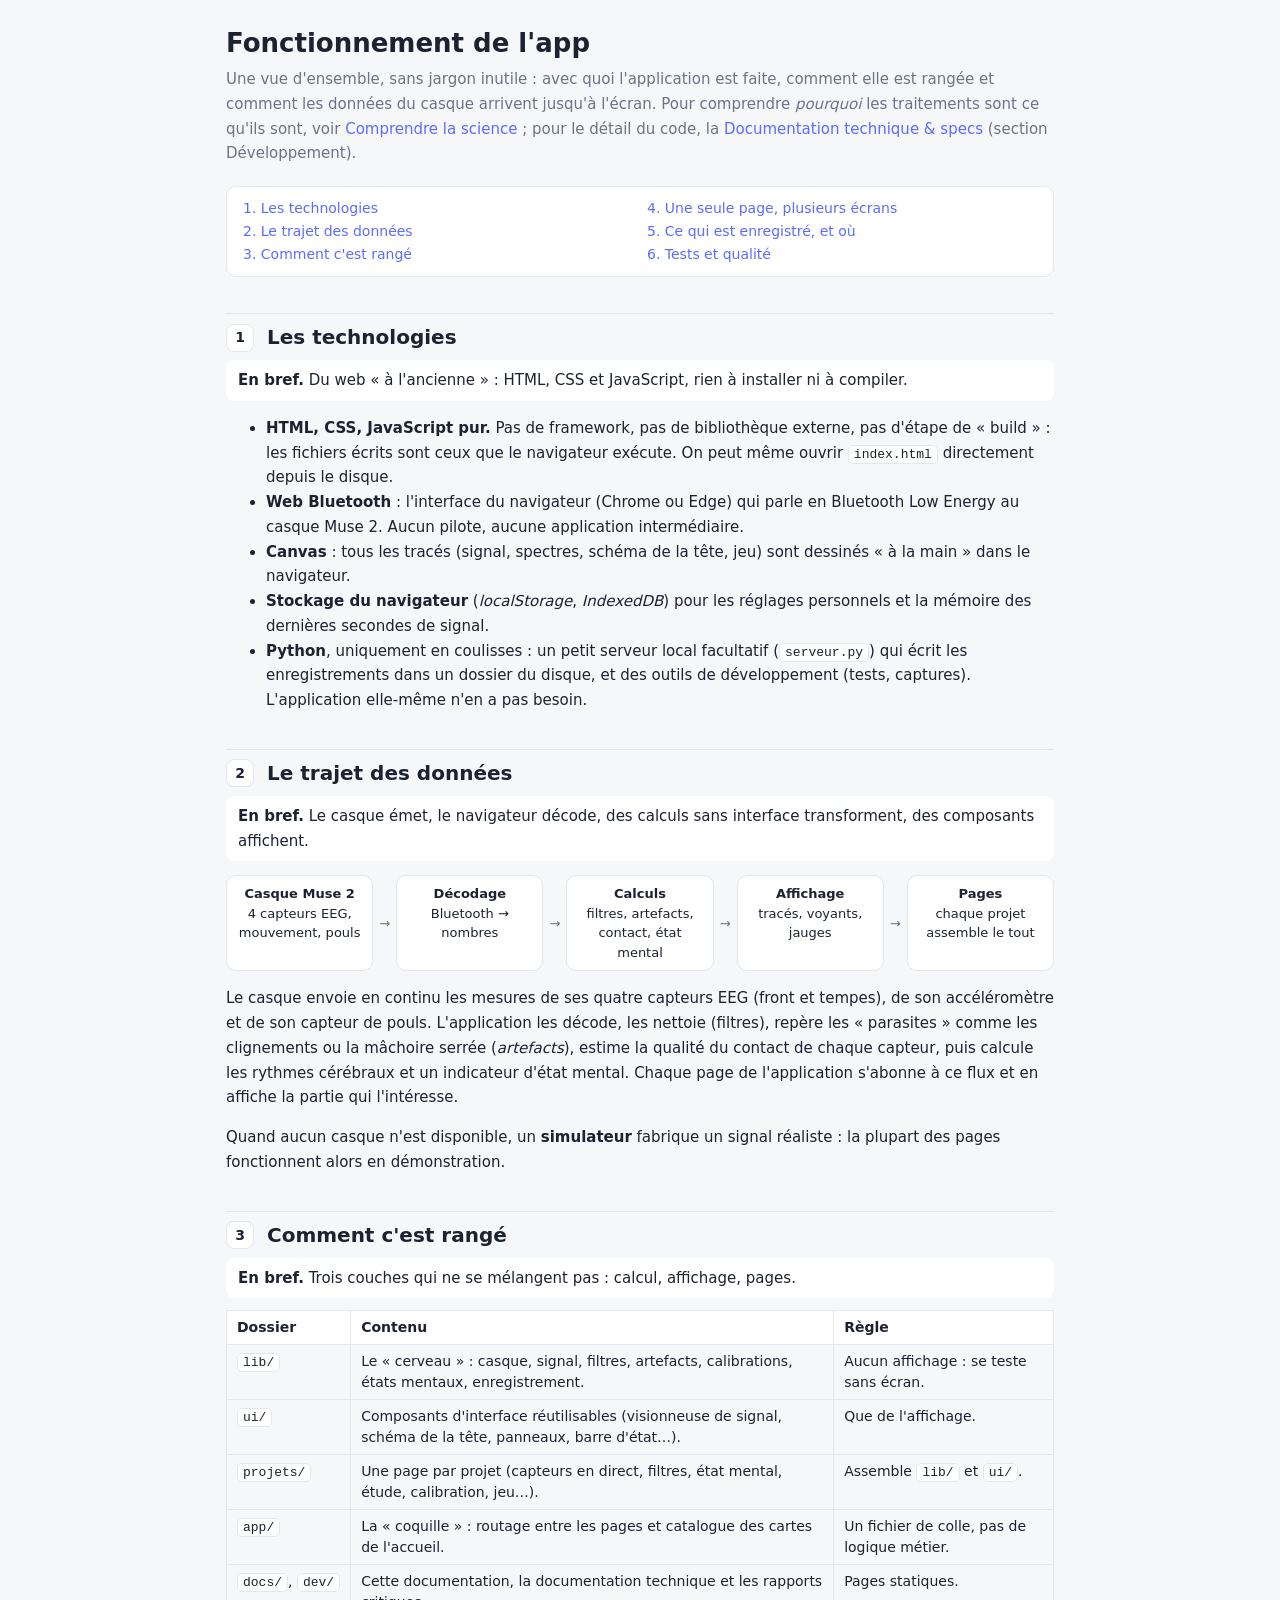
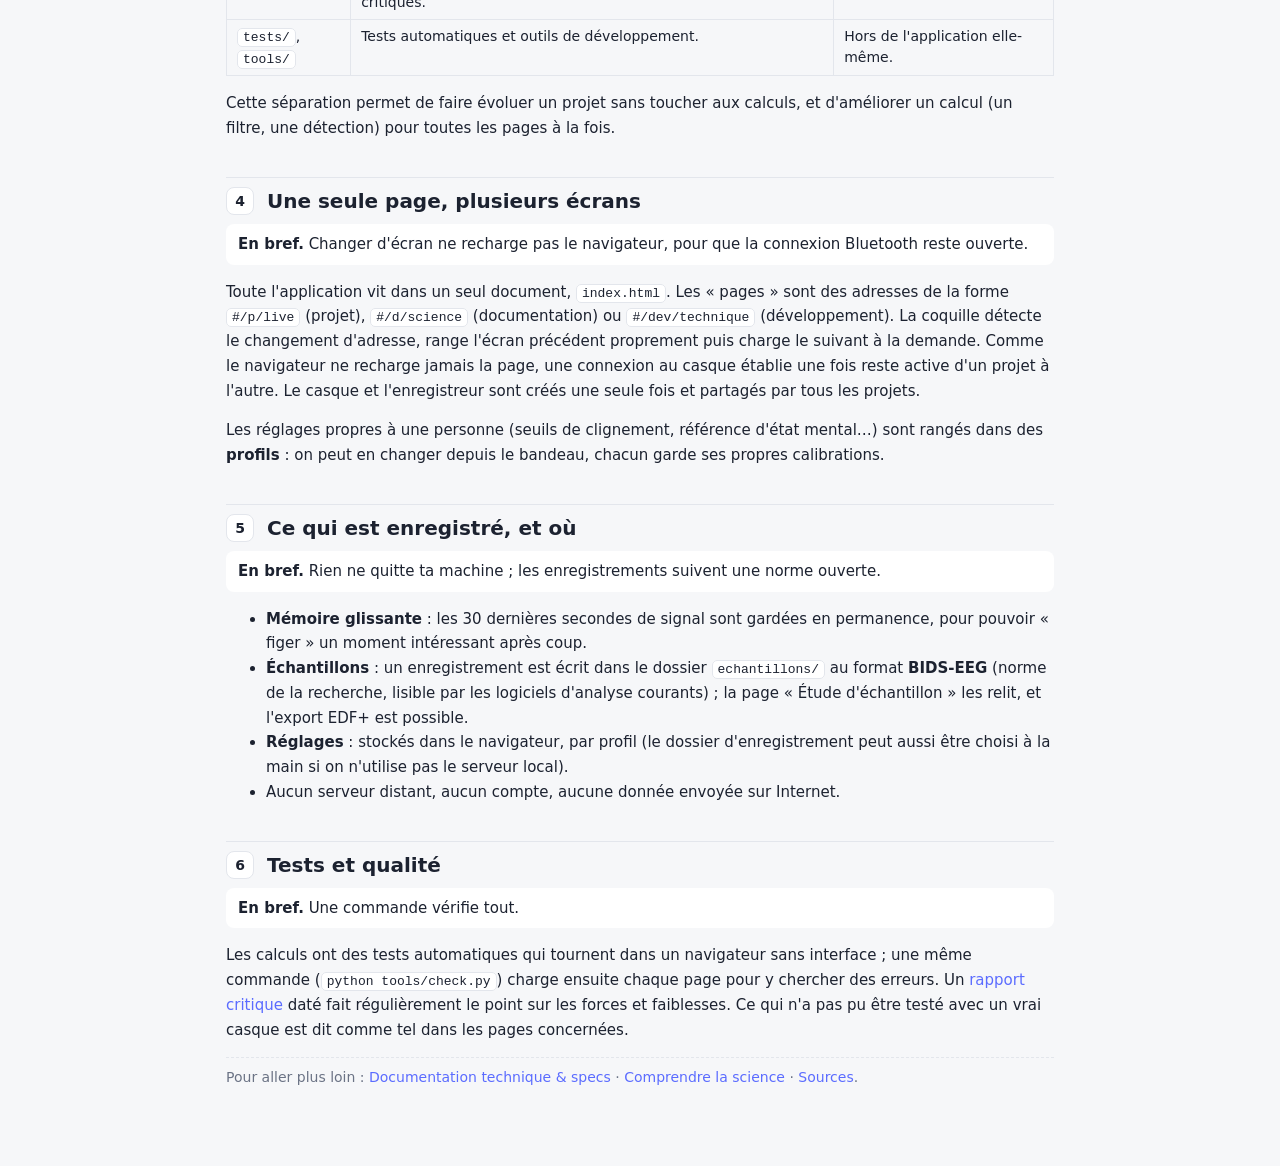
<file: docs/fonctionnement.html>
<!doctype html>
<html lang="fr">
<head>
<meta charset="utf-8">
<meta name="viewport" content="width=device-width, initial-scale=1">
<title>Fonctionnement de l'app – Muse 2 Lab</title>
<link rel="stylesheet" href="../assets/style.css">
<link rel="stylesheet" href="../assets/docs.css">
</head>
<body>
<article class="doc-page">
<h1>Fonctionnement de l'app</h1>
<p class="lead">Une vue d'ensemble, sans jargon inutile : avec quoi l'application est faite, comment elle est rangée et
comment les données du casque arrivent jusqu'à l'écran. Pour comprendre <em>pourquoi</em> les traitements sont ce qu'ils sont, voir
<a href="science.html">Comprendre la science</a> ; pour le détail du code, la
<a href="../index.html#/dev/technique" target="_top">Documentation technique &amp; specs</a> (section Développement).</p>

<nav class="toc">
  <a href="#techno">1. Les technologies</a>
  <a href="#trajet">2. Le trajet des données</a>
  <a href="#rangement">3. Comment c'est rangé</a>
  <a href="#navigation">4. Une seule page, plusieurs écrans</a>
  <a href="#stockage">5. Ce qui est enregistré, et où</a>
  <a href="#qualite">6. Tests et qualité</a>
</nav>

<h2 id="techno"><span class="num">1</span> Les technologies</h2>
<p class="brief"><b>En bref.</b> Du web « à l'ancienne » : HTML, CSS et JavaScript, rien à installer ni à compiler.</p>
<ul>
  <li><strong>HTML, CSS, JavaScript pur.</strong> Pas de framework, pas de bibliothèque externe, pas d'étape de « build » : les fichiers écrits sont
  ceux que le navigateur exécute. On peut même ouvrir <code>index.html</code> directement depuis le disque.</li>
  <li><strong>Web Bluetooth</strong> : l'interface du navigateur (Chrome ou Edge) qui parle en Bluetooth Low Energy au casque Muse 2.
  Aucun pilote, aucune application intermédiaire.</li>
  <li><strong>Canvas</strong> : tous les tracés (signal, spectres, schéma de la tête, jeu) sont dessinés « à la main » dans le navigateur.</li>
  <li><strong>Stockage du navigateur</strong> (<em>localStorage</em>, <em>IndexedDB</em>) pour les réglages personnels et la mémoire des dernières secondes de signal.</li>
  <li><strong>Python</strong>, uniquement en coulisses : un petit serveur local facultatif (<code>serveur.py</code>) qui écrit les enregistrements dans un
  dossier du disque, et des outils de développement (tests, captures). L'application elle-même n'en a pas besoin.</li>
</ul>

<h2 id="trajet"><span class="num">2</span> Le trajet des données</h2>
<p class="brief"><b>En bref.</b> Le casque émet, le navigateur décode, des calculs sans interface transforment, des composants affichent.</p>
<div class="flow">
  <div><b>Casque Muse 2</b>4 capteurs EEG, mouvement, pouls</div><div class="arrow">→</div>
  <div><b>Décodage</b>Bluetooth → nombres</div><div class="arrow">→</div>
  <div><b>Calculs</b>filtres, artefacts, contact, état mental</div><div class="arrow">→</div>
  <div><b>Affichage</b>tracés, voyants, jauges</div><div class="arrow">→</div>
  <div><b>Pages</b>chaque projet assemble le tout</div>
</div>
<p>Le casque envoie en continu les mesures de ses quatre capteurs EEG (front et tempes), de son accéléromètre et de son capteur de pouls.
L'application les décode, les nettoie (filtres), repère les « parasites » comme les clignements ou la mâchoire serrée (<em>artefacts</em>),
estime la qualité du contact de chaque capteur, puis calcule les rythmes cérébraux et un indicateur d'état mental.
Chaque page de l'application s'abonne à ce flux et en affiche la partie qui l'intéresse.</p>
<p>Quand aucun casque n'est disponible, un <strong>simulateur</strong> fabrique un signal réaliste : la plupart des pages fonctionnent alors en démonstration.</p>

<h2 id="rangement"><span class="num">3</span> Comment c'est rangé</h2>
<p class="brief"><b>En bref.</b> Trois couches qui ne se mélangent pas : calcul, affichage, pages.</p>
<table>
  <tr><th>Dossier</th><th>Contenu</th><th>Règle</th></tr>
  <tr><td><code>lib/</code></td><td>Le « cerveau » : casque, signal, filtres, artefacts, calibrations, états mentaux, enregistrement.</td><td>Aucun affichage : se teste sans écran.</td></tr>
  <tr><td><code>ui/</code></td><td>Composants d'interface réutilisables (visionneuse de signal, schéma de la tête, panneaux, barre d'état…).</td><td>Que de l'affichage.</td></tr>
  <tr><td><code>projets/</code></td><td>Une page par projet (capteurs en direct, filtres, état mental, étude, calibration, jeu…).</td><td>Assemble <code>lib/</code> et <code>ui/</code>.</td></tr>
  <tr><td><code>app/</code></td><td>La « coquille » : routage entre les pages et catalogue des cartes de l'accueil.</td><td>Un fichier de colle, pas de logique métier.</td></tr>
  <tr><td><code>docs/</code>, <code>dev/</code></td><td>Cette documentation, la documentation technique et les rapports critiques.</td><td>Pages statiques.</td></tr>
  <tr><td><code>tests/</code>, <code>tools/</code></td><td>Tests automatiques et outils de développement.</td><td>Hors de l'application elle-même.</td></tr>
</table>
<p>Cette séparation permet de faire évoluer un projet sans toucher aux calculs, et d'améliorer un calcul (un filtre, une détection) pour toutes les pages à la fois.</p>

<h2 id="navigation"><span class="num">4</span> Une seule page, plusieurs écrans</h2>
<p class="brief"><b>En bref.</b> Changer d'écran ne recharge pas le navigateur, pour que la connexion Bluetooth reste ouverte.</p>
<p>Toute l'application vit dans un seul document, <code>index.html</code>. Les « pages » sont des adresses de la forme <code>#/p/live</code>
(projet), <code>#/d/science</code> (documentation) ou <code>#/dev/technique</code> (développement). La coquille détecte le changement d'adresse,
range l'écran précédent proprement puis charge le suivant à la demande. Comme le navigateur ne recharge jamais la page, une connexion au casque
établie une fois reste active d'un projet à l'autre. Le casque et l'enregistreur sont créés une seule fois et partagés par tous les projets.</p>
<p>Les réglages propres à une personne (seuils de clignement, référence d'état mental…) sont rangés dans des <strong>profils</strong> : on peut en changer
depuis le bandeau, chacun garde ses propres calibrations.</p>

<h2 id="stockage"><span class="num">5</span> Ce qui est enregistré, et où</h2>
<p class="brief"><b>En bref.</b> Rien ne quitte ta machine ; les enregistrements suivent une norme ouverte.</p>
<ul>
  <li><strong>Mémoire glissante</strong> : les 30 dernières secondes de signal sont gardées en permanence, pour pouvoir « figer » un moment intéressant après coup.</li>
  <li><strong>Échantillons</strong> : un enregistrement est écrit dans le dossier <code>echantillons/</code> au format <strong>BIDS-EEG</strong> (norme de la recherche,
  lisible par les logiciels d'analyse courants) ; la page « Étude d'échantillon » les relit, et l'export EDF+ est possible.</li>
  <li><strong>Réglages</strong> : stockés dans le navigateur, par profil (le dossier d'enregistrement peut aussi être choisi à la main si on n'utilise pas le serveur local).</li>
  <li>Aucun serveur distant, aucun compte, aucune donnée envoyée sur Internet.</li>
</ul>

<h2 id="qualite"><span class="num">6</span> Tests et qualité</h2>
<p class="brief"><b>En bref.</b> Une commande vérifie tout.</p>
<p>Les calculs ont des tests automatiques qui tournent dans un navigateur sans interface ; une même commande (<code>python tools/check.py</code>) charge ensuite
chaque page pour y chercher des erreurs. Un <a href="../index.html#/dev/rapports" target="_top">rapport critique</a> daté fait régulièrement le point sur les forces et faiblesses.
Ce qui n'a pas pu être testé avec un vrai casque est dit comme tel dans les pages concernées.</p>

<p class="in-app">Pour aller plus loin : <a href="../index.html#/dev/technique" target="_top">Documentation technique &amp; specs</a> ·
<a href="science.html">Comprendre la science</a> · <a href="sources.html">Sources</a>.</p>
</article>
</body>
</html>
</file>
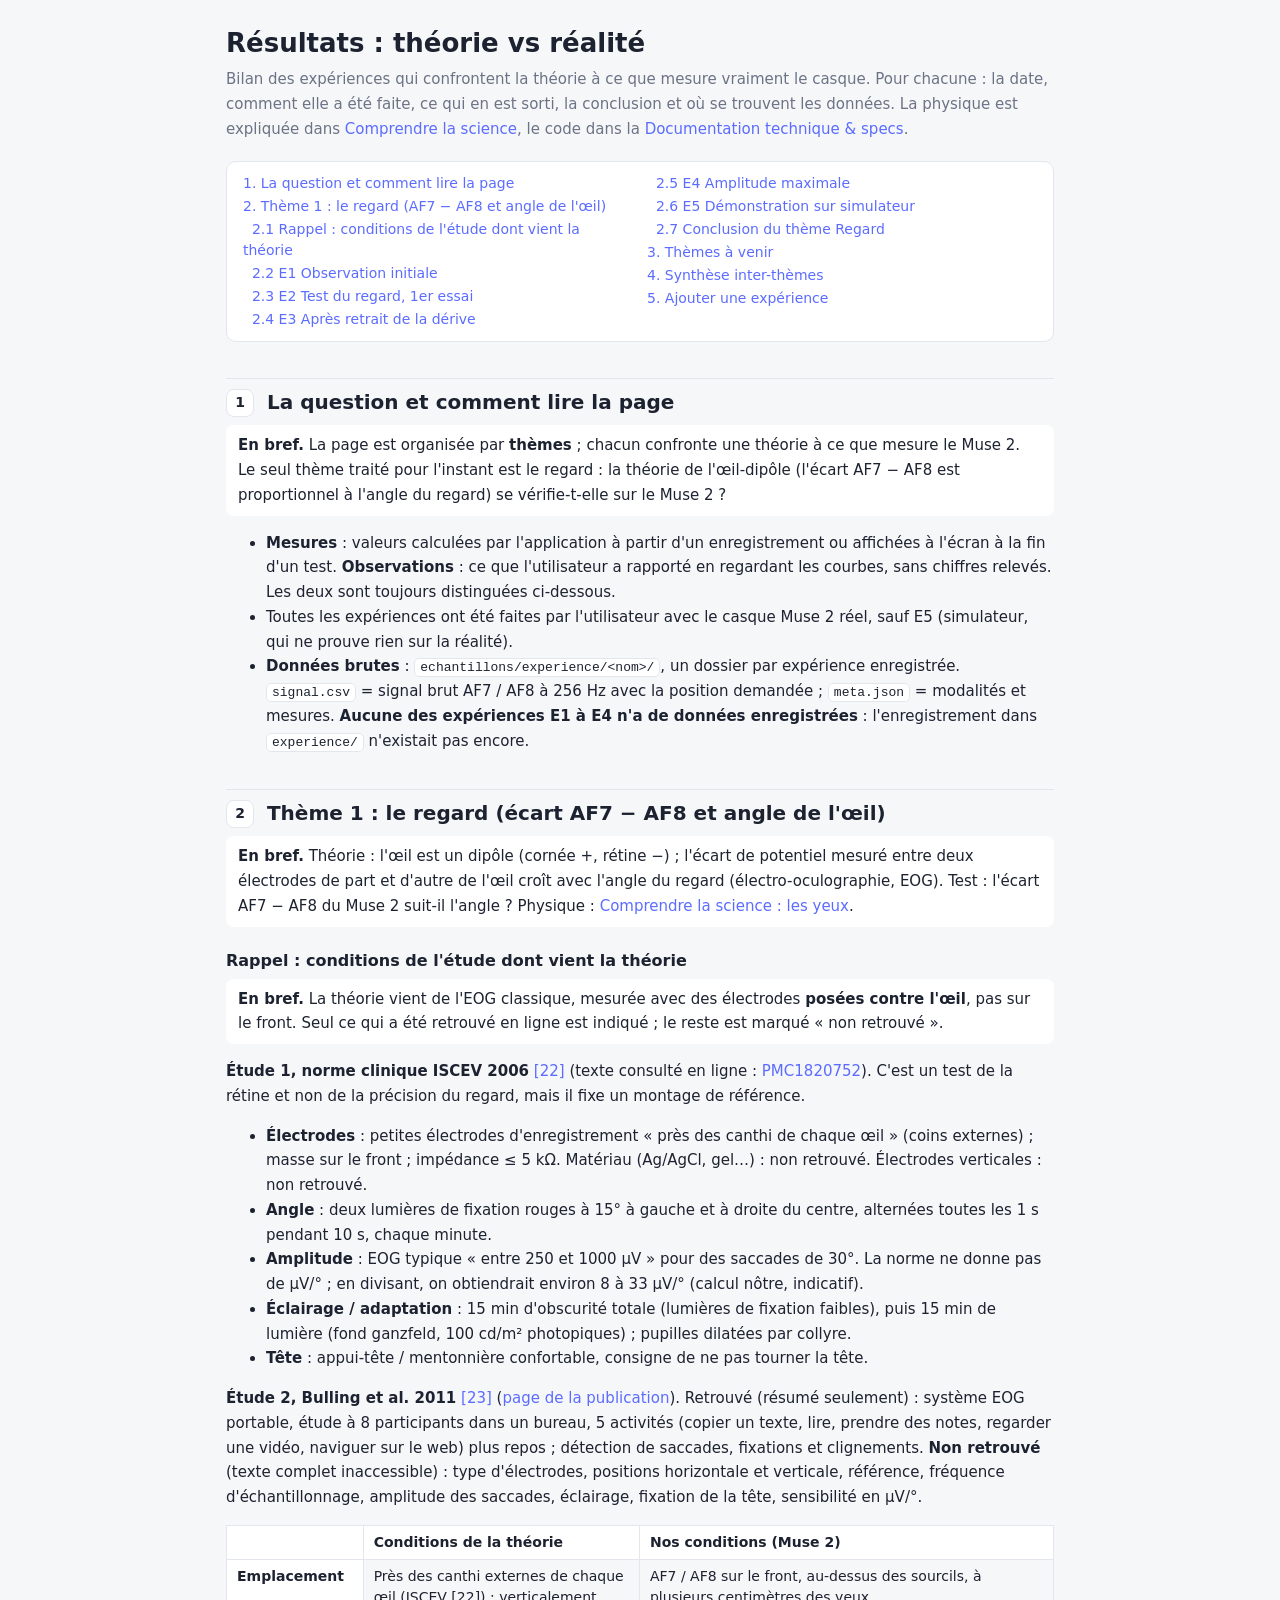
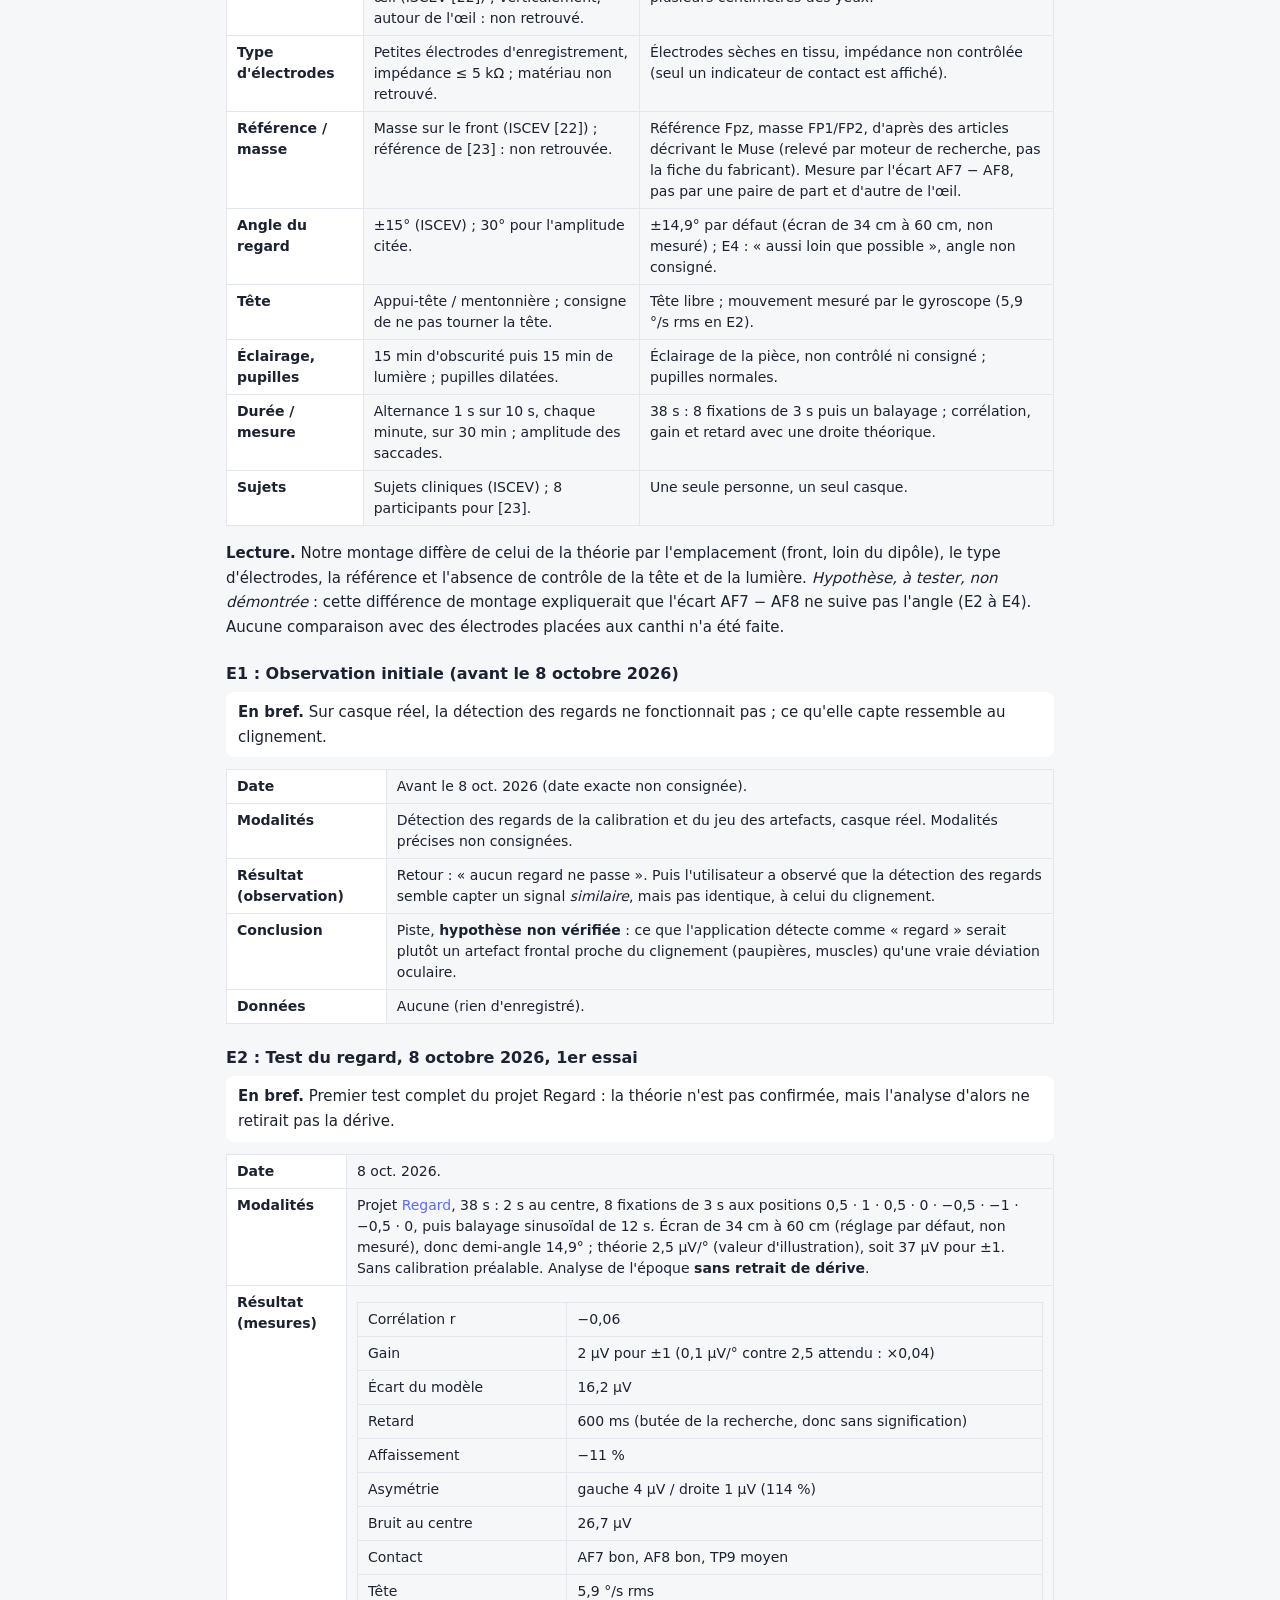
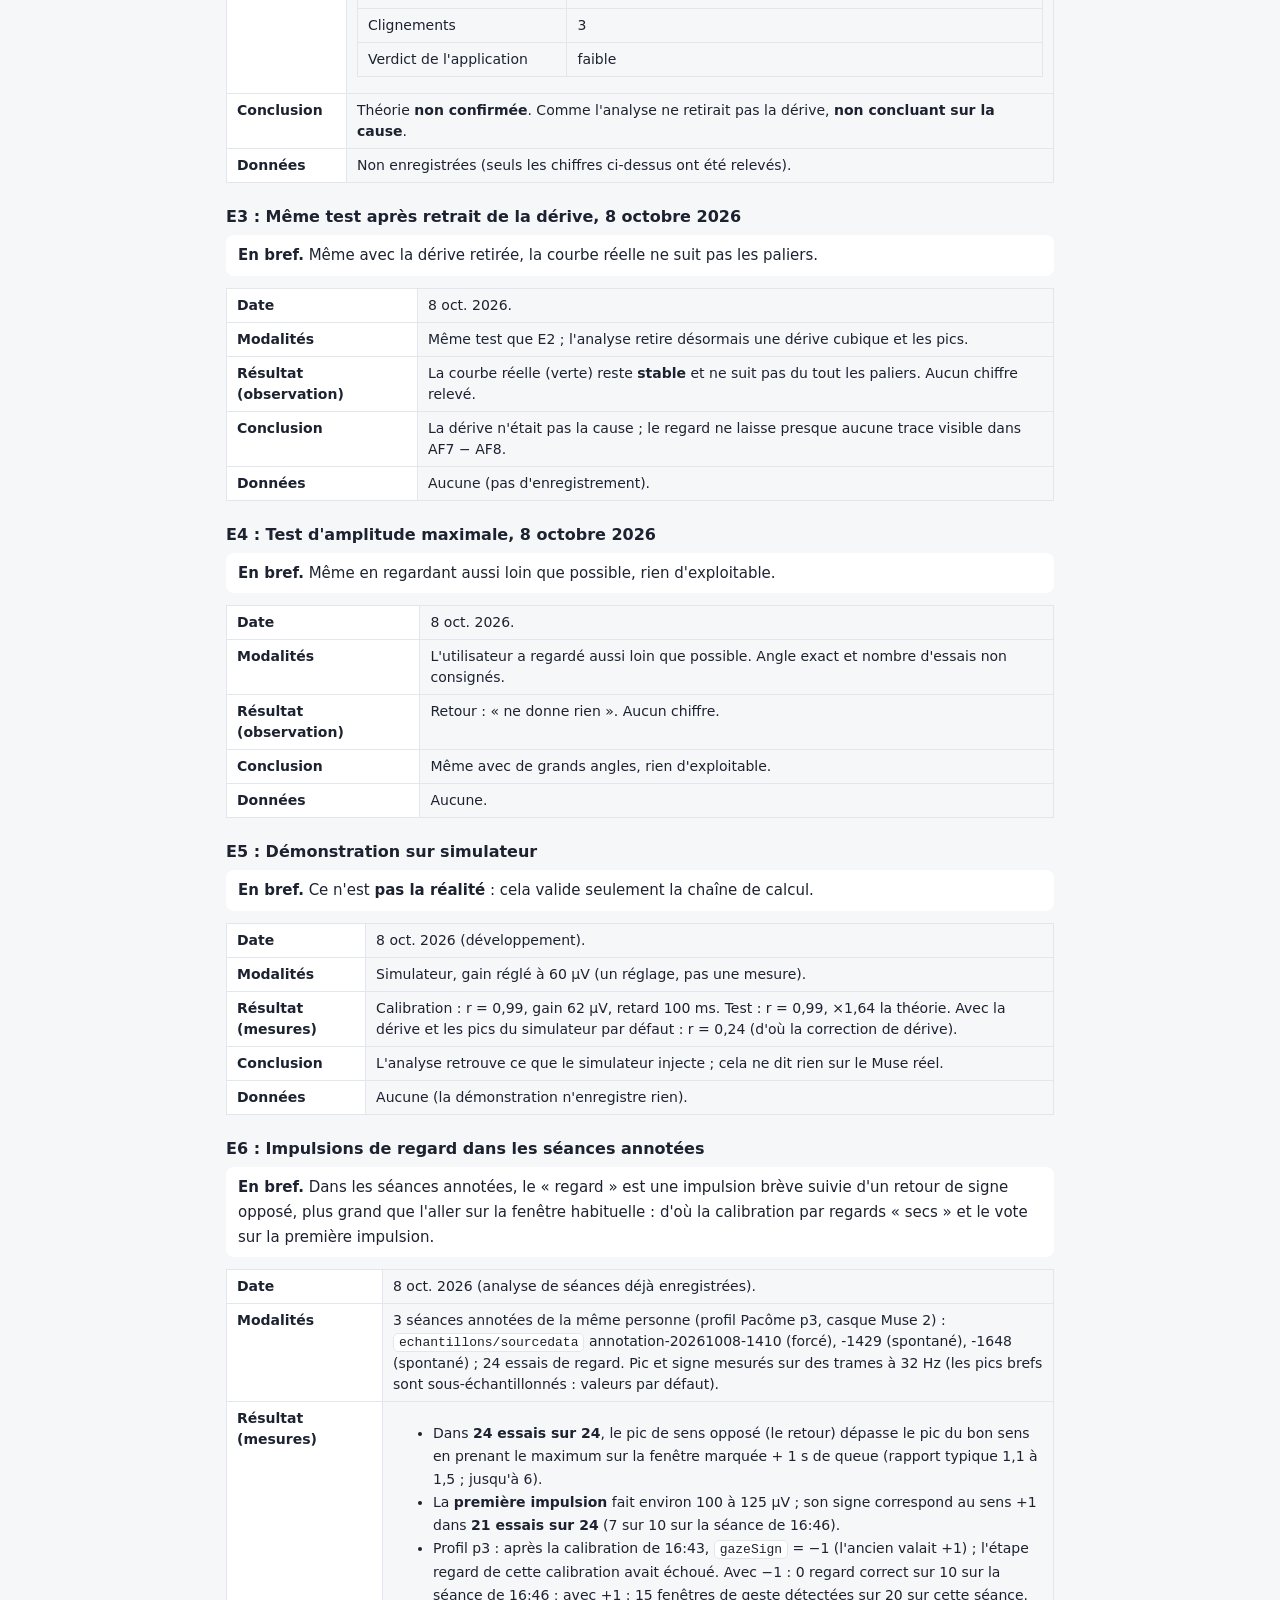
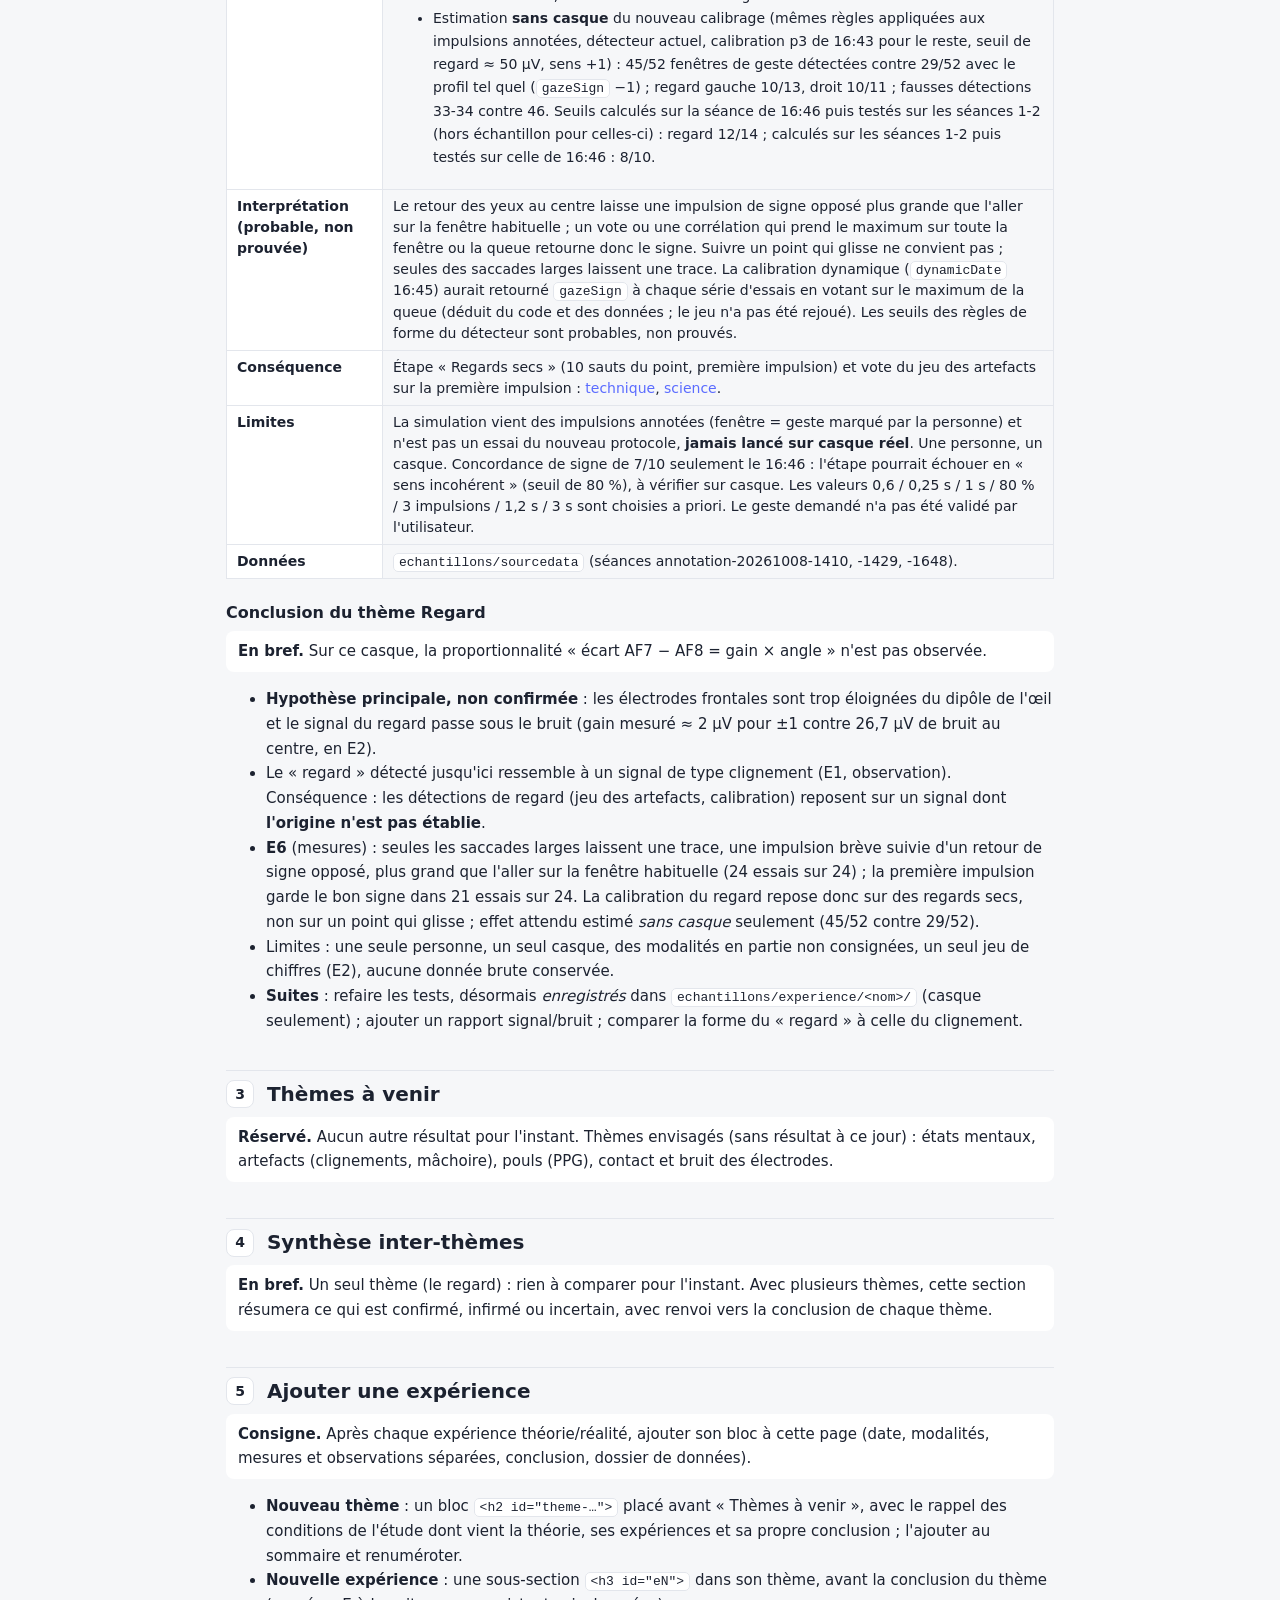
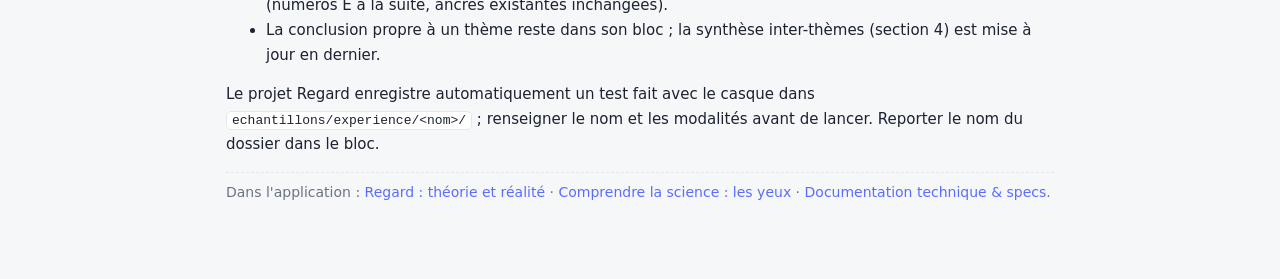
<file: docs/resultats.html>
<!doctype html>
<html lang="fr">
<head>
<meta charset="utf-8">
<meta name="viewport" content="width=device-width, initial-scale=1">
<title>Résultats : théorie vs réalité – Muse 2 Lab</title>
<link rel="stylesheet" href="../assets/style.css">
<link rel="stylesheet" href="../assets/docs.css">
</head>
<body>
<article class="doc-page">
<h1>Résultats : théorie vs réalité</h1>
<p class="lead">Bilan des expériences qui confrontent la théorie à ce que mesure vraiment le casque. Pour chacune : la date, comment elle a été
faite, ce qui en est sorti, la conclusion et où se trouvent les données. La physique est expliquée dans
<a href="science.html#yeux">Comprendre la science</a>, le code dans la
<a href="../index.html#/dev/technique" target="_top">Documentation technique &amp; specs</a>.</p>

<nav class="toc">
  <a href="#intro">1. La question et comment lire la page</a>
  <a href="#theme-regard">2. Thème 1 : le regard (AF7 − AF8 et angle de l'œil)</a>
  <a href="#rappel-etude">&nbsp;&nbsp;2.1 Rappel : conditions de l'étude dont vient la théorie</a>
  <a href="#e1">&nbsp;&nbsp;2.2 E1 Observation initiale</a>
  <a href="#e2">&nbsp;&nbsp;2.3 E2 Test du regard, 1er essai</a>
  <a href="#e3">&nbsp;&nbsp;2.4 E3 Après retrait de la dérive</a>
  <a href="#e4">&nbsp;&nbsp;2.5 E4 Amplitude maximale</a>
  <a href="#e5">&nbsp;&nbsp;2.6 E5 Démonstration sur simulateur</a>
  <a href="#conclusion-regard">&nbsp;&nbsp;2.7 Conclusion du thème Regard</a>
  <a href="#themes-a-venir">3. Thèmes à venir</a>
  <a href="#synthese">4. Synthèse inter-thèmes</a>
  <a href="#ajouter">5. Ajouter une expérience</a>
</nav>

<h2 id="intro"><span class="num">1</span> La question et comment lire la page</h2>
<p class="brief"><b>En bref.</b> La page est organisée par <strong>thèmes</strong> ; chacun confronte une théorie à ce que mesure le Muse 2. Le seul thème traité pour l'instant est le regard : la théorie de l'œil-dipôle (l'écart AF7 − AF8 est proportionnel à l'angle du regard) se vérifie-t-elle sur le Muse 2 ?</p>
<ul>
  <li><strong>Mesures</strong> : valeurs calculées par l'application à partir d'un enregistrement ou affichées à l'écran à la fin d'un test.
  <strong>Observations</strong> : ce que l'utilisateur a rapporté en regardant les courbes, sans chiffres relevés. Les deux sont toujours distinguées ci-dessous.</li>
  <li>Toutes les expériences ont été faites par l'utilisateur avec le casque Muse 2 réel, sauf E5 (simulateur, qui ne prouve rien sur la réalité).</li>
  <li><strong>Données brutes</strong> : <code>echantillons/experience/&lt;nom&gt;/</code>, un dossier par expérience enregistrée. <code>signal.csv</code> = signal brut
  AF7 / AF8 à 256 Hz avec la position demandée ; <code>meta.json</code> = modalités et mesures. <strong>Aucune des expériences E1 à E4 n'a de données enregistrées</strong> :
  l'enregistrement dans <code>experience/</code> n'existait pas encore.</li>
</ul>

<h2 id="theme-regard"><span class="num">2</span> Thème 1 : le regard (écart AF7 − AF8 et angle de l'œil)</h2>
<p class="brief"><b>En bref.</b> Théorie : l'œil est un dipôle (cornée +, rétine −) ; l'écart de potentiel mesuré entre deux électrodes de part et d'autre de l'œil croît avec l'angle du regard (électro-oculographie, EOG). Test : l'écart AF7 − AF8 du Muse 2 suit-il l'angle ? Physique : <a href="science.html#yeux">Comprendre la science : les yeux</a>.</p>

<h3 id="rappel-etude">Rappel : conditions de l'étude dont vient la théorie</h3>
<p class="brief"><b>En bref.</b> La théorie vient de l'EOG classique, mesurée avec des électrodes <strong>posées contre l'œil</strong>, pas sur le front. Seul ce qui a été retrouvé en ligne est indiqué ; le reste est marqué « non retrouvé ».</p>
<p><strong>Étude 1, norme clinique ISCEV 2006</strong> <a href="sources.html#r22">[22]</a> (texte consulté en ligne : <a href="https://pmc.ncbi.nlm.nih.gov/articles/PMC1820752" target="_blank" rel="noopener">PMC1820752</a>). C'est un test de la rétine et non de la précision du regard, mais il fixe un montage de référence.</p>
<ul>
  <li><strong>Électrodes</strong> : petites électrodes d'enregistrement « près des canthi de chaque œil » (coins externes) ; masse sur le front ; impédance ≤ 5 kΩ. Matériau (Ag/AgCl, gel…) : non retrouvé. Électrodes verticales : non retrouvé.</li>
  <li><strong>Angle</strong> : deux lumières de fixation rouges à 15° à gauche et à droite du centre, alternées toutes les 1 s pendant 10 s, chaque minute.</li>
  <li><strong>Amplitude</strong> : EOG typique « entre 250 et 1000 µV » pour des saccades de 30°. La norme ne donne pas de µV/° ; en divisant, on obtiendrait environ 8 à 33 µV/° (calcul nôtre, indicatif).</li>
  <li><strong>Éclairage / adaptation</strong> : 15 min d'obscurité totale (lumières de fixation faibles), puis 15 min de lumière (fond ganzfeld, 100 cd/m² photopiques) ; pupilles dilatées par collyre.</li>
  <li><strong>Tête</strong> : appui-tête / mentonnière confortable, consigne de ne pas tourner la tête.</li>
</ul>
<p><strong>Étude 2, Bulling et al. 2011</strong> <a href="sources.html#r23">[23]</a> (<a href="https://perceptualui.org/publications/bulling11_pami/" target="_blank" rel="noopener">page de la publication</a>). Retrouvé (résumé seulement) : système EOG portable, étude à 8 participants dans un bureau, 5 activités (copier un texte, lire, prendre des notes, regarder une vidéo, naviguer sur le web) plus repos ; détection de saccades, fixations et clignements. <strong>Non retrouvé</strong> (texte complet inaccessible) : type d'électrodes, positions horizontale et verticale, référence, fréquence d'échantillonnage, amplitude des saccades, éclairage, fixation de la tête, sensibilité en µV/°.</p>

<table>
  <tr><th></th><th>Conditions de la théorie</th><th>Nos conditions (Muse 2)</th></tr>
  <tr><th>Emplacement</th><td>Près des canthi externes de chaque œil (ISCEV [22]) ; verticalement, autour de l'œil : non retrouvé.</td><td>AF7 / AF8 sur le front, au-dessus des sourcils, à plusieurs centimètres des yeux.</td></tr>
  <tr><th>Type d'électrodes</th><td>Petites électrodes d'enregistrement, impédance ≤ 5 kΩ ; matériau non retrouvé.</td><td>Électrodes sèches en tissu, impédance non contrôlée (seul un indicateur de contact est affiché).</td></tr>
  <tr><th>Référence / masse</th><td>Masse sur le front (ISCEV [22]) ; référence de [23] : non retrouvée.</td><td>Référence Fpz, masse FP1/FP2, d'après des articles décrivant le Muse (relevé par moteur de recherche, pas la fiche du fabricant). Mesure par l'écart AF7 − AF8, pas par une paire de part et d'autre de l'œil.</td></tr>
  <tr><th>Angle du regard</th><td>±15° (ISCEV) ; 30° pour l'amplitude citée.</td><td>±14,9° par défaut (écran de 34 cm à 60 cm, non mesuré) ; E4 : « aussi loin que possible », angle non consigné.</td></tr>
  <tr><th>Tête</th><td>Appui-tête / mentonnière ; consigne de ne pas tourner la tête.</td><td>Tête libre ; mouvement mesuré par le gyroscope (5,9 °/s rms en E2).</td></tr>
  <tr><th>Éclairage, pupilles</th><td>15 min d'obscurité puis 15 min de lumière ; pupilles dilatées.</td><td>Éclairage de la pièce, non contrôlé ni consigné ; pupilles normales.</td></tr>
  <tr><th>Durée / mesure</th><td>Alternance 1 s sur 10 s, chaque minute, sur 30 min ; amplitude des saccades.</td><td>38 s : 8 fixations de 3 s puis un balayage ; corrélation, gain et retard avec une droite théorique.</td></tr>
  <tr><th>Sujets</th><td>Sujets cliniques (ISCEV) ; 8 participants pour [23].</td><td>Une seule personne, un seul casque.</td></tr>
</table>
<p><strong>Lecture.</strong> Notre montage diffère de celui de la théorie par l'emplacement (front, loin du dipôle), le type d'électrodes, la référence et l'absence de contrôle de la tête et de la lumière. <em>Hypothèse, à tester, non démontrée</em> : cette différence de montage expliquerait que l'écart AF7 − AF8 ne suive pas l'angle (E2 à E4). Aucune comparaison avec des électrodes placées aux canthi n'a été faite.</p>

<h3 id="e1"> E1 : Observation initiale (avant le 8 octobre 2026)</h3>
<p class="brief"><b>En bref.</b> Sur casque réel, la détection des regards ne fonctionnait pas ; ce qu'elle capte ressemble au clignement.</p>
<table>
  <tr><th>Date</th><td>Avant le 8 oct. 2026 (date exacte non consignée).</td></tr>
  <tr><th>Modalités</th><td>Détection des regards de la calibration et du jeu des artefacts, casque réel. Modalités précises non consignées.</td></tr>
  <tr><th>Résultat (observation)</th><td>Retour : « aucun regard ne passe ». Puis l'utilisateur a observé que la détection des regards semble capter un signal <em>similaire</em>, mais pas identique, à celui du clignement.</td></tr>
  <tr><th>Conclusion</th><td>Piste, <strong>hypothèse non vérifiée</strong> : ce que l'application détecte comme « regard » serait plutôt un artefact frontal proche du clignement (paupières, muscles) qu'une vraie déviation oculaire.</td></tr>
  <tr><th>Données</th><td>Aucune (rien d'enregistré).</td></tr>
</table>

<h3 id="e2"> E2 : Test du regard, 8 octobre 2026, 1er essai</h3>
<p class="brief"><b>En bref.</b> Premier test complet du projet Regard : la théorie n'est pas confirmée, mais l'analyse d'alors ne retirait pas la dérive.</p>
<table>
  <tr><th>Date</th><td>8 oct. 2026.</td></tr>
  <tr><th>Modalités</th><td>Projet <a href="../index.html#/p/regard" target="_top">Regard</a>, 38 s : 2 s au centre, 8 fixations de 3 s aux positions 0,5 · 1 · 0,5 · 0 · −0,5 · −1 · −0,5 · 0, puis balayage sinusoïdal de 12 s.
  Écran de 34 cm à 60 cm (réglage par défaut, non mesuré), donc demi-angle 14,9° ; théorie 2,5 µV/° (valeur d'illustration), soit 37 µV pour ±1.
  Sans calibration préalable. Analyse de l'époque <strong>sans retrait de dérive</strong>.</td></tr>
  <tr><th>Résultat (mesures)</th><td>
    <table>
      <tr><td>Corrélation r</td><td>−0,06</td></tr>
      <tr><td>Gain</td><td>2 µV pour ±1 (0,1 µV/° contre 2,5 attendu : ×0,04)</td></tr>
      <tr><td>Écart du modèle</td><td>16,2 µV</td></tr>
      <tr><td>Retard</td><td>600 ms (butée de la recherche, donc sans signification)</td></tr>
      <tr><td>Affaissement</td><td>−11 %</td></tr>
      <tr><td>Asymétrie</td><td>gauche 4 µV / droite 1 µV (114 %)</td></tr>
      <tr><td>Bruit au centre</td><td>26,7 µV</td></tr>
      <tr><td>Contact</td><td>AF7 bon, AF8 bon, TP9 moyen</td></tr>
      <tr><td>Tête</td><td>5,9 °/s rms</td></tr>
      <tr><td>Clignements</td><td>3</td></tr>
      <tr><td>Verdict de l'application</td><td>faible</td></tr>
    </table></td></tr>
  <tr><th>Conclusion</th><td>Théorie <strong>non confirmée</strong>. Comme l'analyse ne retirait pas la dérive, <strong>non concluant sur la cause</strong>.</td></tr>
  <tr><th>Données</th><td>Non enregistrées (seuls les chiffres ci-dessus ont été relevés).</td></tr>
</table>

<h3 id="e3"> E3 : Même test après retrait de la dérive, 8 octobre 2026</h3>
<p class="brief"><b>En bref.</b> Même avec la dérive retirée, la courbe réelle ne suit pas les paliers.</p>
<table>
  <tr><th>Date</th><td>8 oct. 2026.</td></tr>
  <tr><th>Modalités</th><td>Même test que E2 ; l'analyse retire désormais une dérive cubique et les pics.</td></tr>
  <tr><th>Résultat (observation)</th><td>La courbe réelle (verte) reste <strong>stable</strong> et ne suit pas du tout les paliers. Aucun chiffre relevé.</td></tr>
  <tr><th>Conclusion</th><td>La dérive n'était pas la cause ; le regard ne laisse presque aucune trace visible dans AF7 − AF8.</td></tr>
  <tr><th>Données</th><td>Aucune (pas d'enregistrement).</td></tr>
</table>

<h3 id="e4"> E4 : Test d'amplitude maximale, 8 octobre 2026</h3>
<p class="brief"><b>En bref.</b> Même en regardant aussi loin que possible, rien d'exploitable.</p>
<table>
  <tr><th>Date</th><td>8 oct. 2026.</td></tr>
  <tr><th>Modalités</th><td>L'utilisateur a regardé aussi loin que possible. Angle exact et nombre d'essais non consignés.</td></tr>
  <tr><th>Résultat (observation)</th><td>Retour : « ne donne rien ». Aucun chiffre.</td></tr>
  <tr><th>Conclusion</th><td>Même avec de grands angles, rien d'exploitable.</td></tr>
  <tr><th>Données</th><td>Aucune.</td></tr>
</table>

<h3 id="e5"> E5 : Démonstration sur simulateur</h3>
<p class="brief"><b>En bref.</b> Ce n'est <strong>pas la réalité</strong> : cela valide seulement la chaîne de calcul.</p>
<table>
  <tr><th>Date</th><td>8 oct. 2026 (développement).</td></tr>
  <tr><th>Modalités</th><td>Simulateur, gain réglé à 60 µV (un réglage, pas une mesure).</td></tr>
  <tr><th>Résultat (mesures)</th><td>Calibration : r = 0,99, gain 62 µV, retard 100 ms. Test : r = 0,99, ×1,64 la théorie. Avec la dérive et les pics du simulateur par défaut : r = 0,24 (d'où la correction de dérive).</td></tr>
  <tr><th>Conclusion</th><td>L'analyse retrouve ce que le simulateur injecte ; cela ne dit rien sur le Muse réel.</td></tr>
  <tr><th>Données</th><td>Aucune (la démonstration n'enregistre rien).</td></tr>
</table>

<h3 id="e6"> E6 : Impulsions de regard dans les séances annotées</h3>
<p class="brief"><b>En bref.</b> Dans les séances annotées, le « regard » est une impulsion brève suivie d'un retour de signe opposé, plus grand que l'aller sur la fenêtre habituelle : d'où la calibration par regards « secs » et le vote sur la première impulsion.</p>
<table>
  <tr><th>Date</th><td>8 oct. 2026 (analyse de séances déjà enregistrées).</td></tr>
  <tr><th>Modalités</th><td>3 séances annotées de la même personne (profil Pacôme p3, casque Muse 2) : <code>echantillons/sourcedata</code> annotation-20261008-1410 (forcé), -1429 (spontané), -1648 (spontané) ; 24 essais de regard. Pic et signe mesurés sur des trames à 32 Hz (les pics brefs sont sous-échantillonnés : valeurs par défaut).</td></tr>
  <tr><th>Résultat (mesures)</th><td>
    <ul>
      <li>Dans <strong>24 essais sur 24</strong>, le pic de sens opposé (le retour) dépasse le pic du bon sens en prenant le maximum sur la fenêtre marquée + 1 s de queue (rapport typique 1,1 à 1,5 ; jusqu'à 6).</li>
      <li>La <strong>première impulsion</strong> fait environ 100 à 125 µV ; son signe correspond au sens +1 dans <strong>21 essais sur 24</strong> (7 sur 10 sur la séance de 16:46).</li>
      <li>Profil p3 : après la calibration de 16:43, <code>gazeSign</code> = −1 (l'ancien valait +1) ; l'étape regard de cette calibration avait échoué. Avec −1 : 0 regard correct sur 10 sur la séance de 16:46 ; avec +1 : 15 fenêtres de geste détectées sur 20 sur cette séance.</li>
      <li>Estimation <strong>sans casque</strong> du nouveau calibrage (mêmes règles appliquées aux impulsions annotées, détecteur actuel, calibration p3 de 16:43 pour le reste, seuil de regard ≈ 50 µV, sens +1) : 45/52 fenêtres de geste détectées contre 29/52 avec le profil tel quel (<code>gazeSign</code> −1) ; regard gauche 10/13, droit 10/11 ; fausses détections 33-34 contre 46. Seuils calculés sur la séance de 16:46 puis testés sur les séances 1-2 (hors échantillon pour celles-ci) : regard 12/14 ; calculés sur les séances 1-2 puis testés sur celle de 16:46 : 8/10.</li>
    </ul></td></tr>
  <tr><th>Interprétation (probable, non prouvée)</th><td>Le retour des yeux au centre laisse une impulsion de signe opposé plus grande que l'aller sur la fenêtre habituelle ; un vote ou une corrélation qui prend le maximum sur toute la fenêtre ou la queue retourne donc le signe. Suivre un point qui glisse ne convient pas ; seules des saccades larges laissent une trace. La calibration dynamique (<code>dynamicDate</code> 16:45) aurait retourné <code>gazeSign</code> à chaque série d'essais en votant sur le maximum de la queue (déduit du code et des données ; le jeu n'a pas été rejoué). Les seuils des règles de forme du détecteur sont probables, non prouvés.</td></tr>
  <tr><th>Conséquence</th><td>Étape « Regards secs » (10 sauts du point, première impulsion) et vote du jeu des artefacts sur la première impulsion : <a href="technique.html#calibration">technique</a>, <a href="science.html#calibration">science</a>.</td></tr>
  <tr><th>Limites</th><td>La simulation vient des impulsions annotées (fenêtre = geste marqué par la personne) et n'est pas un essai du nouveau protocole, <strong>jamais lancé sur casque réel</strong>. Une personne, un casque. Concordance de signe de 7/10 seulement le 16:46 : l'étape pourrait échouer en « sens incohérent » (seuil de 80 %), à vérifier sur casque. Les valeurs 0,6 / 0,25 s / 1 s / 80 % / 3 impulsions / 1,2 s / 3 s sont choisies a priori. Le geste demandé n'a pas été validé par l'utilisateur.</td></tr>
  <tr><th>Données</th><td><code>echantillons/sourcedata</code> (séances annotation-20261008-1410, -1429, -1648).</td></tr>
</table>

<h3 id="conclusion-regard">Conclusion du thème Regard</h3>
<p class="brief"><b>En bref.</b> Sur ce casque, la proportionnalité « écart AF7 − AF8 = gain × angle » n'est pas observée.</p>
<ul>
  <li><strong>Hypothèse principale, non confirmée</strong> : les électrodes frontales sont trop éloignées du dipôle de l'œil et le signal du regard passe sous le bruit
  (gain mesuré ≈ 2 µV pour ±1 contre 26,7 µV de bruit au centre, en E2).</li>
  <li>Le « regard » détecté jusqu'ici ressemble à un signal de type clignement (E1, observation). Conséquence : les détections de regard (jeu des artefacts, calibration)
  reposent sur un signal dont <strong>l'origine n'est pas établie</strong>.</li>
  <li><strong>E6</strong> (mesures) : seules les saccades larges laissent une trace, une impulsion brève suivie d'un retour de signe opposé, plus grand que l'aller sur la fenêtre habituelle (24 essais sur 24) ; la première impulsion garde le bon signe dans 21 essais sur 24. La calibration du regard repose donc sur des regards secs, non sur un point qui glisse ; effet attendu estimé <em>sans casque</em> seulement (45/52 contre 29/52).</li>
  <li>Limites : une seule personne, un seul casque, des modalités en partie non consignées, un seul jeu de chiffres (E2), aucune donnée brute conservée.</li>
  <li><strong>Suites</strong> : refaire les tests, désormais <em>enregistrés</em> dans <code>echantillons/experience/&lt;nom&gt;/</code> (casque seulement) ; ajouter un rapport
  signal/bruit ; comparer la forme du « regard » à celle du clignement.</li>
</ul>


<h2 id="themes-a-venir"><span class="num">3</span> Thèmes à venir</h2>
<p class="brief"><b>Réservé.</b> Aucun autre résultat pour l'instant. Thèmes envisagés (sans résultat à ce jour) : états mentaux, artefacts (clignements, mâchoire), pouls (PPG), contact et bruit des électrodes.</p>

<h2 id="synthese"><span class="num">4</span> Synthèse inter-thèmes</h2>
<p class="brief"><b>En bref.</b> Un seul thème (le regard) : rien à comparer pour l'instant. Avec plusieurs thèmes, cette section résumera ce qui est confirmé, infirmé ou incertain, avec renvoi vers la conclusion de chaque thème.</p>

<h2 id="ajouter"><span class="num">5</span> Ajouter une expérience</h2>
<p class="brief"><b>Consigne.</b> Après chaque expérience théorie/réalité, ajouter son bloc à cette page (date, modalités, mesures et observations séparées, conclusion, dossier de données).</p>
<ul>
  <li><strong>Nouveau thème</strong> : un bloc <code>&lt;h2 id="theme-…"&gt;</code> placé avant « Thèmes à venir », avec le rappel des conditions de l'étude dont vient la théorie, ses expériences et sa propre conclusion ; l'ajouter au sommaire et renuméroter.</li>
  <li><strong>Nouvelle expérience</strong> : une sous-section <code>&lt;h3 id="eN"&gt;</code> dans son thème, avant la conclusion du thème (numéros E à la suite, ancres existantes inchangées).</li>
  <li>La conclusion propre à un thème reste dans son bloc ; la synthèse inter-thèmes (section 4) est mise à jour en dernier.</li>
</ul>
<p>Le projet Regard enregistre automatiquement un test fait avec le casque dans <code>echantillons/experience/&lt;nom&gt;/</code> ; renseigner le nom et les modalités avant de lancer. Reporter le nom du dossier dans le bloc.</p>

<p class="in-app">Dans l'application : <a href="../index.html#/p/regard" target="_top">Regard : théorie et réalité</a> ·
<a href="science.html#yeux">Comprendre la science : les yeux</a> · <a href="../index.html#/dev/technique" target="_top">Documentation technique &amp; specs</a>.</p>
</article>
</body>
</html>
</file>
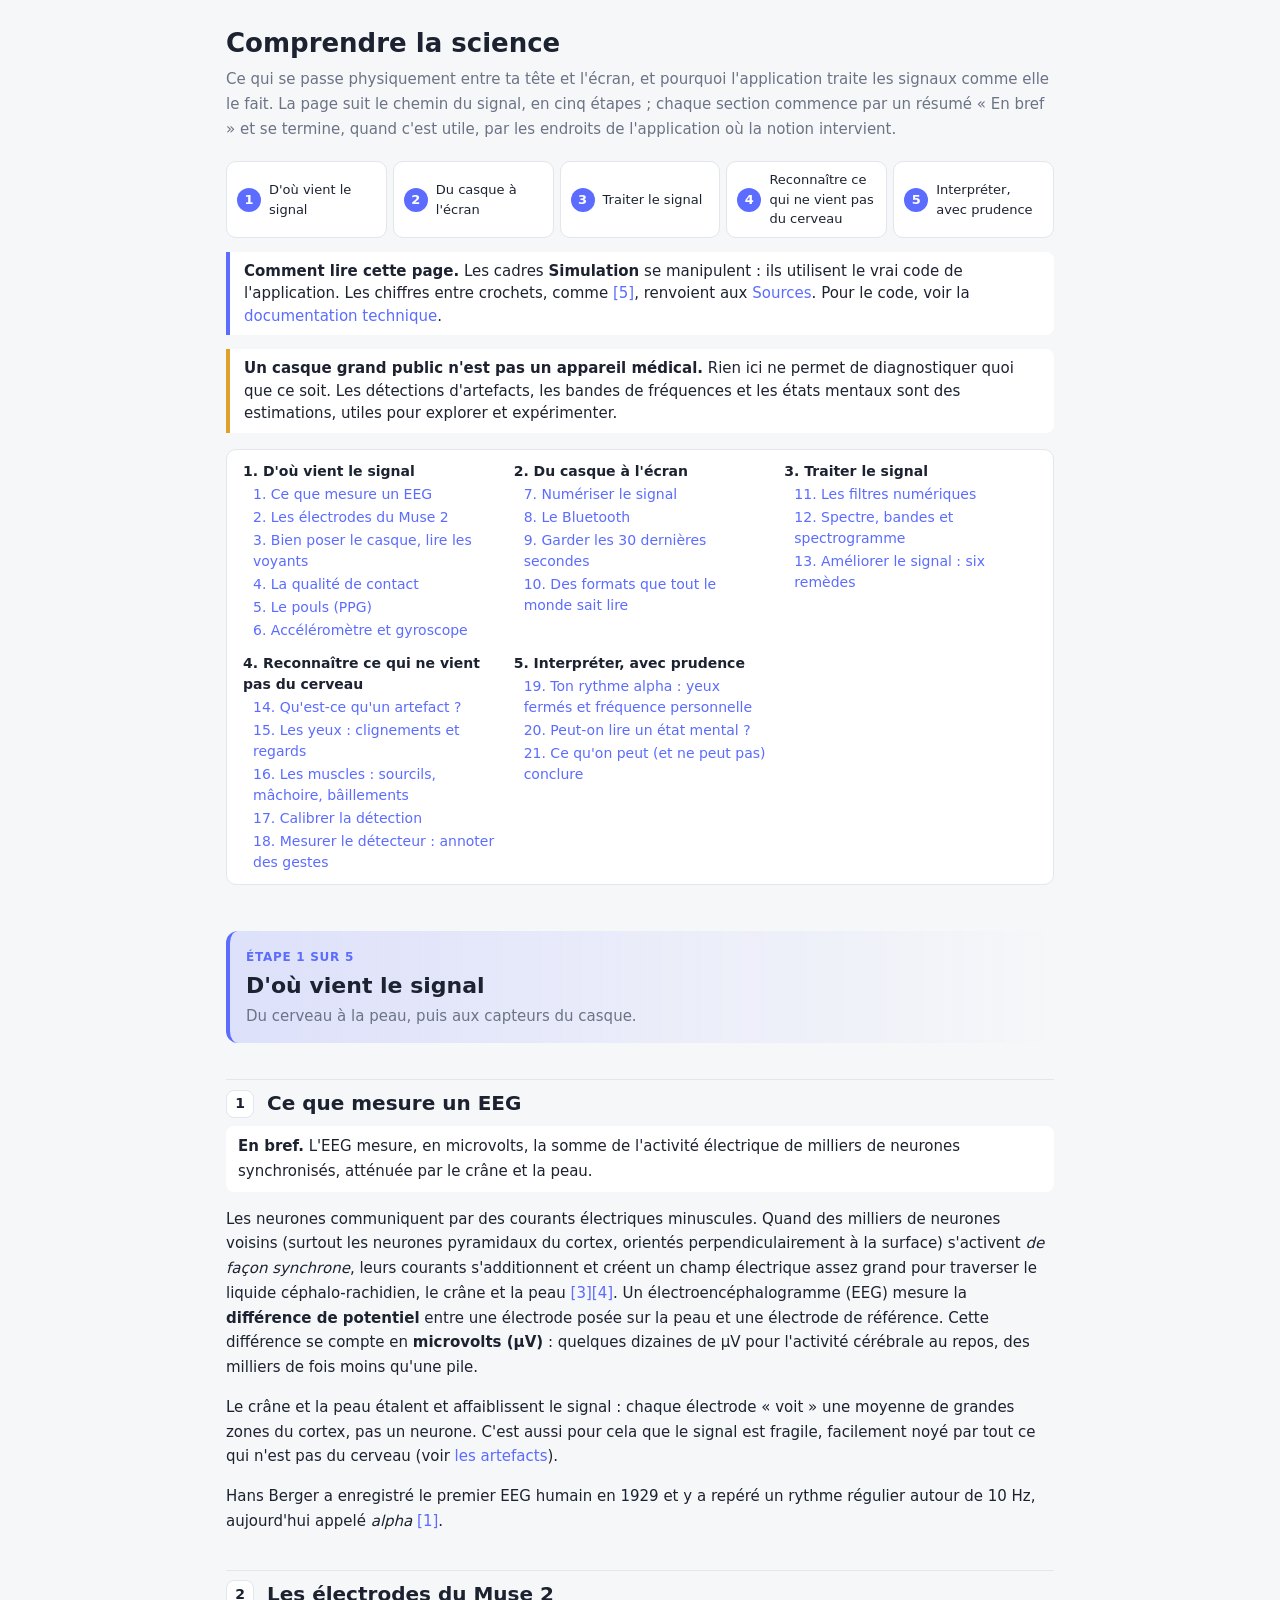
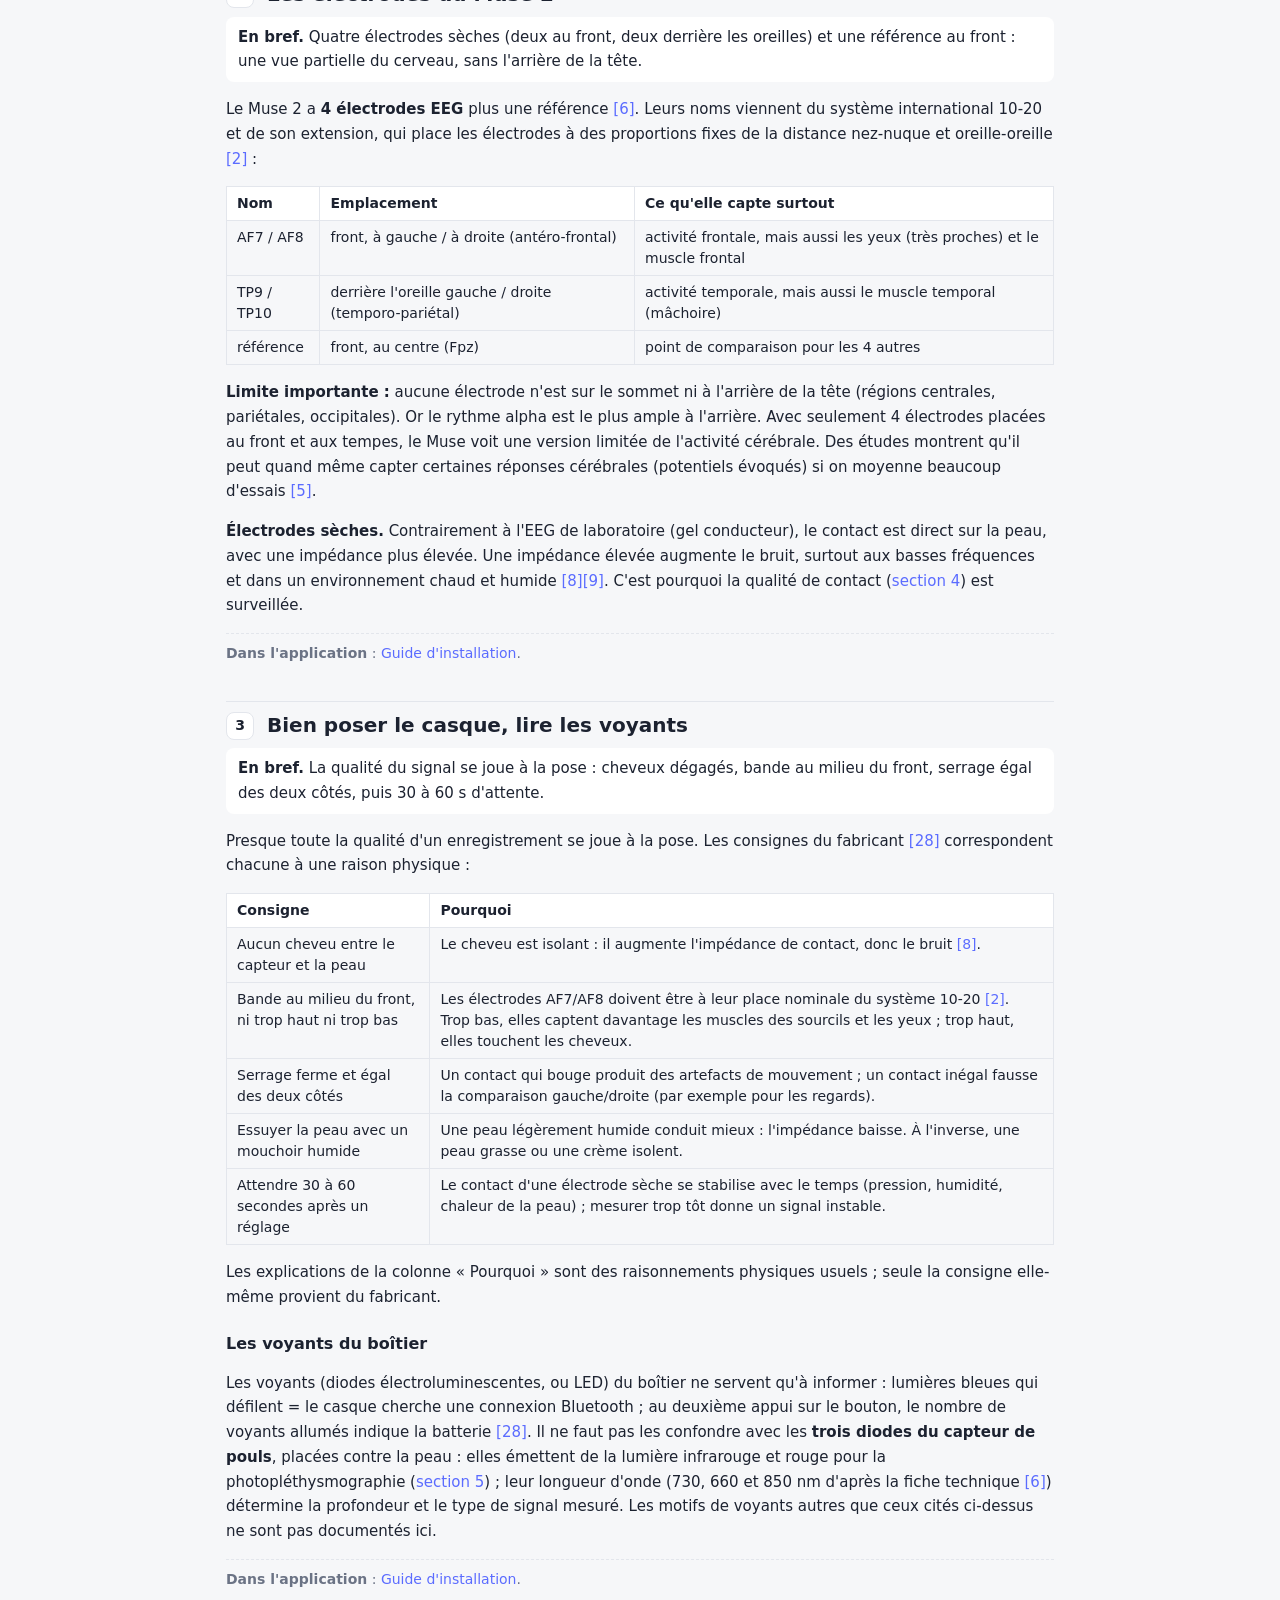
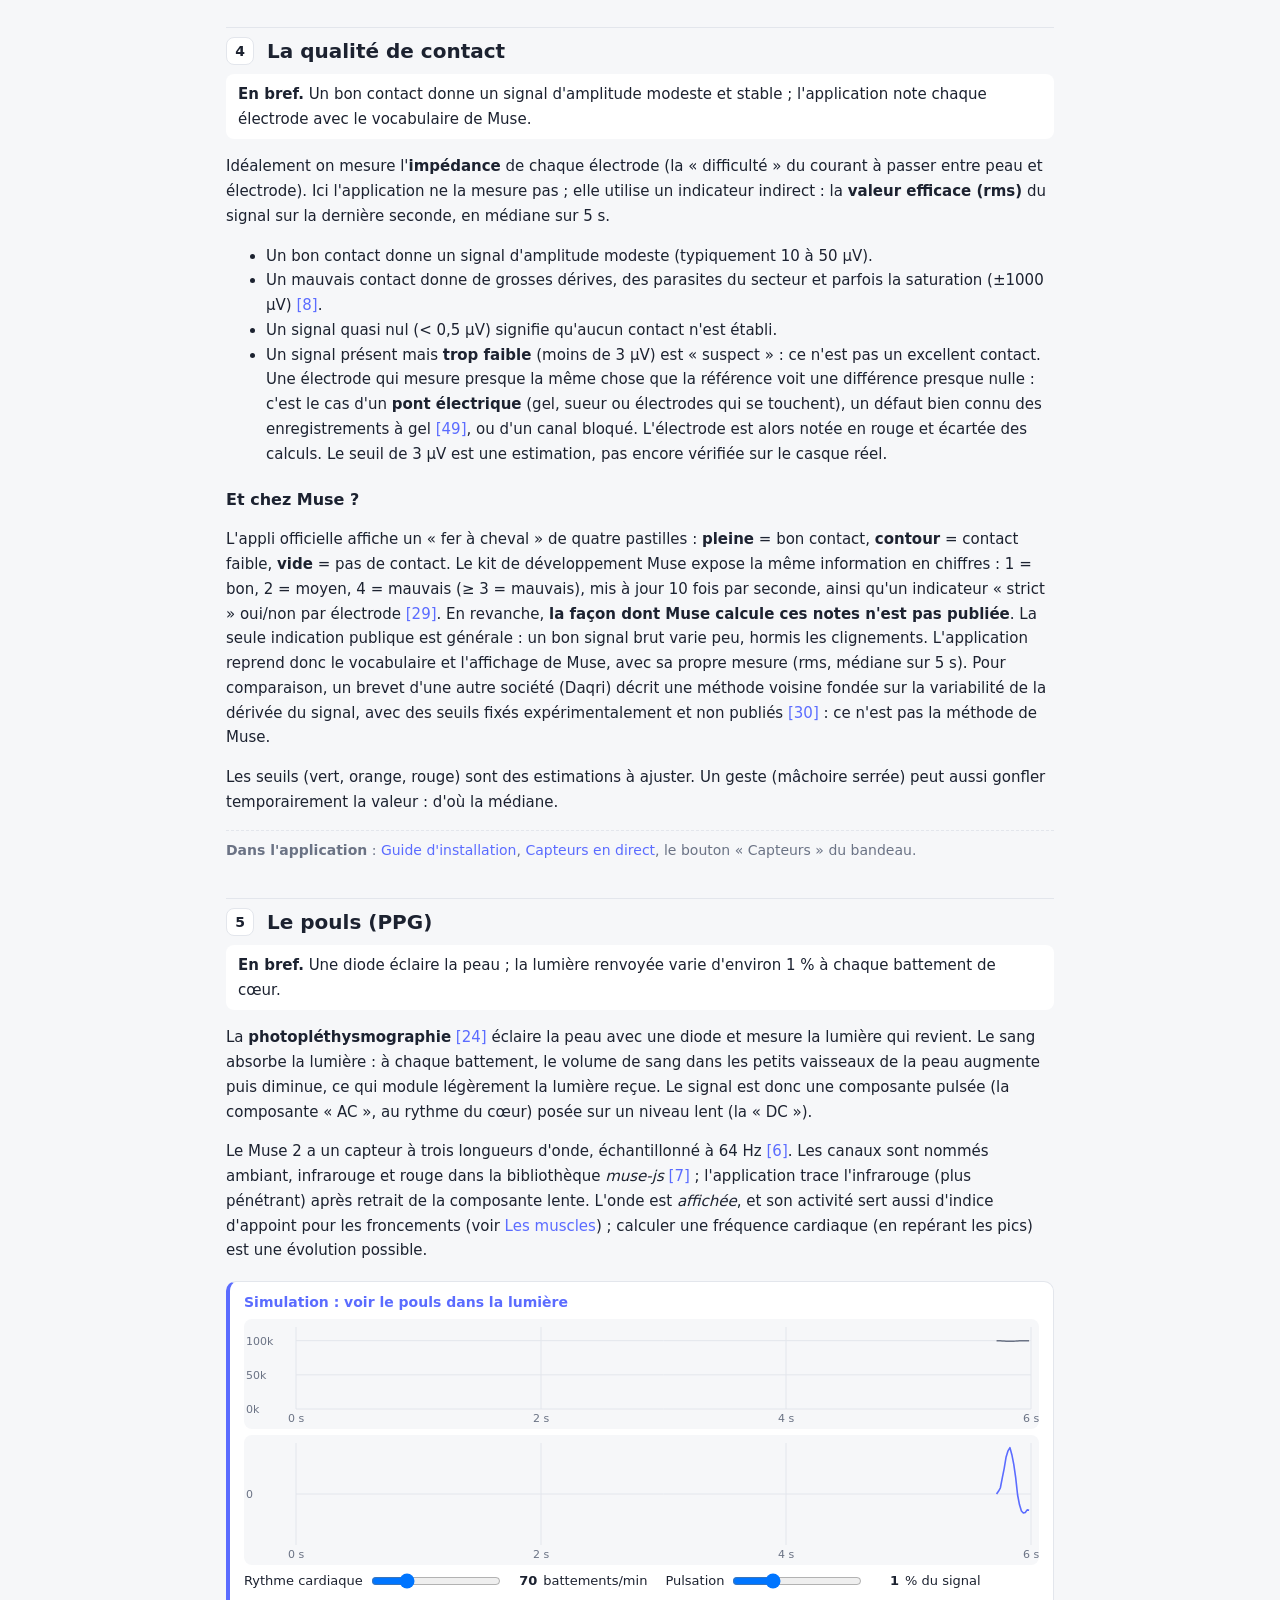
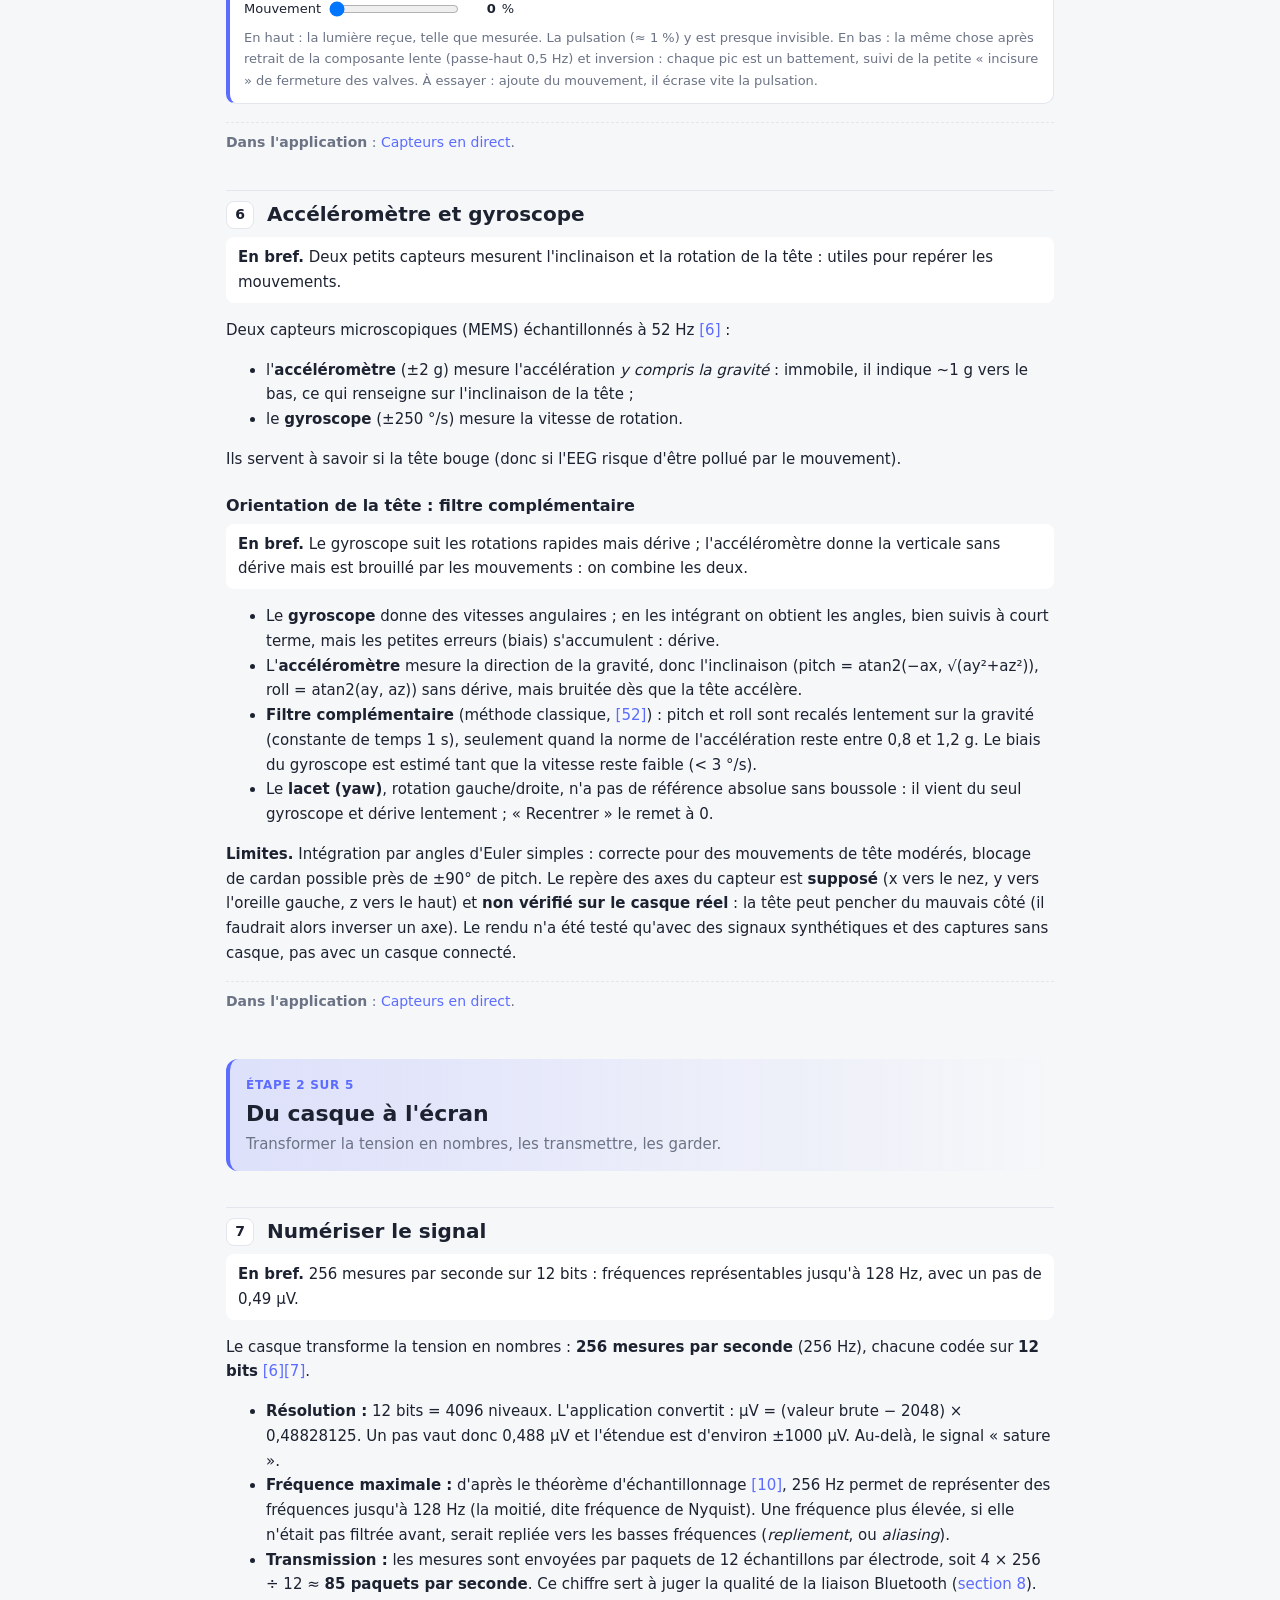
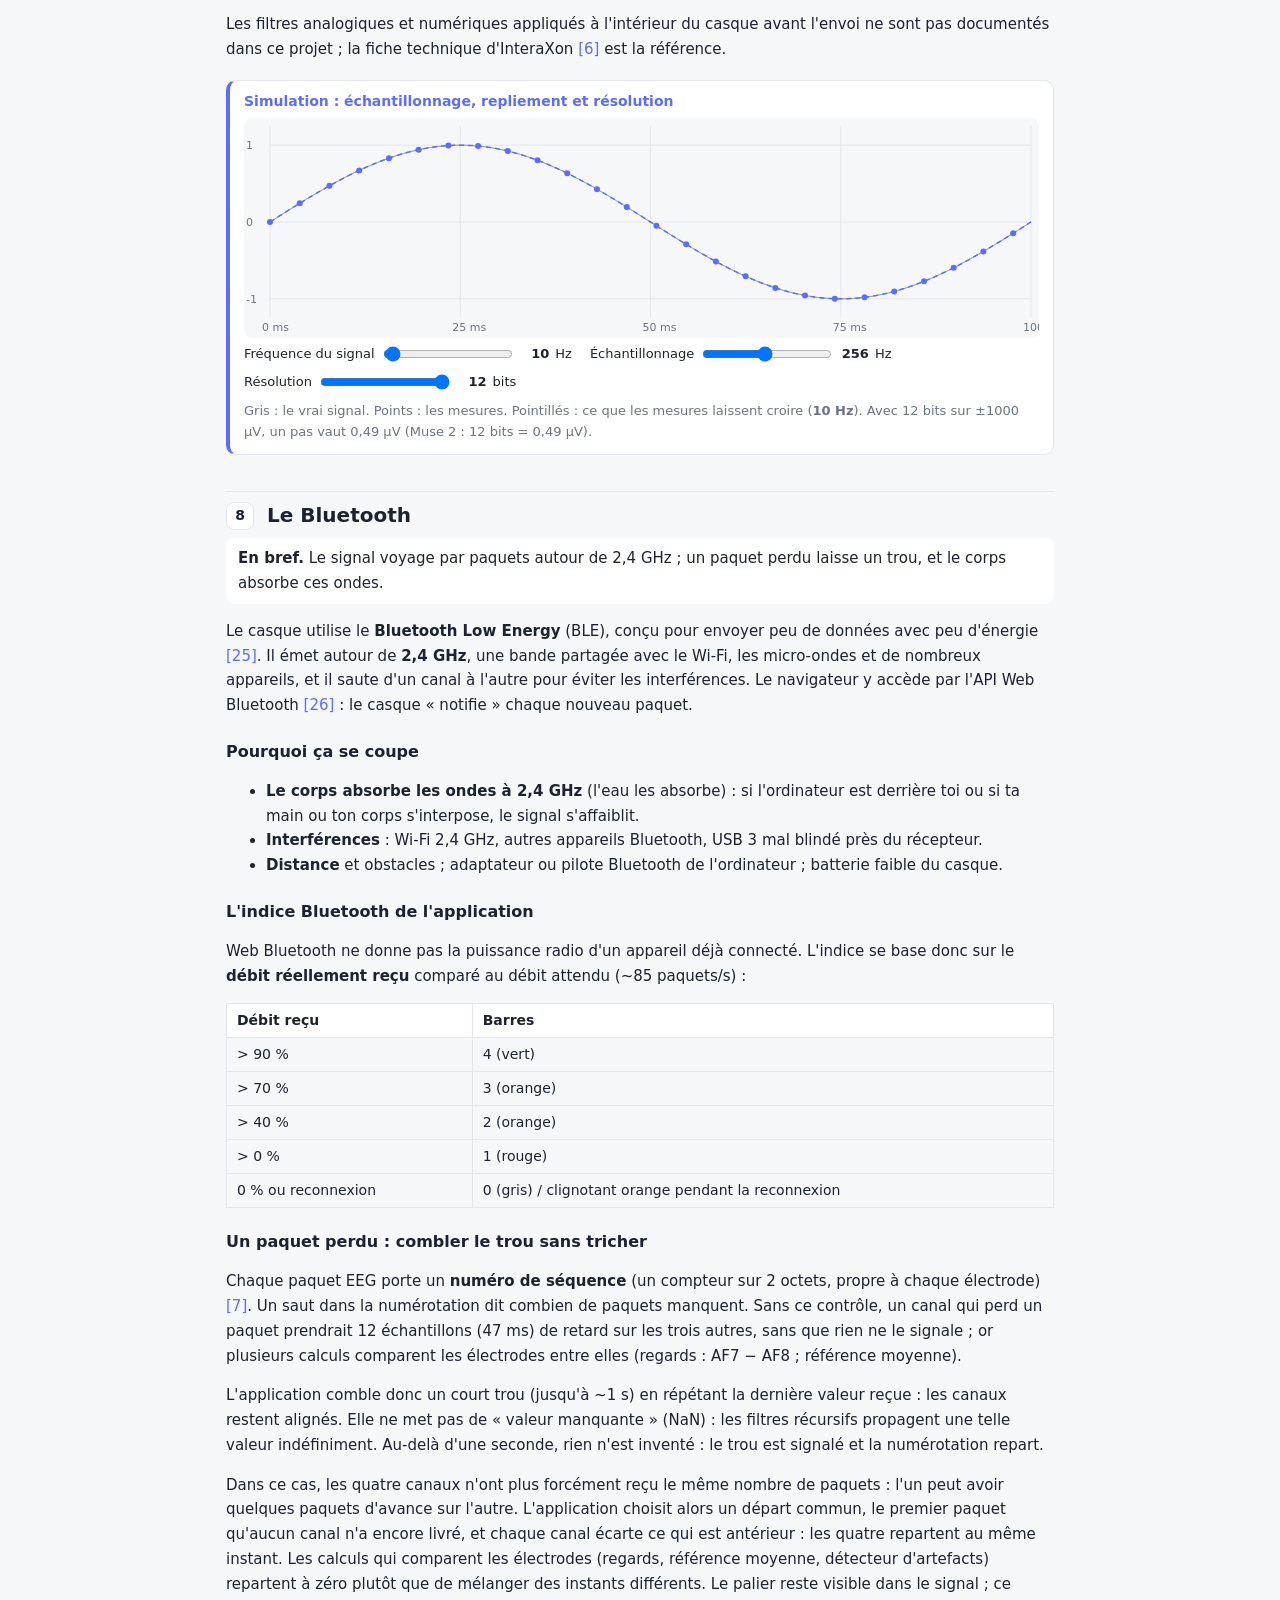
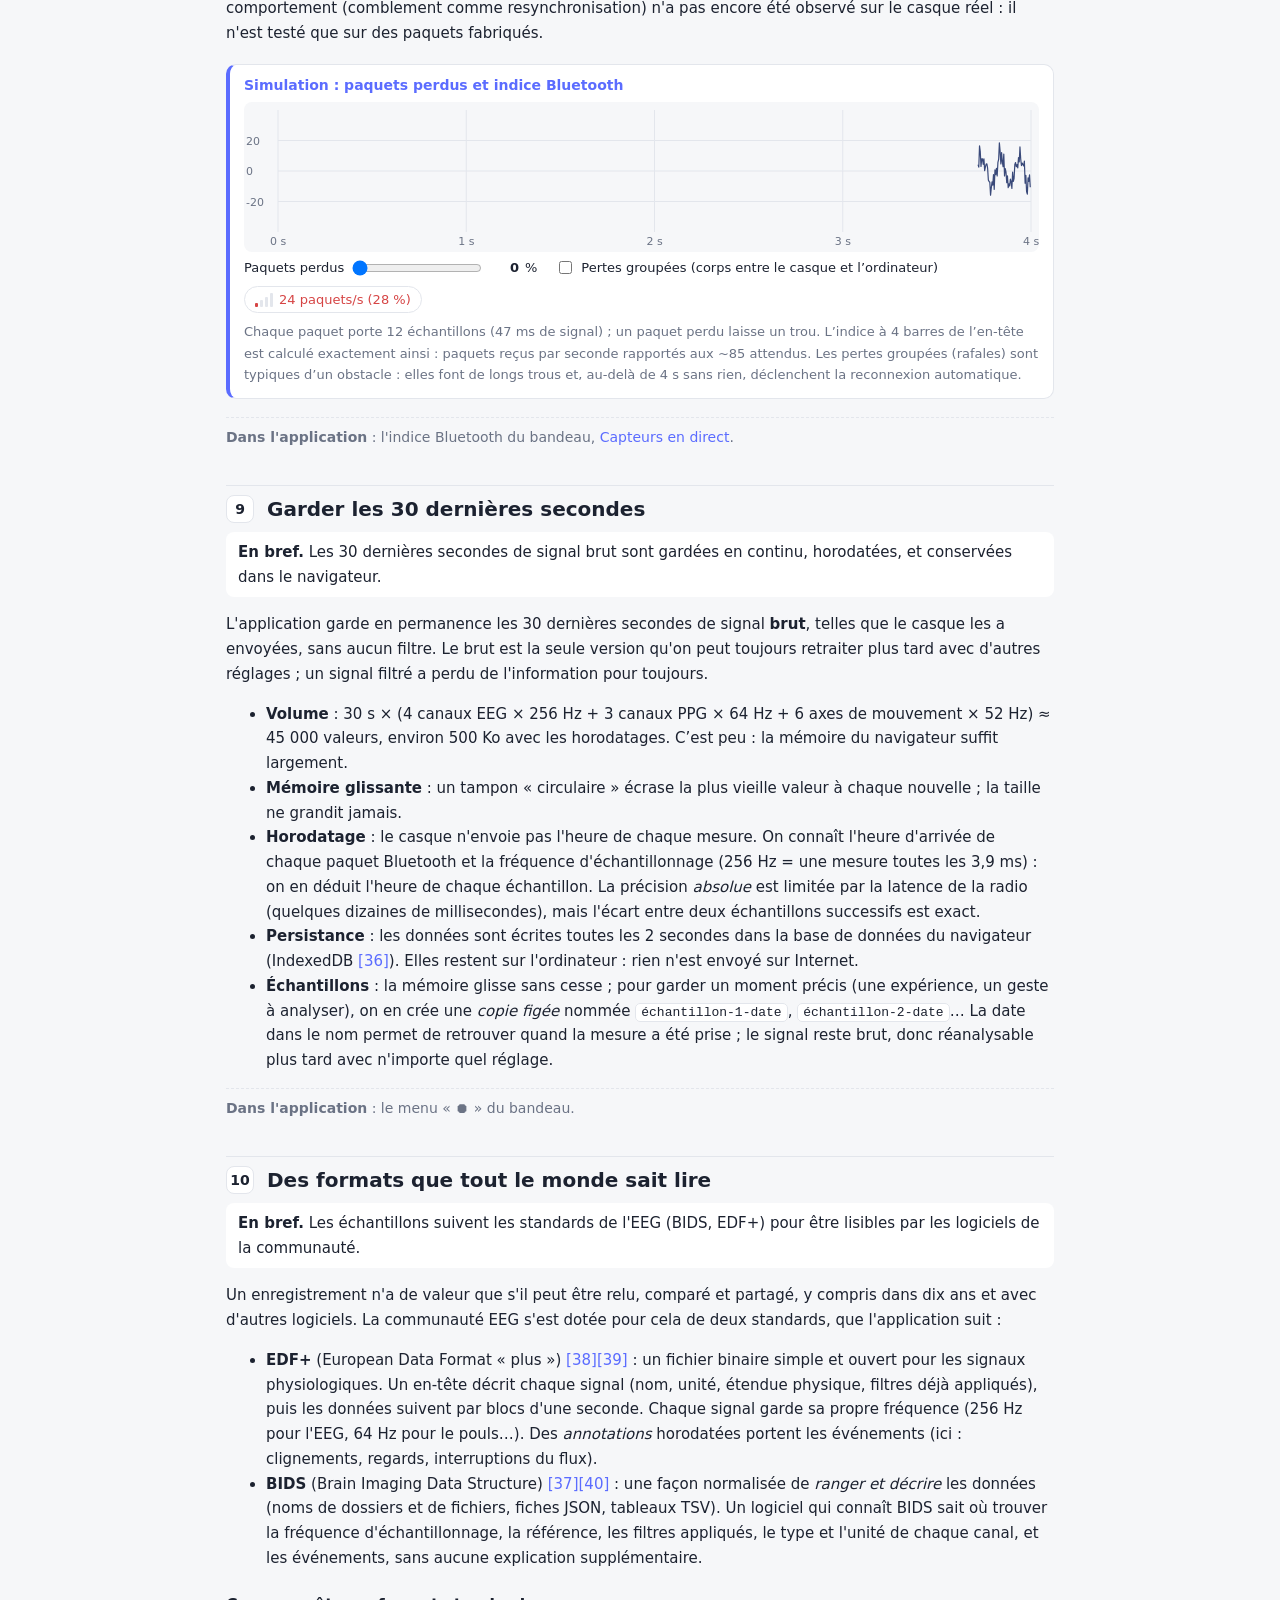
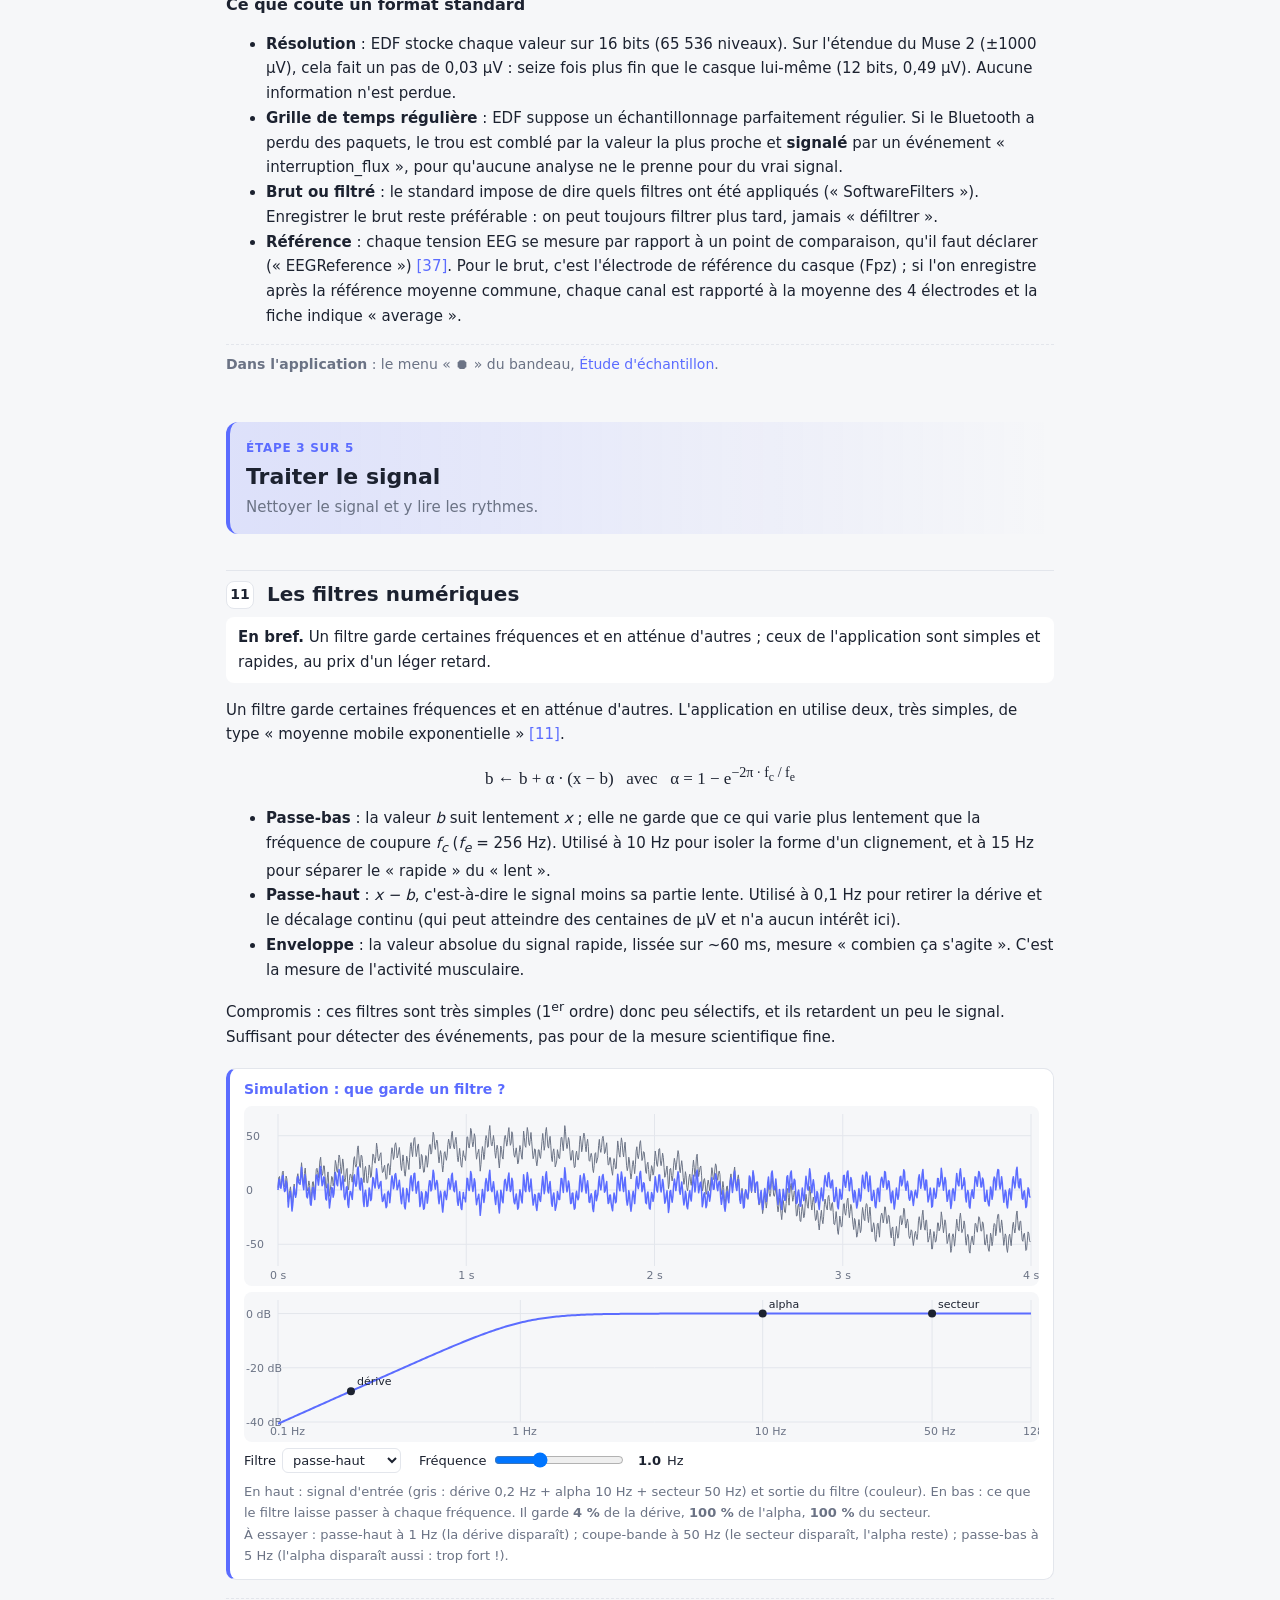
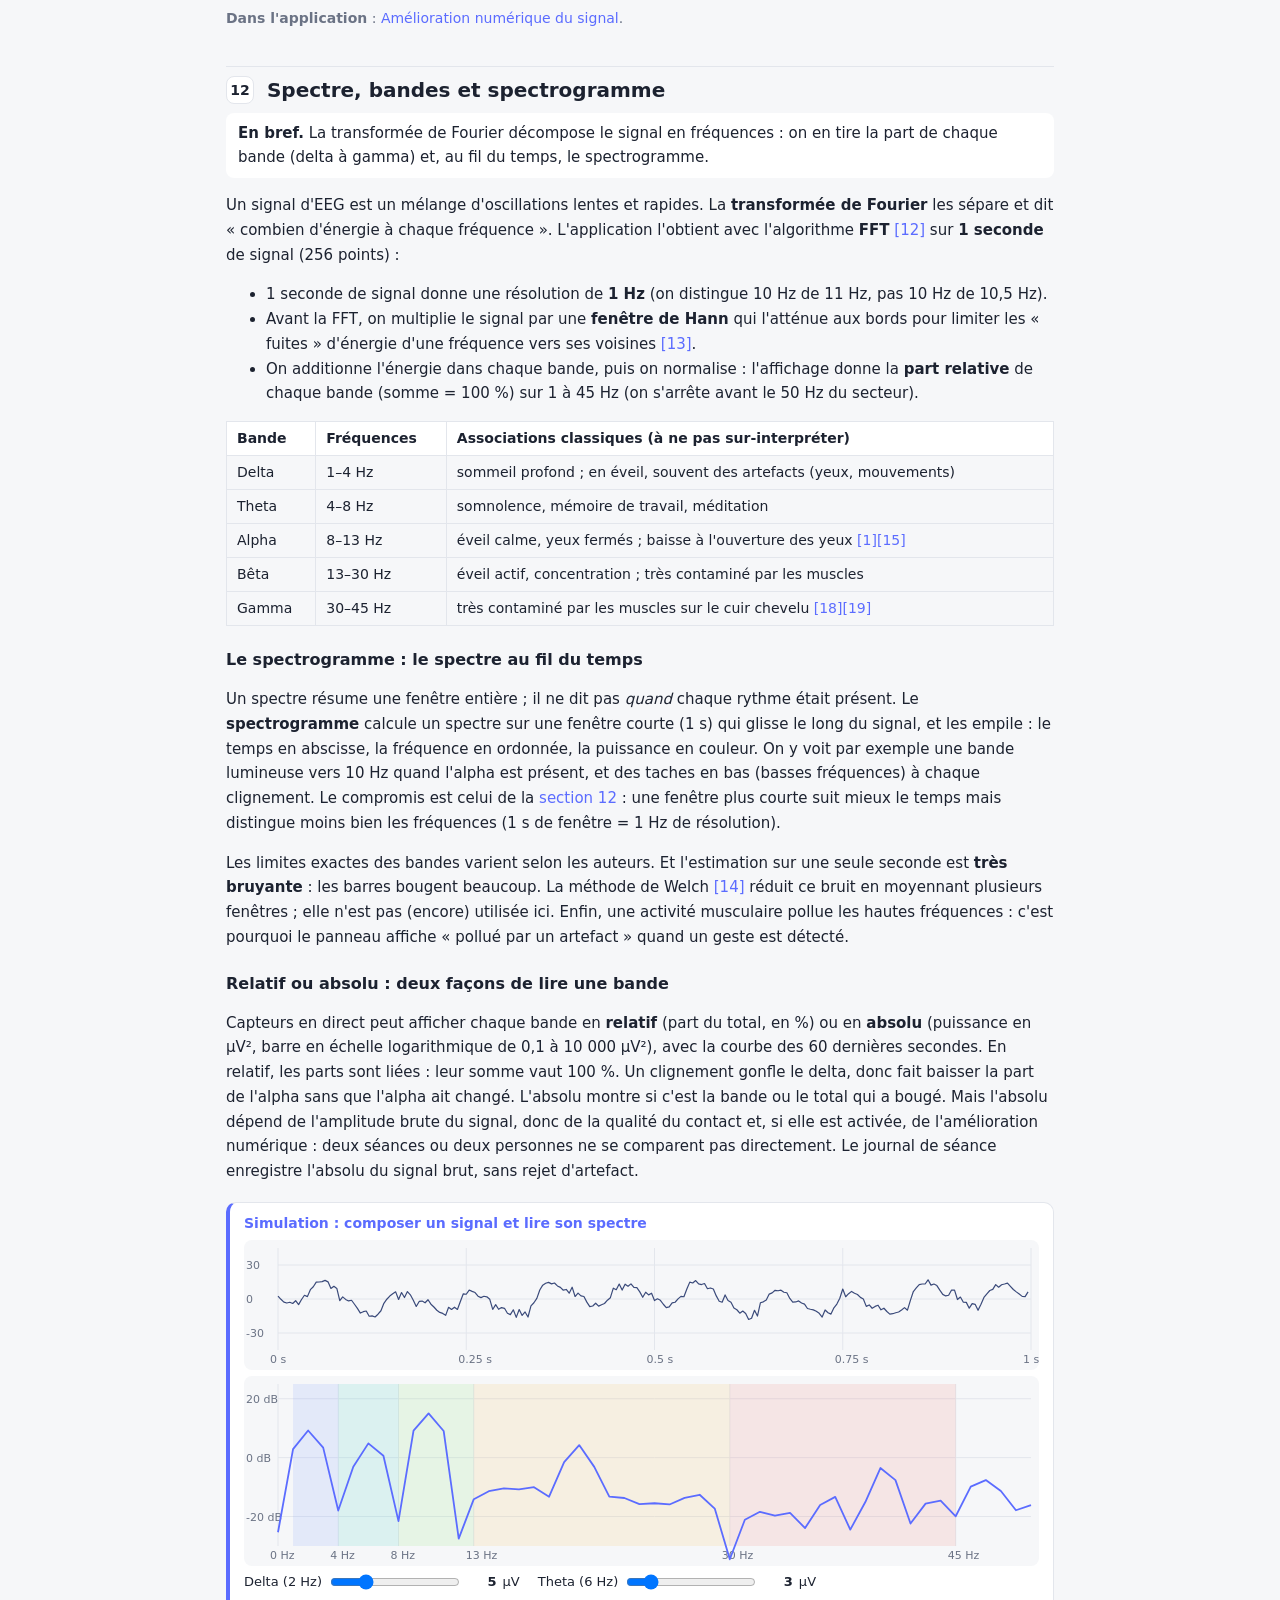
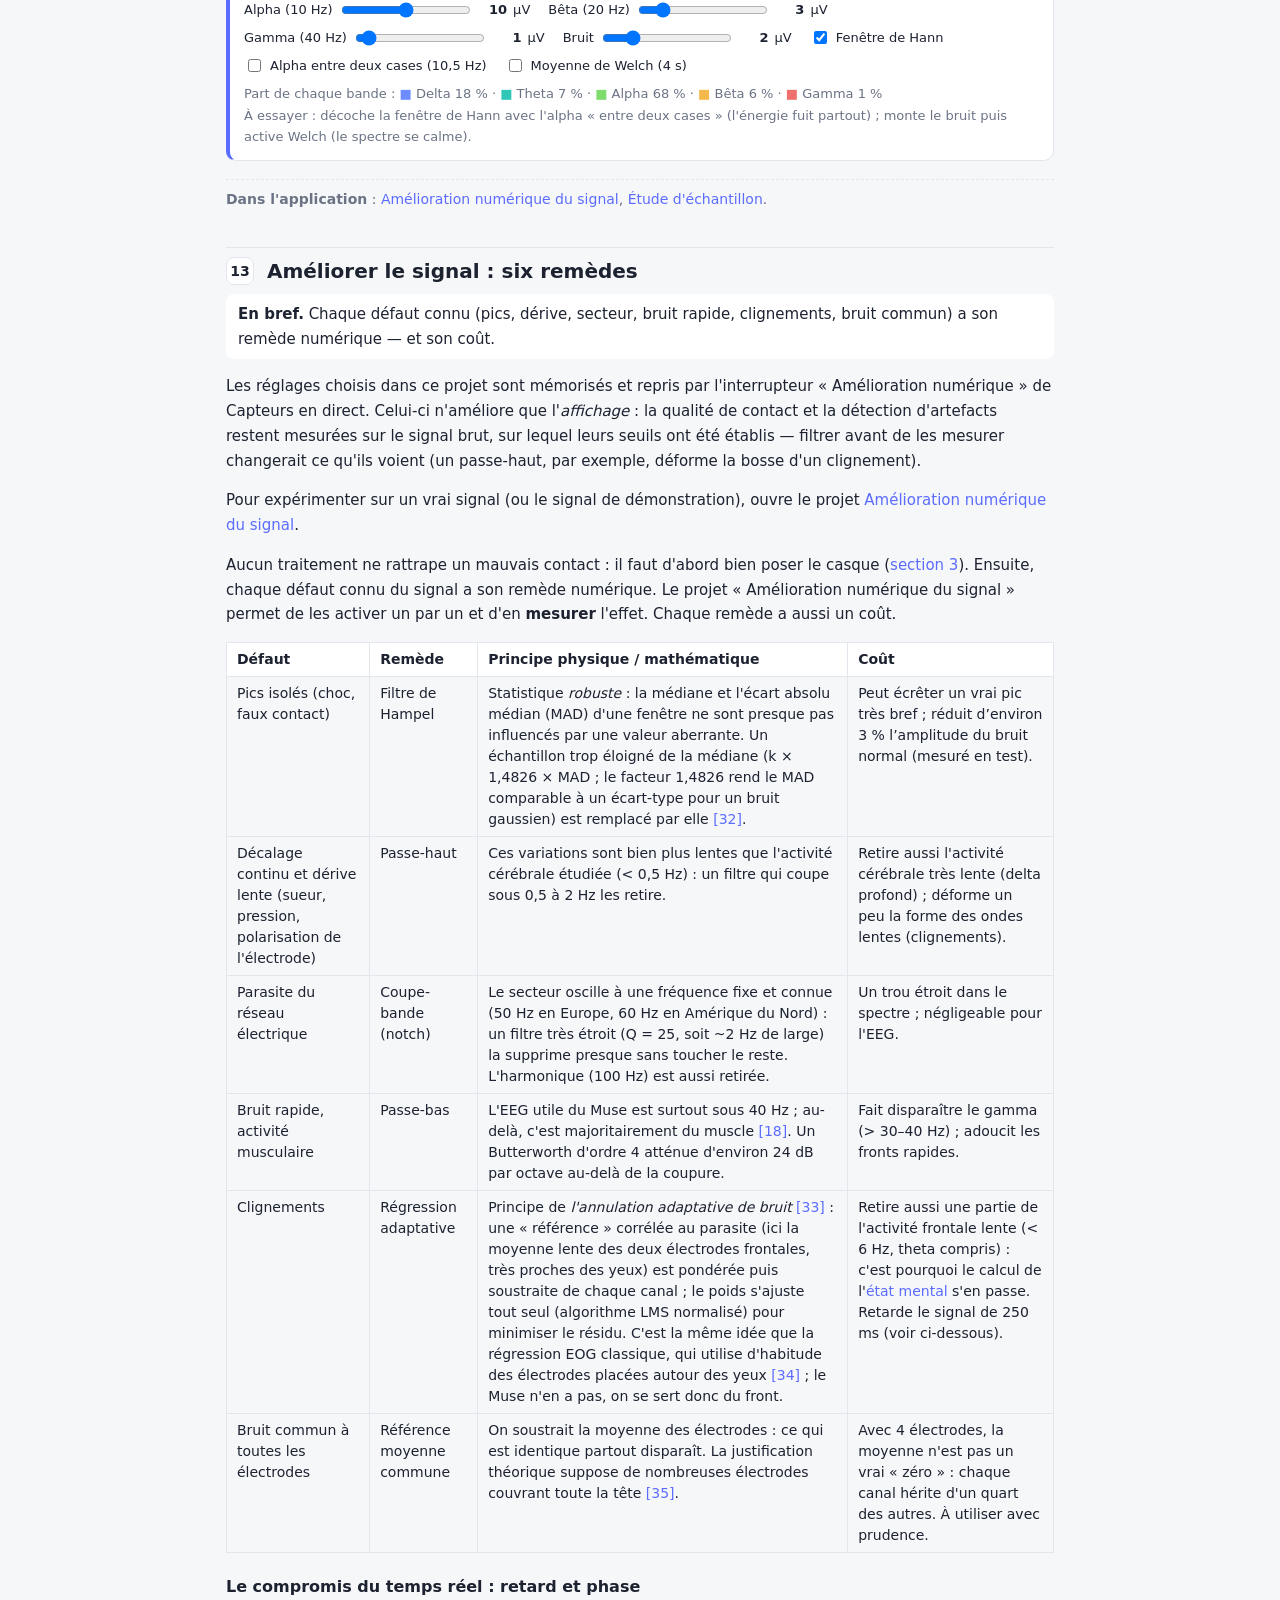
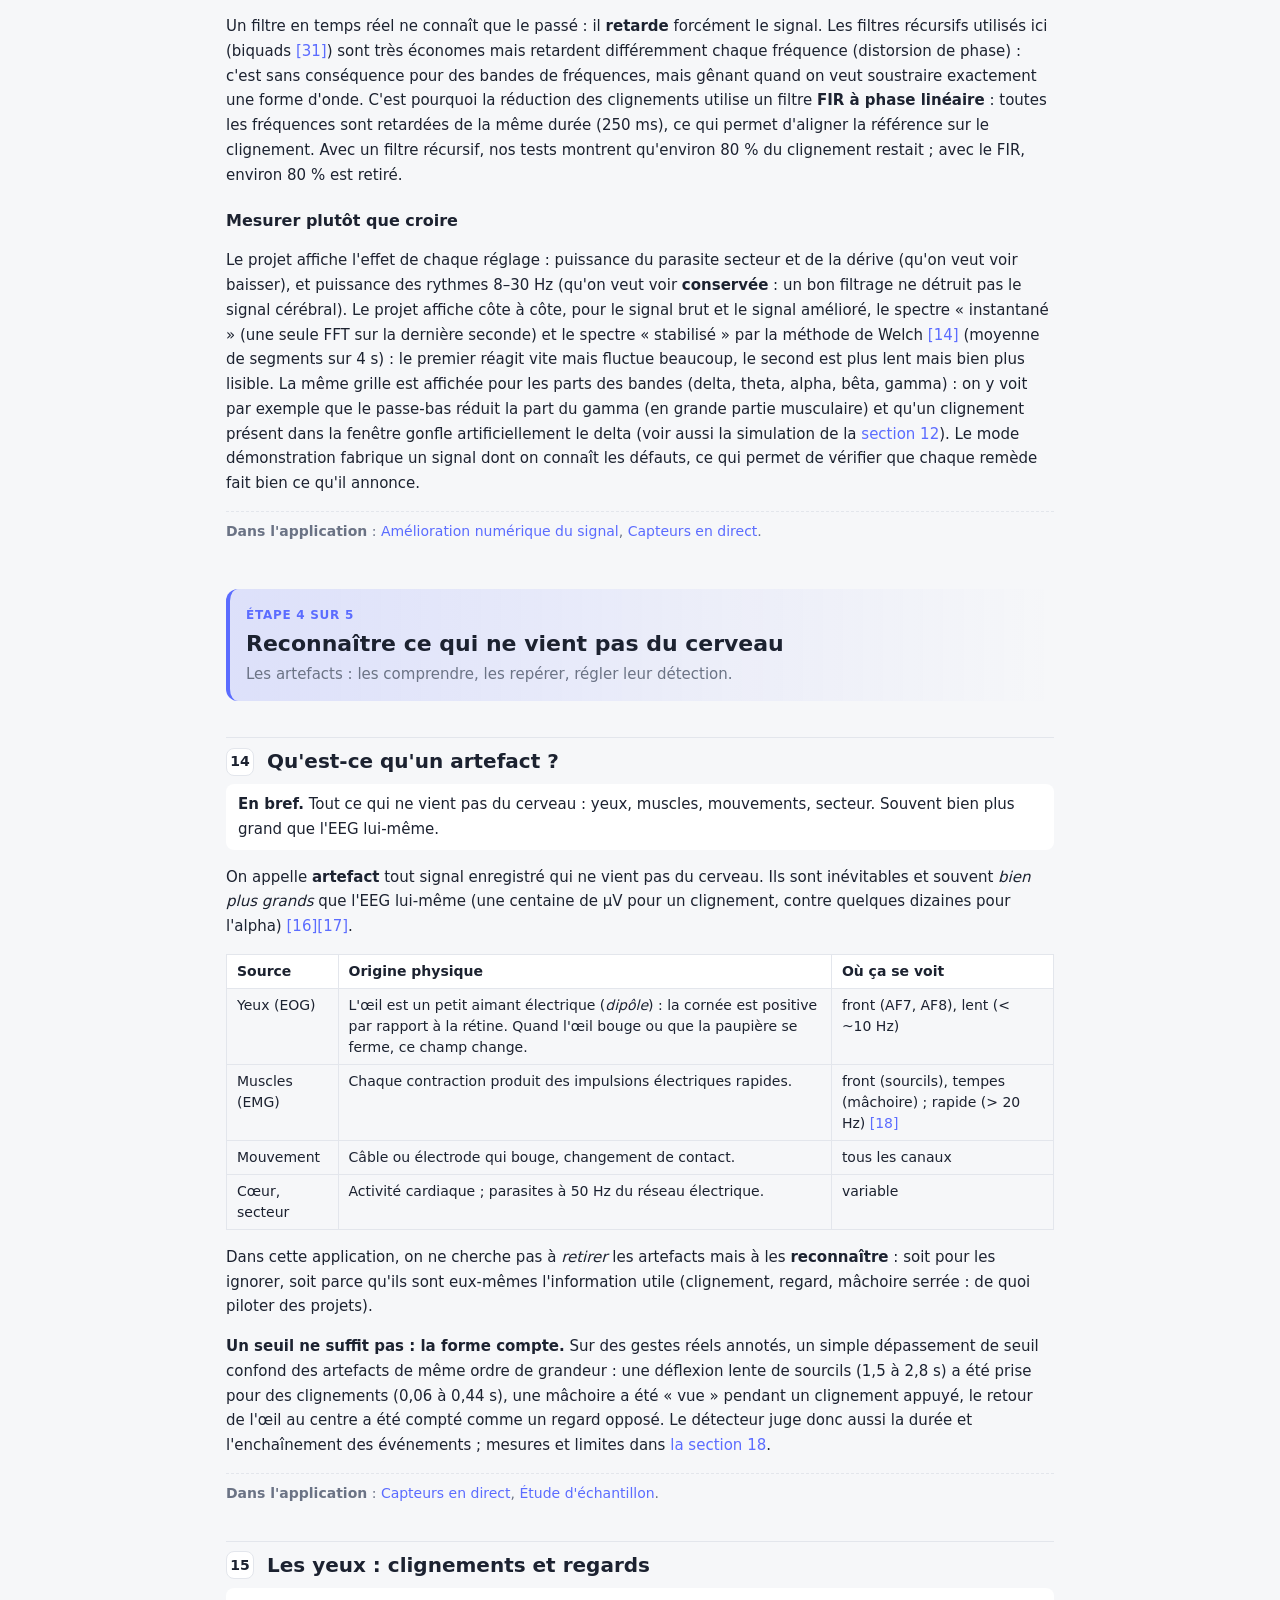
<file: docs/science.html>
<!doctype html>
<html lang="fr">
<head>
<meta charset="utf-8">
<meta name="viewport" content="width=device-width, initial-scale=1">
<title>Comprendre la science – Muse 2 Lab</title>
<link rel="stylesheet" href="../assets/style.css">
<link rel="stylesheet" href="../assets/docs.css">
</head>
<body>
<article class="doc-page">
<h1>Comprendre la science</h1>
<p class="lead">Ce qui se passe physiquement entre ta tête et l'écran, et pourquoi l'application traite les signaux comme elle le fait.
La page suit le chemin du signal, en cinq étapes ; chaque section commence par un résumé « En bref » et se termine, quand c'est utile, par les endroits de l'application où la notion intervient.</p>

<nav class="journey" aria-label="Le chemin du signal">
  <a href="#p1"><span>1</span>D'où vient le signal</a>
  <a href="#p2"><span>2</span>Du casque à l'écran</a>
  <a href="#p3"><span>3</span>Traiter le signal</a>
  <a href="#p4"><span>4</span>Reconnaître ce qui ne vient pas du cerveau</a>
  <a href="#p5"><span>5</span>Interpréter, avec prudence</a>
</nav>

<div class="callout"><b>Comment lire cette page.</b> Les cadres <b>Simulation</b> se manipulent : ils utilisent le vrai code de l'application.
Les chiffres entre crochets, comme <a href="sources.html#r5">[5]</a>, renvoient aux <a href="sources.html">Sources</a>. Pour le code, voir la <a href="technique.html">documentation technique</a>.</div>

<div class="callout warn"><b>Un casque grand public n'est pas un appareil médical.</b> Rien ici ne permet de diagnostiquer quoi que ce soit.
Les détections d'artefacts, les bandes de fréquences et les états mentaux sont des estimations, utiles pour explorer et expérimenter.</div>

<nav class="toc toc-parts">
  <div><b><a href="#p1">1. D'où vient le signal</a></b><a href="#eeg">1. Ce que mesure un EEG</a><a href="#electrodes">2. Les électrodes du Muse 2</a><a href="#pose">3. Bien poser le casque, lire les voyants</a><a href="#contact">4. La qualité de contact</a><a href="#ppg">5. Le pouls (PPG)</a><a href="#mouvement">6. Accéléromètre et gyroscope</a></div>
  <div><b><a href="#p2">2. Du casque à l'écran</a></b><a href="#numerisation">7. Numériser le signal</a><a href="#bluetooth">8. Le Bluetooth</a><a href="#memoire">9. Garder les 30 dernières secondes</a><a href="#formats">10. Des formats que tout le monde sait lire</a></div>
  <div><b><a href="#p3">3. Traiter le signal</a></b><a href="#filtres">11. Les filtres numériques</a><a href="#spectre">12. Spectre, bandes et spectrogramme</a><a href="#ameliorer">13. Améliorer le signal : six remèdes</a></div>
  <div><b><a href="#p4">4. Reconnaître ce qui ne vient pas du cerveau</a></b><a href="#artefacts">14. Qu'est-ce qu'un artefact ?</a><a href="#yeux">15. Les yeux : clignements et regards</a><a href="#muscles">16. Les muscles : sourcils, mâchoire, bâillements</a><a href="#calibration">17. Calibrer la détection</a><a href="#annotation">18. Mesurer le détecteur : annoter des gestes</a></div>
  <div><b><a href="#p5">5. Interpréter, avec prudence</a></b><a href="#alpha">19. Ton rythme alpha : yeux fermés et fréquence personnelle</a><a href="#etat">20. Peut-on lire un état mental ?</a><a href="#limites">21. Ce qu'on peut (et ne peut pas) conclure</a></div>
</nav>

<div class="part-head" id="p1"><span>Étape 1 sur 5</span><div class="part-title">D'où vient le signal</div><p>Du cerveau à la peau, puis aux capteurs du casque.</p></div>

<h2 id="eeg"><span class="num">1</span> Ce que mesure un EEG</h2>
<p class="brief"><b>En bref.</b> L'EEG mesure, en microvolts, la somme de l'activité électrique de milliers de neurones synchronisés, atténuée par le crâne et la peau.</p>
<p>Les neurones communiquent par des courants électriques minuscules. Quand des milliers de neurones voisins (surtout les neurones pyramidaux du cortex, orientés perpendiculairement à la surface) s'activent
<em>de façon synchrone</em>, leurs courants s'additionnent et créent un champ électrique assez grand pour traverser le liquide céphalo-rachidien, le crâne et la peau <a href="sources.html#r3">[3]</a><a href="sources.html#r4">[4]</a>.
Un électroencéphalogramme (EEG) mesure la <strong>différence de potentiel</strong> entre une électrode posée sur la peau et une électrode de référence. Cette différence se compte en <strong>microvolts (µV)</strong> :
quelques dizaines de µV pour l'activité cérébrale au repos, des milliers de fois moins qu'une pile.</p>
<p>Le crâne et la peau étalent et affaiblissent le signal : chaque électrode « voit » une moyenne de grandes zones du cortex, pas un neurone. C'est aussi pour cela que le signal est fragile, facilement noyé par tout ce qui n'est pas du cerveau (voir <a href="#artefacts">les artefacts</a>).</p>
<p>Hans Berger a enregistré le premier EEG humain en 1929 et y a repéré un rythme régulier autour de 10 Hz, aujourd'hui appelé <em>alpha</em> <a href="sources.html#r1">[1]</a>.</p>

<h2 id="electrodes"><span class="num">2</span> Les électrodes du Muse 2</h2>
<p class="brief"><b>En bref.</b> Quatre électrodes sèches (deux au front, deux derrière les oreilles) et une référence au front : une vue partielle du cerveau, sans l'arrière de la tête.</p>
<p>Le Muse 2 a <strong>4 électrodes EEG</strong> plus une référence <a href="sources.html#r6">[6]</a>. Leurs noms viennent du système international 10-20 et de son extension, qui place les électrodes à des proportions fixes de la distance nez-nuque et oreille-oreille <a href="sources.html#r2">[2]</a> :</p>
<table>
  <tr><th>Nom</th><th>Emplacement</th><th>Ce qu'elle capte surtout</th></tr>
  <tr><td>AF7 / AF8</td><td>front, à gauche / à droite (antéro-frontal)</td><td>activité frontale, mais aussi les yeux (très proches) et le muscle frontal</td></tr>
  <tr><td>TP9 / TP10</td><td>derrière l'oreille gauche / droite (temporo-pariétal)</td><td>activité temporale, mais aussi le muscle temporal (mâchoire)</td></tr>
  <tr><td>référence</td><td>front, au centre (Fpz)</td><td>point de comparaison pour les 4 autres</td></tr>
</table>
<p><strong>Limite importante :</strong> aucune électrode n'est sur le sommet ni à l'arrière de la tête (régions centrales, pariétales, occipitales). Or le rythme alpha est le plus ample à l'arrière.
Avec seulement 4 électrodes placées au front et aux tempes, le Muse voit une version limitée de l'activité cérébrale. Des études montrent qu'il peut quand même capter certaines réponses cérébrales (potentiels évoqués) si on moyenne beaucoup d'essais <a href="sources.html#r5">[5]</a>.</p>
<p><strong>Électrodes sèches.</strong> Contrairement à l'EEG de laboratoire (gel conducteur), le contact est direct sur la peau, avec une impédance plus élevée. Une impédance élevée augmente le bruit, surtout aux basses fréquences et dans un environnement chaud et humide <a href="sources.html#r8">[8]</a><a href="sources.html#r9">[9]</a>.
C'est pourquoi la qualité de contact (<a href="#contact">section 4</a>) est surveillée.</p>
<p class="in-app"><b>Dans l'application</b> : <a href="../index.html#/p/guide" target="_top">Guide d'installation</a>.</p>

<h2 id="pose"><span class="num">3</span> Bien poser le casque, lire les voyants</h2>
<p class="brief"><b>En bref.</b> La qualité du signal se joue à la pose : cheveux dégagés, bande au milieu du front, serrage égal des deux côtés, puis 30 à 60 s d'attente.</p>
<p>Presque toute la qualité d'un enregistrement se joue à la pose. Les consignes du fabricant <a href="sources.html#r28">[28]</a> correspondent chacune à une raison physique :</p>
<table>
  <tr><th>Consigne</th><th>Pourquoi</th></tr>
  <tr><td>Aucun cheveu entre le capteur et la peau</td><td>Le cheveu est isolant : il augmente l'impédance de contact, donc le bruit <a href="sources.html#r8">[8]</a>.</td></tr>
  <tr><td>Bande au milieu du front, ni trop haut ni trop bas</td><td>Les électrodes AF7/AF8 doivent être à leur place nominale du système 10-20 <a href="sources.html#r2">[2]</a>. Trop bas, elles captent davantage les muscles des sourcils et les yeux ; trop haut, elles touchent les cheveux.</td></tr>
  <tr><td>Serrage ferme et égal des deux côtés</td><td>Un contact qui bouge produit des artefacts de mouvement ; un contact inégal fausse la comparaison gauche/droite (par exemple pour les regards).</td></tr>
  <tr><td>Essuyer la peau avec un mouchoir humide</td><td>Une peau légèrement humide conduit mieux : l'impédance baisse. À l'inverse, une peau grasse ou une crème isolent.</td></tr>
  <tr><td>Attendre 30 à 60 secondes après un réglage</td><td>Le contact d'une électrode sèche se stabilise avec le temps (pression, humidité, chaleur de la peau) ; mesurer trop tôt donne un signal instable.</td></tr>
</table>
<p>Les explications de la colonne « Pourquoi » sont des raisonnements physiques usuels ; seule la consigne elle-même provient du fabricant.</p>
<h3>Les voyants du boîtier</h3>
<p>Les voyants (diodes électroluminescentes, ou LED) du boîtier ne servent qu'à informer : lumières bleues qui défilent = le casque cherche une connexion Bluetooth ; au deuxième appui sur le bouton, le nombre de voyants allumés indique la batterie <a href="sources.html#r28">[28]</a>.
Il ne faut pas les confondre avec les <strong>trois diodes du capteur de pouls</strong>, placées contre la peau : elles émettent de la lumière infrarouge et rouge pour la photopléthysmographie (<a href="#ppg">section 5</a>) ; leur longueur d'onde (730, 660 et 850 nm d'après la fiche technique <a href="sources.html#r6">[6]</a>) détermine la profondeur et le type de signal mesuré. Les motifs de voyants autres que ceux cités ci-dessus ne sont pas documentés ici.</p>
<p class="in-app"><b>Dans l'application</b> : <a href="../index.html#/p/guide" target="_top">Guide d'installation</a>.</p>

<h2 id="contact"><span class="num">4</span> La qualité de contact</h2>
<p class="brief"><b>En bref.</b> Un bon contact donne un signal d'amplitude modeste et stable ; l'application note chaque électrode avec le vocabulaire de Muse.</p>
<p>Idéalement on mesure l'<strong>impédance</strong> de chaque électrode (la « difficulté » du courant à passer entre peau et électrode). Ici l'application ne la mesure pas ; elle utilise un indicateur indirect : la <strong>valeur efficace (rms)</strong> du signal sur la dernière seconde, en médiane sur 5 s.</p>
<ul>
  <li>Un bon contact donne un signal d'amplitude modeste (typiquement 10 à 50 µV).</li>
  <li>Un mauvais contact donne de grosses dérives, des parasites du secteur et parfois la saturation (±1000 µV) <a href="sources.html#r8">[8]</a>.</li>
  <li>Un signal quasi nul (&lt; 0,5 µV) signifie qu'aucun contact n'est établi.</li>
  <li>Un signal présent mais <strong>trop faible</strong> (moins de 3 µV) est « suspect » : ce n'est pas un excellent contact. Une électrode qui mesure presque la même chose que la référence voit une différence presque nulle : c'est le cas d'un <strong>pont électrique</strong> (gel, sueur ou électrodes qui se touchent), un défaut bien connu des enregistrements à gel <a href="sources.html#r49">[49]</a>, ou d'un canal bloqué. L'électrode est alors notée en rouge et écartée des calculs. Le seuil de 3 µV est une estimation, pas encore vérifiée sur le casque réel.</li>
</ul>
<h3>Et chez Muse ?</h3>
<p>L'appli officielle affiche un « fer à cheval » de quatre pastilles : <strong>pleine</strong> = bon contact, <strong>contour</strong> = contact faible, <strong>vide</strong> = pas de contact. Le kit de développement Muse expose la même information en chiffres : 1 = bon, 2 = moyen, 4 = mauvais (≥ 3 = mauvais), mis à jour 10 fois par seconde, ainsi qu'un indicateur « strict » oui/non par électrode <a href="sources.html#r29">[29]</a>.
En revanche, <strong>la façon dont Muse calcule ces notes n'est pas publiée</strong>. La seule indication publique est générale : un bon signal brut varie peu, hormis les clignements. L'application reprend donc le vocabulaire et l'affichage de Muse, avec sa propre mesure (rms, médiane sur 5 s).
Pour comparaison, un brevet d'une autre société (Daqri) décrit une méthode voisine fondée sur la variabilité de la dérivée du signal, avec des seuils fixés expérimentalement et non publiés <a href="sources.html#r30">[30]</a> : ce n'est pas la méthode de Muse.</p>
<p>Les seuils (vert, orange, rouge) sont des estimations à ajuster. Un geste (mâchoire serrée) peut aussi gonfler temporairement la valeur : d'où la médiane.</p>
<p class="in-app"><b>Dans l'application</b> : <a href="../index.html#/p/guide" target="_top">Guide d'installation</a>, <a href="../index.html#/p/live" target="_top">Capteurs en direct</a>, le bouton « Capteurs » du bandeau.</p>

<h2 id="ppg"><span class="num">5</span> Le pouls (PPG)</h2>
<p class="brief"><b>En bref.</b> Une diode éclaire la peau ; la lumière renvoyée varie d'environ 1 % à chaque battement de cœur.</p>
<p>La <strong>photopléthysmographie</strong> <a href="sources.html#r24">[24]</a> éclaire la peau avec une diode et mesure la lumière qui revient. Le sang absorbe la lumière : à chaque battement, le volume de sang dans les petits vaisseaux de la peau augmente puis diminue, ce qui module légèrement la lumière reçue.
Le signal est donc une composante pulsée (la composante « AC », au rythme du cœur) posée sur un niveau lent (la « DC »).</p>
<p>Le Muse 2 a un capteur à trois longueurs d'onde, échantillonné à 64 Hz <a href="sources.html#r6">[6]</a>. Les canaux sont nommés ambiant, infrarouge et rouge dans la bibliothèque <em>muse-js</em> <a href="sources.html#r7">[7]</a> ; l'application trace l'infrarouge (plus pénétrant) après retrait de la composante lente.
L'onde est <em>affichée</em>, et son activité sert aussi d'indice d'appoint pour les froncements (voir <a href="#muscles">Les muscles</a>) ; calculer une fréquence cardiaque (en repérant les pics) est une évolution possible.</p>

<div class="sim" id="sim-ppg" data-sim="ppg"><h4>Simulation : voir le pouls dans la lumière</h4></div>
<p class="in-app"><b>Dans l'application</b> : <a href="../index.html#/p/live" target="_top">Capteurs en direct</a>.</p>

<h2 id="mouvement"><span class="num">6</span> Accéléromètre et gyroscope</h2>
<p class="brief"><b>En bref.</b> Deux petits capteurs mesurent l'inclinaison et la rotation de la tête : utiles pour repérer les mouvements.</p>
<p>Deux capteurs microscopiques (MEMS) échantillonnés à 52 Hz <a href="sources.html#r6">[6]</a> :</p>
<ul>
  <li>l'<strong>accéléromètre</strong> (±2 g) mesure l'accélération <em>y compris la gravité</em> : immobile, il indique ~1 g vers le bas, ce qui renseigne sur l'inclinaison de la tête ;</li>
  <li>le <strong>gyroscope</strong> (±250 °/s) mesure la vitesse de rotation.</li>
</ul>
<p>Ils servent à savoir si la tête bouge (donc si l'EEG risque d'être pollué par le mouvement).</p>
<h3 id="orientation">Orientation de la tête : filtre complémentaire</h3>
<p class="brief"><b>En bref.</b> Le gyroscope suit les rotations rapides mais dérive ; l'accéléromètre donne la verticale sans dérive mais est brouillé par les mouvements : on combine les deux.</p>
<ul>
  <li>Le <strong>gyroscope</strong> donne des vitesses angulaires ; en les intégrant on obtient les angles, bien suivis à court terme, mais les petites erreurs (biais) s'accumulent : dérive.</li>
  <li>L'<strong>accéléromètre</strong> mesure la direction de la gravité, donc l'inclinaison (pitch = atan2(−ax, √(ay²+az²)), roll = atan2(ay, az)) sans dérive, mais bruitée dès que la tête accélère.</li>
  <li><strong>Filtre complémentaire</strong> (méthode classique, <a href="sources.html#r52">[52]</a>) : pitch et roll sont recalés lentement sur la gravité (constante de temps 1 s), seulement quand la norme de l'accélération reste entre 0,8 et 1,2 g. Le biais du gyroscope est estimé tant que la vitesse reste faible (&lt; 3 °/s).</li>
  <li>Le <strong>lacet (yaw)</strong>, rotation gauche/droite, n'a pas de référence absolue sans boussole : il vient du seul gyroscope et dérive lentement ; « Recentrer » le remet à 0.</li>
</ul>
<p><strong>Limites.</strong> Intégration par angles d'Euler simples : correcte pour des mouvements de tête modérés, blocage de cardan possible près de ±90° de pitch. Le repère des axes du capteur est <strong>supposé</strong> (x vers le nez, y vers l'oreille gauche, z vers le haut) et <strong>non vérifié sur le casque réel</strong> : la tête peut pencher du mauvais côté (il faudrait alors inverser un axe). Le rendu n'a été testé qu'avec des signaux synthétiques et des captures sans casque, pas avec un casque connecté.</p>
<p class="in-app"><b>Dans l'application</b> : <a href="../index.html#/p/live" target="_top">Capteurs en direct</a>.</p>

<div class="part-head" id="p2"><span>Étape 2 sur 5</span><div class="part-title">Du casque à l'écran</div><p>Transformer la tension en nombres, les transmettre, les garder.</p></div>

<h2 id="numerisation"><span class="num">7</span> Numériser le signal</h2>
<p class="brief"><b>En bref.</b> 256 mesures par seconde sur 12 bits : fréquences représentables jusqu'à 128 Hz, avec un pas de 0,49 µV.</p>
<p>Le casque transforme la tension en nombres : <strong>256 mesures par seconde</strong> (256 Hz), chacune codée sur <strong>12 bits</strong> <a href="sources.html#r6">[6]</a><a href="sources.html#r7">[7]</a>.</p>
<ul>
  <li><strong>Résolution :</strong> 12 bits = 4096 niveaux. L'application convertit : µV = (valeur brute − 2048) × 0,48828125. Un pas vaut donc 0,488 µV et l'étendue est d'environ ±1000 µV. Au-delà, le signal « sature ».</li>
  <li><strong>Fréquence maximale :</strong> d'après le théorème d'échantillonnage <a href="sources.html#r10">[10]</a>, 256 Hz permet de représenter des fréquences jusqu'à 128 Hz (la moitié, dite fréquence de Nyquist). Une fréquence plus élevée, si elle n'était pas filtrée avant, serait repliée vers les basses fréquences (<em>repliement</em>, ou <em>aliasing</em>).</li>
  <li><strong>Transmission :</strong> les mesures sont envoyées par paquets de 12 échantillons par électrode, soit 4 × 256 ÷ 12 ≈ <strong>85 paquets par seconde</strong>. Ce chiffre sert à juger la qualité de la liaison Bluetooth (<a href="#bluetooth">section 8</a>).</li>
</ul>
<p>Les filtres analogiques et numériques appliqués à l'intérieur du casque avant l'envoi ne sont pas documentés dans ce projet ; la fiche technique d'InteraXon <a href="sources.html#r6">[6]</a> est la référence.</p>

<div class="sim" id="sim-sampling" data-sim="sampling"><h4>Simulation : échantillonnage, repliement et résolution</h4></div>

<h2 id="bluetooth"><span class="num">8</span> Le Bluetooth</h2>
<p class="brief"><b>En bref.</b> Le signal voyage par paquets autour de 2,4 GHz ; un paquet perdu laisse un trou, et le corps absorbe ces ondes.</p>
<p>Le casque utilise le <strong>Bluetooth Low Energy</strong> (BLE), conçu pour envoyer peu de données avec peu d'énergie <a href="sources.html#r25">[25]</a>. Il émet autour de <strong>2,4 GHz</strong>, une bande partagée avec le Wi-Fi, les micro-ondes et de nombreux appareils, et il saute d'un canal à l'autre pour éviter les interférences.
Le navigateur y accède par l'API Web Bluetooth <a href="sources.html#r26">[26]</a> : le casque « notifie » chaque nouveau paquet.</p>
<h3>Pourquoi ça se coupe</h3>
<ul>
  <li><strong>Le corps absorbe les ondes à 2,4 GHz</strong> (l'eau les absorbe) : si l'ordinateur est derrière toi ou si ta main ou ton corps s'interpose, le signal s'affaiblit.</li>
  <li><strong>Interférences</strong> : Wi-Fi 2,4 GHz, autres appareils Bluetooth, USB 3 mal blindé près du récepteur.</li>
  <li><strong>Distance</strong> et obstacles ; adaptateur ou pilote Bluetooth de l'ordinateur ; batterie faible du casque.</li>
</ul>
<h3>L'indice Bluetooth de l'application</h3>
<p>Web Bluetooth ne donne pas la puissance radio d'un appareil déjà connecté. L'indice se base donc sur le <strong>débit réellement reçu</strong> comparé au débit attendu (~85 paquets/s) :</p>
<table>
  <tr><th>Débit reçu</th><th>Barres</th></tr>
  <tr><td>&gt; 90 %</td><td>4 (vert)</td></tr>
  <tr><td>&gt; 70 %</td><td>3 (orange)</td></tr>
  <tr><td>&gt; 40 %</td><td>2 (orange)</td></tr>
  <tr><td>&gt; 0 %</td><td>1 (rouge)</td></tr>
  <tr><td>0 % ou reconnexion</td><td>0 (gris) / clignotant orange pendant la reconnexion</td></tr>
</table>

<h3>Un paquet perdu : combler le trou sans tricher</h3>
<p>Chaque paquet EEG porte un <strong>numéro de séquence</strong> (un compteur sur 2 octets, propre à chaque électrode) <a href="sources.html#r7">[7]</a>. Un saut dans la numérotation dit combien de paquets manquent. Sans ce contrôle, un canal qui perd un paquet prendrait 12 échantillons (47 ms) de retard sur les trois autres, sans que rien ne le signale ; or plusieurs calculs comparent les électrodes entre elles (regards : AF7 − AF8 ; référence moyenne).</p>
<p>L'application comble donc un court trou (jusqu'à ~1 s) en répétant la dernière valeur reçue : les canaux restent alignés. Elle ne met pas de « valeur manquante » (NaN) : les filtres récursifs propagent une telle valeur indéfiniment. Au-delà d'une seconde, rien n'est inventé : le trou est signalé et la numérotation repart.</p>
<p>Dans ce cas, les quatre canaux n'ont plus forcément reçu le même nombre de paquets : l'un peut avoir quelques paquets d'avance sur l'autre. L'application choisit alors un départ commun, le premier paquet qu'aucun canal n'a encore livré, et chaque canal écarte ce qui est antérieur : les quatre repartent au même instant. Les calculs qui comparent les électrodes (regards, référence moyenne, détecteur d'artefacts) repartent à zéro plutôt que de mélanger des instants différents. Le palier reste visible dans le signal ; ce comportement (comblement comme resynchronisation) n'a pas encore été observé sur le casque réel : il n'est testé que sur des paquets fabriqués.</p>
<div class="sim" id="sim-bluetooth" data-sim="bluetooth"><h4>Simulation : paquets perdus et indice Bluetooth</h4></div>
<p class="in-app"><b>Dans l'application</b> : l'indice Bluetooth du bandeau, <a href="../index.html#/p/live" target="_top">Capteurs en direct</a>.</p>

<h2 id="memoire"><span class="num">9</span> Garder les 30 dernières secondes</h2>
<p class="brief"><b>En bref.</b> Les 30 dernières secondes de signal brut sont gardées en continu, horodatées, et conservées dans le navigateur.</p>
<p>L'application garde en permanence les 30 dernières secondes de signal <strong>brut</strong>, telles que le casque les a envoyées, sans aucun filtre. Le brut est la seule version qu'on peut toujours retraiter plus tard avec d'autres réglages ; un signal filtré a perdu de l'information pour toujours.</p>
<ul>
  <li><strong>Volume</strong> : 30 s × (4 canaux EEG × 256 Hz + 3 canaux PPG × 64 Hz + 6 axes de mouvement × 52 Hz) ≈ 45 000 valeurs, environ 500 Ko avec les horodatages. C’est peu : la mémoire du navigateur suffit largement.</li>
  <li><strong>Mémoire glissante</strong> : un tampon « circulaire » écrase la plus vieille valeur à chaque nouvelle ; la taille ne grandit jamais.</li>
  <li><strong>Horodatage</strong> : le casque n'envoie pas l'heure de chaque mesure. On connaît l'heure d'arrivée de chaque paquet Bluetooth et la fréquence d'échantillonnage (256 Hz = une mesure toutes les 3,9 ms) : on en déduit l'heure de chaque échantillon. La précision <em>absolue</em> est limitée par la latence de la radio (quelques dizaines de millisecondes), mais l'écart entre deux échantillons successifs est exact.</li>
  <li><strong>Persistance</strong> : les données sont écrites toutes les 2 secondes dans la base de données du navigateur (IndexedDB <a href="sources.html#r36">[36]</a>). Elles restent sur l'ordinateur : rien n'est envoyé sur Internet.</li>
  <li><strong>Échantillons</strong> : la mémoire glisse sans cesse ; pour garder un moment précis (une expérience, un geste à analyser), on en crée une <em>copie figée</em> nommée <code>échantillon-1-date</code>, <code>échantillon-2-date</code>… La date dans le nom permet de retrouver quand la mesure a été prise ; le signal reste brut, donc réanalysable plus tard avec n'importe quel réglage.</li>
</ul>
<p class="in-app"><b>Dans l'application</b> : le menu « ⏺ » du bandeau.</p>

<h2 id="formats"><span class="num">10</span> Des formats que tout le monde sait lire</h2>
<p class="brief"><b>En bref.</b> Les échantillons suivent les standards de l'EEG (BIDS, EDF+) pour être lisibles par les logiciels de la communauté.</p>
<p>Un enregistrement n'a de valeur que s'il peut être relu, comparé et partagé, y compris dans dix ans et avec d'autres logiciels. La communauté EEG s'est dotée pour cela de deux standards, que l'application suit :</p>
<ul>
  <li><strong>EDF+</strong> (European Data Format « plus ») <a href="sources.html#r38">[38]</a><a href="sources.html#r39">[39]</a> : un fichier binaire simple et ouvert pour les signaux physiologiques. Un en-tête décrit chaque signal (nom, unité, étendue physique, filtres déjà appliqués), puis les données suivent par blocs d'une seconde. Chaque signal garde sa propre fréquence (256 Hz pour l'EEG, 64 Hz pour le pouls…). Des <em>annotations</em> horodatées portent les événements (ici : clignements, regards, interruptions du flux).</li>
  <li><strong>BIDS</strong> (Brain Imaging Data Structure) <a href="sources.html#r37">[37]</a><a href="sources.html#r40">[40]</a> : une façon normalisée de <em>ranger et décrire</em> les données (noms de dossiers et de fichiers, fiches JSON, tableaux TSV). Un logiciel qui connaît BIDS sait où trouver la fréquence d'échantillonnage, la référence, les filtres appliqués, le type et l'unité de chaque canal, et les événements, sans aucune explication supplémentaire.</li>
</ul>
<h3>Ce que coûte un format standard</h3>
<ul>
  <li><strong>Résolution</strong> : EDF stocke chaque valeur sur 16 bits (65 536 niveaux). Sur l'étendue du Muse 2 (±1000 µV), cela fait un pas de 0,03 µV : seize fois plus fin que le casque lui-même (12 bits, 0,49 µV). Aucune information n'est perdue.</li>
  <li><strong>Grille de temps régulière</strong> : EDF suppose un échantillonnage parfaitement régulier. Si le Bluetooth a perdu des paquets, le trou est comblé par la valeur la plus proche et <strong>signalé</strong> par un événement « interruption_flux », pour qu'aucune analyse ne le prenne pour du vrai signal.</li>
  <li><strong>Brut ou filtré</strong> : le standard impose de dire quels filtres ont été appliqués (« SoftwareFilters »). Enregistrer le brut reste préférable : on peut toujours filtrer plus tard, jamais « défiltrer ».</li>
  <li><strong>Référence</strong> : chaque tension EEG se mesure par rapport à un point de comparaison, qu'il faut déclarer (« EEGReference ») <a href="sources.html#r37">[37]</a>. Pour le brut, c'est l'électrode de référence du casque (Fpz) ; si l'on enregistre après la référence moyenne commune, chaque canal est rapporté à la moyenne des 4 électrodes et la fiche indique « average ».</li>
</ul>
<p class="in-app"><b>Dans l'application</b> : le menu « ⏺ » du bandeau, <a href="../index.html#/p/etude" target="_top">Étude d'échantillon</a>.</p>

<div class="part-head" id="p3"><span>Étape 3 sur 5</span><div class="part-title">Traiter le signal</div><p>Nettoyer le signal et y lire les rythmes.</p></div>

<h2 id="filtres"><span class="num">11</span> Les filtres numériques</h2>
<p class="brief"><b>En bref.</b> Un filtre garde certaines fréquences et en atténue d'autres ; ceux de l'application sont simples et rapides, au prix d'un léger retard.</p>
<p>Un filtre garde certaines fréquences et en atténue d'autres. L'application en utilise deux, très simples, de type « moyenne mobile exponentielle » <a href="sources.html#r11">[11]</a>.</p>
<div class="formula">b ← b + α · (x − b)  &nbsp;&nbsp;avec&nbsp;&nbsp; α = 1 − e<sup>−2π · f<sub>c</sub> / f<sub>e</sub></sup></div>
<ul>
  <li><strong>Passe-bas</strong> : la valeur <em>b</em> suit lentement <em>x</em> ; elle ne garde que ce qui varie plus lentement que la fréquence de coupure <em>f<sub>c</sub></em> (<em>f<sub>e</sub></em> = 256 Hz). Utilisé à 10 Hz pour isoler la forme d'un clignement, et à 15 Hz pour séparer le « rapide » du « lent ».</li>
  <li><strong>Passe-haut</strong> : <em>x − b</em>, c'est-à-dire le signal moins sa partie lente. Utilisé à 0,1 Hz pour retirer la dérive et le décalage continu (qui peut atteindre des centaines de µV et n'a aucun intérêt ici).</li>
  <li><strong>Enveloppe</strong> : la valeur absolue du signal rapide, lissée sur ~60 ms, mesure « combien ça s'agite ». C'est la mesure de l'activité musculaire.</li>
</ul>
<p>Compromis : ces filtres sont très simples (1<sup>er</sup> ordre) donc peu sélectifs, et ils retardent un peu le signal. Suffisant pour détecter des événements, pas pour de la mesure scientifique fine.</p>

<div class="sim" id="sim-filter" data-sim="filter"><h4>Simulation : que garde un filtre ?</h4></div>
<p class="in-app"><b>Dans l'application</b> : <a href="../index.html#/p/filtres" target="_top">Amélioration numérique du signal</a>.</p>

<h2 id="spectre"><span class="num">12</span> Spectre, bandes et spectrogramme</h2>
<p class="brief"><b>En bref.</b> La transformée de Fourier décompose le signal en fréquences : on en tire la part de chaque bande (delta à gamma) et, au fil du temps, le spectrogramme.</p>
<p>Un signal d'EEG est un mélange d'oscillations lentes et rapides. La <strong>transformée de Fourier</strong> les sépare et dit « combien d'énergie à chaque fréquence ». L'application l'obtient avec l'algorithme <strong>FFT</strong> <a href="sources.html#r12">[12]</a> sur <strong>1 seconde</strong> de signal (256 points) :</p>
<ul>
  <li>1 seconde de signal donne une résolution de <strong>1 Hz</strong> (on distingue 10 Hz de 11 Hz, pas 10 Hz de 10,5 Hz).</li>
  <li>Avant la FFT, on multiplie le signal par une <strong>fenêtre de Hann</strong> qui l'atténue aux bords pour limiter les « fuites » d'énergie d'une fréquence vers ses voisines <a href="sources.html#r13">[13]</a>.</li>
  <li>On additionne l'énergie dans chaque bande, puis on normalise : l'affichage donne la <strong>part relative</strong> de chaque bande (somme = 100 %) sur 1 à 45 Hz (on s'arrête avant le 50 Hz du secteur).</li>
</ul>
<table>
  <tr><th>Bande</th><th>Fréquences</th><th>Associations classiques (à ne pas sur-interpréter)</th></tr>
  <tr><td>Delta</td><td>1–4 Hz</td><td>sommeil profond ; en éveil, souvent des artefacts (yeux, mouvements)</td></tr>
  <tr><td>Theta</td><td>4–8 Hz</td><td>somnolence, mémoire de travail, méditation</td></tr>
  <tr><td>Alpha</td><td>8–13 Hz</td><td>éveil calme, yeux fermés ; baisse à l'ouverture des yeux <a href="sources.html#r1">[1]</a><a href="sources.html#r15">[15]</a></td></tr>
  <tr><td>Bêta</td><td>13–30 Hz</td><td>éveil actif, concentration ; très contaminé par les muscles</td></tr>
  <tr><td>Gamma</td><td>30–45 Hz</td><td>très contaminé par les muscles sur le cuir chevelu <a href="sources.html#r18">[18]</a><a href="sources.html#r19">[19]</a></td></tr>
</table>
<h3>Le spectrogramme : le spectre au fil du temps</h3>
<p>Un spectre résume une fenêtre entière ; il ne dit pas <em>quand</em> chaque rythme était présent. Le <strong>spectrogramme</strong> calcule un spectre sur une fenêtre courte (1 s) qui glisse le long du signal, et les empile : le temps en abscisse, la fréquence en ordonnée, la puissance en couleur. On y voit par exemple une bande lumineuse vers 10 Hz quand l'alpha est présent, et des taches en bas (basses fréquences) à chaque clignement. Le compromis est celui de la <a href="#spectre">section 12</a> : une fenêtre plus courte suit mieux le temps mais distingue moins bien les fréquences (1 s de fenêtre = 1 Hz de résolution).</p>
<p>Les limites exactes des bandes varient selon les auteurs. Et l'estimation sur une seule seconde est <strong>très bruyante</strong> : les barres bougent beaucoup. La méthode de Welch <a href="sources.html#r14">[14]</a> réduit ce bruit en moyennant plusieurs fenêtres ; elle n'est pas (encore) utilisée ici.
Enfin, une activité musculaire pollue les hautes fréquences : c'est pourquoi le panneau affiche « pollué par un artefact » quand un geste est détecté.</p>
<h3>Relatif ou absolu : deux façons de lire une bande</h3>
<p>Capteurs en direct peut afficher chaque bande en <strong>relatif</strong> (part du total, en %) ou en <strong>absolu</strong> (puissance en µV², barre en échelle logarithmique de 0,1 à 10 000 µV²), avec la courbe des 60 dernières secondes. En relatif, les parts sont liées : leur somme vaut 100 %. Un clignement gonfle le delta, donc fait baisser la part de l'alpha sans que l'alpha ait changé. L'absolu montre si c'est la bande ou le total qui a bougé. Mais l'absolu dépend de l'amplitude brute du signal, donc de la qualité du contact et, si elle est activée, de l'amélioration numérique : deux séances ou deux personnes ne se comparent pas directement. Le journal de séance enregistre l'absolu du signal brut, sans rejet d'artefact.</p>

<div class="sim" id="sim-spectrum" data-sim="spectrum"><h4>Simulation : composer un signal et lire son spectre</h4></div>
<p class="in-app"><b>Dans l'application</b> : <a href="../index.html#/p/filtres" target="_top">Amélioration numérique du signal</a>, <a href="../index.html#/p/etude" target="_top">Étude d'échantillon</a>.</p>

<h2 id="ameliorer"><span class="num">13</span> Améliorer le signal : six remèdes</h2>
<p class="brief"><b>En bref.</b> Chaque défaut connu (pics, dérive, secteur, bruit rapide, clignements, bruit commun) a son remède numérique — et son coût.</p>
<p>Les réglages choisis dans ce projet sont mémorisés et repris par l'interrupteur « Amélioration numérique » de Capteurs en direct. Celui-ci n'améliore que l'<em>affichage</em> : la qualité de contact et la détection d'artefacts restent mesurées sur le signal brut, sur lequel leurs seuils ont été établis — filtrer avant de les mesurer changerait ce qu'ils voient (un passe-haut, par exemple, déforme la bosse d'un clignement).</p>
<p>Pour expérimenter sur un vrai signal (ou le signal de démonstration), ouvre le projet <a href="../index.html#/p/filtres" target="_top">Amélioration numérique du signal</a>.</p>
<p>Aucun traitement ne rattrape un mauvais contact : il faut d'abord bien poser le casque (<a href="#pose">section 3</a>). Ensuite, chaque défaut connu du signal a son remède numérique. Le projet « Amélioration numérique du signal » permet de les activer un par un et d'en <strong>mesurer</strong> l'effet. Chaque remède a aussi un coût.</p>
<table>
  <tr><th>Défaut</th><th>Remède</th><th>Principe physique / mathématique</th><th>Coût</th></tr>
  <tr><td>Pics isolés (choc, faux contact)</td><td>Filtre de Hampel</td><td>Statistique <em>robuste</em> : la médiane et l'écart absolu médian (MAD) d'une fenêtre ne sont presque pas influencés par une valeur aberrante. Un échantillon trop éloigné de la médiane (k × 1,4826 × MAD ; le facteur 1,4826 rend le MAD comparable à un écart-type pour un bruit gaussien) est remplacé par elle <a href="sources.html#r32">[32]</a>.</td><td>Peut écrêter un vrai pic très bref ; réduit d’environ 3 % l’amplitude du bruit normal (mesuré en test).</td></tr>
  <tr><td>Décalage continu et dérive lente (sueur, pression, polarisation de l'électrode)</td><td>Passe-haut</td><td>Ces variations sont bien plus lentes que l'activité cérébrale étudiée (&lt; 0,5 Hz) : un filtre qui coupe sous 0,5 à 2 Hz les retire.</td><td>Retire aussi l'activité cérébrale très lente (delta profond) ; déforme un peu la forme des ondes lentes (clignements).</td></tr>
  <tr><td>Parasite du réseau électrique</td><td>Coupe-bande (notch)</td><td>Le secteur oscille à une fréquence fixe et connue (50 Hz en Europe, 60 Hz en Amérique du Nord) : un filtre très étroit (Q = 25, soit ~2 Hz de large) la supprime presque sans toucher le reste. L'harmonique (100 Hz) est aussi retirée.</td><td>Un trou étroit dans le spectre ; négligeable pour l'EEG.</td></tr>
  <tr><td>Bruit rapide, activité musculaire</td><td>Passe-bas</td><td>L'EEG utile du Muse est surtout sous 40 Hz ; au-delà, c'est majoritairement du muscle <a href="sources.html#r18">[18]</a>. Un Butterworth d'ordre 4 atténue d'environ 24 dB par octave au-delà de la coupure.</td><td>Fait disparaître le gamma (&gt; 30–40 Hz) ; adoucit les fronts rapides.</td></tr>
  <tr><td>Clignements</td><td>Régression adaptative</td><td>Principe de <em>l'annulation adaptative de bruit</em> <a href="sources.html#r33">[33]</a> : une « référence » corrélée au parasite (ici la moyenne lente des deux électrodes frontales, très proches des yeux) est pondérée puis soustraite de chaque canal ; le poids s'ajuste tout seul (algorithme LMS normalisé) pour minimiser le résidu. C'est la même idée que la régression EOG classique, qui utilise d'habitude des électrodes placées autour des yeux <a href="sources.html#r34">[34]</a> ; le Muse n'en a pas, on se sert donc du front.</td><td>Retire aussi une partie de l'activité frontale lente (&lt; 6 Hz, theta compris) : c'est pourquoi le calcul de l'<a href="#etat">état mental</a> s'en passe. Retarde le signal de 250 ms (voir ci-dessous).</td></tr>
  <tr><td>Bruit commun à toutes les électrodes</td><td>Référence moyenne commune</td><td>On soustrait la moyenne des électrodes : ce qui est identique partout disparaît. La justification théorique suppose de nombreuses électrodes couvrant toute la tête <a href="sources.html#r35">[35]</a>.</td><td>Avec 4 électrodes, la moyenne n'est pas un vrai « zéro » : chaque canal hérite d'un quart des autres. À utiliser avec prudence.</td></tr>
</table>
<h3>Le compromis du temps réel : retard et phase</h3>
<p>Un filtre en temps réel ne connaît que le passé : il <strong>retarde</strong> forcément le signal. Les filtres récursifs utilisés ici (biquads <a href="sources.html#r31">[31]</a>) sont très économes mais retardent différemment chaque fréquence (distorsion de phase) : c'est sans conséquence pour des bandes de fréquences, mais gênant quand on veut soustraire exactement une forme d'onde.
C'est pourquoi la réduction des clignements utilise un filtre <strong>FIR à phase linéaire</strong> : toutes les fréquences sont retardées de la même durée (250 ms), ce qui permet d'aligner la référence sur le clignement. Avec un filtre récursif, nos tests montrent qu'environ 80 % du clignement restait ; avec le FIR, environ 80 % est retiré.</p>
<h3>Mesurer plutôt que croire</h3>
<p>Le projet affiche l'effet de chaque réglage : puissance du parasite secteur et de la dérive (qu'on veut voir baisser), et puissance des rythmes 8–30 Hz (qu'on veut voir <strong>conservée</strong> : un bon filtrage ne détruit pas le signal cérébral). Le projet affiche côte à côte, pour le signal brut et le signal amélioré, le spectre « instantané » (une seule FFT sur la dernière seconde) et le spectre « stabilisé » par la méthode de Welch <a href="sources.html#r14">[14]</a> (moyenne de segments sur 4 s) : le premier réagit vite mais fluctue beaucoup, le second est plus lent mais bien plus lisible. La même grille est affichée pour les parts des bandes (delta, theta, alpha, bêta, gamma) : on y voit par exemple que le passe-bas réduit la part du gamma (en grande partie musculaire) et qu'un clignement présent dans la fenêtre gonfle artificiellement le delta (voir aussi la simulation de la <a href="#sim-spectrum">section 12</a>). Le mode démonstration fabrique un signal dont on connaît les défauts, ce qui permet de vérifier que chaque remède fait bien ce qu'il annonce.</p>
<p class="in-app"><b>Dans l'application</b> : <a href="../index.html#/p/filtres" target="_top">Amélioration numérique du signal</a>, <a href="../index.html#/p/live" target="_top">Capteurs en direct</a>.</p>

<div class="part-head" id="p4"><span>Étape 4 sur 5</span><div class="part-title">Reconnaître ce qui ne vient pas du cerveau</div><p>Les artefacts : les comprendre, les repérer, régler leur détection.</p></div>

<h2 id="artefacts"><span class="num">14</span> Qu'est-ce qu'un artefact ?</h2>
<p class="brief"><b>En bref.</b> Tout ce qui ne vient pas du cerveau : yeux, muscles, mouvements, secteur. Souvent bien plus grand que l'EEG lui-même.</p>
<p>On appelle <strong>artefact</strong> tout signal enregistré qui ne vient pas du cerveau. Ils sont inévitables et souvent <em>bien plus grands</em> que l'EEG lui-même (une centaine de µV pour un clignement, contre quelques dizaines pour l'alpha) <a href="sources.html#r16">[16]</a><a href="sources.html#r17">[17]</a>.</p>
<table>
  <tr><th>Source</th><th>Origine physique</th><th>Où ça se voit</th></tr>
  <tr><td>Yeux (EOG)</td><td>L'œil est un petit aimant électrique (<em>dipôle</em>) : la cornée est positive par rapport à la rétine. Quand l'œil bouge ou que la paupière se ferme, ce champ change.</td><td>front (AF7, AF8), lent (&lt; ~10 Hz)</td></tr>
  <tr><td>Muscles (EMG)</td><td>Chaque contraction produit des impulsions électriques rapides.</td><td>front (sourcils), tempes (mâchoire) ; rapide (&gt; 20 Hz) <a href="sources.html#r18">[18]</a></td></tr>
  <tr><td>Mouvement</td><td>Câble ou électrode qui bouge, changement de contact.</td><td>tous les canaux</td></tr>
  <tr><td>Cœur, secteur</td><td>Activité cardiaque ; parasites à 50 Hz du réseau électrique.</td><td>variable</td></tr>
</table>
<p>Dans cette application, on ne cherche pas à <em>retirer</em> les artefacts mais à les <strong>reconnaître</strong> : soit pour les ignorer, soit parce qu'ils sont eux-mêmes l'information utile (clignement, regard, mâchoire serrée : de quoi piloter des projets).</p>
<p><strong>Un seuil ne suffit pas : la forme compte.</strong> Sur des gestes réels annotés, un simple dépassement de seuil confond des artefacts de même ordre de grandeur : une déflexion lente de sourcils (1,5 à 2,8 s) a été prise pour des clignements (0,06 à 0,44 s), une mâchoire a été « vue » pendant un clignement appuyé, le retour de l'œil au centre a été compté comme un regard opposé. Le détecteur juge donc aussi la durée et l'enchaînement des événements ; mesures et limites dans <a href="#annotation">la section 18</a>.</p>
<p class="in-app"><b>Dans l'application</b> : <a href="../index.html#/p/live" target="_top">Capteurs en direct</a>, <a href="../index.html#/p/etude" target="_top">Étude d'échantillon</a>.</p>

<h2 id="yeux"><span class="num">15</span> Les yeux : clignements et regards</h2>
<p class="brief"><b>En bref.</b> L'œil est un petit dipôle : un clignement fait monter les deux électrodes du front ensemble, un regard les fait bouger en sens opposés.</p>
<h3>Le clignement</h3>
<p>Quand la paupière se ferme, l'œil pivote vers le haut (phénomène de Bell). La cornée, positive, se rapproche des électrodes frontales : on voit une <strong>grande bosse lente</strong> de quelques centaines de millisecondes <a href="sources.html#r20">[20]</a><a href="sources.html#r21">[21]</a>.
Les deux yeux bougent ensemble, donc AF7 et AF8 montrent la même chose. L'application :</p>
<ul>
  <li>fait la <strong>moyenne</strong> AF7/AF8 de la partie lente (filtre passe-bas 10 Hz), ce qui renforce le clignement (commun aux deux côtés) ;</li>
  <li>prend la <strong>valeur absolue</strong>, car le sens de la déflexion dépend de la référence et du montage ;</li>
  <li>compte un clignement quand elle dépasse le seuil puis revient sous la moitié du seuil, avec une durée plausible (60 à 900 ms) ; une courte période « réfractaire » de 200 ms évite de compter deux fois le rebond.</li>
</ul>
<h3>Le regard à gauche ou à droite</h3>
<p>Quand les yeux tournent vers la gauche, la cornée positive se rapproche des électrodes de gauche et s'éloigne de celles de droite : le potentiel monte à gauche et baisse à droite. Cet effet, proportionnel à l'angle du regard dans une certaine plage, est la base de l'<strong>électro-oculographie</strong> <a href="sources.html#r22">[22]</a><a href="sources.html#r23">[23]</a>.
Contrairement au clignement, il est <em>antisymétrique</em> : c'est la <strong>différence AF7 − AF8</strong> qui le révèle, alors que le clignement s'annule dans la différence. Le décalage dure aussi longtemps que le regard reste sur le côté, d'où une référence très lente (10 s) figée pendant le regard.</p>
<p><strong>Le retour au centre.</strong> Après un regard, l'œil revient : ce retour (et, hypothèse non mesurée, le filtre passe-haut du casque) produit une contre-déviation de signe opposé qui ressemble à un regard de l'autre côté ; un regard à gauche était ainsi compté « gauche puis droite ». Sur deux séances annotées, 8 fenêtres de regard sur 8 ont montré ce retour, 0,7 à 0,9 s après le début, aussi grand que l'aller : la première règle (0,8 s, moins de 70 % du pic) ne le filtrait pas. L'application ignore maintenant une déviation de signe opposé survenant dans les 1,2 s après un regard, si elle ne dépasse pas 1,5 fois le pic de ce regard. Conséquence : un vrai regard de l'autre côté dans ces 1,2 s n'est compté que s'il dure au-delà ; un aller-retour très rapide est perdu. Seuils tirés d'une seule personne (voir la section annotation), non validés ailleurs.</p>
<p>Le sens (gauche = positif ou négatif) dépend du casque et de la référence ; la calibration le détermine en faisant suivre des yeux un point qui se déplace sur l'écran (voir <a href="#calibration">Calibrer la détection</a>).</p>

<div class="sim" id="sim-eye" data-sim="eye"><h4>Simulation : l'œil, un petit dipôle électrique</h4></div>
<p><strong>Vérifier la théorie : attendu contre réel.</strong> Le projet « Regard » ne se contente pas d'affirmer que AF7 − AF8 est proportionnel à l'angle du regard : il le met à l'épreuve. Un point se déplace sur l'écran (2 s au centre, 8 fixations de 3 s à ±0,5, ±1 et 0, puis un balayage lent de 12 s) ; on compare l'écart AF7 − AF8 mesuré à ce que la théorie attend. L'angle découle de la largeur de l'écran et de la distance des yeux ; la pente théorique employée, 2,5 µV par degré, est une <em>valeur d'illustration</em>, pas une mesure du Muse. Comment lire les chiffres :</p>
<ul>
  <li><strong>Corrélation r</strong> (signée, au meilleur décalage) : à quel point la forme suit celle du point. Proche de 1 = le dipôle explique bien le signal ; faible (&lt; 0,5) = le regard ne ressort pas du reste (bruit, dérive, mauvais contact). Une dérive lente suffit à la faire chuter : l'analyse ajuste donc, en même temps que la position, une dérive polynomiale de degré 3 sur les 38 s, puis écarte les images à plus de 3 écarts absolus médians (clignements, pics) et recalcule. r mesure alors la part de variance, dérive retirée, expliquée par la position. Limite : la dérive cubique peut absorber une partie d'un vrai signal lent (balayage), d'où un r un peu sous-estimé.</li>
  <li><strong>Gain réel / théorie</strong> : la pente mesurée en µV rapportée à la pente attendue ; entre 0,5 et 2 on parle d'accord d'ordre de grandeur. Il dépend de la peau, de la position du casque et de la référence : il n'a pas de valeur universelle, d'où la calibration personnelle.</li>
  <li><strong>Retard</strong> (0 à 0,6 s) : temps de réaction de l'œil et retard dû au filtrage.</li>
  <li><strong>Affaissement</strong> : si le signal retombe pendant une fixation tenue, l'hypothèse est celle d'un filtre passe-haut matériel du casque (cf. le retour au centre ci-dessus) ; un rapport fin/début proche de 1 indique l'absence d'affaissement.</li>
  <li><strong>Asymétrie</strong> : pentes gauche et droite différentes (électrodes ou peau non symétriques).</li>
</ul>
<p>Les seuils du verdict (r &lt; 0,5 faible ; r ≥ 0,8 et rapport 0,5 à 2 bon) sont des choix a priori. <strong>Le premier essai sur casque réel n'a PAS confirmé la théorie</strong> : r = −0,06, gain 2 µV, bruit au centre 26,7 µV, asymétrie 114 %, affaissement −11 %, tête 5,9 °/s rms, avec une dérive de AF7 − AF8 de plusieurs dizaines de µV que l'analyse d'alors ne retirait pas. La cause n'est <strong>pas confirmée</strong> (dérive, clignements, yeux qui ne suivent pas le point, mauvais contact, retard…) ; le correctif (dérive et pics retirés) n'a pas encore été revalidé sur casque. <strong>Rien de tout cela n'est validé</strong> : la démonstration avec le simulateur (r = 0,99) ne prouve que le fonctionnement de la chaîne, le gain du simulateur étant un réglage. Le regard vertical, la distance, l'éclairage et la fatigue ne sont pas mesurés. Depuis, la dérive retirée n'a rien changé (la courbe réelle reste stable) et l'utilisateur a observé que le « regard » détecté ressemble à un signal de type clignement : <em>hypothèse non vérifiée</em>, la détection capterait un artefact frontal (paupières, muscles) plutôt qu'une déviation oculaire. Détail, modalités et suites : <a href="resultats.html">Résultats : théorie vs réalité</a>.</p>
<p class="in-app"><b>Dans l'application</b> : <a href="../index.html#/p/regard" target="_top">Regard : théorie et réalité</a>, <a href="../index.html#/p/live" target="_top">Capteurs en direct</a>,<a href="../index.html#/p/jeu-artefacts" target="_top">Jeu des artefacts</a> (regard = changer de couloir, clignement = sauter).</p>

<h2 id="muscles"><span class="num">16</span> Les muscles : sourcils, mâchoire, bâillements</h2>
<p class="brief"><b>En bref.</b> Une contraction ajoute une énergie rapide (au-delà de 20 Hz) : au front pour les sourcils, aux tempes pour la mâchoire.</p>
<p>Un muscle qui se contracte produit un signal électrique <strong>rapide et irrégulier</strong> (somme de nombreuses impulsions), qui s'étend sur de larges fréquences. Au-dessus d'environ 20 Hz, l'EEG du cuir chevelu est en grande partie d'origine musculaire <a href="sources.html#r18">[18]</a><a href="sources.html#r19">[19]</a>.
L'application mesure donc l'<strong>énergie au-dessus de 15 Hz</strong> :</p>
<ul>
  <li><strong>Sourcils</strong> (froncer, hausser) : muscles du front, captés par AF7/AF8.</li>
  <li><strong>Mâchoire serrée</strong> : muscles temporal et masséter, captés par TP9/TP10 (près de l'oreille).</li>
  <li>Comme front et tempes se contaminent entre eux, on compare chaque niveau à <em>son propre seuil</em> et le plus fort l'emporte.</li>
  <li>Le <strong>parasite du secteur</strong> (50 ou 60 Hz) tombe lui aussi au-dessus de 15 Hz, et il est fort justement quand le contact est mauvais. Il est donc retiré (coupe-bande, avec son harmonique) avant de mesurer l'énergie : sinon une électrode mal posée passait pour une contraction. Cela abaisse un peu le niveau mesuré (≈ 8 % sur nos tests) : refaire la calibration des artefacts est conseillé.</li>
</ul>
<p>Le muscle ne se cantonne pas aux hautes fréquences : son spectre s'étend de quelques hertz à plus de 200 Hz, avec un maximum vers 20–30 Hz pour le muscle frontal et 40–80 Hz pour le muscle temporal (mâchoire) <a href="sources.html#r48">[48]</a>. Il déborde donc sur la bande bêta classique (13–30 Hz) : c'est pourquoi l'indice de concentration de la <a href="#etat">section État mental</a> s'arrête à 20 Hz et surveille un témoin 30–45 Hz.</p>
<h3>Froncer les sourcils : s'aider du pouls</h3>
<p>Le capteur de pouls du Muse 2 est posé sur le front : froncer les sourcils déforme la peau et fait varier la lumière reçue, indépendamment du cœur. L'application mesure l'activité du pouls relative à son niveau calme (≈ 1 au repos, grande pendant un mouvement du front). Elle ne l'utilise que si la calibration montre qu'il réagit aux sourcils chez la personne, et seulement en appoint : un froncement est compté si le pouls dépasse son seuil <em>et</em> que l'EEG des sourcils atteint au moins 50 % du sien (deux indices faibles qui concordent) ; le pouls seul ne déclenche rien. C'est une <strong>hypothèse de l'application</strong> (artefact de mouvement du PPG frontal), sans source scientifique citée, <strong>non testée sur casque réel</strong> : réaction réelle du pouls, effet des mouvements de tête, respiration ou parole (faux positifs possibles), valeur 0,5.</p>
<h3>Le bâillement : une heuristique</h3>
<p>Un bâillement combine plusieurs choses : bouche grande ouverte (muscles de la mâchoire), yeux qui se plissent ou se ferment, inspiration profonde, parfois un mouvement de tête. Il n'existe pas, à notre connaissance, de signature EEG validée pour un casque à 4 électrodes.
L'application utilise donc une <strong>règle de bon sens</strong> : un épisode de mâchoire <em>long</em> (par défaut plus de 1,8 s, ajusté par la calibration) <em>qui engage aussi le front ou les yeux</em> est classé « bâillement ». C'est une heuristique, pas une mesure scientifique ; elle peut se tromper (par exemple en serrant longtemps les dents en grimaçant).</p>

<div class="sim" id="sim-muscle" data-sim="muscle"><h4>Simulation : une contraction dans le spectre</h4></div>
<p class="in-app"><b>Dans l'application</b> : <a href="../index.html#/p/live" target="_top">Capteurs en direct</a>.</p>

<h2 id="calibration"><span class="num">17</span> Calibrer la détection</h2>
<p class="brief"><b>En bref.</b> Les signaux varient d'une personne à l'autre : la calibration place chaque seuil entre ton niveau de repos et tes gestes.</p>
<p>La taille des artefacts dépend de la personne (peau, cheveux, forme du crâne), de la façon dont le casque est posé et même de l'humidité de la peau <a href="sources.html#r8">[8]</a>. Un seuil unique serait trop haut pour certains (gestes ratés) et trop bas pour d'autres (fausses alertes).</p>
<p>C'est un problème classique de <em>détection</em> : un seuil bas détecte tout mais se trompe souvent ; un seuil haut se trompe peu mais rate des événements. La calibration mesure :</p>
<ol>
  <li>le <strong>niveau de repos</strong> (bruit de fond) : 90<sup>e</sup> percentile des mesures au calme (un percentile plutôt qu'un maximum, pour ne pas être trompé par un clignement ou un mouvement isolé) ;</li>
  <li>le <strong>pic typique de chaque geste</strong> : médiane des pics des répétitions ;</li>
  <li>puis place le seuil à <strong>40 % du chemin</strong> entre les deux : assez bas pour détecter, assez haut pour rester au-dessus du bruit.</li>
</ol>
<p>Quand un geste est raté (trop faible pour se distinguer du repos), on ne refait que celui-là : les autres seuils, déjà mesurés sur la même pose du casque, sont conservés. Si le casque a bougé entre-temps, mieux vaut tout refaire, car le niveau de repos a pu changer.</p>
<p><strong>Une calibration par personne.</strong> Comme les signaux changent d'une personne à l'autre, chaque <em>profil</em> de l'application garde sa propre calibration (et sa sensibilité, ses filtres, sa référence d'état mental) : changer de profil change de seuils. Si plusieurs personnes utilisent le casque, chacune devrait avoir son profil.</p>
<p>Le choix de 40 % est un compromis arbitraire, non issu de la littérature : c'est un réglage à affiner d'après ton expérience (le réglage « Sensibilité » le multiplie). Il n'est pas adapté partout : pour le <strong>pouls</strong> (indice du front), 40 % donnait un seuil de 11 alors que les sourcils de la personne mesurée atteignaient 5,1 à 12,1 (une fenêtre sur cinq franchissait 11) ; le seuil est maintenant à <strong>15 %</strong> du chemin (environ 5). Pour le <strong>regard</strong>, un seuil par direction (gauche / droite) remplace le seuil commun : chez cette personne les impulsions à gauche font 100 à 160 µV, à droite 61 à 79 µV, et le seuil commun (56,7 µV) manquait 3 regards à droite sur 7. Voir la <a href="#annotation">section 18</a> pour l'évaluation et pour le fait que la calibration est faite sur le signal <em>brut</em>.</p>
<p><strong>Calibrer le regard : des regards « secs ».</strong> Deux premières versions ont été abandonnées. (1) Deux enregistrements séparés (« regarde à gauche », « regarde à droite ») : on trouvait le même signe pour les deux côtés, car on ne sait pas <em>quand</em> le sujet regarde où et le retour des yeux au centre produit une déviation de sens opposé. (2) Un point qui glisse à suivre (lent, moyen, par bonds), analysé par corrélation avec sa position : cela suppose que l'écart AF7 − AF8 suive l'angle de l'œil, ce que nos tests n'ont pas observé (<a href="resultats.html#theme-regard">thème Regard, E1 à E4</a> ; hypothèse : électrodes frontales trop loin du dipôle de l'œil). Seules les saccades larges laissent une trace, sous forme d'une impulsion brève (~0,3 s) <em>suivie d'une impulsion de retour de signe opposé</em> (<a href="resultats.html#e6">E6</a>).
La calibration repose donc sur des regards « secs » : un point <strong>saute</strong> sur un bord de l'écran (dix sauts, cinq de chaque côté, toutes les 3 s), il faut y jeter les yeux d'un coup, franchement, les garder environ 1 s, puis revenir au centre, sans bouger la tête. Pour chaque consigne, l'application ne garde que la <strong>première impulsion</strong> (premier instant où l'écart atteint 60 % du maximum de la fenêtre d'1 s, puis son sommet dans les 0,25 s qui suivent) : le retour, de signe opposé, vient plus tard et ne doit pas être pris pour le regard. Il faut au moins 3 impulsions nettes (plus de 1,6 × le bruit de repos) de chaque côté ; le <em>signe</em> majoritaire donne le sens du montage (au moins 80 % de concordance, sinon « sens incohérent »), et l'amplitude médiane de chaque côté donne un seuil par direction (règle des 40 %). Tous ces nombres sont des choix de l'application, <strong>sans référence</strong> et non réglés sur des essais de ce protocole. <strong>Limites</strong> : le protocole n'a <strong>jamais été lancé sur casque réel</strong> ; une seule personne et un seul casque ont servi aux mesures ; dans la séance de 16:46 le signe de la première impulsion concorde seulement 7 fois sur 10 (21 sur 24 sur l'ensemble), donc l'étape pourrait échouer en « sens incohérent » ; le geste demandé n'a pas été validé par l'utilisateur. Estimation <strong>sans casque</strong> (impulsions annotées rejouées avec les nouvelles règles) : 45 fenêtres de geste sur 52 détectées contre 29 avec le profil tel quel ; ce n'est pas un essai du nouveau protocole.
<p><strong>Étapes à la carte.</strong> On peut ne calibrer que certaines étapes (cases à cocher) ; les autres gardent leurs seuils. Le repos est ajouté d'office s'il n'a jamais été mesuré, car chaque seuil se place par rapport à lui.</p>
<p><strong>Vérifier la calibration : le défi des gestes.</strong> Un seuil se juge sur des gestes <em>qu'il n'a pas servi à fixer</em>. C'est le principe d'un « jeu de test » : la calibration apprend sur une série de gestes, puis le défi demande d'autres gestes, au hasard et sans prévenir, et compte ceux qui sont reconnus, ceux qui sont manqués et ceux qui sont confondus avec un autre geste (par exemple un froncement pris pour une mâchoire serrée, parce que les deux sont des bouffées musculaires). Un geste reconnu moins d'une fois sur deux signale un seuil mal placé : on ne refait que l'étape correspondante. Dix gestes ne donnent qu'une idée grossière du taux de réussite (une ou deux erreurs changent beaucoup le score) : c'est un contrôle rapide, pas une validation statistique.</p>

<p><strong>Calibrer en jouant : la calibration dynamique.</strong> Dans le <a href="../index.html#/p/jeu-artefacts" target="_top">Jeu des artefacts</a>, l'application sait quel geste le jeu attend et quand ; elle suppose que le joueur le fait, mesure le pic de ce geste (« essai ») et le compare au repos mesuré entre les essais, puis applique la même règle des 40 % : seuil = repos + 0,4 × (geste − repos). Le repos est le 60<sup>e</sup> centile des pics par tranche de 2 s (un centile plus bas que celui de la calibration guidée, car en jeu le joueur regarde l'écran et ses mouvements d'yeux gonflent le repos), le geste la médiane des essais retenus (pic ≥ 1,2 × repos, sinon on suppose que le geste a été raté) ; la mise à jour exige un geste d'au moins 1,4 × le repos. Le seuil n'avance que de 50 % de l'écart toutes les 5 s et de façon bornée, pour ne pas osciller.</p>
<p><strong>Sens du regard.</strong> Si le sens gauche / droite n'est pas calibré, il peut être inversé : le geste « demandé à gauche » se lit alors du côté opposé et rien n'est appris. Chaque essai de regard vote donc avec le signe de sa <strong>première impulsion</strong> (et non du plus grand pic de l'essai : le retour des yeux, de signe opposé, est souvent plus grand que l'aller et faussait le vote) ; si au moins 70 % des essais (au moins 3, pic ≥ 1,2 × repos) se lisent du mauvais côté, elle inverse le sens et repart de zéro. Le même facteur est appliqué aux seuils gauche / droite. Heuristique propre à l'application, sans référence. Limite physique : le signal de regard (écart AF7 − AF8) est une ligne de base lente, et le retour des yeux au centre produit une déviation opposée ; un regard très bref (moins de 150 ms au-dessus du seuil) n'est jamais détecté, quel que soit le seuil. Ces correctifs répondent à un retour (« aucun regard ne passe sur casque réel ») dont la cause n'est <strong>pas confirmée</strong> et qui reste <strong>non validé sur casque réel</strong>.</p>
<p><strong>Un biais à connaître.</strong> Apprendre « par l'usage » n'est pas neutre : le jeu ne retient que des gestes <em>déjà détectés</em>, donc plutôt forts, ce qui tire les seuils vers le haut (on rate de plus en plus les petits gestes) ; un clignement ou un mouvement involontaire pendant le « repos » relève au contraire le repos et rend le seuil trop prudent. Le suivi de 0,4 s après chaque essai atténue le premier biais sans l'éliminer. Les gestes très lents ou très faibles ne sont pas traités. Il s'agit d'une méthode heuristique, <strong>non testée avec le casque réel</strong> (tests sur signaux synthétiques et simulateur seulement) ; elle ne remplace pas la calibration guidée, qui demande les gestes sans les confondre avec le jeu. Pas de référence : seule la règle des 40 % est reprise, elle-même arbitraire (voir plus haut).</p>

<div class="sim" id="sim-threshold" data-sim="threshold"><h4>Simulation : où placer le seuil ?</h4></div>
<p class="in-app"><b>Dans l'application</b> : <a href="../index.html#/p/live" target="_top">Capteurs en direct</a>, <a href="../index.html#/p/calibration" target="_top">Calibration</a> (calibration générale et défi des gestes), <a href="../index.html#/p/jeu-artefacts" target="_top">Jeu des artefacts</a> (calibration dynamique).</p>

<h2 id="annotation"><span class="num">18</span> Mesurer le détecteur : annoter des gestes et des états</h2>
<p class="brief"><b>En bref.</b> Pour savoir si le détecteur a raison, il faut une <em>vérité connue</em> posée sans lui : on étiquette des gestes (consigne affichée, ou touche maintenue pendant le geste), puis on compare. Une séance, une personne : un ordre de grandeur, pas une validation.</p>
<p><strong>Le problème.</strong> Un seuil se juge sur des gestes dont on connaît le moment et la nature (« vérité terrain » : les étiquettes de référence). Deux méthodes, qu'on peut combiner dans le même projet :</p>
<ol>
  <li><strong>Forcée.</strong> L'application affiche une consigne ; la vérité est la <em>fenêtre</em> de la consigne, posée <em>avant</em> le geste, donc sans biais du détecteur. La précision est celle de la fenêtre : le geste s'y trouve, temps de réaction compris, mais on ne sait pas où exactement. Une touche X ou le bouton « Raté » exclut la fenêtre (qualité « douteux »). Les blocs sont équilibrés (autant de chaque geste, jamais deux fois la même consigne d'affilée) et « repos » est une étiquette à part entière : elle sert à mesurer les <strong>fausses alarmes</strong>.</li>
  <li><strong>Spontanée.</strong> La personne maintient une touche (1…n) ou un bouton pendant le geste (un seul appui pour un clignement). Comme on réagit avec retard, un <strong>temps de réaction</strong> est retranché (350 ms par défaut : <strong>hypothèse non mesurée</strong>, réglable) ; un geste bref devient une fenêtre de ±0,5 s autour de l'instant corrigé. Tout est corrigeable ensuite (revue : visionneuse AF7 / AF8, tableau éditable, décalage global).</li>
</ol>
<p><strong>Choix volontaire : pas de pré-annotation par le détecteur.</strong> Faire <em>confirmer</em> par la personne les détections du détecteur serait commode, mais l'œil est attiré par ce qui est proposé (biais d'ancrage) : on testerait le détecteur contre lui-même. Ses détections sont donc stockées à part, jamais comme vérité.</p>
<p><strong>La comparaison</strong> (tolérance ±1 s) donne : le rappel par geste (part des gestes retrouvés) et le délai médian depuis le début de la fenêtre ; les confusions (par exemple un regard à gauche lu à droite, signe d'un montage inversé) ; les fausses alarmes pendant le « repos ». Les détections hors de toute fenêtre ne sont <em>pas</em> comptées comme erreurs (on ne sait pas ce que faisait la personne), et les clignements naturels ne le sont jamais.</p>
<p><strong>États mentaux (outil « État mental »).</strong> Mêmes deux méthodes, avec des états (Détendu, Concentré, Somnolent, Neutre) au lieu de gestes, dans des fenêtres de 45 s. Mais <em>un état mental ne s'obtient pas sur commande</em> : en mode forcé, la fenêtre enregistre l'<strong>intention</strong> (ce que la personne a tenté), pas l'état réel du cerveau. En mode spontané, l'annotation est <strong>subjective et retardée</strong> : le ressenti suit l'état avec un décalage, de l'ordre de dizaines de secondes (non mesuré ici), bien au-delà des 350 ms retranchés pour un geste. Ces étiquettes ne sont donc qu'une <strong>vérité approximative</strong>, destinée à évaluer l'estimateur d'état (theta, alpha, bêta comparés à la référence personnelle ; <a href="#etat">section 20</a>, sources <a href="sources.html#r41">[41]</a> <a href="sources.html#r42">[42]</a> <a href="sources.html#r43">[43]</a>). La comparaison aux gestes ignore ces fenêtres. <strong>Non fait</strong> : la comparaison automatique avec la sortie de l'estimateur (pas de tableau de concordance). <strong>Non testé avec le casque réel</strong> : seulement des tests unitaires et le chargement des pages ; la démonstration au simulateur (gains theta / alpha / bêta réglés selon l'état) n'a pas été vérifiée visuellement sur une séance complète.</p>
<p><strong>Stockage.</strong> Un enregistrement au format de l'application (tâche « annotation »), dont les événements vont dans <code>*_events.tsv</code> au sens de BIDS <a href="sources.html#r51">[51]</a> (<code>onset</code>, <code>duration</code>, <code>trial_type</code>, plus des colonnes facultatives : source, qualité, précision, délai). Le dictionnaire des étiquettes et les détections sont conservés à côté, avec la note « ceci n'est PAS la vérité terrain » pour les détections.</p>
<h3>Première évaluation sur casque réel (2026-10-08)</h3>
<p><strong>Protocole.</strong> Deux séances de la même personne (profil p3, Muse 2) : une forcée (fenêtres de consigne) et une spontanée (la personne marque elle-même, retard de réaction supposé de 350 ms). 32 fenêtres de geste au total ; le détecteur est alimenté en signal brut avec la calibration du profil.</p>
<p><strong>Constat avant correctif.</strong> Rappel 23/32, 40 fausses détections. Sourcils pris pour 3 clignements (déflexion lente de 300 à 1900 µV, 4 à 13 fois le seuil de clignement), donc froncement retrouvé 2 fois sur 5 ; mâchoire fausse pendant des clignements appuyés (7 + 2 faux « mâchoire ») ; retour au centre compté comme regard opposé (8 fenêtres de regard sur 8 : le retour est aussi grand que l'aller, la règle des 70 % ne le filtrait pas) ; regard à droite manqué (4/7) car seuil calibré de 56,7 µV (étape marquée « échouée ») alors que les impulsions à droite font 61 à 79 µV. Un cas de ligne de base du regard décalée après des sourcils (séance 1 seulement, non reproduit : hypothèse non confirmée).</p>
<p><strong>Mesures de forme qui fondent les règles.</strong></p>
<table>
  <tr><th>Mesure</th><th>Valeurs</th></tr>
  <tr><td>Durée de la déflexion lente (|moyenne AF7/AF8| &gt; 28 µV)</td><td>sourcils 1,5 à 2,8 s ; clignements 0,06 à 0,44 s ; mâchoire ≤ 0,31 s ; regard ≤ 0,44 s (aucun recouvrement)</td></tr>
  <tr><td>Rapport de pouls frontal (1 = calme), pic par fenêtre</td><td>sourcils 5,1 à 12,1 ; repos, clignements, mâchoire, regards ≤ 3,9 (marge étroite)</td></tr>
  <tr><td>Pic d'énergie rapide des tempes, en multiples du seuil de mâchoire</td><td>pendant un clignement appuyé 1,0 à 1,45 ; vraie mâchoire 1,68 à 2,4 (marge étroite)</td></tr>
  <tr><td>Regard</td><td>impulsion brève (~0,3 s ; 100 à 160 µV à gauche, 61 à 79 µV à droite) suivie 0,7 à 0,9 s plus tard d'une impulsion de signe opposé d'amplitude égale (retour de l'œil, ou passe-haut du casque : hypothèse)</td></tr>
  <tr><td>Énergie rapide du front ÷ déflexion</td><td>ne sépare pas sourcils (8-21 %) et clignement (16-22 %) : non utilisée</td></tr>
</table>
<p><strong>Règles qui en découlent.</strong> Une déflexion de clignement qui dure plus de 450 ms avec de l'énergie rapide au front, ou un pouls au-dessus de 4,5, indique le front : pas de clignement, sourcils possibles. La mâchoire n'est comptée pendant un clignement que si elle atteint 1,55 fois son seuil. Une impulsion de signe opposé dans les 1,2 s qui suivent un regard et plus petite que 1,5 fois son pic est le retour de l'œil. Pas de regard pour un écart supérieur à 8 fois le seuil ni dans les 2 s qui suivent des sourcils. Conséquence connue : un vrai regard de l'autre côté dans ces 1,2 s n'est compté que s'il dure au-delà.</p>
<p><strong>Le retour est plus grand que l'aller (3 séances, 24 essais de regard).</strong> En prenant le maximum sur la fenêtre marquée plus 1 s de queue, le pic de sens opposé (le retour) dépasse le pic du bon sens dans 24 essais sur 24 (rapport typique 1,1 à 1,5, jusqu'à 6). La <em>première</em> impulsion fait environ 100 à 125 µV (trames à 32 Hz : pics brefs sous-échantillonnés, donc valeur par défaut) et son signe correspond au sens +1 dans 21 essais sur 24 (7 sur 10 sur la séance de 16:46). C'est pourquoi la calibration du regard et la calibration dynamique retiennent la première impulsion plutôt que le maximum (<a href="#calibration">section 17</a>, <a href="resultats.html#e6">E6</a>). Une personne, un casque ; interprétation du retour (œil ou passe-haut du casque) non tranchée.</p>
<table>
  <tr><th>Configuration (mêmes 32 fenêtres)</th><th>Rappel</th><th>Fausses détections</th><th>Détail</th></tr>
  <tr><td>Calibration actuelle, avant correctif</td><td>23/32</td><td>40</td><td>froncement 2/5</td></tr>
  <tr><td>Calibration actuelle, après correctif</td><td>23/32</td><td>26</td><td>froncement 2/5 (seuil de pouls calibré trop haut)</td></tr>
  <tr><td>Après correctif, seuil de pouls 4,5 <strong>simulé</strong></td><td>26/32</td><td>13</td><td>clignement 7/7, froncement 5/5, mâchoire 4/6, regard gauche 6/7, droit 4/7</td></tr>
  <tr><td>Valeurs par défaut (sans calibration), avant correctif</td><td>21/32</td><td>62</td><td></td></tr>
  <tr><td>Valeurs par défaut, après correctif</td><td>25/32</td><td>36</td><td>clignement 0/7 : seuil par défaut 70 µV, clignements de cette personne 20-40 µV (seuil calibré 28 µV)</td></tr>
</table>
<p>La calibration réduit donc les fausses détections et rend les clignements détectables, mais ne suffit pas seule. Restent : la mâchoire 4/6 (deux gestes plus faibles que le seuil calibré de 18,8 µV) et le regard à droite 4/7 (à refaire avec la calibration par direction, pas encore refaite sur le casque).</p>
<p><strong>Faut-il détecter sur le signal amélioré ?</strong> Non, d'après cette mesure. Rejoué avec le pipeline du profil (anti-pics, passe-haut 1 Hz, secteur 50 Hz, passe-bas 40 Hz, référence moyenne commune) et la calibration faite sur le brut, le rappel tombe à 8/32 contre 23/32. Le passe-haut 1 Hz divise par deux l'écart de regard ; passe-bas 40 Hz et référence moyenne ensemble font passer la mâchoire sous son seuil ; la référence moyenne multiplie par environ 3 l'échelle du clignement et du bruit de repos. Même recalibré, le brut reste préférable d'après le rapport pic du geste / bruit de repos (estimation grossière, les fenêtres de repos contiennent des clignements naturels), brut contre amélioré : froncement 6,8 / 5,9, regard 5,4 / 4,0, mâchoire 2,2 / 1,5, clignement 1,6 / 2,3 (seul gain, dû à la référence moyenne). Le détecteur et sa calibration restent donc sur le brut ; le signal amélioré sert à l'affichage et à l'état mental, qui exclut les segments repérés comme contaminés. L'essai complet « recalibrer puis rejouer sur signal amélioré » n'a pas été fait.</p>
<p><strong>Limites de cette évaluation.</strong> Un seul sujet, une seule paire de séances, 2 à 5 répétitions par geste. Les valeurs retenues (450 ms, 4,5, 1,55, 1,2 s, 1,5 ×, 8 ×, 2 s) sont tirées de ces mêmes données : il n'y a pas de jeu de validation indépendant, donc les chiffres « après » sont optimistes. La vérité est une fenêtre de consigne (forcé : geste quelque part dans 3 s) ou le marquage de la personne avec un retard supposé de 350 ms (spontané). Le seuil de pouls refait (4,5) est simulé, pas issu d'une vraie recalibration. Les marges du pouls (5,1 contre 3,9) et de la règle mâchoire / clignement (1,45 contre 1,68) sont étroites. Rien n'a été testé sur un autre casque ni une autre personne ; les tests automatiques emploient des signaux synthétiques.</p>
<p><strong>Limites générales.</strong> Le simulateur ne reproduit pas fidèlement les gestes réels. Le délai de réaction de 350 ms n'est pas mesuré. La capture est limitée à 15 min, en mémoire. Les étiquettes « yeux fermés » et « repos » n'ont pas de détecteur à comparer. Quelques dizaines de gestes d'une seule personne ne donnent qu'une idée grossière des taux de réussite.</p>
<p class="in-app"><b>Dans l'application</b> : <a href="../index.html#/p/annotation" target="_top">Annotation</a> (séance forcée ou spontanée, gestes ou états mentaux, revue, comparaison, enregistrement).</p>

<div class="part-head" id="p5"><span>Étape 5 sur 5</span><div class="part-title">Interpréter, avec prudence</div><p>Ce qu'on peut tirer des rythmes, et ses limites.</p></div>

<h2 id="alpha"><span class="num">19</span> Ton rythme alpha : yeux fermés et fréquence personnelle</h2>
<p class="brief"><b>En bref.</b> Fermer les yeux renforce nettement le rythme alpha (effet de Berger) ; la fréquence exacte de son pic varie d'une personne à l'autre : deux repères personnels faciles à mesurer.</p>
<p>Dès ses premiers enregistrements, Hans Berger a remarqué que l'onde régulière d'environ 10 Hz qu'il appela <em>alpha</em> s'affaiblit quand on ouvre les yeux et revient quand on les ferme <a href="sources.html#r45">[45]</a>. On l'explique par l'activité des aires visuelles et des boucles thalamo-corticales : au repos sans entrée visuelle, de grandes populations de neurones oscillent ensemble, et leur synchronisation produit un signal ample ; regarder « désynchronise » ces populations, le signal s'effondre. L'effet est plus fort à l'arrière de la tête ; sur le Muse, ce sont TP9 et TP10, derrière les oreilles, qui le voient le mieux. Ouvrir les yeux fait d'ailleurs baisser toutes les bandes, pas seulement l'alpha <a href="sources.html#r42">[42]</a>.</p>
<p>La <strong>réactivité</strong> mesurée par l'application est le rapport des puissances alpha (8–13 Hz) yeux fermés / yeux ouverts, électrode par électrode, puis la médiane. Elle vaut souvent 2 ou plus ; proche de 1, c'est que l'alpha n'a pas réagi : yeux mal fermés, tension, mauvais contact, ou simplement une personne à alpha faible (cela existe et n'a rien d'anormal). Elle sert surtout à <em>vérifier que le casque capte bien de l'activité cérébrale</em> : aucun artefact ne grandit quand on ferme les yeux et qu'on se détend.</p>
<p>La <strong>fréquence alpha individuelle</strong> (IAF) est la position du pic, entre 7 et 13 Hz, du spectre yeux fermés. Elle varie d'une personne à l'autre (environ 8 à 12 Hz chez l'adulte) et avec l'âge ; Klimesch propose de placer les bandes theta et alpha de chacun <em>autour de son IAF</em> plutôt qu'à des fréquences fixes <a href="sources.html#r46">[46]</a>. Il existe plusieurs façons de l'estimer (pic, centre de gravité, lissage du spectre) <a href="sources.html#r47">[47]</a> ; l'application prend le pic du spectre moyen (Welch sur 4 s, résolution 0,5 Hz), affiné entre deux raies par une parabole. Pour l'instant, l'IAF est mesurée et affichée mais <strong>pas encore utilisée</strong> pour déplacer les bandes de l'état mental.</p>
<p>Limites : 20 s par condition est court ; un pic aplati (peu d'alpha) donne une IAF peu fiable ; cette mesure n'a pas encore été confrontée au casque réel dans l'application (seulement au simulateur).</p>
<p class="in-app"><b>Dans l'application</b> : <a href="../index.html#/p/calibration" target="_top">Calibration</a> (« Profil alpha »).</p>

<h2 id="etat"><span class="num">20</span> Peut-on lire un état mental ?</h2>
<p class="brief"><b>En bref.</b> Trois proportions de rythmes (détente, concentration, somnolence), comparées à ta propre référence : des tendances, pas une lecture des pensées.</p>
<p>Pas au sens de « lire dans les pensées ». Mais certaines <strong>proportions entre rythmes</strong> varient de façon assez régulière avec l'état d'éveil, et la littérature en propose des indices simples. Le projet « État mental » en utilise trois, <strong>toujours comparés à ta propre référence</strong> :</p>
<table>
  <tr><th>Indicateur</th><th>Calcul</th><th>Ce que dit la littérature</th></tr>
  <tr><td>Détente</td><td>α / (θ + α + β)</td><td>Au repos, l'alpha est le marqueur classique de l'éveil calme : il augmente quand on se détend, surtout yeux fermés, et baisse quand l'éveil monte <a href="sources.html#r42">[42]</a><a href="sources.html#r1">[1]</a>.</td></tr>
  <tr><td>Concentration</td><td>β / (α + θ)</td><td>« Indice d'engagement » retenu par une équipe de la NASA pour adapter l'automatisation d'un cockpit à l'engagement du pilote <a href="sources.html#r41">[41]</a>. Établi en laboratoire avec un montage EEG classique sur le cuir chevelu (sites exacts non revérifiés), pas avec des électrodes au front et aux tempes, au contact des muscles du visage, comme le Muse. Ici, β = 13–20 Hz seulement (voir plus bas).</td></tr>
  <tr><td>Somnolence</td><td>θ / (α + β)</td><td>À l'endormissement, l'alpha s'efface et le theta augmente <a href="sources.html#r43">[43]</a>. Nuance importante : <em>yeux ouverts</em>, l'apparition d'alpha peut au contraire signaler une baisse de vigilance.</td></tr>
</table>
<h3>Pourquoi une référence personnelle ?</h3>
<p>Les puissances absolues varient énormément d'une personne à l'autre et d'une pose du casque à l'autre (contact, épaisseur du crâne, position exacte). Un même rapport β/(α+θ) peut être « élevé » chez l'un et « bas » chez l'autre. La référence est donc mémorisée <strong>dans le profil</strong> de la personne. L'application mesure donc 30 s de référence (au calme, yeux ouverts) et n'affiche que des <strong>écarts</strong> à cette référence (le panneau « Bandes » montre aussi l'écart de θ, α et β pris séparément).</p>
<h3>Quel écart est significatif ? Un seuil personnel</h3>
<p>Même au repos, les indices fluctuent d'une seconde à l'autre : un spectre estimé sur 4 s est bruité, même moyenné par la méthode de Welch <a href="sources.html#r14">[14]</a>. Un seuil fixe (+20 %) serait trop sensible pour une personne au signal agité et trop sourd pour une autre. L'application mesure donc, pendant les 30 s de référence, <strong>de combien tes scores varient au repos</strong>, et place le seuil à <strong>2 fois cet écart-type</strong> : un écart plus grand a peu de chances d'être dû au hasard de la mesure.</p>
<ul>
  <li>L'écart-type est estimé de façon <strong>robuste</strong> : 1,4826 × l'écart absolu médian (MAD), qui ignore quelques secondes atypiques (un clignement oublié…) ; le facteur 1,4826 le rend égal à l'écart-type pour un bruit gaussien <a href="sources.html#r50">[50]</a><a href="sources.html#r32">[32]</a>.</li>
  <li>Le score affiché est <strong>lissé</strong> (moyenne glissante d'environ 5 s), ce qui réduit ses fluctuations, mais moins qu'on ne le croirait : deux fenêtres de 4 s avancées d'une seconde partagent 3 s de signal, leurs scores sont donc corrélés. Le calcul (vérifié par simulation) donne un écart-type lissé ≈ 0,56 × l'écart-type par seconde.</li>
  <li>Le seuil est borné entre +10 % et +65 %. Sans dispersion connue (ancienne référence, trop peu de secondes propres, référence = médiane d'un enregistrement), on revient à +20 %.</li>
  <li>Hypothèse : au repos, la fluctuation est surtout du bruit de mesure. Une dérive lente (fatigue, casque qui bouge) n'est pas prise en compte : d'où le plancher de +10 %.</li>
</ul>
<h3>Ce qui fausse la mesure</h3>
<ul>
  <li><strong>Les muscles</strong> : serrer la mâchoire ou froncer les sourcils ajoute du bêta et du gamma « parasites » (<a href="#muscles">section 16</a>) et ferait croire à de la concentration. Au-dessus de 20 Hz, l'EEG du cuir chevelu est surtout musculaire <a href="sources.html#r18">[18]</a>, et les muscles du front et des tempes ont leur maximum entre 20 et 80 Hz <a href="sources.html#r48">[48]</a> : l'indice de concentration n'utilise donc que le bêta <strong>13–20 Hz</strong>. En plus, un <strong>témoin musculaire</strong> mesure la puissance 30–45 Hz (presque uniquement musculaire) sur le signal brut : si elle dépasse le double de sa valeur de référence, l'électrode « tendue » ne compte plus pour la concentration, et si toutes le sont, « Concentré » ne peut plus s'afficher. Une tension musculaire ne fait que monter le bêta : elle ne peut pas déclencher à tort « détendu » ou « somnolent ». Limite : une tension déjà présente pendant la référence n'est pas vue.</li>
  <li><strong>Les yeux</strong> : un clignement ou un regard sur le côté crée au front une onde lente de dizaines de µV <a href="sources.html#r16">[16]</a><a href="sources.html#r22">[22]</a>, qui gonfle le delta et le theta. Ces artefacts sont <em>localisés</em> : clignements, regards et sourcils touchent le front (AF7/AF8), la mâchoire les tempes (TP9/TP10), un bâillement les quatre. Le spectre d'une fenêtre de 4 s est la moyenne de 7 morceaux de 1 s : l'application ne retire, pour chaque électrode, que les <strong>morceaux touchés</strong> par un artefact (avec 0,3 s de marge pour les ondes lentes), et garde l'électrode s'il en reste au moins 3. Pour que cela ne biaise rien (l'alpha est naturellement plus fort derrière les oreilles qu'au front), <strong>chaque électrode est comparée à sa propre référence</strong>. Sur signal simulé (15 à 20 clignements par minute, un rythme normal), le front restait presque toujours écarté quand un seul clignement écartait toute la fenêtre ; il est maintenant utilisé 65 à 93 % du temps. Non vérifié sur le casque réel.</li>
  <li><strong>Les filtres</strong> : la réduction automatique des clignements (piste « eog » du projet Amélioration) soustrait une part de l'activité frontale lente, theta compris, et son réglage évolue au fil des clignements. Elle n'est donc <strong>jamais appliquée au calcul d'état</strong> (ni pour la référence, ni en direct, ni dans l'Étude) : sinon la somnolence, qui repose sur le theta, serait faussée.</li>
  <li><strong>La position des électrodes</strong> : le Muse n'a pas d'électrode à l'arrière de la tête, là où l'alpha est le plus fort (<a href="#electrodes">section 2</a>). Les indices sont donc plus faibles et plus bruités qu'en laboratoire.</li>
  <li><strong>Yeux ouverts ou fermés</strong> : fermer les yeux augmente fortement l'alpha <a href="sources.html#r42">[42]</a>, ce qui ferait passer à « détendu » sans changement d'état réel. Garder la même condition que pendant la référence.</li>
  <li><strong>Pas de validation individuelle</strong> : ces indices sont des tendances observées sur des groupes, pas des diagnostics. Ils servent à explorer et à jouer, pas à conclure.</li>
</ul>
<h3>Étudier un enregistrement : quelle référence ?</h3>
<p>Le projet « Étude d'échantillon » calcule les états seconde par seconde sur un enregistrement. Le résultat dépend entièrement de la référence :</p>
<ul>
  <li><strong>Médiane de l'échantillon</strong> : les états sont <em>relatifs à l'échantillon lui-même</em>. Par construction, une partie paraîtra « plus détendue » et une autre « moins » : utile pour repérer les variations, pas pour dire si la personne était détendue dans l'absolu.</li>
  <li><strong>Une portion choisie</strong> (par exemple les premières secondes, au calme) : on compare la suite à ce moment-là. C'est la démarche classique d'une expérience (« ligne de base » puis tâche).</li>
  <li><strong>La référence mesurée</strong> dans le projet État mental (ou la calibration générale) : pertinente seulement si le casque était posé de la même façon.</li>
</ul>
<div class="sim" id="sim-mental" data-sim="mental"><h4>Simulation : trois indices, une référence</h4></div>
<p class="in-app"><b>Dans l'application</b> : <a href="../index.html#/p/etat" target="_top">État mental</a>, <a href="../index.html#/p/etude" target="_top">Étude d'échantillon</a>.</p>

<h2 id="limites"><span class="num">21</span> Ce qu'on peut (et ne peut pas) conclure</h2>
<p class="brief"><b>En bref.</b> Un bon outil pour explorer et créer des projets interactifs, pas un instrument de diagnostic.</p>
<ul>
  <li>Un Muse peut détecter des <strong>événements bruts et amples</strong> (clignements, regards, mâchoire) et donner une idée grossière du contenu fréquentiel. C'est une bonne base de <em>projets interactifs</em>.</li>
  <li>Il ne permet pas de lire des pensées, des émotions ni un état mental précis à partir de quelques barres de fréquences.</li>
  <li>Les mesures dépendent fortement du contact, de la pose et de l'environnement ; deux sessions ne se comparent qu'avec prudence <a href="sources.html#r27">[27]</a>.</li>
  <li>Les seuils et règles de cette application sont des <strong>choix d'ingénierie</strong> raisonnables, pas des résultats validés expérimentalement : ils doivent être confrontés à tes propres enregistrements.</li>
</ul>

<div class="callout maintenance"><b>Règle de maintenance.</b> Cette page est mise à jour à chaque nouvelle fonctionnalité (avec ses sources dans <code>sources.html</code>). Une nouvelle notion se range dans l'étape du chemin du signal qui lui correspond, avec son résumé « En bref », ses liens « Dans l'application » et, si c'est utile, une simulation.</div>

</article>
<script src="../lib/signal.js"></script>
<script src="../lib/muse.js"></script>
<script src="../lib/filters.js"></script>
<script src="../lib/mental-state.js"></script>
<script src="sims.js"></script>
</body>
</html>
</file>
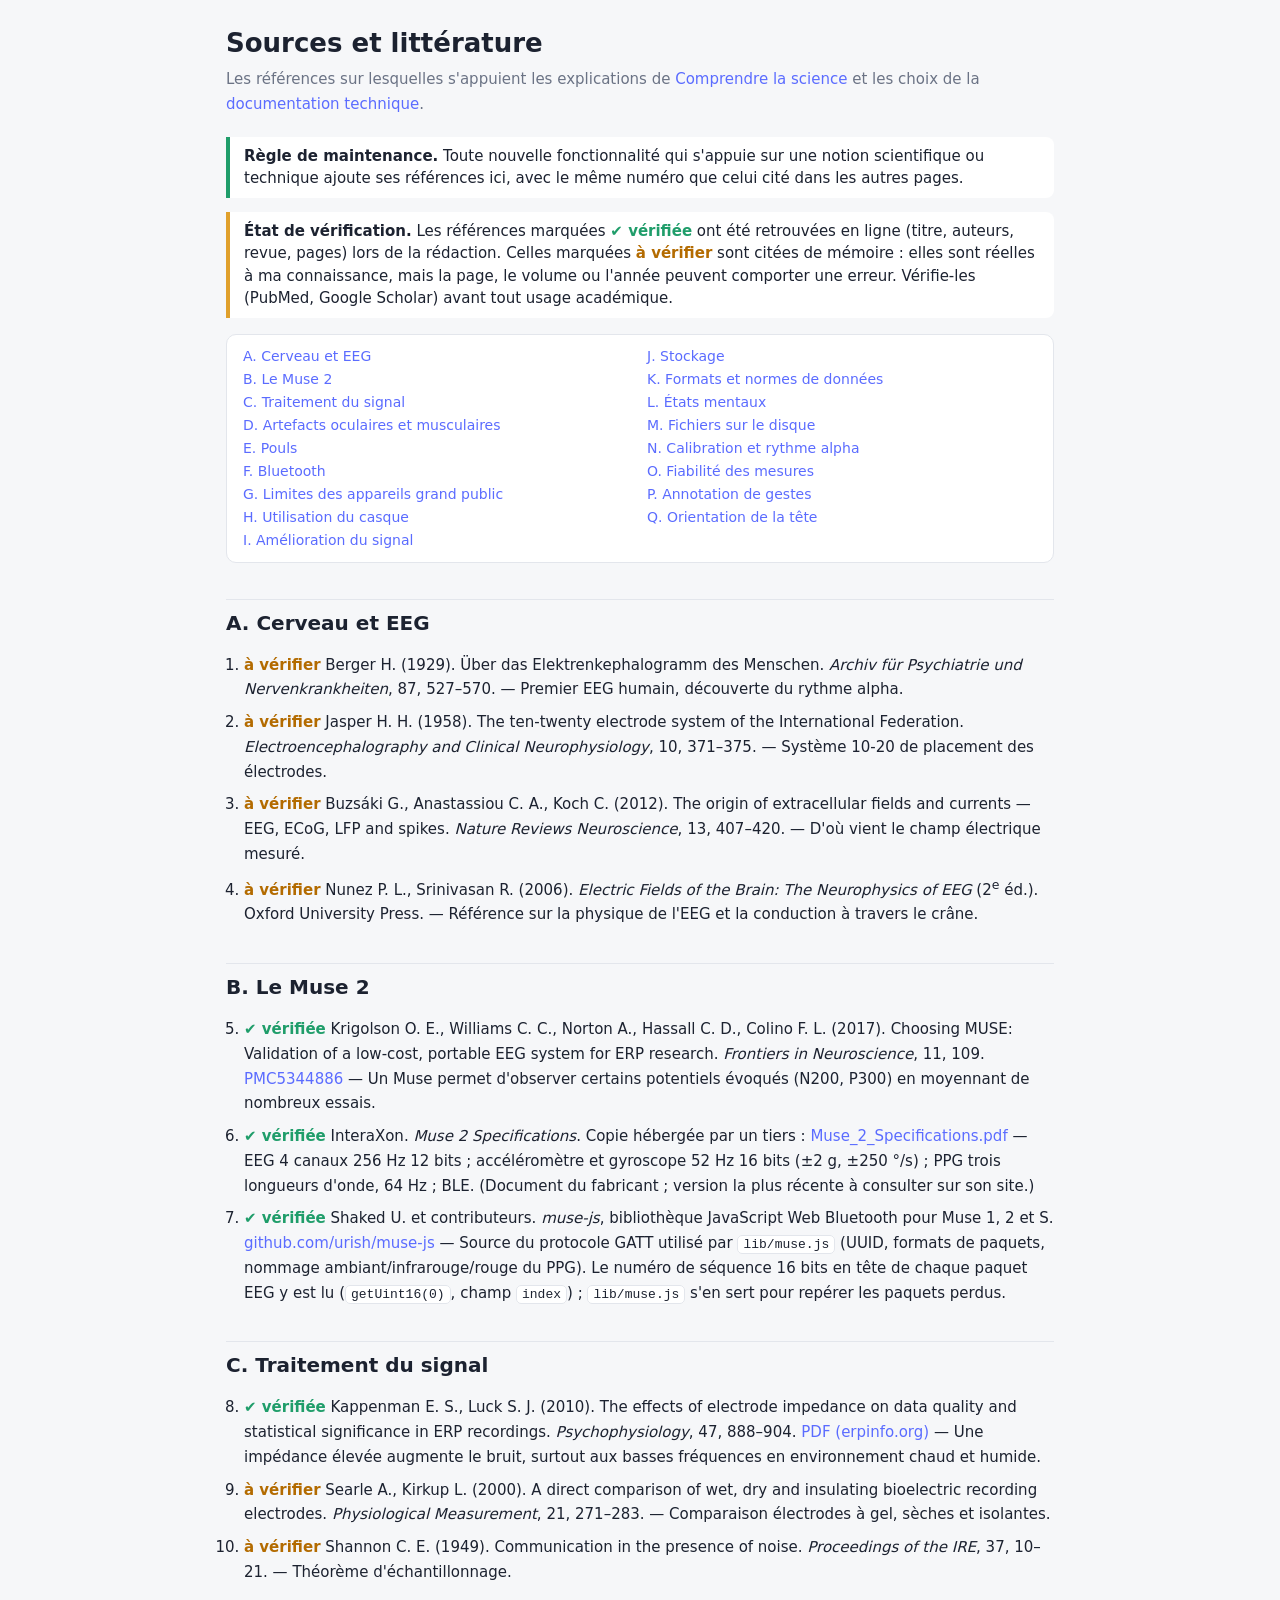
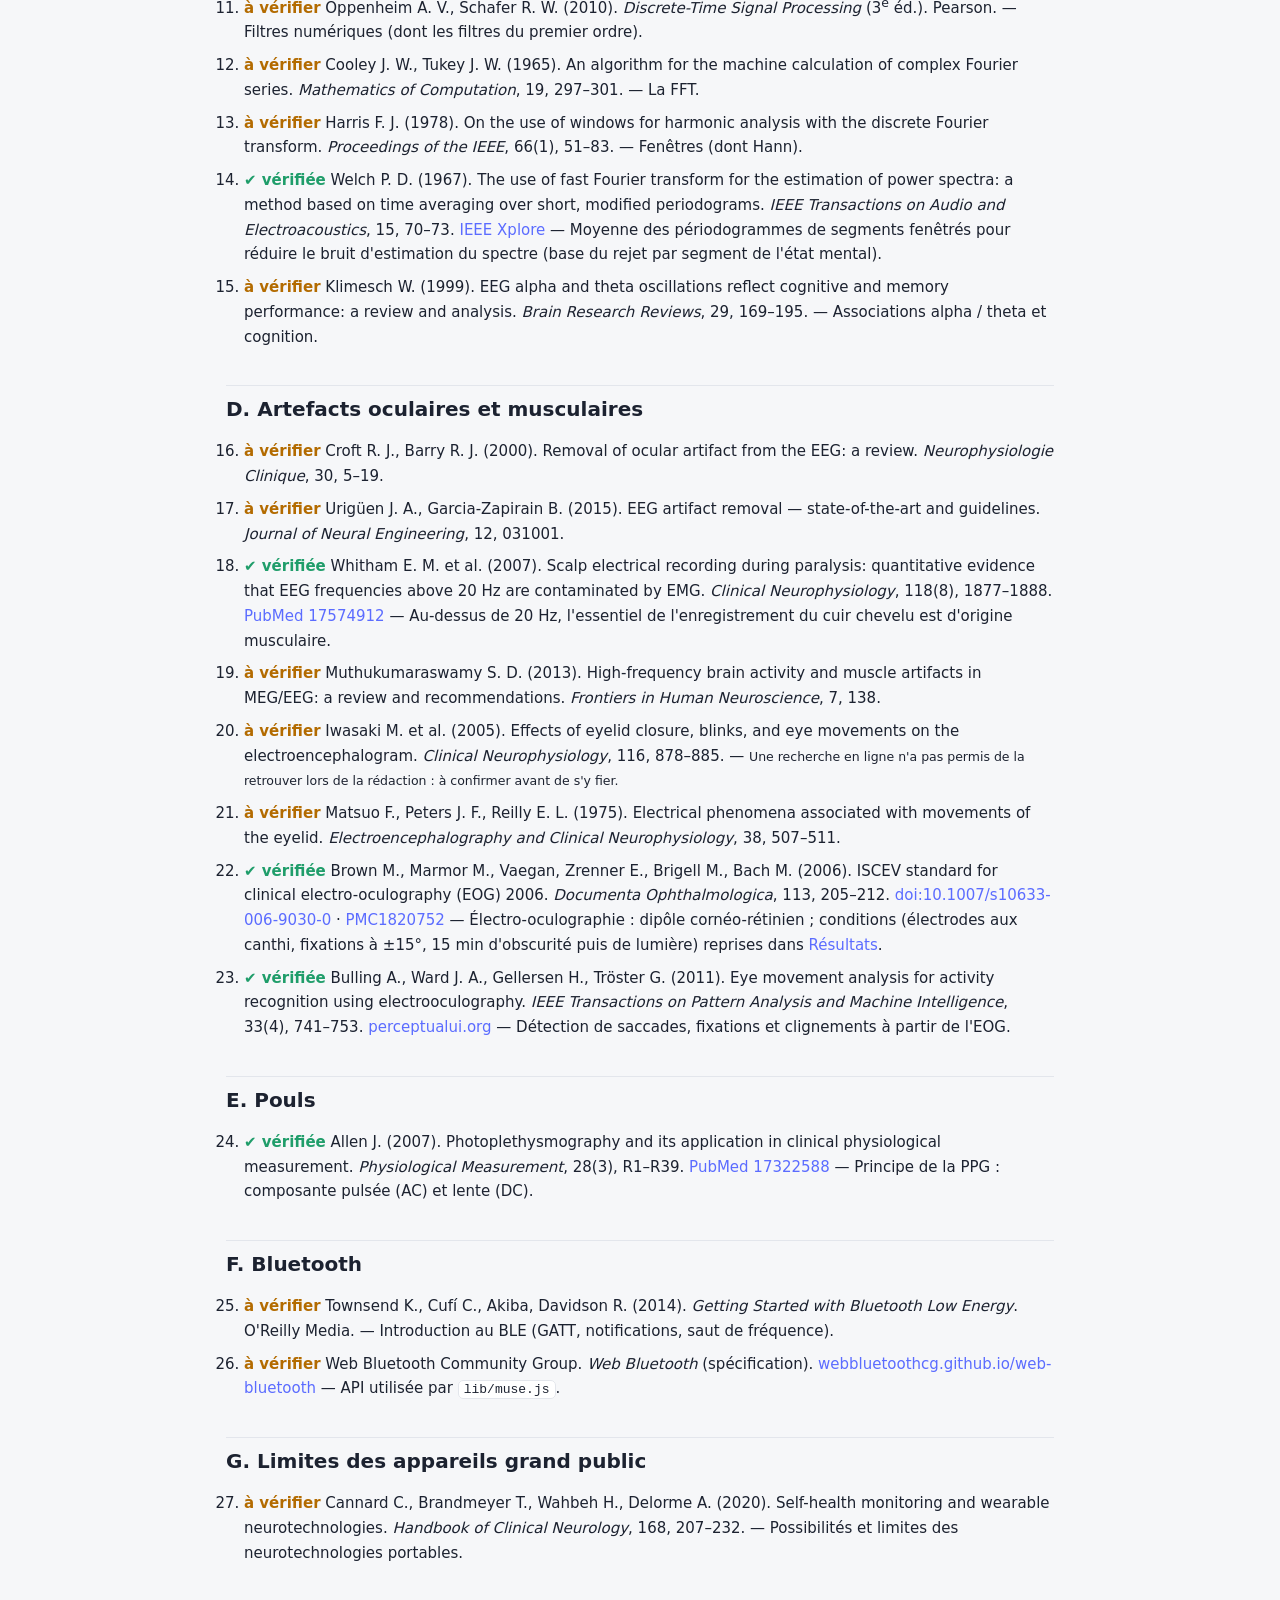
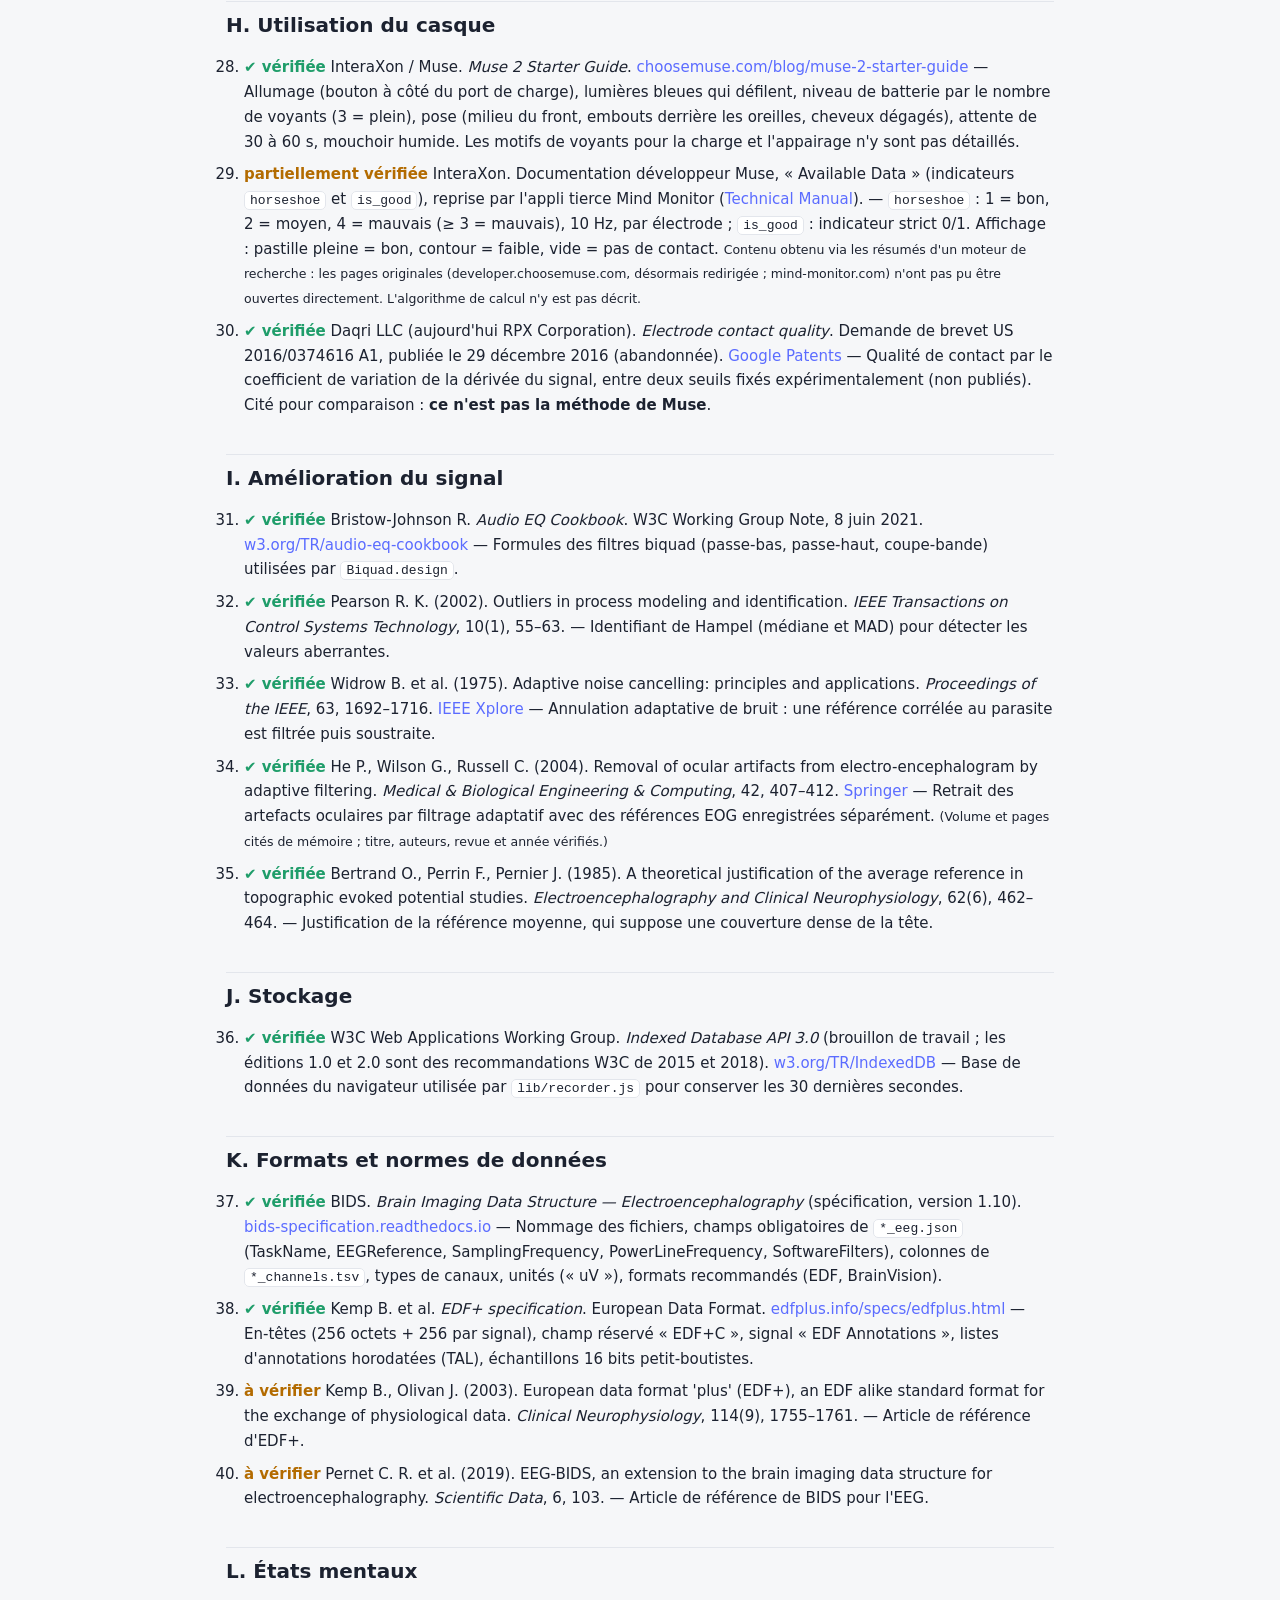
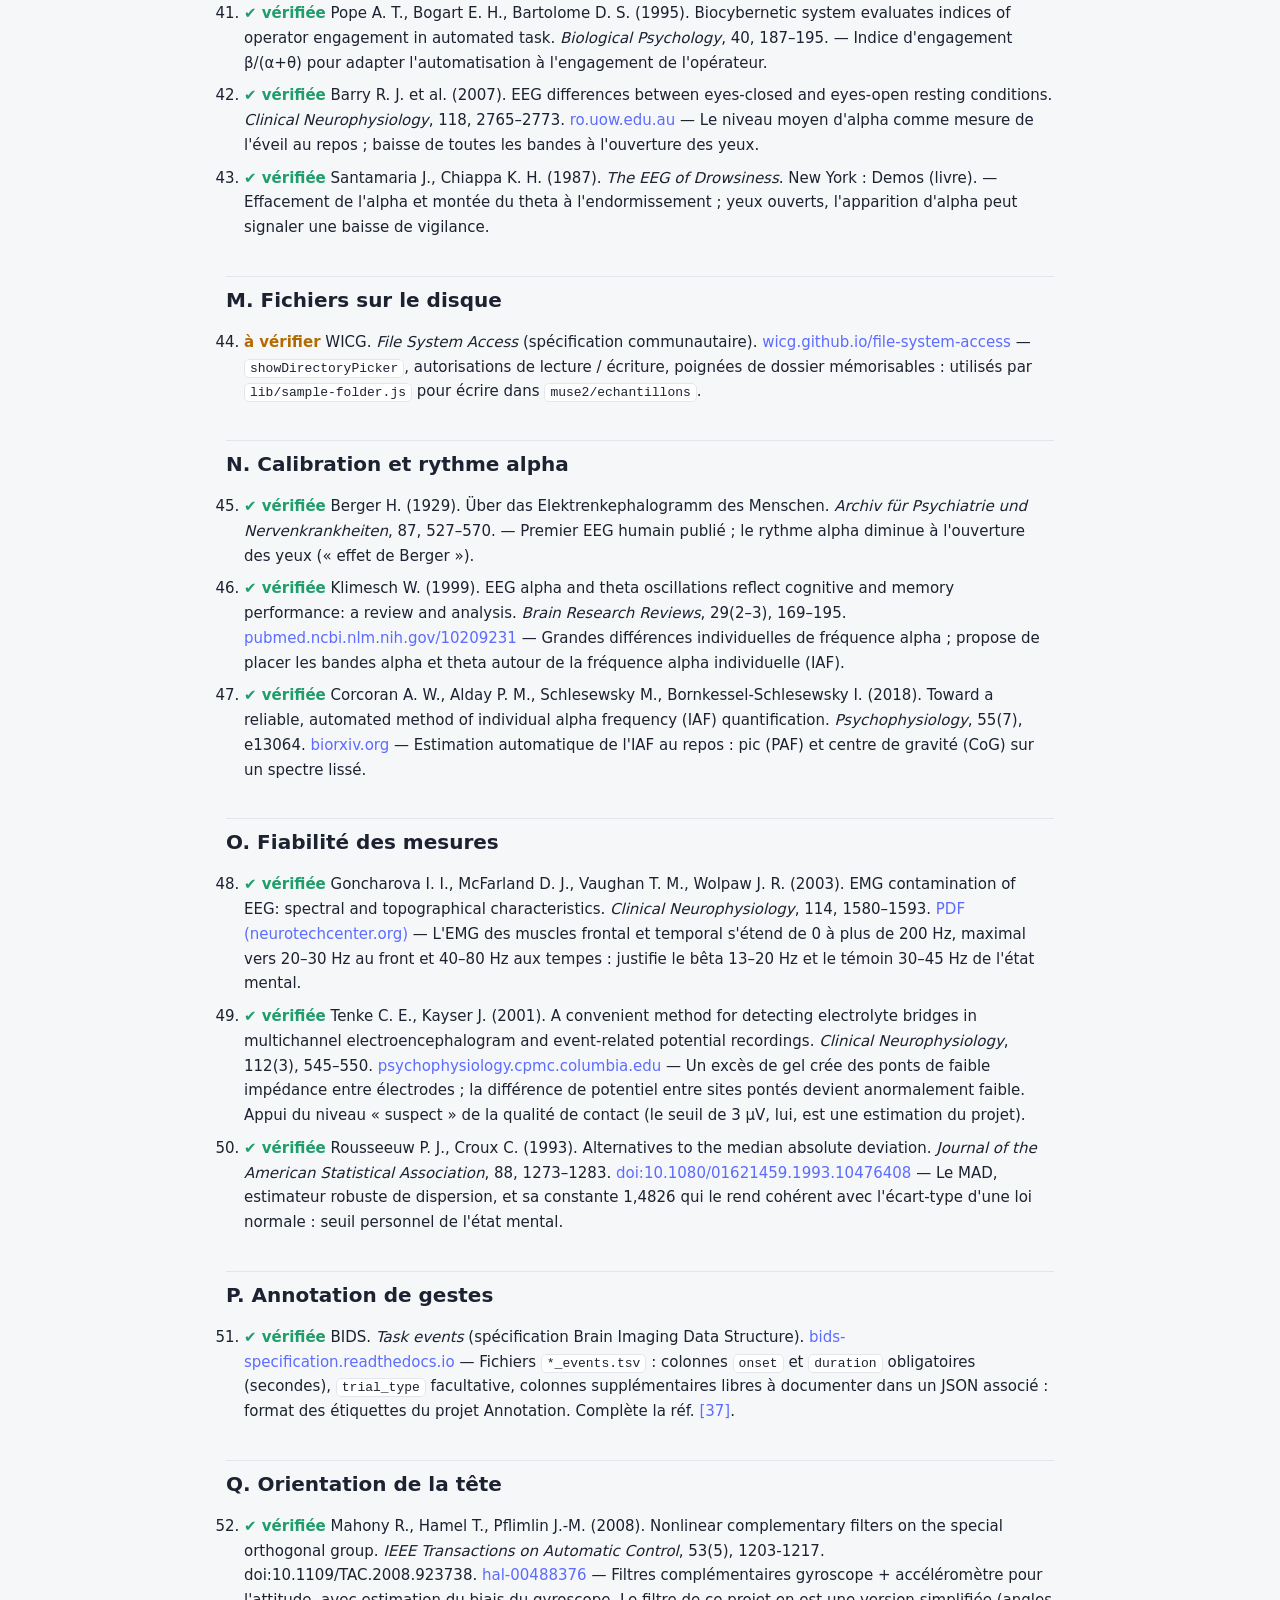
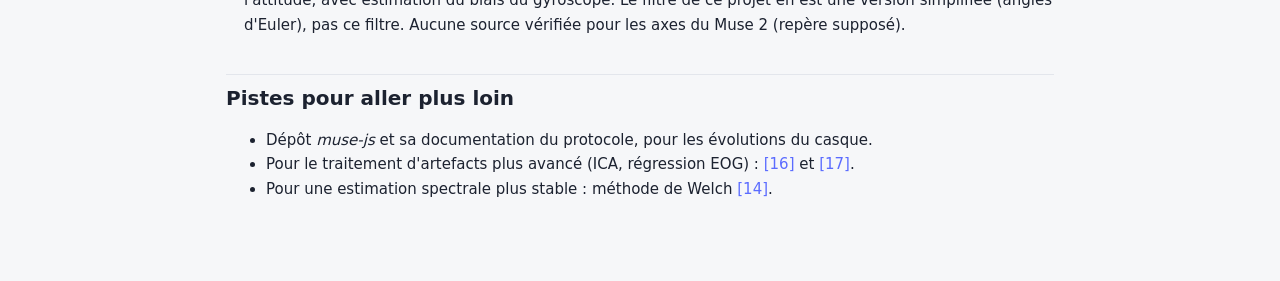
<file: docs/sources.html>
<!doctype html>
<html lang="fr">
<head>
<meta charset="utf-8">
<meta name="viewport" content="width=device-width, initial-scale=1">
<title>Sources et littérature – Muse 2 Lab</title>
<link rel="stylesheet" href="../assets/style.css">
<link rel="stylesheet" href="../assets/docs.css">
</head>
<body>
<article class="doc-page">

<h1>Sources et littérature</h1>
<p class="lead">Les références sur lesquelles s'appuient les explications de <a href="science.html">Comprendre la science</a> et les choix de la <a href="technique.html">documentation technique</a>.</p>

<div class="callout maintenance"><b>Règle de maintenance.</b> Toute nouvelle fonctionnalité qui s'appuie sur une notion scientifique ou technique ajoute ses références ici, avec le même numéro que celui cité dans les autres pages.</div>

<div class="callout warn"><b>État de vérification.</b> Les références marquées <span class="tag-ok">✔ vérifiée</span> ont été retrouvées en ligne (titre, auteurs, revue, pages) lors de la rédaction.
Celles marquées <span class="tag-todo">à vérifier</span> sont citées de mémoire : elles sont réelles à ma connaissance, mais la page, le volume ou l'année peuvent comporter une erreur. Vérifie-les (PubMed, Google Scholar) avant tout usage académique.</div>

<nav class="toc">
  <a href="#cerveau">A. Cerveau et EEG</a>
  <a href="#muse">B. Le Muse 2</a>
  <a href="#signal">C. Traitement du signal</a>
  <a href="#artefacts">D. Artefacts oculaires et musculaires</a>
  <a href="#ppg">E. Pouls</a>
  <a href="#ble">F. Bluetooth</a>
  <a href="#limites">G. Limites des appareils grand public</a>
  <a href="#usage">H. Utilisation du casque</a>
  <a href="#filtrage">I. Amélioration du signal</a>
  <a href="#stockage">J. Stockage</a>
  <a href="#normes">K. Formats et normes de données</a>
  <a href="#etats">L. États mentaux</a>
  <a href="#fichiers">M. Fichiers sur le disque</a>
  <a href="#calibration-alpha">N. Calibration et rythme alpha</a>
  <a href="#fiabilite">O. Fiabilité des mesures</a>
  <a href="#annotation-bids">P. Annotation de gestes</a>
  <a href="#orientation-tete">Q. Orientation de la tête</a>
</nav>

<h2 id="cerveau">A. Cerveau et EEG</h2>
<ol class="refs" start="1">
  <li id="r1"><span class="tag-todo">à vérifier</span> Berger H. (1929). Über das Elektrenkephalogramm des Menschen. <em>Archiv für Psychiatrie und Nervenkrankheiten</em>, 87, 527–570. — Premier EEG humain, découverte du rythme alpha.</li>
  <li id="r2"><span class="tag-todo">à vérifier</span> Jasper H. H. (1958). The ten-twenty electrode system of the International Federation. <em>Electroencephalography and Clinical Neurophysiology</em>, 10, 371–375. — Système 10-20 de placement des électrodes.</li>
  <li id="r3"><span class="tag-todo">à vérifier</span> Buzsáki G., Anastassiou C. A., Koch C. (2012). The origin of extracellular fields and currents — EEG, ECoG, LFP and spikes. <em>Nature Reviews Neuroscience</em>, 13, 407–420. — D'où vient le champ électrique mesuré.</li>
  <li id="r4"><span class="tag-todo">à vérifier</span> Nunez P. L., Srinivasan R. (2006). <em>Electric Fields of the Brain: The Neurophysics of EEG</em> (2<sup>e</sup> éd.). Oxford University Press. — Référence sur la physique de l'EEG et la conduction à travers le crâne.</li>
</ol>

<h2 id="muse">B. Le Muse 2</h2>
<ol class="refs" start="5">
  <li id="r5"><span class="tag-ok">✔ vérifiée</span> Krigolson O. E., Williams C. C., Norton A., Hassall C. D., Colino F. L. (2017). Choosing MUSE: Validation of a low-cost, portable EEG system for ERP research. <em>Frontiers in Neuroscience</em>, 11, 109.
    <a href="https://www.ncbi.nlm.nih.gov/pmc/articles/PMC5344886/" target="_blank" rel="noopener">PMC5344886</a> — Un Muse permet d'observer certains potentiels évoqués (N200, P300) en moyennant de nombreux essais.</li>
  <li id="r6"><span class="tag-ok">✔ vérifiée</span> InteraXon. <em>Muse 2 Specifications</em>. Copie hébergée par un tiers :
    <a href="https://ifelldh.tec.mx/sites/g/files/vgjovo1101/files/Muse_2_Specifications.pdf" target="_blank" rel="noopener">Muse_2_Specifications.pdf</a> — EEG 4 canaux 256 Hz 12 bits ; accéléromètre et gyroscope 52 Hz 16 bits (±2 g, ±250 °/s) ; PPG trois longueurs d'onde, 64 Hz ; BLE. (Document du fabricant ; version la plus récente à consulter sur son site.)</li>
  <li id="r7"><span class="tag-ok">✔ vérifiée</span> Shaked U. et contributeurs. <em>muse-js</em>, bibliothèque JavaScript Web Bluetooth pour Muse 1, 2 et S.
    <a href="https://github.com/urish/muse-js" target="_blank" rel="noopener">github.com/urish/muse-js</a> — Source du protocole GATT utilisé par <code>lib/muse.js</code> (UUID, formats de paquets, nommage ambiant/infrarouge/rouge du PPG). Le numéro de séquence 16 bits en tête de chaque paquet EEG y est lu (<code>getUint16(0)</code>, champ <code>index</code>) ; <code>lib/muse.js</code> s'en sert pour repérer les paquets perdus.</li>
</ol>

<h2 id="signal">C. Traitement du signal</h2>
<ol class="refs" start="8">
  <li id="r8"><span class="tag-ok">✔ vérifiée</span> Kappenman E. S., Luck S. J. (2010). The effects of electrode impedance on data quality and statistical significance in ERP recordings. <em>Psychophysiology</em>, 47, 888–904.
    <a href="https://erpinfo.org/s/Kappenman-2010-Psychophys-Impedance-p398.pdf" target="_blank" rel="noopener">PDF (erpinfo.org)</a> — Une impédance élevée augmente le bruit, surtout aux basses fréquences en environnement chaud et humide.</li>
  <li id="r9"><span class="tag-todo">à vérifier</span> Searle A., Kirkup L. (2000). A direct comparison of wet, dry and insulating bioelectric recording electrodes. <em>Physiological Measurement</em>, 21, 271–283. — Comparaison électrodes à gel, sèches et isolantes.</li>
  <li id="r10"><span class="tag-todo">à vérifier</span> Shannon C. E. (1949). Communication in the presence of noise. <em>Proceedings of the IRE</em>, 37, 10–21. — Théorème d'échantillonnage.</li>
  <li id="r11"><span class="tag-todo">à vérifier</span> Oppenheim A. V., Schafer R. W. (2010). <em>Discrete-Time Signal Processing</em> (3<sup>e</sup> éd.). Pearson. — Filtres numériques (dont les filtres du premier ordre).</li>
  <li id="r12"><span class="tag-todo">à vérifier</span> Cooley J. W., Tukey J. W. (1965). An algorithm for the machine calculation of complex Fourier series. <em>Mathematics of Computation</em>, 19, 297–301. — La FFT.</li>
  <li id="r13"><span class="tag-todo">à vérifier</span> Harris F. J. (1978). On the use of windows for harmonic analysis with the discrete Fourier transform. <em>Proceedings of the IEEE</em>, 66(1), 51–83. — Fenêtres (dont Hann).</li>
  <li id="r14"><span class="tag-ok">✔ vérifiée</span> Welch P. D. (1967). The use of fast Fourier transform for the estimation of power spectra: a method based on time averaging over short, modified periodograms. <em>IEEE Transactions on Audio and Electroacoustics</em>, 15, 70–73.
    <a href="https://ieeexplore.ieee.org/document/1161899" target="_blank" rel="noopener">IEEE Xplore</a> — Moyenne des périodogrammes de segments fenêtrés pour réduire le bruit d'estimation du spectre (base du rejet par segment de l'état mental).</li>
  <li id="r15"><span class="tag-todo">à vérifier</span> Klimesch W. (1999). EEG alpha and theta oscillations reflect cognitive and memory performance: a review and analysis. <em>Brain Research Reviews</em>, 29, 169–195. — Associations alpha / theta et cognition.</li>
</ol>

<h2 id="artefacts">D. Artefacts oculaires et musculaires</h2>
<ol class="refs" start="16">
  <li id="r16"><span class="tag-todo">à vérifier</span> Croft R. J., Barry R. J. (2000). Removal of ocular artifact from the EEG: a review. <em>Neurophysiologie Clinique</em>, 30, 5–19.</li>
  <li id="r17"><span class="tag-todo">à vérifier</span> Urigüen J. A., Garcia-Zapirain B. (2015). EEG artifact removal — state-of-the-art and guidelines. <em>Journal of Neural Engineering</em>, 12, 031001.</li>
  <li id="r18"><span class="tag-ok">✔ vérifiée</span> Whitham E. M. et al. (2007). Scalp electrical recording during paralysis: quantitative evidence that EEG frequencies above 20 Hz are contaminated by EMG. <em>Clinical Neurophysiology</em>, 118(8), 1877–1888.
    <a href="https://pubmed.ncbi.nlm.nih.gov/17574912" target="_blank" rel="noopener">PubMed 17574912</a> — Au-dessus de 20 Hz, l'essentiel de l'enregistrement du cuir chevelu est d'origine musculaire.</li>
  <li id="r19"><span class="tag-todo">à vérifier</span> Muthukumaraswamy S. D. (2013). High-frequency brain activity and muscle artifacts in MEG/EEG: a review and recommendations. <em>Frontiers in Human Neuroscience</em>, 7, 138.</li>
  <li id="r20"><span class="tag-todo">à vérifier</span> Iwasaki M. et al. (2005). Effects of eyelid closure, blinks, and eye movements on the electroencephalogram. <em>Clinical Neurophysiology</em>, 116, 878–885. — <small>Une recherche en ligne n'a pas permis de la retrouver lors de la rédaction : à confirmer avant de s'y fier.</small></li>
  <li id="r21"><span class="tag-todo">à vérifier</span> Matsuo F., Peters J. F., Reilly E. L. (1975). Electrical phenomena associated with movements of the eyelid. <em>Electroencephalography and Clinical Neurophysiology</em>, 38, 507–511.</li>
  <li id="r22"><span class="tag-ok">✔ vérifiée</span> Brown M., Marmor M., Vaegan, Zrenner E., Brigell M., Bach M. (2006). ISCEV standard for clinical electro-oculography (EOG) 2006. <em>Documenta Ophthalmologica</em>, 113, 205–212.
    <a href="https://doi.org/10.1007/s10633-006-9030-0" target="_blank" rel="noopener">doi:10.1007/s10633-006-9030-0</a> · <a href="https://pmc.ncbi.nlm.nih.gov/articles/PMC1820752" target="_blank" rel="noopener">PMC1820752</a> — Électro-oculographie : dipôle cornéo-rétinien ; conditions (électrodes aux canthi, fixations à ±15°, 15 min d'obscurité puis de lumière) reprises dans <a href="resultats.html#rappel-etude">Résultats</a>.</li>
  <li id="r23"><span class="tag-ok">✔ vérifiée</span> Bulling A., Ward J. A., Gellersen H., Tröster G. (2011). Eye movement analysis for activity recognition using electrooculography. <em>IEEE Transactions on Pattern Analysis and Machine Intelligence</em>, 33(4), 741–753.
    <a href="https://perceptualui.org/publications/bulling11_pami/" target="_blank" rel="noopener">perceptualui.org</a> — Détection de saccades, fixations et clignements à partir de l'EOG.</li>
</ol>

<h2 id="ppg">E. Pouls</h2>
<ol class="refs" start="24">
  <li id="r24"><span class="tag-ok">✔ vérifiée</span> Allen J. (2007). Photoplethysmography and its application in clinical physiological measurement. <em>Physiological Measurement</em>, 28(3), R1–R39.
    <a href="https://pubmed.ncbi.nlm.nih.gov/17322588/" target="_blank" rel="noopener">PubMed 17322588</a> — Principe de la PPG : composante pulsée (AC) et lente (DC).</li>
</ol>

<h2 id="ble">F. Bluetooth</h2>
<ol class="refs" start="25">
  <li id="r25"><span class="tag-todo">à vérifier</span> Townsend K., Cufí C., Akiba, Davidson R. (2014). <em>Getting Started with Bluetooth Low Energy</em>. O'Reilly Media. — Introduction au BLE (GATT, notifications, saut de fréquence).</li>
  <li id="r26"><span class="tag-todo">à vérifier</span> Web Bluetooth Community Group. <em>Web Bluetooth</em> (spécification). <a href="https://webbluetoothcg.github.io/web-bluetooth/" target="_blank" rel="noopener">webbluetoothcg.github.io/web-bluetooth</a> — API utilisée par <code>lib/muse.js</code>.</li>
</ol>

<h2 id="limites">G. Limites des appareils grand public</h2>
<ol class="refs" start="27">
  <li id="r27"><span class="tag-todo">à vérifier</span> Cannard C., Brandmeyer T., Wahbeh H., Delorme A. (2020). Self-health monitoring and wearable neurotechnologies. <em>Handbook of Clinical Neurology</em>, 168, 207–232. — Possibilités et limites des neurotechnologies portables.</li>
</ol>

<h2 id="usage">H. Utilisation du casque</h2>
<ol class="refs" start="28">
  <li id="r28"><span class="tag-ok">✔ vérifiée</span> InteraXon / Muse. <em>Muse 2 Starter Guide</em>.
    <a href="https://choosemuse.com/blog/muse-2-starter-guide/" target="_blank" rel="noopener">choosemuse.com/blog/muse-2-starter-guide</a> — Allumage (bouton à côté du port de charge), lumières bleues qui défilent, niveau de batterie par le nombre de voyants (3 = plein), pose (milieu du front, embouts derrière les oreilles, cheveux dégagés), attente de 30 à 60 s, mouchoir humide. Les motifs de voyants pour la charge et l'appairage n'y sont pas détaillés.</li>
  <li id="r29"><span class="tag-todo">partiellement vérifiée</span> InteraXon. Documentation développeur Muse, « Available Data » (indicateurs <code>horseshoe</code> et <code>is_good</code>), reprise par l'appli tierce Mind Monitor (<a href="https://mind-monitor.com/Technical_Manual.php" target="_blank" rel="noopener">Technical Manual</a>). — <code>horseshoe</code> : 1 = bon, 2 = moyen, 4 = mauvais (≥ 3 = mauvais), 10 Hz, par électrode ; <code>is_good</code> : indicateur strict 0/1. Affichage : pastille pleine = bon, contour = faible, vide = pas de contact. <small>Contenu obtenu via les résumés d'un moteur de recherche : les pages originales (developer.choosemuse.com, désormais redirigée ; mind-monitor.com) n'ont pas pu être ouvertes directement. L'algorithme de calcul n'y est pas décrit.</small></li>
  <li id="r30"><span class="tag-ok">✔ vérifiée</span> Daqri LLC (aujourd'hui RPX Corporation). <em>Electrode contact quality</em>. Demande de brevet US 2016/0374616 A1, publiée le 29 décembre 2016 (abandonnée).
    <a href="https://patents.google.com/patent/US20160374616A1/en" target="_blank" rel="noopener">Google Patents</a> — Qualité de contact par le coefficient de variation de la dérivée du signal, entre deux seuils fixés expérimentalement (non publiés). Cité pour comparaison : <strong>ce n'est pas la méthode de Muse</strong>.</li>
</ol>

<h2 id="filtrage">I. Amélioration du signal</h2>
<ol class="refs" start="31">
  <li id="r31"><span class="tag-ok">✔ vérifiée</span> Bristow-Johnson R. <em>Audio EQ Cookbook</em>. W3C Working Group Note, 8 juin 2021.
    <a href="https://www.w3.org/TR/audio-eq-cookbook/" target="_blank" rel="noopener">w3.org/TR/audio-eq-cookbook</a> — Formules des filtres biquad (passe-bas, passe-haut, coupe-bande) utilisées par <code>Biquad.design</code>.</li>
  <li id="r32"><span class="tag-ok">✔ vérifiée</span> Pearson R. K. (2002). Outliers in process modeling and identification. <em>IEEE Transactions on Control Systems Technology</em>, 10(1), 55–63. — Identifiant de Hampel (médiane et MAD) pour détecter les valeurs aberrantes.</li>
  <li id="r33"><span class="tag-ok">✔ vérifiée</span> Widrow B. et al. (1975). Adaptive noise cancelling: principles and applications. <em>Proceedings of the IEEE</em>, 63, 1692–1716.
    <a href="https://ieeexplore.ieee.org/document/1451965" target="_blank" rel="noopener">IEEE Xplore</a> — Annulation adaptative de bruit : une référence corrélée au parasite est filtrée puis soustraite.</li>
  <li id="r34"><span class="tag-ok">✔ vérifiée</span> He P., Wilson G., Russell C. (2004). Removal of ocular artifacts from electro-encephalogram by adaptive filtering. <em>Medical &amp; Biological Engineering &amp; Computing</em>, 42, 407–412.
    <a href="https://link.springer.com/article/10.1007/BF02344717" target="_blank" rel="noopener">Springer</a> — Retrait des artefacts oculaires par filtrage adaptatif avec des références EOG enregistrées séparément. <small>(Volume et pages cités de mémoire ; titre, auteurs, revue et année vérifiés.)</small></li>
  <li id="r35"><span class="tag-ok">✔ vérifiée</span> Bertrand O., Perrin F., Pernier J. (1985). A theoretical justification of the average reference in topographic evoked potential studies. <em>Electroencephalography and Clinical Neurophysiology</em>, 62(6), 462–464. — Justification de la référence moyenne, qui suppose une couverture dense de la tête.</li>
</ol>

<h2 id="stockage">J. Stockage</h2>
<ol class="refs" start="36">
  <li id="r36"><span class="tag-ok">✔ vérifiée</span> W3C Web Applications Working Group. <em>Indexed Database API 3.0</em> (brouillon de travail ; les éditions 1.0 et 2.0 sont des recommandations W3C de 2015 et 2018).
    <a href="https://www.w3.org/TR/IndexedDB/" target="_blank" rel="noopener">w3.org/TR/IndexedDB</a> — Base de données du navigateur utilisée par <code>lib/recorder.js</code> pour conserver les 30 dernières secondes.</li>
</ol>

<h2 id="normes">K. Formats et normes de données</h2>
<ol class="refs" start="37">
  <li id="r37"><span class="tag-ok">✔ vérifiée</span> BIDS. <em>Brain Imaging Data Structure — Electroencephalography</em> (spécification, version 1.10).
    <a href="https://bids-specification.readthedocs.io/en/latest/modality-specific-files/electroencephalography.html" target="_blank" rel="noopener">bids-specification.readthedocs.io</a> — Nommage des fichiers, champs obligatoires de <code>*_eeg.json</code> (TaskName, EEGReference, SamplingFrequency, PowerLineFrequency, SoftwareFilters), colonnes de <code>*_channels.tsv</code>, types de canaux, unités (« uV »), formats recommandés (EDF, BrainVision).</li>
  <li id="r38"><span class="tag-ok">✔ vérifiée</span> Kemp B. et al. <em>EDF+ specification</em>. European Data Format.
    <a href="https://edfplus.info/specs/edfplus.html" target="_blank" rel="noopener">edfplus.info/specs/edfplus.html</a> — En-têtes (256 octets + 256 par signal), champ réservé « EDF+C », signal « EDF Annotations », listes d'annotations horodatées (TAL), échantillons 16 bits petit-boutistes.</li>
  <li id="r39"><span class="tag-todo">à vérifier</span> Kemp B., Olivan J. (2003). European data format 'plus' (EDF+), an EDF alike standard format for the exchange of physiological data. <em>Clinical Neurophysiology</em>, 114(9), 1755–1761. — Article de référence d'EDF+.</li>
  <li id="r40"><span class="tag-todo">à vérifier</span> Pernet C. R. et al. (2019). EEG-BIDS, an extension to the brain imaging data structure for electroencephalography. <em>Scientific Data</em>, 6, 103. — Article de référence de BIDS pour l'EEG.</li>
</ol>

<h2 id="etats">L. États mentaux</h2>
<ol class="refs" start="41">
  <li id="r41"><span class="tag-ok">✔ vérifiée</span> Pope A. T., Bogart E. H., Bartolome D. S. (1995). Biocybernetic system evaluates indices of operator engagement in automated task. <em>Biological Psychology</em>, 40, 187–195. — Indice d'engagement β/(α+θ) pour adapter l'automatisation à l'engagement de l'opérateur.</li>
  <li id="r42"><span class="tag-ok">✔ vérifiée</span> Barry R. J. et al. (2007). EEG differences between eyes-closed and eyes-open resting conditions. <em>Clinical Neurophysiology</em>, 118, 2765–2773.
    <a href="https://ro.uow.edu.au/hbspapers/1640" target="_blank" rel="noopener">ro.uow.edu.au</a> — Le niveau moyen d'alpha comme mesure de l'éveil au repos ; baisse de toutes les bandes à l'ouverture des yeux.</li>
  <li id="r43"><span class="tag-ok">✔ vérifiée</span> Santamaria J., Chiappa K. H. (1987). <em>The EEG of Drowsiness</em>. New York : Demos (livre). — Effacement de l'alpha et montée du theta à l'endormissement ; yeux ouverts, l'apparition d'alpha peut signaler une baisse de vigilance.</li>
</ol>

<h2 id="fichiers">M. Fichiers sur le disque</h2>
<ol class="refs" start="44">
  <li id="r44"><span class="tag-todo">à vérifier</span> WICG. <em>File System Access</em> (spécification communautaire). <a href="https://wicg.github.io/file-system-access/" target="_blank" rel="noopener">wicg.github.io/file-system-access</a> — <code>showDirectoryPicker</code>, autorisations de lecture / écriture, poignées de dossier mémorisables : utilisés par <code>lib/sample-folder.js</code> pour écrire dans <code>muse2/echantillons</code>.</li>
</ol>

<h2 id="calibration-alpha">N. Calibration et rythme alpha</h2>
<ol class="refs" start="45">
  <li id="r45"><span class="tag-ok">✔ vérifiée</span> Berger H. (1929). Über das Elektrenkephalogramm des Menschen. <em>Archiv für Psychiatrie und Nervenkrankheiten</em>, 87, 527–570. — Premier EEG humain publié ; le rythme alpha diminue à l'ouverture des yeux (« effet de Berger »).</li>
  <li id="r46"><span class="tag-ok">✔ vérifiée</span> Klimesch W. (1999). EEG alpha and theta oscillations reflect cognitive and memory performance: a review and analysis. <em>Brain Research Reviews</em>, 29(2–3), 169–195.
    <a href="https://pubmed.ncbi.nlm.nih.gov/10209231/" target="_blank" rel="noopener">pubmed.ncbi.nlm.nih.gov/10209231</a> — Grandes différences individuelles de fréquence alpha ; propose de placer les bandes alpha et theta autour de la fréquence alpha individuelle (IAF).</li>
  <li id="r47"><span class="tag-ok">✔ vérifiée</span> Corcoran A. W., Alday P. M., Schlesewsky M., Bornkessel-Schlesewsky I. (2018). Toward a reliable, automated method of individual alpha frequency (IAF) quantification. <em>Psychophysiology</em>, 55(7), e13064.
    <a href="https://www.biorxiv.org/content/10.1101/176792v3" target="_blank" rel="noopener">biorxiv.org</a> — Estimation automatique de l'IAF au repos : pic (PAF) et centre de gravité (CoG) sur un spectre lissé.</li>
</ol>

<h2 id="fiabilite">O. Fiabilité des mesures</h2>
<ol class="refs" start="48">
  <li id="r48"><span class="tag-ok">✔ vérifiée</span> Goncharova I. I., McFarland D. J., Vaughan T. M., Wolpaw J. R. (2003). EMG contamination of EEG: spectral and topographical characteristics. <em>Clinical Neurophysiology</em>, 114, 1580–1593.
    <a href="https://www.neurotechcenter.org/sites/default/files/misc/EMG%20contamination%20of%20EEG%20spectral%20and%20topographical%20characteristics.pdf" target="_blank" rel="noopener">PDF (neurotechcenter.org)</a> — L'EMG des muscles frontal et temporal s'étend de 0 à plus de 200 Hz, maximal vers 20–30 Hz au front et 40–80 Hz aux tempes : justifie le bêta 13–20 Hz et le témoin 30–45 Hz de l'état mental.</li>
  <li id="r49"><span class="tag-ok">✔ vérifiée</span> Tenke C. E., Kayser J. (2001). A convenient method for detecting electrolyte bridges in multichannel electroencephalogram and event-related potential recordings. <em>Clinical Neurophysiology</em>, 112(3), 545–550.
    <a href="https://psychophysiology.cpmc.columbia.edu/publications/tenke2001a" target="_blank" rel="noopener">psychophysiology.cpmc.columbia.edu</a> — Un excès de gel crée des ponts de faible impédance entre électrodes ; la différence de potentiel entre sites pontés devient anormalement faible. Appui du niveau « suspect » de la qualité de contact (le seuil de 3 µV, lui, est une estimation du projet).</li>
  <li id="r50"><span class="tag-ok">✔ vérifiée</span> Rousseeuw P. J., Croux C. (1993). Alternatives to the median absolute deviation. <em>Journal of the American Statistical Association</em>, 88, 1273–1283.
    <a href="https://doi.org/10.1080/01621459.1993.10476408" target="_blank" rel="noopener">doi:10.1080/01621459.1993.10476408</a> — Le MAD, estimateur robuste de dispersion, et sa constante 1,4826 qui le rend cohérent avec l'écart-type d'une loi normale : seuil personnel de l'état mental.</li>
</ol>

<h2 id="annotation-bids">P. Annotation de gestes</h2>
<ol class="refs" start="51">
  <li id="r51"><span class="tag-ok">✔ vérifiée</span> BIDS. <em>Task events</em> (spécification Brain Imaging Data Structure).
    <a href="https://bids-specification.readthedocs.io/en/stable/modality-specific-files/task-events.html" target="_blank" rel="noopener">bids-specification.readthedocs.io</a> — Fichiers <code>*_events.tsv</code> : colonnes <code>onset</code> et <code>duration</code> obligatoires (secondes), <code>trial_type</code> facultative, colonnes supplémentaires libres à documenter dans un JSON associé : format des étiquettes du projet Annotation. Complète la réf. <a href="#r37">[37]</a>.</li>
</ol>

<h2 id="orientation-tete">Q. Orientation de la tête</h2>
<ol class="refs" start="52">
  <li id="r52"><span class="tag-ok">✔ vérifiée</span> Mahony R., Hamel T., Pflimlin J.-M. (2008). Nonlinear complementary filters on the special orthogonal group. <em>IEEE Transactions on Automatic Control</em>, 53(5), 1203-1217. doi:10.1109/TAC.2008.923738.
    <a href="https://hal.archives-ouvertes.fr/hal-00488376" target="_blank" rel="noopener">hal-00488376</a> — Filtres complémentaires gyroscope + accéléromètre pour l'attitude, avec estimation du biais du gyroscope. Le filtre de ce projet en est une version simplifiée (angles d'Euler), pas ce filtre. Aucune source vérifiée pour les axes du Muse 2 (repère supposé).</li>
</ol>

<h2>Pistes pour aller plus loin</h2>
<ul>
  <li>Dépôt <em>muse-js</em> et sa documentation du protocole, pour les évolutions du casque.</li>
  <li>Pour le traitement d'artefacts plus avancé (ICA, régression EOG) : <a href="#r16">[16]</a> et <a href="#r17">[17]</a>.</li>
  <li>Pour une estimation spectrale plus stable : méthode de Welch <a href="#r14">[14]</a>.</li>
</ul>

</article>
</body>
</html>
</file>
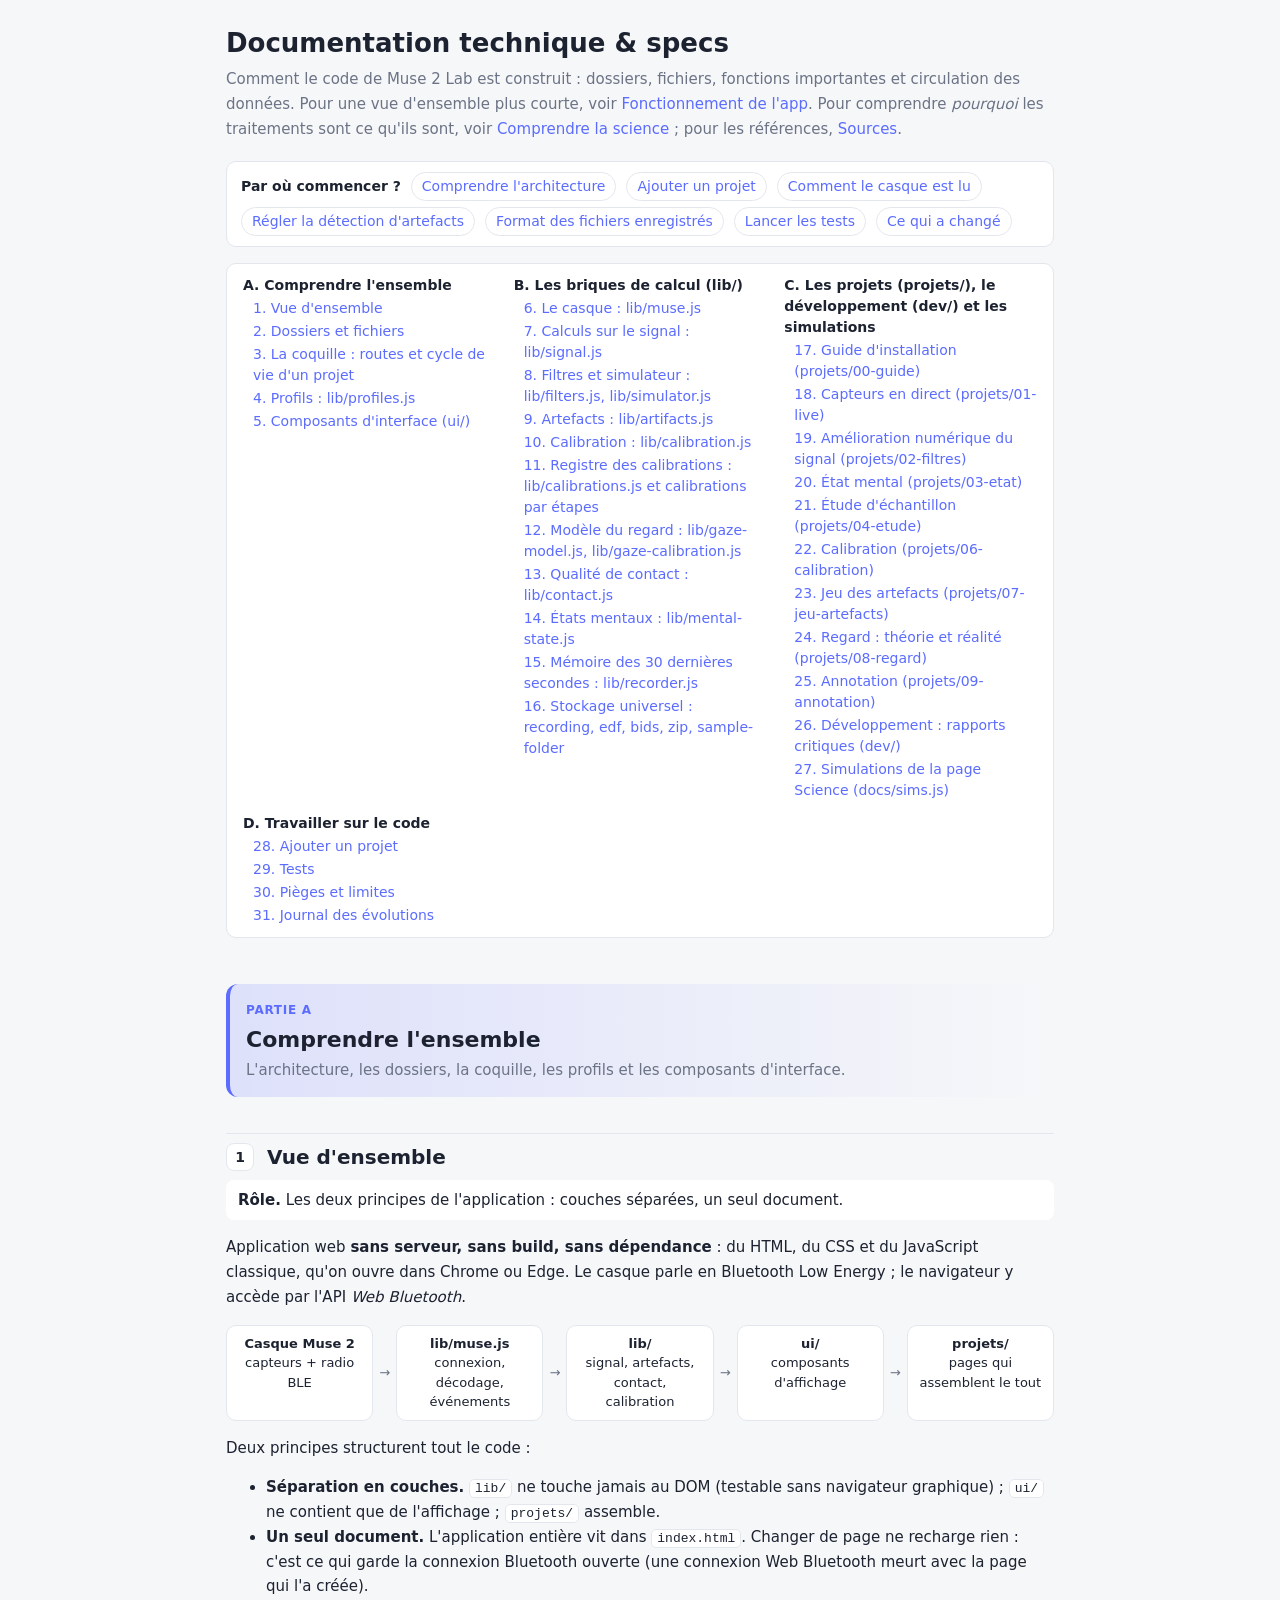
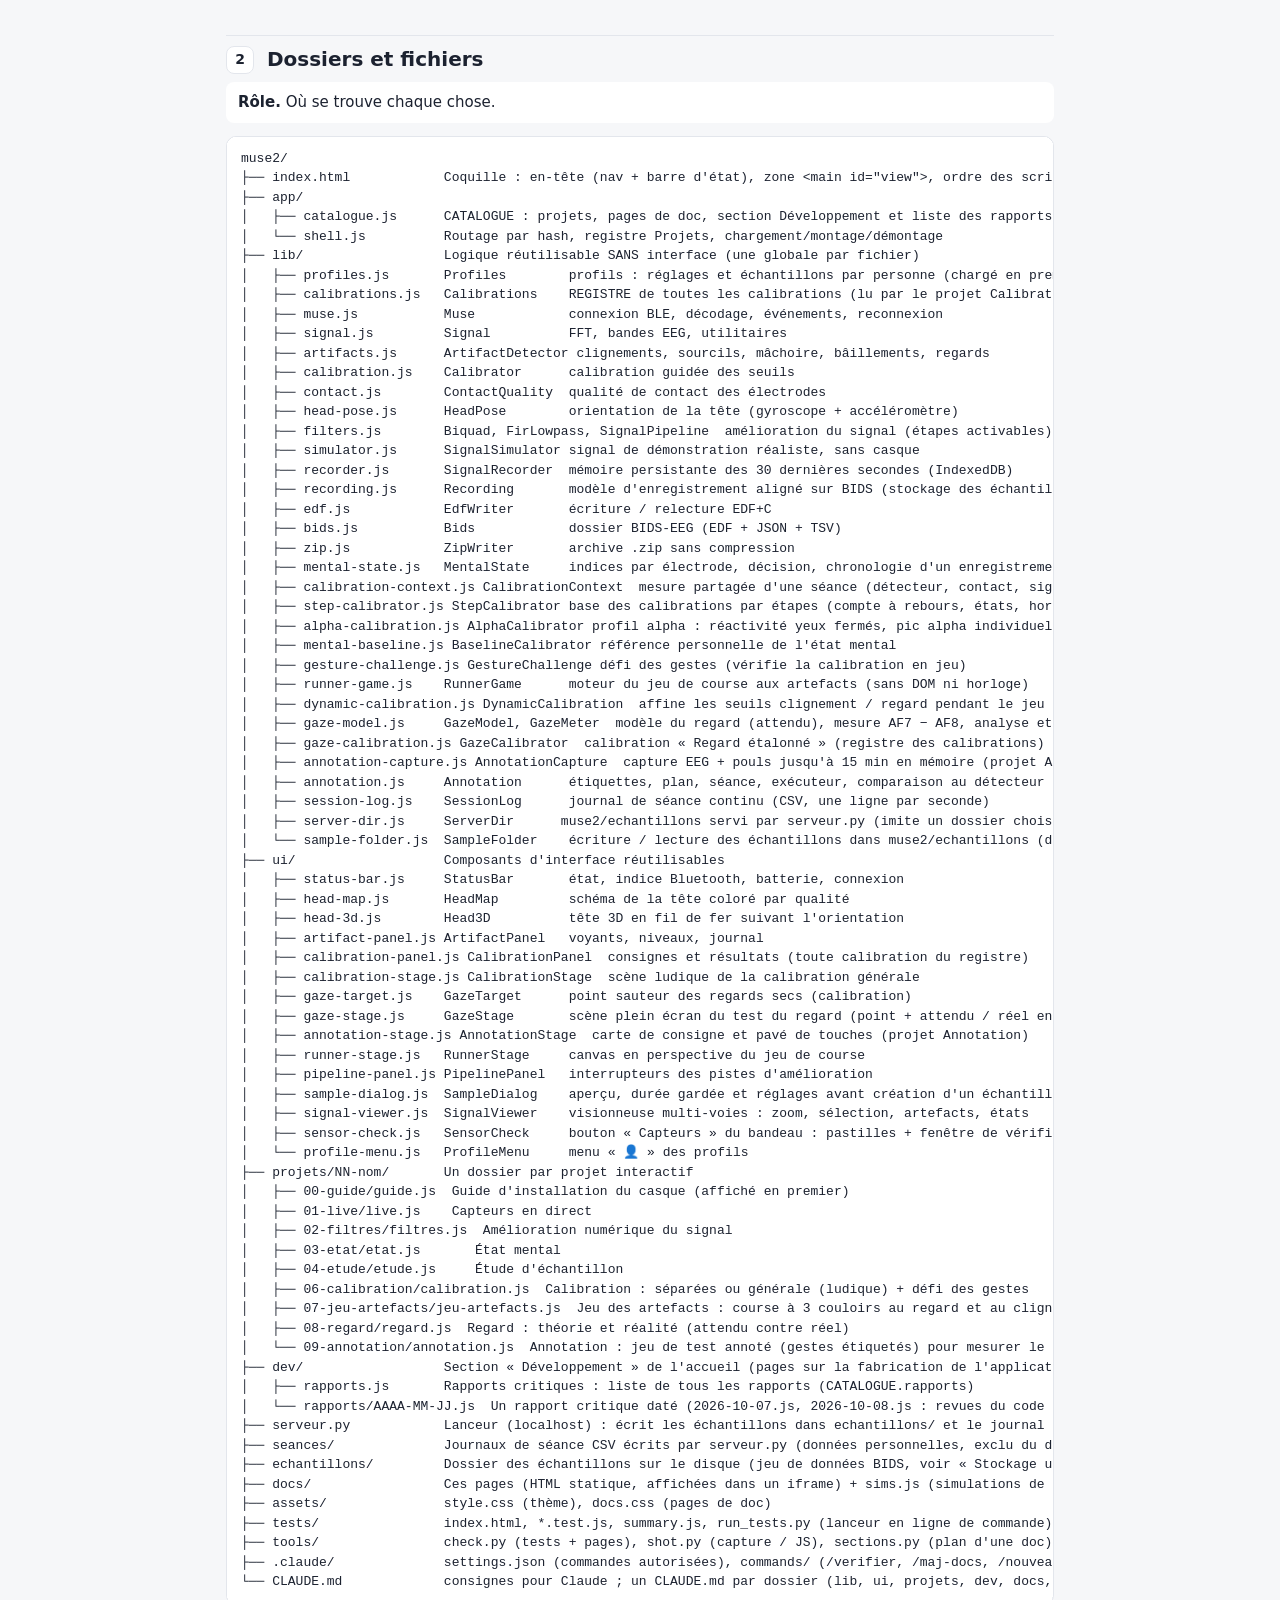
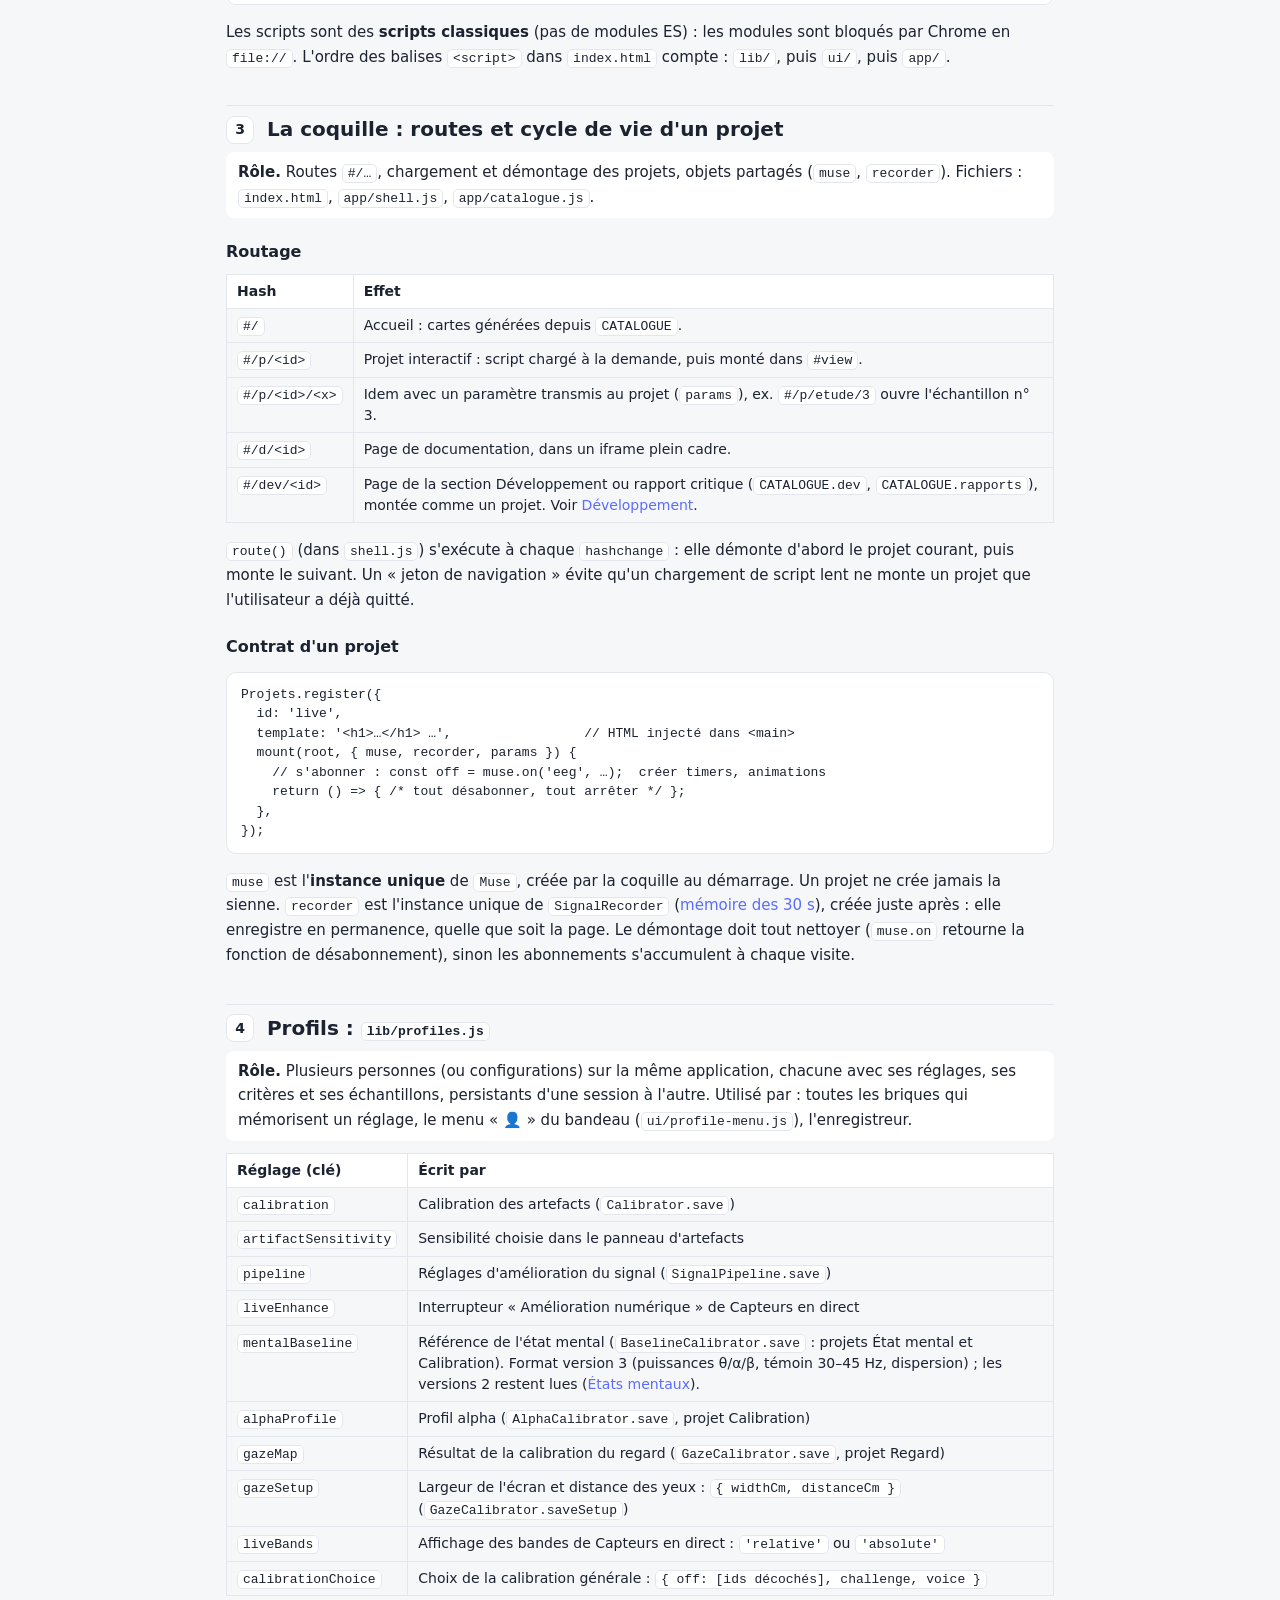
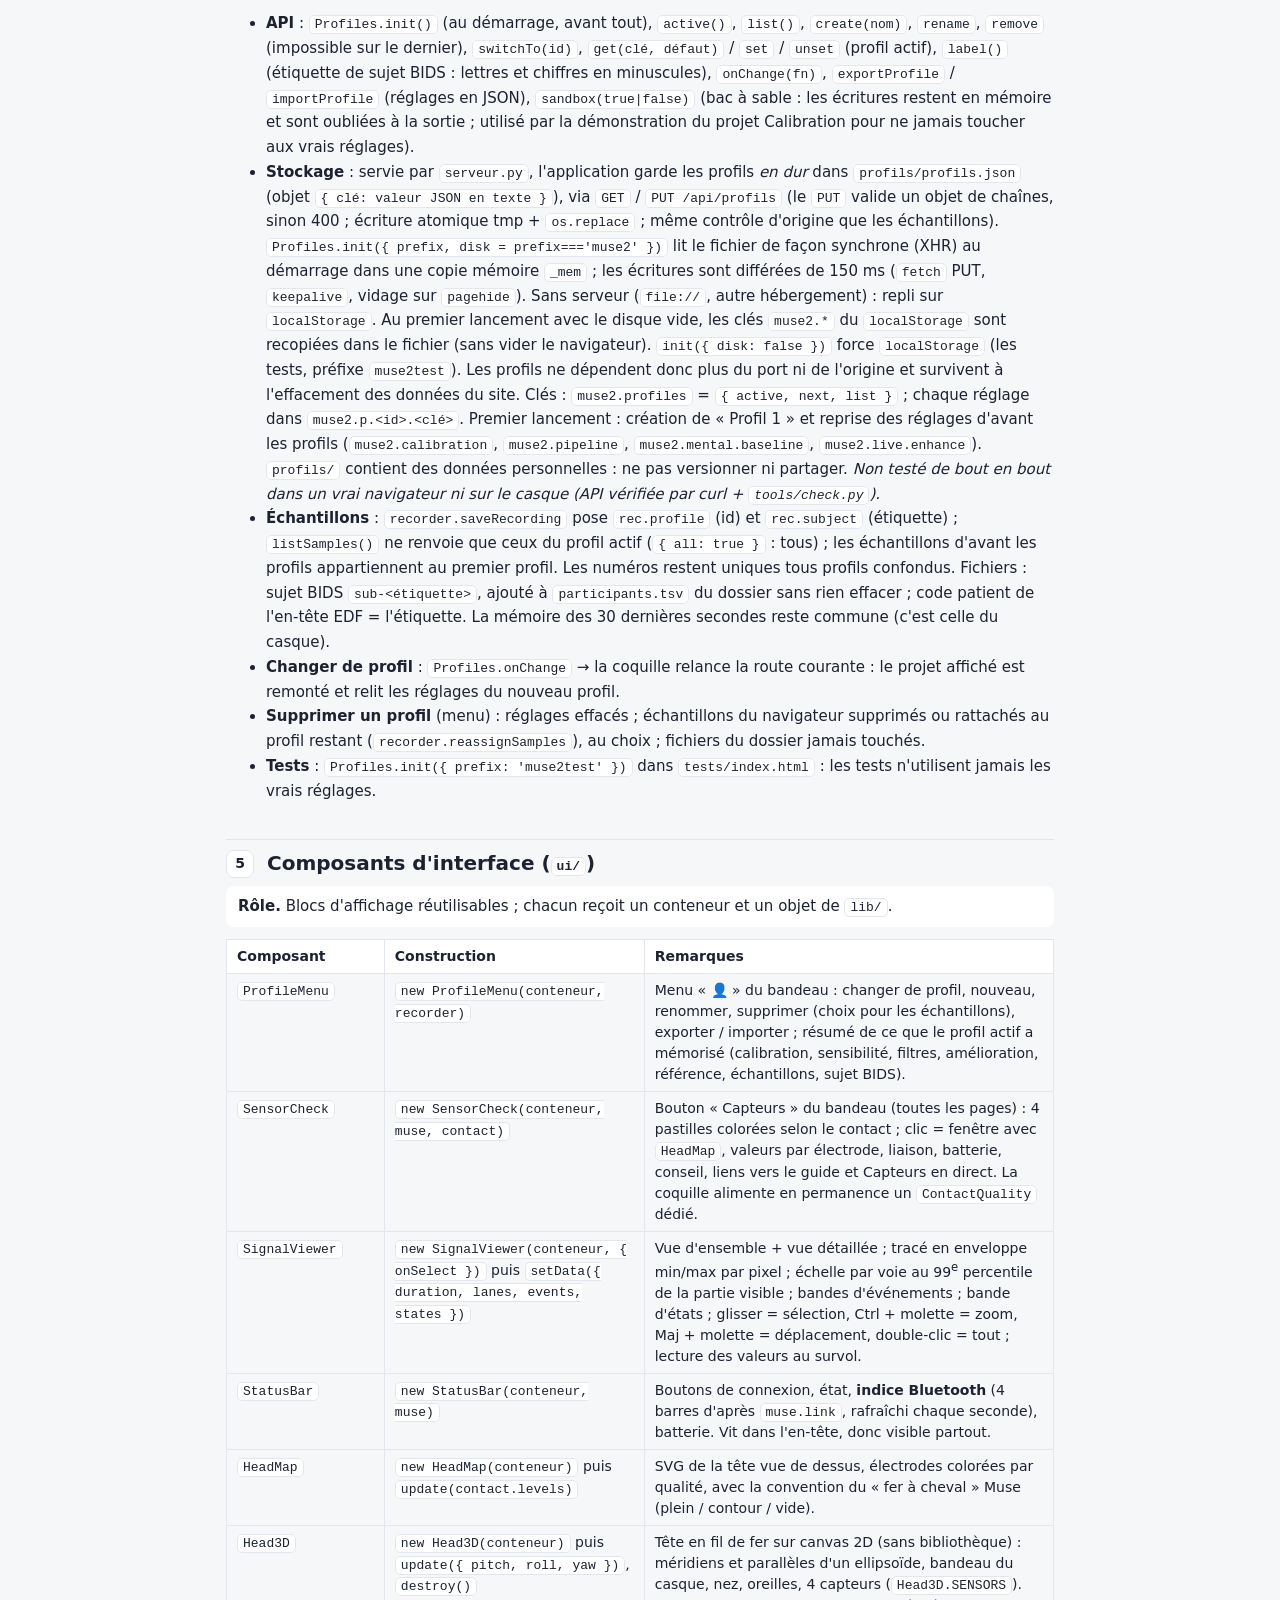
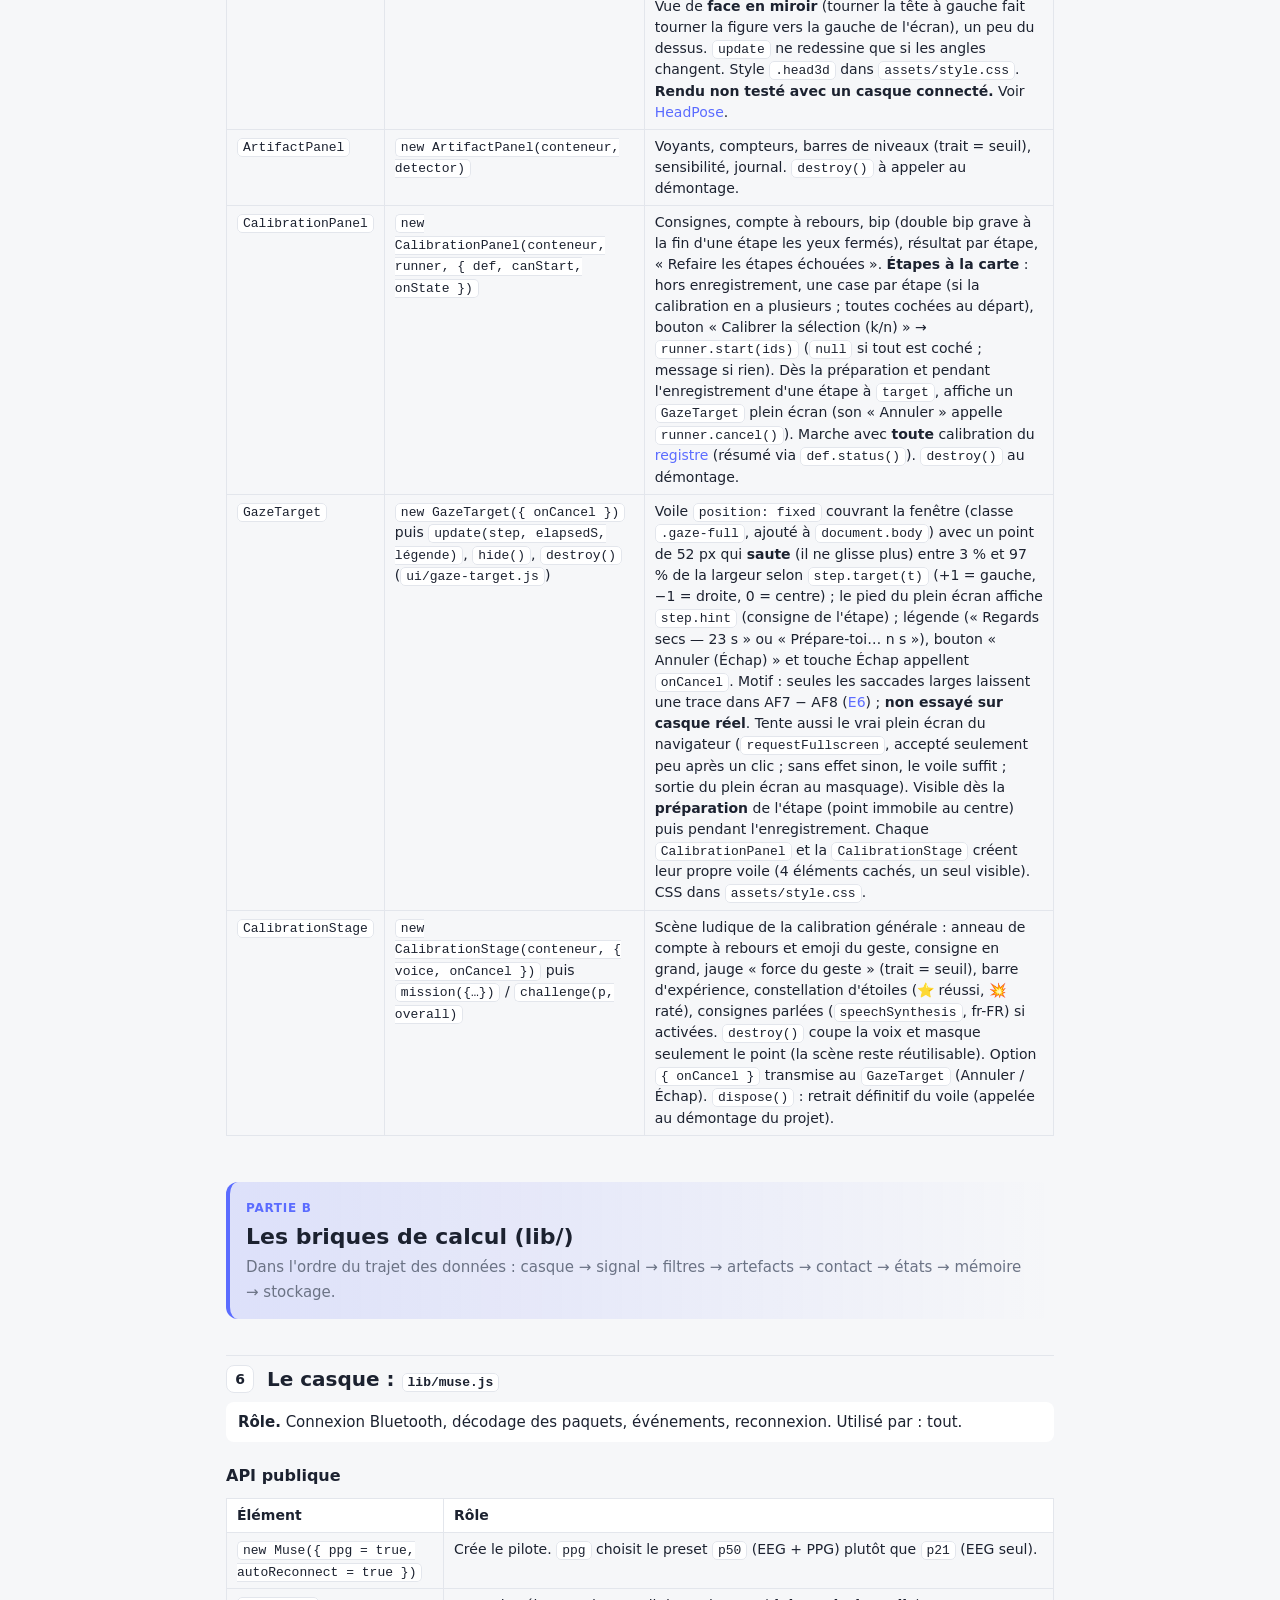
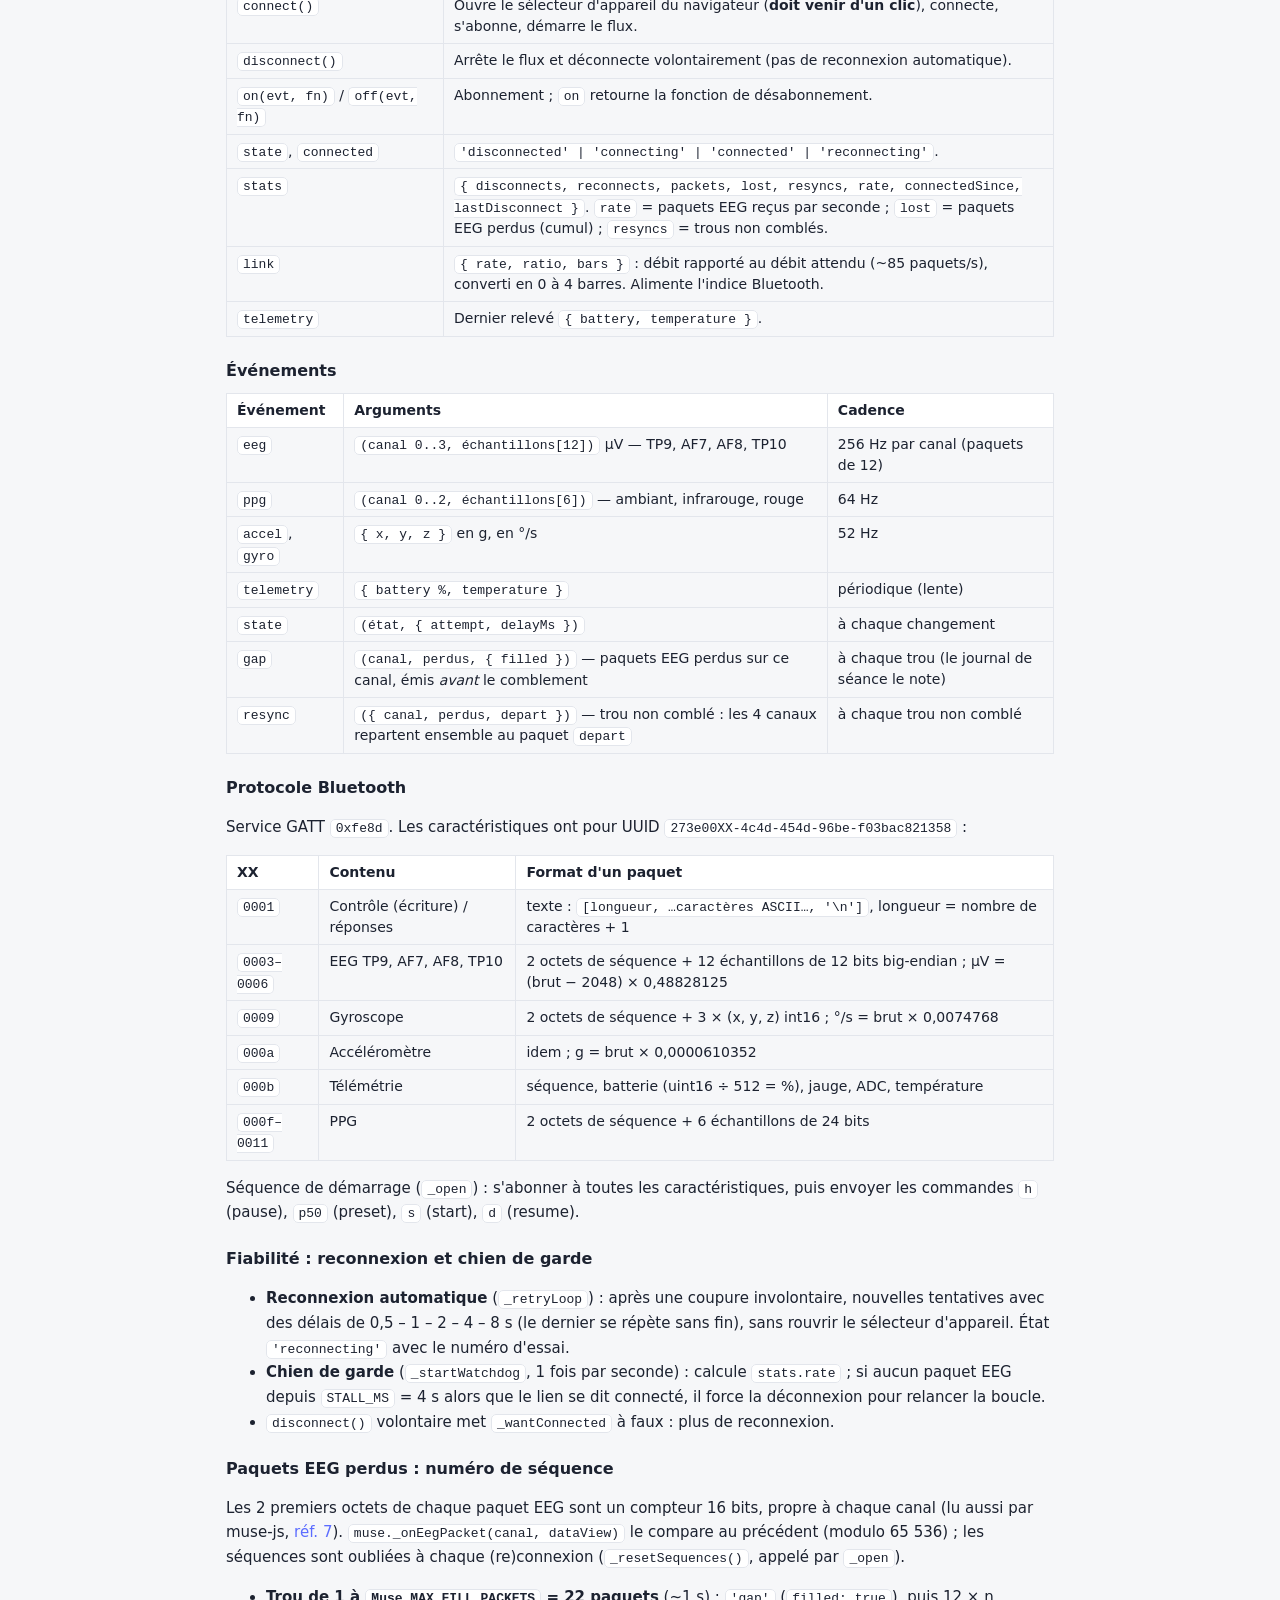
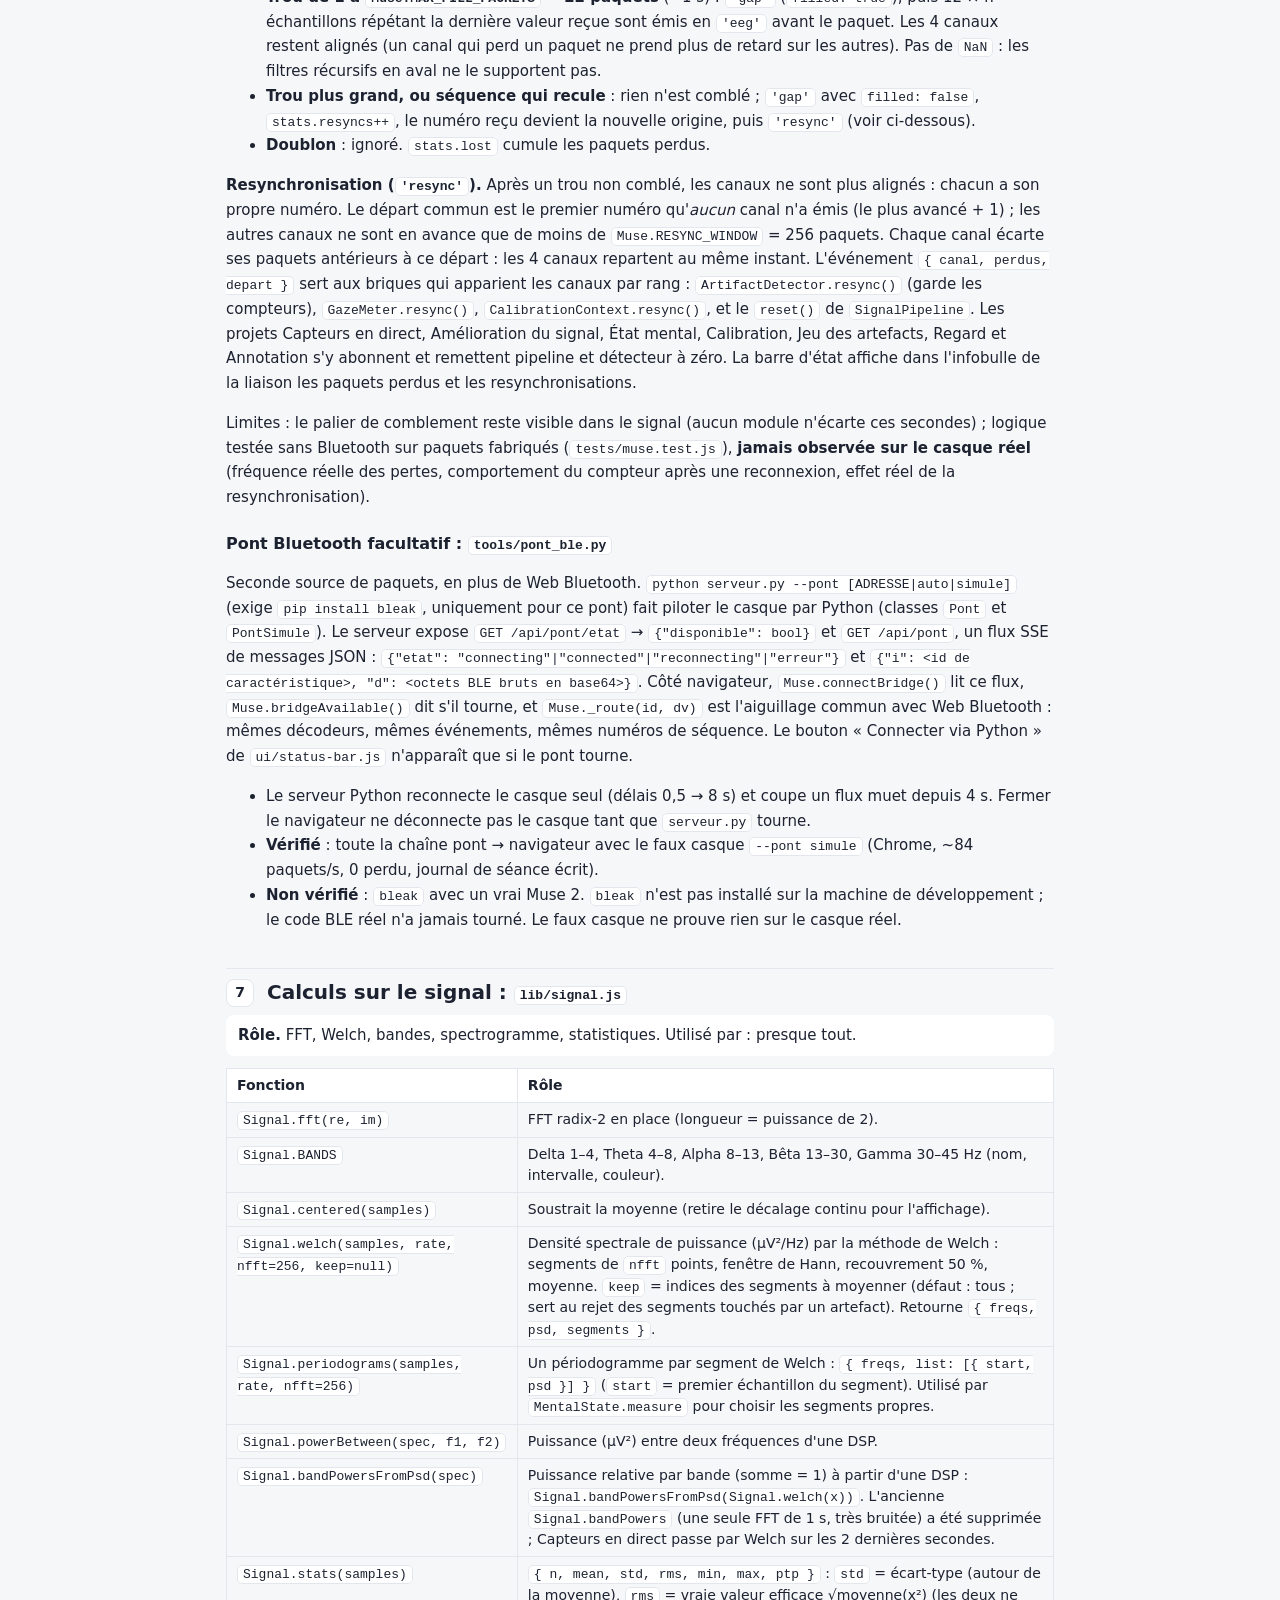
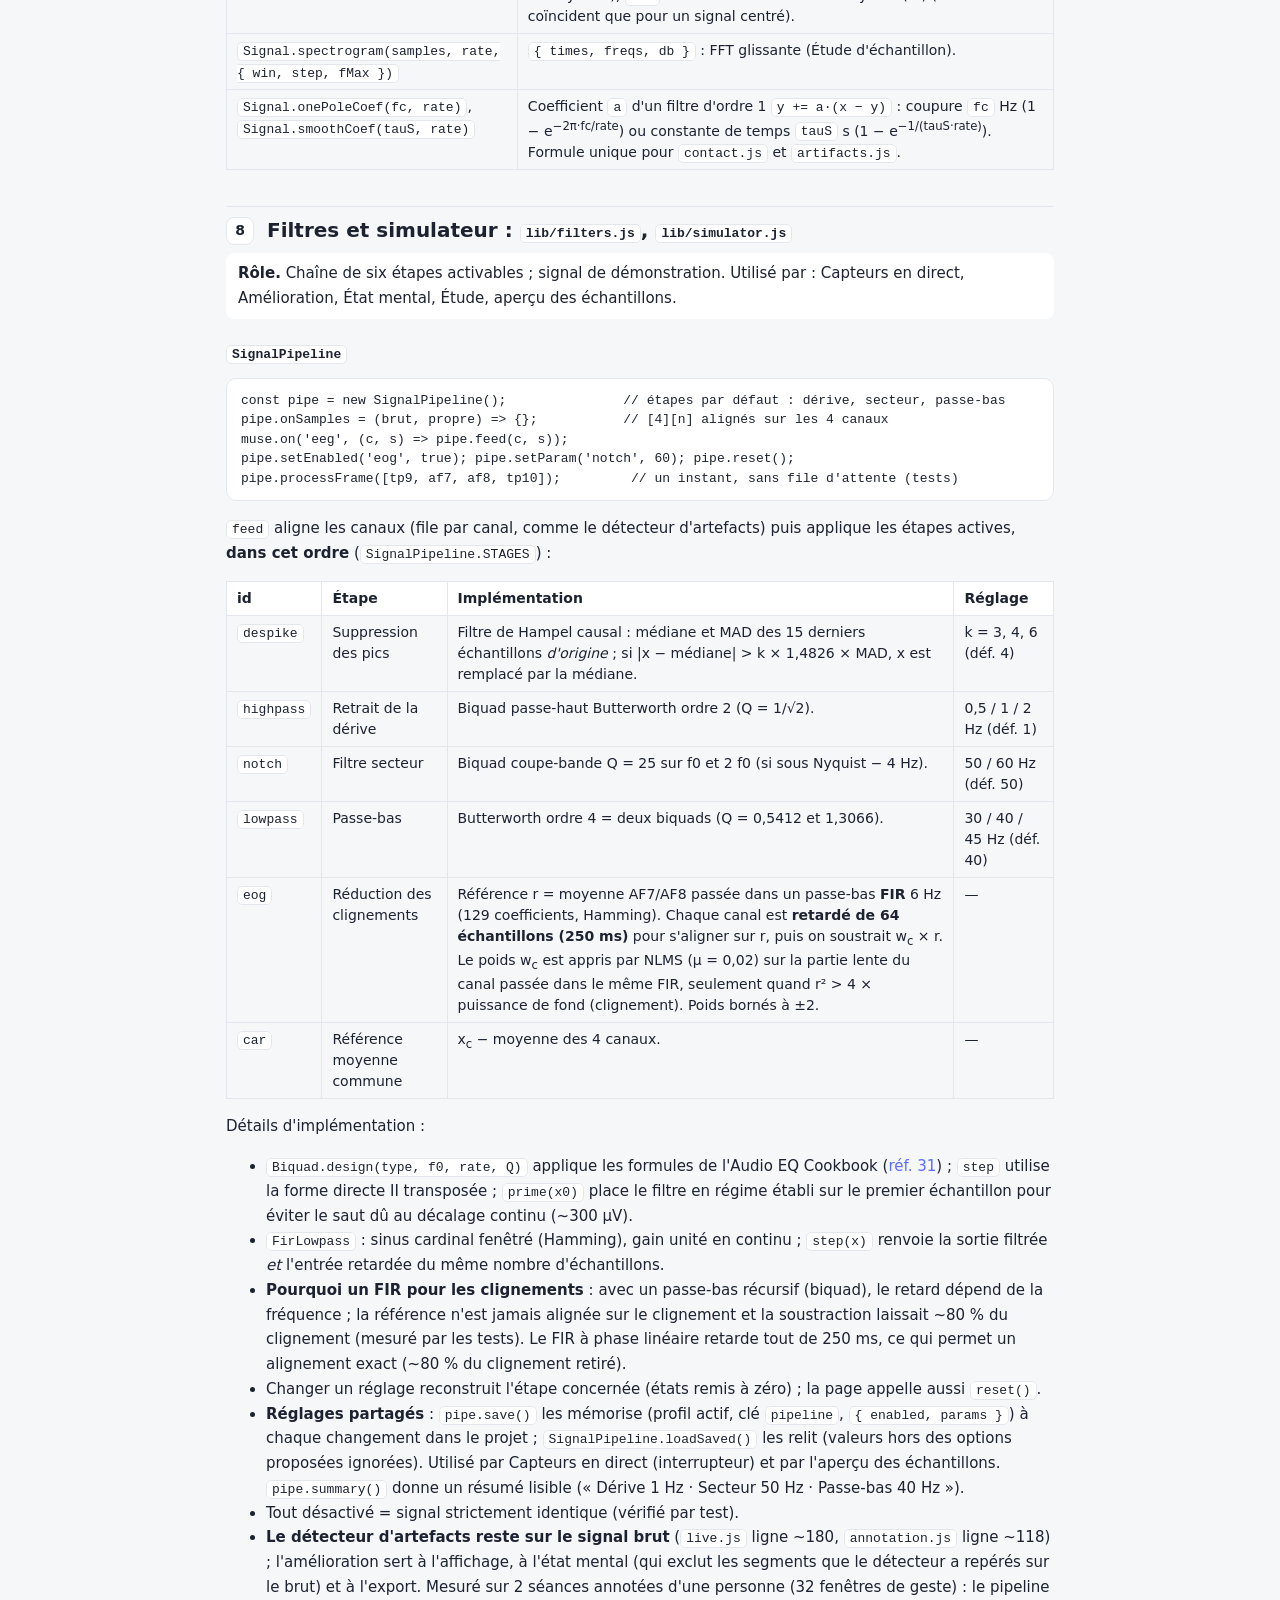
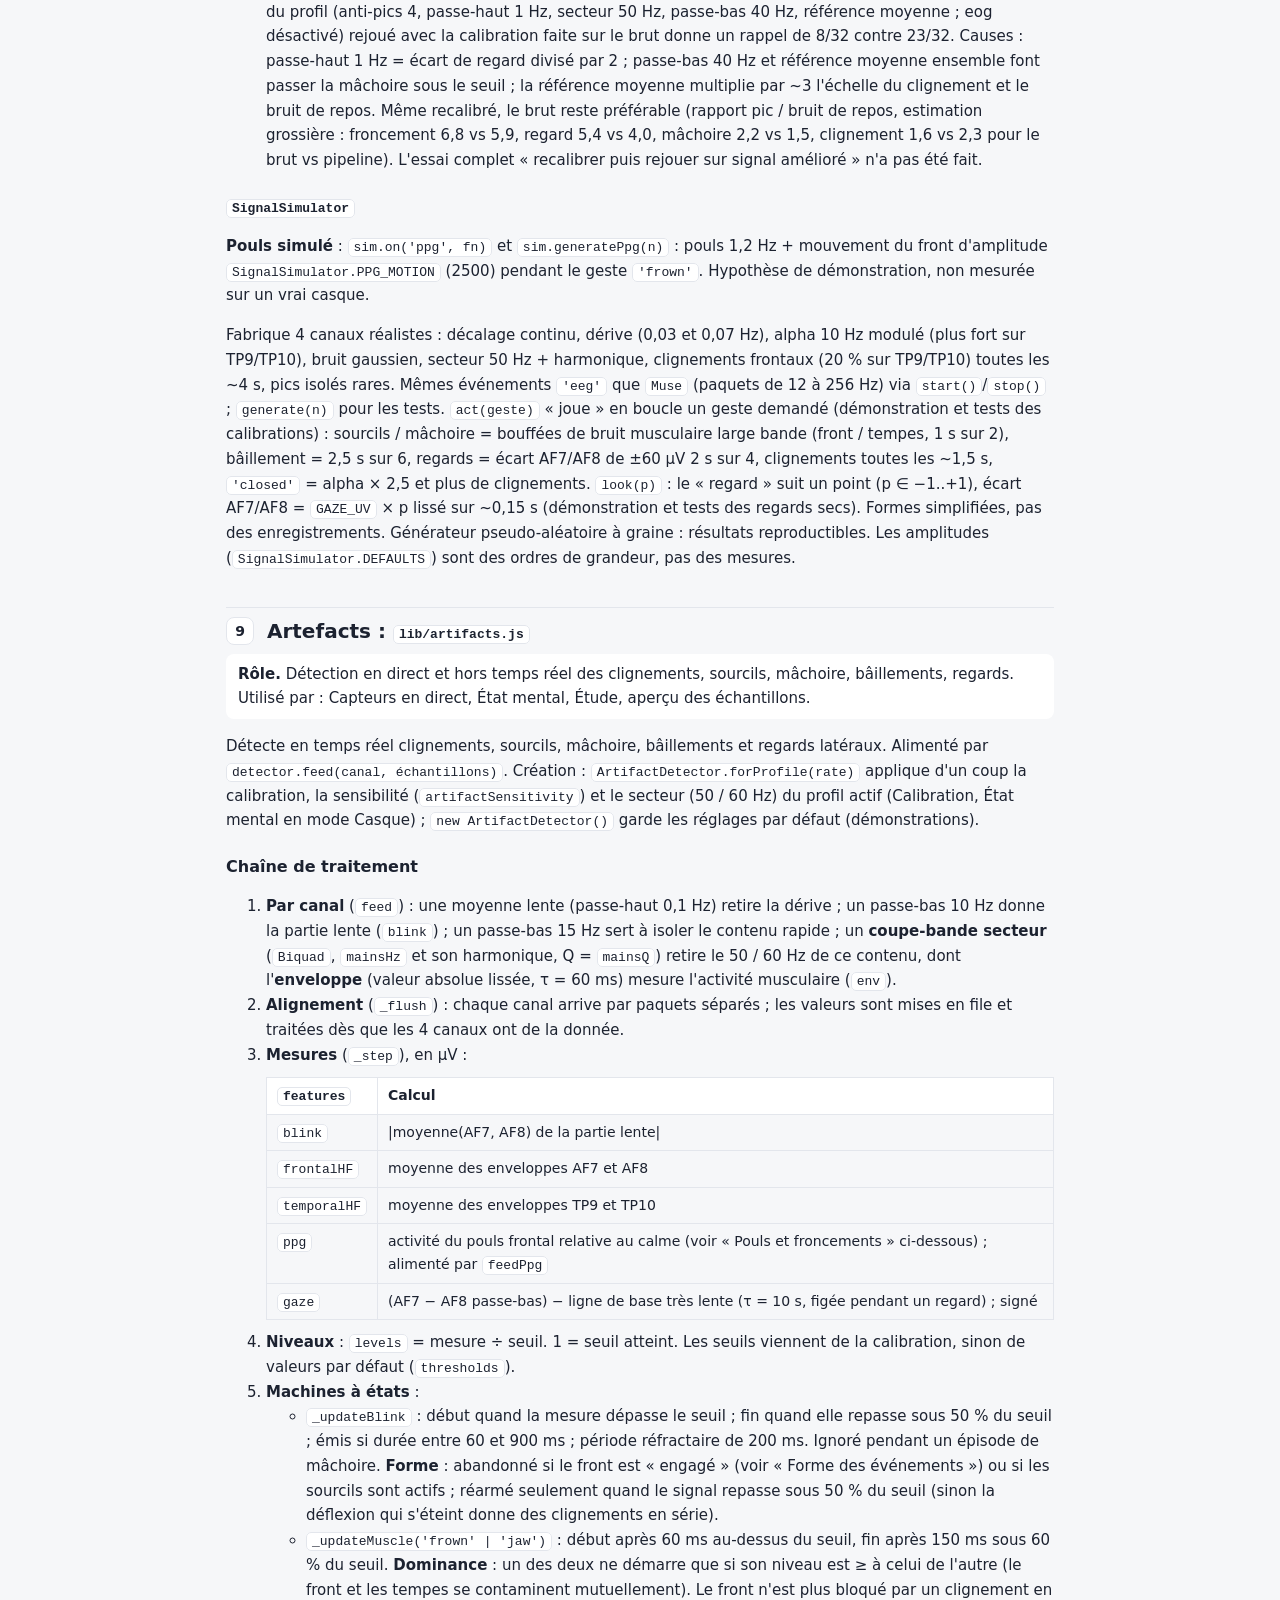
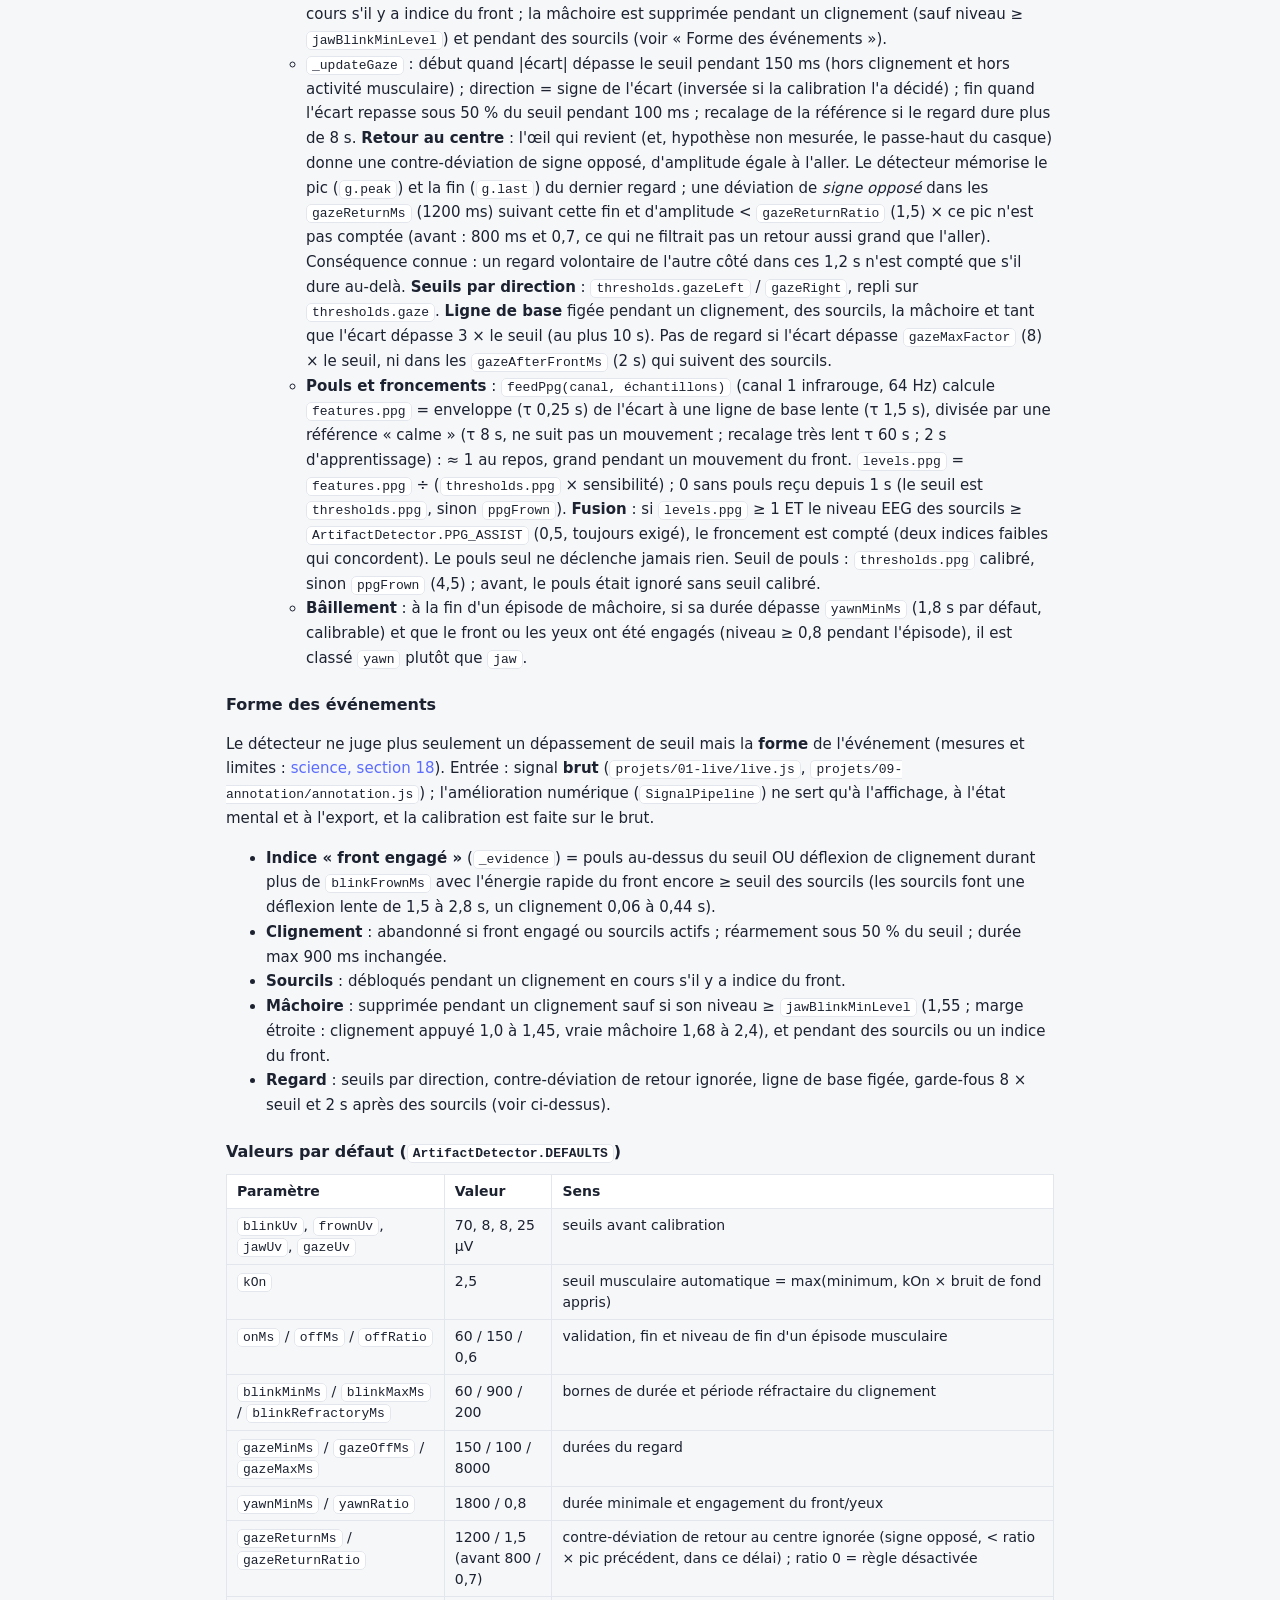
<file: docs/technique.html>
<!doctype html>
<html lang="fr">
<head>
<meta charset="utf-8">
<meta name="viewport" content="width=device-width, initial-scale=1">
<title>Documentation technique &amp; specs – Muse 2 Lab</title>
<link rel="stylesheet" href="../assets/style.css">
<link rel="stylesheet" href="../assets/docs.css">
</head>
<body>
<article class="doc-page">
<h1>Documentation technique &amp; specs</h1>
<p class="lead">Comment le code de Muse 2 Lab est construit : dossiers, fichiers, fonctions importantes et circulation des données.
Pour une vue d'ensemble plus courte, voir <a href="fonctionnement.html">Fonctionnement de l'app</a>. Pour comprendre <em>pourquoi</em> les traitements sont ce qu'ils sont, voir <a href="science.html">Comprendre la science</a> ; pour les références, <a href="sources.html">Sources</a>.</p>

<div class="quick">
  <b>Par où commencer ?</b>
  <a href="#vue">Comprendre l'architecture</a>
  <a href="#ajouter">Ajouter un projet</a>
  <a href="#muse">Comment le casque est lu</a>
  <a href="#artifacts">Régler la détection d'artefacts</a>
  <a href="#formats">Format des fichiers enregistrés</a>
  <a href="#tests">Lancer les tests</a>
  <a href="#journal">Ce qui a changé</a>
</div>

<nav class="toc toc-parts">
  <div><b><a href="#pA">A. Comprendre l'ensemble</a></b><a href="#vue">1. Vue d'ensemble</a><a href="#dossiers">2. Dossiers et fichiers</a><a href="#coquille">3. La coquille : routes et cycle de vie d'un projet</a><a href="#profils">4. Profils : lib/profiles.js</a><a href="#ui">5. Composants d'interface (ui/)</a></div>
  <div><b><a href="#pB">B. Les briques de calcul (lib/)</a></b><a href="#muse">6. Le casque : lib/muse.js</a><a href="#signal">7. Calculs sur le signal : lib/signal.js</a><a href="#filters">8. Filtres et simulateur : lib/filters.js, lib/simulator.js</a><a href="#artifacts">9. Artefacts : lib/artifacts.js</a><a href="#calibration">10. Calibration : lib/calibration.js</a><a href="#calibrations">11. Registre des calibrations : lib/calibrations.js et calibrations par étapes</a><a href="#gaze-model">12. Modèle du regard : lib/gaze-model.js, lib/gaze-calibration.js</a><a href="#contact">13. Qualité de contact : lib/contact.js</a><a href="#mental-state">14. États mentaux : lib/mental-state.js</a><a href="#recorder">15. Mémoire des 30 dernières secondes : lib/recorder.js</a><a href="#formats">16. Stockage universel : recording, edf, bids, zip, sample-folder</a></div>
  <div><b><a href="#pC">C. Les projets (projets/), le développement (dev/) et les simulations</a></b><a href="#projet-guide">17. Guide d'installation (projets/00-guide)</a><a href="#projet-live">18. Capteurs en direct (projets/01-live)</a><a href="#projet-filtres">19. Amélioration numérique du signal (projets/02-filtres)</a><a href="#etat">20. État mental (projets/03-etat)</a><a href="#etude">21. Étude d'échantillon (projets/04-etude)</a><a href="#projet-calibration">22. Calibration (projets/06-calibration)</a><a href="#projet-jeu">23. Jeu des artefacts (projets/07-jeu-artefacts)</a><a href="#projet-regard">24. Regard : théorie et réalité (projets/08-regard)</a><a href="#projet-annotation">25. Annotation (projets/09-annotation)</a><a href="#rapport">26. Développement : rapports critiques (dev/)</a><a href="#sims">27. Simulations de la page Science (docs/sims.js)</a></div>
  <div><b><a href="#pD">D. Travailler sur le code</a></b><a href="#ajouter">28. Ajouter un projet</a><a href="#tests">29. Tests</a><a href="#pieges">30. Pièges et limites</a><a href="#journal">31. Journal des évolutions</a></div>
</nav>

<div class="part-head" id="pA"><span>Partie A</span><div class="part-title">Comprendre l'ensemble</div><p>L'architecture, les dossiers, la coquille, les profils et les composants d'interface.</p></div>

<h2 id="vue"><span class="num">1</span> Vue d'ensemble</h2>
<p class="brief"><b>Rôle.</b> Les deux principes de l'application : couches séparées, un seul document.</p>
<p>Application web <strong>sans serveur, sans build, sans dépendance</strong> : du HTML, du CSS et du JavaScript classique, qu'on ouvre dans
Chrome ou Edge. Le casque parle en Bluetooth Low Energy ; le navigateur y accède par l'API <em>Web Bluetooth</em>.</p>
<div class="flow">
  <div><b>Casque Muse 2</b>capteurs + radio BLE</div><div class="arrow">→</div>
  <div><b>lib/muse.js</b>connexion, décodage, événements</div><div class="arrow">→</div>
  <div><b>lib/</b>signal, artefacts, contact, calibration</div><div class="arrow">→</div>
  <div><b>ui/</b>composants d'affichage</div><div class="arrow">→</div>
  <div><b>projets/</b>pages qui assemblent le tout</div>
</div>
<p>Deux principes structurent tout le code :</p>
<ul>
  <li><strong>Séparation en couches.</strong> <code>lib/</code> ne touche jamais au DOM (testable sans navigateur graphique) ; <code>ui/</code> ne contient que de l'affichage ; <code>projets/</code> assemble.</li>
  <li><strong>Un seul document.</strong> L'application entière vit dans <code>index.html</code>. Changer de page ne recharge rien : c'est ce qui garde la connexion Bluetooth ouverte (une connexion Web Bluetooth meurt avec la page qui l'a créée).</li>
</ul>

<h2 id="dossiers"><span class="num">2</span> Dossiers et fichiers</h2>
<p class="brief"><b>Rôle.</b> Où se trouve chaque chose.</p>
<pre><code>muse2/
├── index.html            Coquille : en-tête (nav + barre d'état), zone &lt;main id="view"&gt;, ordre des scripts
├── app/
│   ├── catalogue.js      CATALOGUE : projets, pages de doc, section Développement et liste des rapports (accueil)
│   └── shell.js          Routage par hash, registre Projets, chargement/montage/démontage
├── lib/                  Logique réutilisable SANS interface (une globale par fichier)
│   ├── profiles.js       Profiles        profils : réglages et échantillons par personne (chargé en premier)
│   ├── calibrations.js   Calibrations    REGISTRE de toutes les calibrations (lu par le projet Calibration)
│   ├── muse.js           Muse            connexion BLE, décodage, événements, reconnexion
│   ├── signal.js         Signal          FFT, bandes EEG, utilitaires
│   ├── artifacts.js      ArtifactDetector clignements, sourcils, mâchoire, bâillements, regards
│   ├── calibration.js    Calibrator      calibration guidée des seuils
│   ├── contact.js        ContactQuality  qualité de contact des électrodes
│   ├── head-pose.js      HeadPose        orientation de la tête (gyroscope + accéléromètre)
│   ├── filters.js        Biquad, FirLowpass, SignalPipeline  amélioration du signal (étapes activables)
│   ├── simulator.js      SignalSimulator signal de démonstration réaliste, sans casque
│   ├── recorder.js       SignalRecorder  mémoire persistante des 30 dernières secondes (IndexedDB)
│   ├── recording.js      Recording       modèle d'enregistrement aligné sur BIDS (stockage des échantillons)
│   ├── edf.js            EdfWriter       écriture / relecture EDF+C
│   ├── bids.js           Bids            dossier BIDS-EEG (EDF + JSON + TSV)
│   ├── zip.js            ZipWriter       archive .zip sans compression
│   ├── mental-state.js   MentalState     indices par électrode, décision, chronologie d'un enregistrement
│   ├── calibration-context.js CalibrationContext  mesure partagée d'une séance (détecteur, contact, signal filtré)
│   ├── step-calibrator.js StepCalibrator base des calibrations par étapes (compte à rebours, états, horloge)
│   ├── alpha-calibration.js AlphaCalibrator profil alpha : réactivité yeux fermés, pic alpha individuel
│   ├── mental-baseline.js BaselineCalibrator référence personnelle de l'état mental
│   ├── gesture-challenge.js GestureChallenge défi des gestes (vérifie la calibration en jeu)
│   ├── runner-game.js    RunnerGame      moteur du jeu de course aux artefacts (sans DOM ni horloge)
│   ├── dynamic-calibration.js DynamicCalibration  affine les seuils clignement / regard pendant le jeu
│   ├── gaze-model.js     GazeModel, GazeMeter  modèle du regard (attendu), mesure AF7 − AF8, analyse et verdict d'un essai
│   ├── gaze-calibration.js GazeCalibrator  calibration « Regard étalonné » (registre des calibrations)
│   ├── annotation-capture.js AnnotationCapture  capture EEG + pouls jusqu'à 15 min en mémoire (projet Annotation)
│   ├── annotation.js     Annotation      étiquettes, plan, séance, exécuteur, comparaison au détecteur
│   ├── session-log.js    SessionLog      journal de séance continu (CSV, une ligne par seconde)
│   ├── server-dir.js     ServerDir      muse2/echantillons servi par serveur.py (imite un dossier choisi)
│   └── sample-folder.js  SampleFolder    écriture / lecture des échantillons dans muse2/echantillons (disque)
├── ui/                   Composants d'interface réutilisables
│   ├── status-bar.js     StatusBar       état, indice Bluetooth, batterie, connexion
│   ├── head-map.js       HeadMap         schéma de la tête coloré par qualité
│   ├── head-3d.js        Head3D          tête 3D en fil de fer suivant l'orientation
│   ├── artifact-panel.js ArtifactPanel   voyants, niveaux, journal
│   ├── calibration-panel.js CalibrationPanel  consignes et résultats (toute calibration du registre)
│   ├── calibration-stage.js CalibrationStage  scène ludique de la calibration générale
│   ├── gaze-target.js    GazeTarget      point sauteur des regards secs (calibration)
│   ├── gaze-stage.js     GazeStage       scène plein écran du test du regard (point + attendu / réel en direct)
│   ├── annotation-stage.js AnnotationStage  carte de consigne et pavé de touches (projet Annotation)
│   ├── runner-stage.js   RunnerStage     canvas en perspective du jeu de course
│   ├── pipeline-panel.js PipelinePanel   interrupteurs des pistes d'amélioration
│   ├── sample-dialog.js  SampleDialog    aperçu, durée gardée et réglages avant création d'un échantillon
│   ├── signal-viewer.js  SignalViewer    visionneuse multi-voies : zoom, sélection, artefacts, états
│   ├── sensor-check.js   SensorCheck     bouton « Capteurs » du bandeau : pastilles + fenêtre de vérification
│   └── profile-menu.js   ProfileMenu     menu « 👤 » des profils
├── projets/NN-nom/       Un dossier par projet interactif
│   ├── 00-guide/guide.js  Guide d'installation du casque (affiché en premier)
│   ├── 01-live/live.js    Capteurs en direct
│   ├── 02-filtres/filtres.js  Amélioration numérique du signal
│   ├── 03-etat/etat.js       État mental
│   ├── 04-etude/etude.js     Étude d'échantillon
│   ├── 06-calibration/calibration.js  Calibration : séparées ou générale (ludique) + défi des gestes
│   ├── 07-jeu-artefacts/jeu-artefacts.js  Jeu des artefacts : course à 3 couloirs au regard et au clignement
│   ├── 08-regard/regard.js  Regard : théorie et réalité (attendu contre réel)
│   └── 09-annotation/annotation.js  Annotation : jeu de test annoté (gestes étiquetés) pour mesurer le détecteur
├── dev/                  Section « Développement » de l'accueil (pages sur la fabrication de l'application)
│   ├── rapports.js       Rapports critiques : liste de tous les rapports (CATALOGUE.rapports)
│   └── rapports/AAAA-MM-JJ.js  Un rapport critique daté (2026-10-07.js, 2026-10-08.js : revues du code et de la science)
├── serveur.py            Lanceur (localhost) : écrit les échantillons dans echantillons/ et le journal dans seances/, pont --pont
├── seances/              Journaux de séance CSV écrits par serveur.py (données personnelles, exclu du dépôt)
├── echantillons/         Dossier des échantillons sur le disque (jeu de données BIDS, voir « Stockage universel »)
├── docs/                 Ces pages (HTML statique, affichées dans un iframe) + sims.js (simulations de la page science)
├── assets/               style.css (thème), docs.css (pages de doc)
├── tests/                index.html, *.test.js, summary.js, run_tests.py (lanceur en ligne de commande)
├── tools/                check.py (tests + pages), shot.py (capture / JS), sections.py (plan d'une doc), entete.py (API d'un fichier), journal.py, pont_ble.py (pont Bluetooth facultatif, lancé par serveur.py --pont)
├── .claude/              settings.json (commandes autorisées), commands/ (/verifier, /maj-docs, /nouveau-projet)
└── CLAUDE.md             consignes pour Claude ; un CLAUDE.md par dossier (lib, ui, projets, dev, docs, tests)</code></pre>
<p>Les scripts sont des <strong>scripts classiques</strong> (pas de modules ES) : les modules sont bloqués par Chrome en <code>file://</code>.
L'ordre des balises <code>&lt;script&gt;</code> dans <code>index.html</code> compte : <code>lib/</code>, puis <code>ui/</code>, puis <code>app/</code>.</p>

<h2 id="coquille"><span class="num">3</span> La coquille : routes et cycle de vie d'un projet</h2>
<p class="brief"><b>Rôle.</b> Routes <code>#/…</code>, chargement et démontage des projets, objets partagés (<code>muse</code>, <code>recorder</code>). Fichiers : <code>index.html</code>, <code>app/shell.js</code>, <code>app/catalogue.js</code>.</p>
<h3>Routage</h3>
<table>
  <tr><th>Hash</th><th>Effet</th></tr>
  <tr><td><code>#/</code></td><td>Accueil : cartes générées depuis <code>CATALOGUE</code>.</td></tr>
  <tr><td><code>#/p/&lt;id&gt;</code></td><td>Projet interactif : script chargé à la demande, puis monté dans <code>#view</code>.</td></tr>
  <tr><td><code>#/p/&lt;id&gt;/&lt;x&gt;</code></td><td>Idem avec un paramètre transmis au projet (<code>params</code>), ex. <code>#/p/etude/3</code> ouvre l'échantillon n° 3.</td></tr>
  <tr><td><code>#/d/&lt;id&gt;</code></td><td>Page de documentation, dans un iframe plein cadre.</td></tr>
  <tr><td><code>#/dev/&lt;id&gt;</code></td><td>Page de la section Développement ou rapport critique (<code>CATALOGUE.dev</code>, <code>CATALOGUE.rapports</code>), montée comme un projet. Voir <a href="#rapport">Développement</a>.</td></tr>
</table>
<p><code>route()</code> (dans <code>shell.js</code>) s'exécute à chaque <code>hashchange</code> : elle démonte d'abord le projet courant, puis monte le suivant.
Un « jeton de navigation » évite qu'un chargement de script lent ne monte un projet que l'utilisateur a déjà quitté.</p>
<h3>Contrat d'un projet</h3>
<pre><code>Projets.register({
  id: 'live',
  template: '&lt;h1&gt;…&lt;/h1&gt; …',                 // HTML injecté dans &lt;main&gt;
  mount(root, { muse, recorder, params }) {
    // s'abonner : const off = muse.on('eeg', …);  créer timers, animations
    return () =&gt; { /* tout désabonner, tout arrêter */ };
  },
});</code></pre>
<p><code>muse</code> est l'<strong>instance unique</strong> de <code>Muse</code>, créée par la coquille au démarrage. Un projet ne crée jamais la sienne. <code>recorder</code> est l'instance unique de <code>SignalRecorder</code> (<a href="#recorder">mémoire des 30 s</a>), créée juste après : elle enregistre en permanence, quelle que soit la page.
Le démontage doit tout nettoyer (<code>muse.on</code> retourne la fonction de désabonnement), sinon les abonnements s'accumulent à chaque visite.</p>

<h2 id="profils"><span class="num">4</span> Profils : <code>lib/profiles.js</code></h2>
<p class="brief"><b>Rôle.</b> Plusieurs personnes (ou configurations) sur la même application, chacune avec ses réglages, ses critères et ses échantillons, persistants d'une session à l'autre. Utilisé par : toutes les briques qui mémorisent un réglage, le menu « 👤 » du bandeau (<code>ui/profile-menu.js</code>), l'enregistreur.</p>
<table>
  <tr><th>Réglage (clé)</th><th>Écrit par</th></tr>
  <tr><td><code>calibration</code></td><td>Calibration des artefacts (<code>Calibrator.save</code>)</td></tr>
  <tr><td><code>artifactSensitivity</code></td><td>Sensibilité choisie dans le panneau d'artefacts</td></tr>
  <tr><td><code>pipeline</code></td><td>Réglages d'amélioration du signal (<code>SignalPipeline.save</code>)</td></tr>
  <tr><td><code>liveEnhance</code></td><td>Interrupteur « Amélioration numérique » de Capteurs en direct</td></tr>
  <tr><td><code>mentalBaseline</code></td><td>Référence de l'état mental (<code>BaselineCalibrator.save</code> : projets État mental et Calibration). Format version 3 (puissances θ/α/β, témoin 30–45 Hz, dispersion) ; les versions 2 restent lues (<a href="#mental-state">États mentaux</a>).</td></tr>
  <tr><td><code>alphaProfile</code></td><td>Profil alpha (<code>AlphaCalibrator.save</code>, projet Calibration)</td></tr>
  <tr><td><code>gazeMap</code></td><td>Résultat de la calibration du regard (<code>GazeCalibrator.save</code>, projet Regard)</td></tr>
  <tr><td><code>gazeSetup</code></td><td>Largeur de l'écran et distance des yeux : <code>{ widthCm, distanceCm }</code> (<code>GazeCalibrator.saveSetup</code>)</td></tr>
  <tr><td><code>liveBands</code></td><td>Affichage des bandes de Capteurs en direct : <code>'relative'</code> ou <code>'absolute'</code></td></tr>
  <tr><td><code>calibrationChoice</code></td><td>Choix de la calibration générale : <code>{ off: [ids décochés], challenge, voice }</code></td></tr>
</table>
<ul>
  <li><strong>API</strong> : <code>Profiles.init()</code> (au démarrage, avant tout), <code>active()</code>, <code>list()</code>, <code>create(nom)</code>, <code>rename</code>, <code>remove</code> (impossible sur le dernier), <code>switchTo(id)</code>, <code>get(clé, défaut)</code> / <code>set</code> / <code>unset</code> (profil actif), <code>label()</code> (étiquette de sujet BIDS : lettres et chiffres en minuscules), <code>onChange(fn)</code>, <code>exportProfile</code> / <code>importProfile</code> (réglages en JSON), <code>sandbox(true|false)</code> (bac à sable : les écritures restent en mémoire et sont oubliées à la sortie ; utilisé par la démonstration du projet Calibration pour ne jamais toucher aux vrais réglages).</li>
  <li><strong>Stockage</strong> : servie par <code>serveur.py</code>, l'application garde les profils <em>en dur</em> dans <code>profils/profils.json</code> (objet <code>{ clé: valeur JSON en texte }</code>), via <code>GET</code> / <code>PUT /api/profils</code> (le <code>PUT</code> valide un objet de chaînes, sinon 400 ; écriture atomique tmp + <code>os.replace</code> ; même contrôle d'origine que les échantillons). <code>Profiles.init({ prefix, disk = prefix==='muse2' })</code> lit le fichier de façon synchrone (XHR) au démarrage dans une copie mémoire <code>_mem</code> ; les écritures sont différées de 150 ms (<code>fetch</code> PUT, <code>keepalive</code>, vidage sur <code>pagehide</code>). Sans serveur (<code>file://</code>, autre hébergement) : repli sur <code>localStorage</code>. Au premier lancement avec le disque vide, les clés <code>muse2.*</code> du <code>localStorage</code> sont recopiées dans le fichier (sans vider le navigateur). <code>init({ disk: false })</code> force <code>localStorage</code> (les tests, préfixe <code>muse2test</code>). Les profils ne dépendent donc plus du port ni de l'origine et survivent à l'effacement des données du site. Clés : <code>muse2.profiles</code> = <code>{ active, next, list }</code> ; chaque réglage dans <code>muse2.p.&lt;id&gt;.&lt;clé&gt;</code>. Premier lancement : création de « Profil 1 » et reprise des réglages d'avant les profils (<code>muse2.calibration</code>, <code>muse2.pipeline</code>, <code>muse2.mental.baseline</code>, <code>muse2.live.enhance</code>). <code>profils/</code> contient des données personnelles : ne pas versionner ni partager. <em>Non testé de bout en bout dans un vrai navigateur ni sur le casque (API vérifiée par curl + <code>tools/check.py</code>).</em></li>
  <li><strong>Échantillons</strong> : <code>recorder.saveRecording</code> pose <code>rec.profile</code> (id) et <code>rec.subject</code> (étiquette) ; <code>listSamples()</code> ne renvoie que ceux du profil actif (<code>{ all: true }</code> : tous) ; les échantillons d'avant les profils appartiennent au premier profil. Les numéros restent uniques tous profils confondus. Fichiers : sujet BIDS <code>sub-&lt;étiquette&gt;</code>, ajouté à <code>participants.tsv</code> du dossier sans rien effacer ; code patient de l'en-tête EDF = l'étiquette. La mémoire des 30 dernières secondes reste commune (c'est celle du casque).</li>
  <li><strong>Changer de profil</strong> : <code>Profiles.onChange</code> → la coquille relance la route courante : le projet affiché est remonté et relit les réglages du nouveau profil.</li>
  <li><strong>Supprimer un profil</strong> (menu) : réglages effacés ; échantillons du navigateur supprimés ou rattachés au profil restant (<code>recorder.reassignSamples</code>), au choix ; fichiers du dossier jamais touchés.</li>
  <li><strong>Tests</strong> : <code>Profiles.init({ prefix: 'muse2test' })</code> dans <code>tests/index.html</code> : les tests n'utilisent jamais les vrais réglages.</li>
</ul>

<h2 id="ui"><span class="num">5</span> Composants d'interface (<code>ui/</code>)</h2>
<p class="brief"><b>Rôle.</b> Blocs d'affichage réutilisables ; chacun reçoit un conteneur et un objet de <code>lib/</code>.</p>
<table>
  <tr><th>Composant</th><th>Construction</th><th>Remarques</th></tr>
  <tr><td><code>ProfileMenu</code></td><td><code>new ProfileMenu(conteneur, recorder)</code></td><td>Menu « 👤 » du bandeau : changer de profil, nouveau, renommer, supprimer (choix pour les échantillons), exporter / importer ; résumé de ce que le profil actif a mémorisé (calibration, sensibilité, filtres, amélioration, référence, échantillons, sujet BIDS).</td></tr>
  <tr><td><code>SensorCheck</code></td><td><code>new SensorCheck(conteneur, muse, contact)</code></td><td>Bouton « Capteurs » du bandeau (toutes les pages) : 4 pastilles colorées selon le contact ; clic = fenêtre avec <code>HeadMap</code>, valeurs par électrode, liaison, batterie, conseil, liens vers le guide et Capteurs en direct. La coquille alimente en permanence un <code>ContactQuality</code> dédié.</td></tr>
  <tr><td><code>SignalViewer</code></td><td><code>new SignalViewer(conteneur, { onSelect })</code> puis <code>setData({ duration, lanes, events, states })</code></td><td>Vue d'ensemble + vue détaillée ; tracé en enveloppe min/max par pixel ; échelle par voie au 99<sup>e</sup> percentile de la partie visible ; bandes d'événements ; bande d'états ; glisser = sélection, Ctrl + molette = zoom, Maj + molette = déplacement, double-clic = tout ; lecture des valeurs au survol.</td></tr>
  <tr><td><code>StatusBar</code></td><td><code>new StatusBar(conteneur, muse)</code></td><td>Boutons de connexion, état, <strong>indice Bluetooth</strong> (4 barres d'après <code>muse.link</code>, rafraîchi chaque seconde), batterie. Vit dans l'en-tête, donc visible partout.</td></tr>
  <tr><td><code>HeadMap</code></td><td><code>new HeadMap(conteneur)</code> puis <code>update(contact.levels)</code></td><td>SVG de la tête vue de dessus, électrodes colorées par qualité, avec la convention du « fer à cheval » Muse (plein / contour / vide).</td></tr>
  <tr><td><code>Head3D</code></td><td><code>new Head3D(conteneur)</code> puis <code>update({ pitch, roll, yaw })</code>, <code>destroy()</code></td><td>Tête en fil de fer sur canvas 2D (sans bibliothèque) : méridiens et parallèles d'un ellipsoïde, bandeau du casque, nez, oreilles, 4 capteurs (<code>Head3D.SENSORS</code>). Vue de <strong>face en miroir</strong> (tourner la tête à gauche fait tourner la figure vers la gauche de l'écran), un peu du dessus. <code>update</code> ne redessine que si les angles changent. Style <code>.head3d</code> dans <code>assets/style.css</code>. <strong>Rendu non testé avec un casque connecté.</strong> Voir <a href="#head-pose">HeadPose</a>.</td></tr>
  <tr><td><code>ArtifactPanel</code></td><td><code>new ArtifactPanel(conteneur, detector)</code></td><td>Voyants, compteurs, barres de niveaux (trait = seuil), sensibilité, journal. <code>destroy()</code> à appeler au démontage.</td></tr>
  <tr><td><code>CalibrationPanel</code></td><td><code>new CalibrationPanel(conteneur, runner, { def, canStart, onState })</code></td><td>Consignes, compte à rebours, bip (double bip grave à la fin d'une étape les yeux fermés), résultat par étape, « Refaire les étapes échouées ». <strong>Étapes à la carte</strong> : hors enregistrement, une case par étape (si la calibration en a plusieurs ; toutes cochées au départ), bouton « Calibrer la sélection (k/n) » → <code>runner.start(ids)</code> (<code>null</code> si tout est coché ; message si rien). Dès la préparation et pendant l'enregistrement d'une étape à <code>target</code>, affiche un <code>GazeTarget</code> plein écran (son « Annuler » appelle <code>runner.cancel()</code>). Marche avec <strong>toute</strong> calibration du <a href="#calibrations">registre</a> (résumé via <code>def.status()</code>). <code>destroy()</code> au démontage.</td></tr>
  <tr><td><code>GazeTarget</code></td><td><code>new GazeTarget({ onCancel })</code> puis <code>update(step, elapsedS, légende)</code>, <code>hide()</code>, <code>destroy()</code> (<code>ui/gaze-target.js</code>)</td><td>Voile <code>position: fixed</code> couvrant la fenêtre (classe <code>.gaze-full</code>, ajouté à <code>document.body</code>) avec un point de 52 px qui <strong>saute</strong> (il ne glisse plus) entre 3 % et 97 % de la largeur selon <code>step.target(t)</code> (+1 = gauche, −1 = droite, 0 = centre) ; le pied du plein écran affiche <code>step.hint</code> (consigne de l'étape) ; légende (« Regards secs — 23 s » ou « Prépare-toi… n s »), bouton « Annuler (Échap) » et touche Échap appellent <code>onCancel</code>. Motif : seules les saccades larges laissent une trace dans AF7 − AF8 (<a href="resultats.html#e6">E6</a>) ; <strong>non essayé sur casque réel</strong>. Tente aussi le vrai plein écran du navigateur (<code>requestFullscreen</code>, accepté seulement peu après un clic ; sans effet sinon, le voile suffit ; sortie du plein écran au masquage). Visible dès la <strong>préparation</strong> de l'étape (point immobile au centre) puis pendant l'enregistrement. Chaque <code>CalibrationPanel</code> et la <code>CalibrationStage</code> créent leur propre voile (4 éléments cachés, un seul visible). CSS dans <code>assets/style.css</code>.</td></tr>
  <tr><td><code>CalibrationStage</code></td><td><code>new CalibrationStage(conteneur, { voice, onCancel })</code> puis <code>mission({…})</code> / <code>challenge(p, overall)</code></td><td>Scène ludique de la calibration générale : anneau de compte à rebours et emoji du geste, consigne en grand, jauge « force du geste » (trait = seuil), barre d'expérience, constellation d'étoiles (⭐ réussi, 💥 raté), consignes parlées (<code>speechSynthesis</code>, fr-FR) si activées. <code>destroy()</code> coupe la voix et masque seulement le point (la scène reste réutilisable). Option <code>{ onCancel }</code> transmise au <code>GazeTarget</code> (Annuler / Échap). <code>dispose()</code> : retrait définitif du voile (appelée au démontage du projet).</td></tr>
</table>

<div class="part-head" id="pB"><span>Partie B</span><div class="part-title">Les briques de calcul (lib/)</div><p>Dans l'ordre du trajet des données : casque → signal → filtres → artefacts → contact → états → mémoire → stockage.</p></div>

<h2 id="muse"><span class="num">6</span> Le casque : <code>lib/muse.js</code></h2>
<p class="brief"><b>Rôle.</b> Connexion Bluetooth, décodage des paquets, événements, reconnexion. Utilisé par : tout.</p>
<h3>API publique</h3>
<table>
  <tr><th>Élément</th><th>Rôle</th></tr>
  <tr><td><code>new Muse({ ppg = true, autoReconnect = true })</code></td><td>Crée le pilote. <code>ppg</code> choisit le preset <code>p50</code> (EEG + PPG) plutôt que <code>p21</code> (EEG seul).</td></tr>
  <tr><td><code>connect()</code></td><td>Ouvre le sélecteur d'appareil du navigateur (<strong>doit venir d'un clic</strong>), connecte, s'abonne, démarre le flux.</td></tr>
  <tr><td><code>disconnect()</code></td><td>Arrête le flux et déconnecte volontairement (pas de reconnexion automatique).</td></tr>
  <tr><td><code>on(evt, fn)</code> / <code>off(evt, fn)</code></td><td>Abonnement ; <code>on</code> retourne la fonction de désabonnement.</td></tr>
  <tr><td><code>state</code>, <code>connected</code></td><td><code>'disconnected' | 'connecting' | 'connected' | 'reconnecting'</code>.</td></tr>
  <tr><td><code>stats</code></td><td><code>{ disconnects, reconnects, packets, lost, resyncs, rate, connectedSince, lastDisconnect }</code>. <code>rate</code> = paquets EEG reçus par seconde ; <code>lost</code> = paquets EEG perdus (cumul) ; <code>resyncs</code> = trous non comblés.</td></tr>
  <tr><td><code>link</code></td><td><code>{ rate, ratio, bars }</code> : débit rapporté au débit attendu (~85 paquets/s), converti en 0 à 4 barres. Alimente l'indice Bluetooth.</td></tr>
  <tr><td><code>telemetry</code></td><td>Dernier relevé <code>{ battery, temperature }</code>.</td></tr>
</table>
<h3>Événements</h3>
<table>
  <tr><th>Événement</th><th>Arguments</th><th>Cadence</th></tr>
  <tr><td><code>eeg</code></td><td><code>(canal 0..3, échantillons[12])</code> µV — TP9, AF7, AF8, TP10</td><td>256 Hz par canal (paquets de 12)</td></tr>
  <tr><td><code>ppg</code></td><td><code>(canal 0..2, échantillons[6])</code> — ambiant, infrarouge, rouge</td><td>64 Hz</td></tr>
  <tr><td><code>accel</code>, <code>gyro</code></td><td><code>{ x, y, z }</code> en g, en °/s</td><td>52 Hz</td></tr>
  <tr><td><code>telemetry</code></td><td><code>{ battery %, temperature }</code></td><td>périodique (lente)</td></tr>
  <tr><td><code>state</code></td><td><code>(état, { attempt, delayMs })</code></td><td>à chaque changement</td></tr>
  <tr><td><code>gap</code></td><td><code>(canal, perdus, { filled })</code> — paquets EEG perdus sur ce canal, émis <em>avant</em> le comblement</td><td>à chaque trou (le journal de séance le note)</td></tr>
  <tr><td><code>resync</code></td><td><code>({ canal, perdus, depart })</code> — trou non comblé : les 4 canaux repartent ensemble au paquet <code>depart</code></td><td>à chaque trou non comblé</td></tr>
</table>
<h3>Protocole Bluetooth</h3>
<p>Service GATT <code>0xfe8d</code>. Les caractéristiques ont pour UUID <code>273e00XX-4c4d-454d-96be-f03bac821358</code> :</p>
<table>
  <tr><th>XX</th><th>Contenu</th><th>Format d'un paquet</th></tr>
  <tr><td><code>0001</code></td><td>Contrôle (écriture) / réponses</td><td>texte : <code>[longueur, …caractères ASCII…, '\n']</code>, longueur = nombre de caractères + 1</td></tr>
  <tr><td><code>0003–0006</code></td><td>EEG TP9, AF7, AF8, TP10</td><td>2 octets de séquence + 12 échantillons de 12 bits big-endian ; µV = (brut − 2048) × 0,48828125</td></tr>
  <tr><td><code>0009</code></td><td>Gyroscope</td><td>2 octets de séquence + 3 × (x, y, z) int16 ; °/s = brut × 0,0074768</td></tr>
  <tr><td><code>000a</code></td><td>Accéléromètre</td><td>idem ; g = brut × 0,0000610352</td></tr>
  <tr><td><code>000b</code></td><td>Télémétrie</td><td>séquence, batterie (uint16 ÷ 512 = %), jauge, ADC, température</td></tr>
  <tr><td><code>000f–0011</code></td><td>PPG</td><td>2 octets de séquence + 6 échantillons de 24 bits</td></tr>
</table>
<p>Séquence de démarrage (<code>_open</code>) : s'abonner à toutes les caractéristiques, puis envoyer les commandes <code>h</code> (pause), <code>p50</code> (preset), <code>s</code> (start), <code>d</code> (resume).</p>
<h3>Fiabilité : reconnexion et chien de garde</h3>
<ul>
  <li><strong>Reconnexion automatique</strong> (<code>_retryLoop</code>) : après une coupure involontaire, nouvelles tentatives avec des délais de 0,5 – 1 – 2 – 4 – 8 s (le dernier se répète sans fin), sans rouvrir le sélecteur d'appareil. État <code>'reconnecting'</code> avec le numéro d'essai.</li>
  <li><strong>Chien de garde</strong> (<code>_startWatchdog</code>, 1 fois par seconde) : calcule <code>stats.rate</code> ; si aucun paquet EEG depuis <code>STALL_MS</code> = 4 s alors que le lien se dit connecté, il force la déconnexion pour relancer la boucle.</li>
  <li><code>disconnect()</code> volontaire met <code>_wantConnected</code> à faux : plus de reconnexion.</li>
</ul>
<h3>Paquets EEG perdus : numéro de séquence</h3>
<p>Les 2 premiers octets de chaque paquet EEG sont un compteur 16 bits, propre à chaque canal (lu aussi par muse-js, <a href="sources.html#r7">réf. 7</a>). <code>muse._onEegPacket(canal, dataView)</code> le compare au précédent (modulo 65 536) ; les séquences sont oubliées à chaque (re)connexion (<code>_resetSequences()</code>, appelé par <code>_open</code>).</p>
<ul>
  <li><strong>Trou de 1 à <code>Muse.MAX_FILL_PACKETS</code> = 22 paquets</strong> (~1 s) : <code>'gap'</code> (<code>filled: true</code>), puis 12 × n échantillons répétant la dernière valeur reçue sont émis en <code>'eeg'</code> avant le paquet. Les 4 canaux restent alignés (un canal qui perd un paquet ne prend plus de retard sur les autres). Pas de <code>NaN</code> : les filtres récursifs en aval ne le supportent pas.</li>
  <li><strong>Trou plus grand, ou séquence qui recule</strong> : rien n'est comblé ; <code>'gap'</code> avec <code>filled: false</code>, <code>stats.resyncs++</code>, le numéro reçu devient la nouvelle origine, puis <code>'resync'</code> (voir ci-dessous).</li>
  <li><strong>Doublon</strong> : ignoré. <code>stats.lost</code> cumule les paquets perdus.</li>
</ul>
<p><strong>Resynchronisation (<code>'resync'</code>).</strong> Après un trou non comblé, les canaux ne sont plus alignés : chacun a son propre numéro. Le départ commun est le premier numéro qu'<em>aucun</em> canal n'a émis (le plus avancé + 1) ; les autres canaux ne sont en avance que de moins de <code>Muse.RESYNC_WINDOW</code> = 256 paquets. Chaque canal écarte ses paquets antérieurs à ce départ : les 4 canaux repartent au même instant. L'événement <code>{ canal, perdus, depart }</code> sert aux briques qui apparient les canaux par rang : <code>ArtifactDetector.resync()</code> (garde les compteurs), <code>GazeMeter.resync()</code>, <code>CalibrationContext.resync()</code>, et le <code>reset()</code> de <code>SignalPipeline</code>. Les projets Capteurs en direct, Amélioration du signal, État mental, Calibration, Jeu des artefacts, Regard et Annotation s'y abonnent et remettent pipeline et détecteur à zéro. La barre d'état affiche dans l'infobulle de la liaison les paquets perdus et les resynchronisations.</p>
<p>Limites : le palier de comblement reste visible dans le signal (aucun module n'écarte ces secondes) ; logique testée sans Bluetooth sur paquets fabriqués (<code>tests/muse.test.js</code>), <strong>jamais observée sur le casque réel</strong> (fréquence réelle des pertes, comportement du compteur après une reconnexion, effet réel de la resynchronisation).</p>
<h3>Pont Bluetooth facultatif : <code>tools/pont_ble.py</code></h3>
<p>Seconde source de paquets, en plus de Web Bluetooth. <code>python serveur.py --pont [ADRESSE|auto|simule]</code> (exige <code>pip install bleak</code>, uniquement pour ce pont) fait piloter le casque par Python (classes <code>Pont</code> et <code>PontSimule</code>). Le serveur expose <code>GET /api/pont/etat</code> → <code>{"disponible": bool}</code> et <code>GET /api/pont</code>, un flux SSE de messages JSON : <code>{"etat": "connecting"|"connected"|"reconnecting"|"erreur"}</code> et <code>{"i": &lt;id de caractéristique&gt;, "d": &lt;octets BLE bruts en base64&gt;}</code>. Côté navigateur, <code>Muse.connectBridge()</code> lit ce flux, <code>Muse.bridgeAvailable()</code> dit s'il tourne, et <code>Muse._route(id, dv)</code> est l'aiguillage commun avec Web Bluetooth : mêmes décodeurs, mêmes événements, mêmes numéros de séquence. Le bouton « Connecter via Python » de <code>ui/status-bar.js</code> n'apparaît que si le pont tourne.</p>
<ul>
  <li>Le serveur Python reconnecte le casque seul (délais 0,5 → 8 s) et coupe un flux muet depuis 4 s. Fermer le navigateur ne déconnecte pas le casque tant que <code>serveur.py</code> tourne.</li>
  <li><strong>Vérifié</strong> : toute la chaîne pont → navigateur avec le faux casque <code>--pont simule</code> (Chrome, ~84 paquets/s, 0 perdu, journal de séance écrit).</li>
  <li><strong>Non vérifié</strong> : <code>bleak</code> avec un vrai Muse 2. <code>bleak</code> n'est pas installé sur la machine de développement ; le code BLE réel n'a jamais tourné. Le faux casque ne prouve rien sur le casque réel.</li>
</ul>

<h2 id="signal"><span class="num">7</span> Calculs sur le signal : <code>lib/signal.js</code></h2>
<p class="brief"><b>Rôle.</b> FFT, Welch, bandes, spectrogramme, statistiques. Utilisé par : presque tout.</p>
<table>
  <tr><th>Fonction</th><th>Rôle</th></tr>
  <tr><td><code>Signal.fft(re, im)</code></td><td>FFT radix-2 en place (longueur = puissance de 2).</td></tr>
  <tr><td><code>Signal.BANDS</code></td><td>Delta 1–4, Theta 4–8, Alpha 8–13, Bêta 13–30, Gamma 30–45 Hz (nom, intervalle, couleur).</td></tr>
  <tr><td><code>Signal.centered(samples)</code></td><td>Soustrait la moyenne (retire le décalage continu pour l'affichage).</td></tr>
  <tr><td><code>Signal.welch(samples, rate, nfft=256, keep=null)</code></td><td>Densité spectrale de puissance (µV²/Hz) par la méthode de Welch : segments de <code>nfft</code> points, fenêtre de Hann, recouvrement 50 %, moyenne. <code>keep</code> = indices des segments à moyenner (défaut : tous ; sert au rejet des segments touchés par un artefact). Retourne <code>{ freqs, psd, segments }</code>.</td></tr>
  <tr><td><code>Signal.periodograms(samples, rate, nfft=256)</code></td><td>Un périodogramme par segment de Welch : <code>{ freqs, list: [{ start, psd }] }</code> (<code>start</code> = premier échantillon du segment). Utilisé par <code>MentalState.measure</code> pour choisir les segments propres.</td></tr>
  <tr><td><code>Signal.powerBetween(spec, f1, f2)</code></td><td>Puissance (µV²) entre deux fréquences d'une DSP.</td></tr>
  <tr><td><code>Signal.bandPowersFromPsd(spec)</code></td><td>Puissance relative par bande (somme = 1) à partir d'une DSP : <code>Signal.bandPowersFromPsd(Signal.welch(x))</code>. L'ancienne <code>Signal.bandPowers</code> (une seule FFT de 1 s, très bruitée) a été supprimée ; Capteurs en direct passe par Welch sur les 2 dernières secondes.</td></tr>
  <tr><td><code>Signal.stats(samples)</code></td><td><code>{ n, mean, std, rms, min, max, ptp }</code> : <code>std</code> = écart-type (autour de la moyenne), <code>rms</code> = vraie valeur efficace √moyenne(x²) (les deux ne coïncident que pour un signal centré).</td></tr>
  <tr><td><code>Signal.spectrogram(samples, rate, { win, step, fMax })</code></td><td><code>{ times, freqs, db }</code> : FFT glissante (Étude d'échantillon).</td></tr>
  <tr><td><code>Signal.onePoleCoef(fc, rate)</code>, <code>Signal.smoothCoef(tauS, rate)</code></td><td>Coefficient <code>a</code> d'un filtre d'ordre 1 <code>y += a·(x − y)</code> : coupure <code>fc</code> Hz (1 − e<sup>−2π·fc/rate</sup>) ou constante de temps <code>tauS</code> s (1 − e<sup>−1/(tauS·rate)</sup>). Formule unique pour <code>contact.js</code> et <code>artifacts.js</code>.</td></tr>
</table>

<h2 id="filters"><span class="num">8</span> Filtres et simulateur : <code>lib/filters.js</code>, <code>lib/simulator.js</code></h2>
<p class="brief"><b>Rôle.</b> Chaîne de six étapes activables ; signal de démonstration. Utilisé par : Capteurs en direct, Amélioration, État mental, Étude, aperçu des échantillons.</p>
<h3><code>SignalPipeline</code></h3>
<pre><code>const pipe = new SignalPipeline();               // étapes par défaut : dérive, secteur, passe-bas
pipe.onSamples = (brut, propre) =&gt; {};           // [4][n] alignés sur les 4 canaux
muse.on('eeg', (c, s) =&gt; pipe.feed(c, s));
pipe.setEnabled('eog', true); pipe.setParam('notch', 60); pipe.reset();
pipe.processFrame([tp9, af7, af8, tp10]);         // un instant, sans file d'attente (tests)</code></pre>
<p><code>feed</code> aligne les canaux (file par canal, comme le détecteur d'artefacts) puis applique les étapes actives, <strong>dans cet ordre</strong> (<code>SignalPipeline.STAGES</code>) :</p>
<table>
  <tr><th>id</th><th>Étape</th><th>Implémentation</th><th>Réglage</th></tr>
  <tr><td><code>despike</code></td><td>Suppression des pics</td><td>Filtre de Hampel causal : médiane et MAD des 15 derniers échantillons <em>d'origine</em> ; si |x − médiane| &gt; k × 1,4826 × MAD, x est remplacé par la médiane.</td><td>k = 3, 4, 6 (déf. 4)</td></tr>
  <tr><td><code>highpass</code></td><td>Retrait de la dérive</td><td>Biquad passe-haut Butterworth ordre 2 (Q = 1/√2).</td><td>0,5 / 1 / 2 Hz (déf. 1)</td></tr>
  <tr><td><code>notch</code></td><td>Filtre secteur</td><td>Biquad coupe-bande Q = 25 sur f0 et 2 f0 (si sous Nyquist − 4 Hz).</td><td>50 / 60 Hz (déf. 50)</td></tr>
  <tr><td><code>lowpass</code></td><td>Passe-bas</td><td>Butterworth ordre 4 = deux biquads (Q = 0,5412 et 1,3066).</td><td>30 / 40 / 45 Hz (déf. 40)</td></tr>
  <tr><td><code>eog</code></td><td>Réduction des clignements</td><td>Référence r = moyenne AF7/AF8 passée dans un passe-bas <strong>FIR</strong> 6 Hz (129 coefficients, Hamming). Chaque canal est <strong>retardé de 64 échantillons (250 ms)</strong> pour s'aligner sur r, puis on soustrait w<sub>c</sub> × r. Le poids w<sub>c</sub> est appris par NLMS (μ = 0,02) sur la partie lente du canal passée dans le même FIR, seulement quand r² &gt; 4 × puissance de fond (clignement). Poids bornés à ±2.</td><td>—</td></tr>
  <tr><td><code>car</code></td><td>Référence moyenne commune</td><td>x<sub>c</sub> − moyenne des 4 canaux.</td><td>—</td></tr>
</table>
<p>Détails d'implémentation :</p>
<ul>
  <li><code>Biquad.design(type, f0, rate, Q)</code> applique les formules de l'Audio EQ Cookbook (<a href="sources.html#r31">réf. 31</a>) ; <code>step</code> utilise la forme directe II transposée ; <code>prime(x0)</code> place le filtre en régime établi sur le premier échantillon pour éviter le saut dû au décalage continu (~300 µV).</li>
  <li><code>FirLowpass</code> : sinus cardinal fenêtré (Hamming), gain unité en continu ; <code>step(x)</code> renvoie la sortie filtrée <em>et</em> l'entrée retardée du même nombre d'échantillons.</li>
  <li><strong>Pourquoi un FIR pour les clignements</strong> : avec un passe-bas récursif (biquad), le retard dépend de la fréquence ; la référence n'est jamais alignée sur le clignement et la soustraction laissait ~80 % du clignement (mesuré par les tests). Le FIR à phase linéaire retarde tout de 250 ms, ce qui permet un alignement exact (~80 % du clignement retiré).</li>
  <li>Changer un réglage reconstruit l'étape concernée (états remis à zéro) ; la page appelle aussi <code>reset()</code>.</li>
  <li><strong>Réglages partagés</strong> : <code>pipe.save()</code> les mémorise (profil actif, clé <code>pipeline</code>, <code>{ enabled, params }</code>) à chaque changement dans le projet ; <code>SignalPipeline.loadSaved()</code> les relit (valeurs hors des options proposées ignorées). Utilisé par Capteurs en direct (interrupteur) et par l'aperçu des échantillons. <code>pipe.summary()</code> donne un résumé lisible (« Dérive 1 Hz · Secteur 50 Hz · Passe-bas 40 Hz »).</li>
  <li>Tout désactivé = signal strictement identique (vérifié par test).</li>
  <li><strong>Le détecteur d'artefacts reste sur le signal brut</strong> (<code>live.js</code> ligne ~180, <code>annotation.js</code> ligne ~118) ; l'amélioration sert à l'affichage, à l'état mental (qui exclut les segments que le détecteur a repérés sur le brut) et à l'export. Mesuré sur 2 séances annotées d'une personne (32 fenêtres de geste) : le pipeline du profil (anti-pics 4, passe-haut 1 Hz, secteur 50 Hz, passe-bas 40 Hz, référence moyenne ; eog désactivé) rejoué avec la calibration faite sur le brut donne un rappel de 8/32 contre 23/32. Causes : passe-haut 1 Hz = écart de regard divisé par 2 ; passe-bas 40 Hz et référence moyenne ensemble font passer la mâchoire sous le seuil ; la référence moyenne multiplie par ~3 l'échelle du clignement et le bruit de repos. Même recalibré, le brut reste préférable (rapport pic / bruit de repos, estimation grossière : froncement 6,8 vs 5,9, regard 5,4 vs 4,0, mâchoire 2,2 vs 1,5, clignement 1,6 vs 2,3 pour le brut vs pipeline). L'essai complet « recalibrer puis rejouer sur signal amélioré » n'a pas été fait.</li>
</ul>
<h3><code>SignalSimulator</code></h3>
<p><strong>Pouls simulé</strong> : <code>sim.on('ppg', fn)</code> et <code>sim.generatePpg(n)</code> : pouls 1,2 Hz + mouvement du front d'amplitude <code>SignalSimulator.PPG_MOTION</code> (2500) pendant le geste <code>'frown'</code>. Hypothèse de démonstration, non mesurée sur un vrai casque.</p>
<p>Fabrique 4 canaux réalistes : décalage continu, dérive (0,03 et 0,07 Hz), alpha 10 Hz modulé (plus fort sur TP9/TP10), bruit gaussien, secteur 50 Hz + harmonique, clignements frontaux (20 % sur TP9/TP10) toutes les ~4 s, pics isolés rares. Mêmes événements <code>'eeg'</code> que <code>Muse</code> (paquets de 12 à 256 Hz) via <code>start()</code>/<code>stop()</code> ; <code>generate(n)</code> pour les tests. <code>act(geste)</code> « joue » en boucle un geste demandé (démonstration et tests des calibrations) : sourcils / mâchoire = bouffées de bruit musculaire large bande (front / tempes, 1 s sur 2), bâillement = 2,5 s sur 6, regards = écart AF7/AF8 de ±60 µV 2 s sur 4, clignements toutes les ~1,5 s, <code>'closed'</code> = alpha × 2,5 et plus de clignements. <code>look(p)</code> : le « regard » suit un point (p ∈ −1..+1), écart AF7/AF8 = <code>GAZE_UV</code> × p lissé sur ~0,15 s (démonstration et tests des regards secs). Formes simplifiées, pas des enregistrements. Générateur pseudo-aléatoire à graine : résultats reproductibles. Les amplitudes (<code>SignalSimulator.DEFAULTS</code>) sont des ordres de grandeur, pas des mesures.</p>

<h2 id="artifacts"><span class="num">9</span> Artefacts : <code>lib/artifacts.js</code></h2>
<p class="brief"><b>Rôle.</b> Détection en direct et hors temps réel des clignements, sourcils, mâchoire, bâillements, regards. Utilisé par : Capteurs en direct, État mental, Étude, aperçu des échantillons.</p>
<p>Détecte en temps réel clignements, sourcils, mâchoire, bâillements et regards latéraux. Alimenté par <code>detector.feed(canal, échantillons)</code>. Création : <code>ArtifactDetector.forProfile(rate)</code> applique d'un coup la calibration, la sensibilité (<code>artifactSensitivity</code>) et le secteur (50 / 60 Hz) du profil actif (Calibration, État mental en mode Casque) ; <code>new ArtifactDetector()</code> garde les réglages par défaut (démonstrations).</p>
<h3>Chaîne de traitement</h3>
<ol>
  <li><strong>Par canal</strong> (<code>feed</code>) : une moyenne lente (passe-haut 0,1 Hz) retire la dérive ; un passe-bas 10 Hz donne la partie lente (<code>blink</code>) ; un passe-bas 15 Hz sert à isoler le contenu rapide ; un <strong>coupe-bande secteur</strong> (<code>Biquad</code>, <code>mainsHz</code> et son harmonique, Q = <code>mainsQ</code>) retire le 50 / 60 Hz de ce contenu, dont l'<strong>enveloppe</strong> (valeur absolue lissée, τ = 60 ms) mesure l'activité musculaire (<code>env</code>).</li>
  <li><strong>Alignement</strong> (<code>_flush</code>) : chaque canal arrive par paquets séparés ; les valeurs sont mises en file et traitées dès que les 4 canaux ont de la donnée.</li>
  <li><strong>Mesures</strong> (<code>_step</code>), en µV :
    <table>
      <tr><th><code>features</code></th><th>Calcul</th></tr>
      <tr><td><code>blink</code></td><td>|moyenne(AF7, AF8) de la partie lente|</td></tr>
      <tr><td><code>frontalHF</code></td><td>moyenne des enveloppes AF7 et AF8</td></tr>
      <tr><td><code>temporalHF</code></td><td>moyenne des enveloppes TP9 et TP10</td></tr>
       <tr><td><code>ppg</code></td><td>activité du pouls frontal relative au calme (voir « Pouls et froncements » ci-dessous) ; alimenté par <code>feedPpg</code></td></tr>
      <tr><td><code>gaze</code></td><td>(AF7 − AF8 passe-bas) − ligne de base très lente (τ = 10 s, figée pendant un regard) ; signé</td></tr>
    </table>
  </li>
  <li><strong>Niveaux</strong> : <code>levels</code> = mesure ÷ seuil. 1 = seuil atteint. Les seuils viennent de la calibration, sinon de valeurs par défaut (<code>thresholds</code>).</li>
  <li><strong>Machines à états</strong> :
    <ul>
      <li><code>_updateBlink</code> : début quand la mesure dépasse le seuil ; fin quand elle repasse sous 50 % du seuil ; émis si durée entre 60 et 900 ms ; période réfractaire de 200 ms. Ignoré pendant un épisode de mâchoire. <strong>Forme</strong> : abandonné si le front est « engagé » (voir « Forme des événements ») ou si les sourcils sont actifs ; réarmé seulement quand le signal repasse sous 50 % du seuil (sinon la déflexion qui s'éteint donne des clignements en série).</li>
      <li><code>_updateMuscle('frown' | 'jaw')</code> : début après 60 ms au-dessus du seuil, fin après 150 ms sous 60 % du seuil. <strong>Dominance</strong> : un des deux ne démarre que si son niveau est ≥ à celui de l'autre (le front et les tempes se contaminent mutuellement). Le front n'est plus bloqué par un clignement en cours s'il y a indice du front ; la mâchoire est supprimée pendant un clignement (sauf niveau ≥ <code>jawBlinkMinLevel</code>) et pendant des sourcils (voir « Forme des événements »).</li>
      <li><code>_updateGaze</code> : début quand |écart| dépasse le seuil pendant 150 ms (hors clignement et hors activité musculaire) ; direction = signe de l'écart (inversée si la calibration l'a décidé) ; fin quand l'écart repasse sous 50 % du seuil pendant 100 ms ; recalage de la référence si le regard dure plus de 8 s. <strong>Retour au centre</strong> : l'œil qui revient (et, hypothèse non mesurée, le passe-haut du casque) donne une contre-déviation de signe opposé, d'amplitude égale à l'aller. Le détecteur mémorise le pic (<code>g.peak</code>) et la fin (<code>g.last</code>) du dernier regard ; une déviation de <em>signe opposé</em> dans les <code>gazeReturnMs</code> (1200 ms) suivant cette fin et d'amplitude &lt; <code>gazeReturnRatio</code> (1,5) × ce pic n'est pas comptée (avant : 800 ms et 0,7, ce qui ne filtrait pas un retour aussi grand que l'aller). Conséquence connue : un regard volontaire de l'autre côté dans ces 1,2 s n'est compté que s'il dure au-delà. <strong>Seuils par direction</strong> : <code>thresholds.gazeLeft</code> / <code>gazeRight</code>, repli sur <code>thresholds.gaze</code>. <strong>Ligne de base</strong> figée pendant un clignement, des sourcils, la mâchoire et tant que l'écart dépasse 3 × le seuil (au plus 10 s). Pas de regard si l'écart dépasse <code>gazeMaxFactor</code> (8) × le seuil, ni dans les <code>gazeAfterFrontMs</code> (2 s) qui suivent des sourcils.</li>
      <li><strong>Pouls et froncements</strong> : <code>feedPpg(canal, échantillons)</code> (canal 1 infrarouge, 64 Hz) calcule <code>features.ppg</code> = enveloppe (τ 0,25 s) de l'écart à une ligne de base lente (τ 1,5 s), divisée par une référence « calme » (τ 8 s, ne suit pas un mouvement ; recalage très lent τ 60 s ; 2 s d'apprentissage) : ≈ 1 au repos, grand pendant un mouvement du front. <code>levels.ppg</code> = <code>features.ppg</code> ÷ (<code>thresholds.ppg</code> × sensibilité) ; 0 sans pouls reçu depuis 1 s (le seuil est <code>thresholds.ppg</code>, sinon <code>ppgFrown</code>). <strong>Fusion</strong> : si <code>levels.ppg</code> ≥ 1 ET le niveau EEG des sourcils ≥ <code>ArtifactDetector.PPG_ASSIST</code> (0,5, toujours exigé), le froncement est compté (deux indices faibles qui concordent). Le pouls seul ne déclenche jamais rien. Seuil de pouls : <code>thresholds.ppg</code> calibré, sinon <code>ppgFrown</code> (4,5) ; avant, le pouls était ignoré sans seuil calibré.</li>
      <li><strong>Bâillement</strong> : à la fin d'un épisode de mâchoire, si sa durée dépasse <code>yawnMinMs</code> (1,8 s par défaut, calibrable) et que le front ou les yeux ont été engagés (niveau ≥ 0,8 pendant l'épisode), il est classé <code>yawn</code> plutôt que <code>jaw</code>.</li>
    </ul>
  </li>
</ol>
<h3>Forme des événements</h3>
<p>Le détecteur ne juge plus seulement un dépassement de seuil mais la <strong>forme</strong> de l'événement (mesures et limites : <a href="science.html#annotation">science, section 18</a>). Entrée : signal <strong>brut</strong> (<code>projets/01-live/live.js</code>, <code>projets/09-annotation/annotation.js</code>) ; l'amélioration numérique (<code>SignalPipeline</code>) ne sert qu'à l'affichage, à l'état mental et à l'export, et la calibration est faite sur le brut.</p>
<ul>
  <li><strong>Indice « front engagé »</strong> (<code>_evidence</code>) = pouls au-dessus du seuil OU déflexion de clignement durant plus de <code>blinkFrownMs</code> avec l'énergie rapide du front encore ≥ seuil des sourcils (les sourcils font une déflexion lente de 1,5 à 2,8 s, un clignement 0,06 à 0,44 s).</li>
  <li><strong>Clignement</strong> : abandonné si front engagé ou sourcils actifs ; réarmement sous 50 % du seuil ; durée max 900 ms inchangée.</li>
  <li><strong>Sourcils</strong> : débloqués pendant un clignement en cours s'il y a indice du front.</li>
  <li><strong>Mâchoire</strong> : supprimée pendant un clignement sauf si son niveau ≥ <code>jawBlinkMinLevel</code> (1,55 ; marge étroite : clignement appuyé 1,0 à 1,45, vraie mâchoire 1,68 à 2,4), et pendant des sourcils ou un indice du front.</li>
  <li><strong>Regard</strong> : seuils par direction, contre-déviation de retour ignorée, ligne de base figée, garde-fous 8 × seuil et 2 s après des sourcils (voir ci-dessus).</li>
</ul>
<h3>Valeurs par défaut (<code>ArtifactDetector.DEFAULTS</code>)</h3>
<table>
  <tr><th>Paramètre</th><th>Valeur</th><th>Sens</th></tr>
  <tr><td><code>blinkUv</code>, <code>frownUv</code>, <code>jawUv</code>, <code>gazeUv</code></td><td>70, 8, 8, 25 µV</td><td>seuils avant calibration</td></tr>
  <tr><td><code>kOn</code></td><td>2,5</td><td>seuil musculaire automatique = max(minimum, kOn × bruit de fond appris)</td></tr>
  <tr><td><code>onMs</code> / <code>offMs</code> / <code>offRatio</code></td><td>60 / 150 / 0,6</td><td>validation, fin et niveau de fin d'un épisode musculaire</td></tr>
  <tr><td><code>blinkMinMs</code> / <code>blinkMaxMs</code> / <code>blinkRefractoryMs</code></td><td>60 / 900 / 200</td><td>bornes de durée et période réfractaire du clignement</td></tr>
  <tr><td><code>gazeMinMs</code> / <code>gazeOffMs</code> / <code>gazeMaxMs</code></td><td>150 / 100 / 8000</td><td>durées du regard</td></tr>
  <tr><td><code>yawnMinMs</code> / <code>yawnRatio</code></td><td>1800 / 0,8</td><td>durée minimale et engagement du front/yeux</td></tr>
  <tr><td><code>gazeReturnMs</code> / <code>gazeReturnRatio</code></td><td>1200 / 1,5 (avant 800 / 0,7)</td><td>contre-déviation de retour au centre ignorée (signe opposé, &lt; ratio × pic précédent, dans ce délai) ; ratio 0 = règle désactivée</td></tr>
  <tr><td><code>ppgFrown</code></td><td>4,5</td><td>seuil de pouls par défaut (rapport au calme) quand la calibration n'en a pas</td></tr>
  <tr><td><code>blinkFrownMs</code></td><td>450</td><td>une déflexion de clignement plus longue, avec énergie rapide du front ≥ seuil des sourcils, est un indice du front</td></tr>
  <tr><td><code>jawBlinkMinLevel</code></td><td>1,55</td><td>niveau minimal de la mâchoire pour être comptée pendant un clignement</td></tr>
  <tr><td><code>gazeMaxFactor</code> / <code>gazeAfterFrontMs</code></td><td>8 / 2000</td><td>pas de regard si écart &gt; 8 × seuil, ni dans les 2 s qui suivent des sourcils</td></tr>
  <tr><td><code>warmupS</code></td><td>3</td><td>apprentissage du bruit de fond avant toute détection (<code>ready</code>)</td></tr>
  <tr><td><code>mainsHz</code> / <code>mainsQ</code></td><td>50 / 5</td><td>secteur retiré (avec son harmonique) avant l'enveloppe « &gt; 15 Hz » ; sinon un mauvais contact (fort 50 Hz) passait pour une contraction. Le niveau mesuré baisse d'environ 8 % : refaire la calibration des artefacts est conseillé.</td></tr>
</table>
<h3>Événements émis (<code>onEvent</code>)</h3>
<table>
  <tr><th><code>type</code></th><th>Forme</th></tr>
  <tr><td><code>blink</code></td><td>un seul événement : <code>{ amplitude, durationMs }</code></td></tr>
  <tr><td><code>frown</code>, <code>gaze-left</code>, <code>gaze-right</code></td><td><code>phase: 'start'</code> puis <code>phase: 'end'</code> (avec <code>durationMs</code>)</td></tr>
  <tr><td><code>jaw</code></td><td><code>'start'</code> immédiat (voyant), puis <code>'end'</code></td></tr>
  <tr><td><code>yawn</code></td><td><code>'end'</code> uniquement, qui remplace le <code>'end'</code> de la mâchoire</td></tr>
</table>
<p>État lisible : <code>ready</code>, <code>active</code>, <code>counts</code>, <code>features</code>, <code>levels</code>, <code>thresholds</code> (<code>{ blink, frown, jaw, gaze, gazeLeft?, gazeRight?, ppg? }</code>) ; <code>isContaminated(ms)</code> dit si l'EEG est pollué ;
<code>setSensitivity(f)</code> multiplie les seuils (&lt; 1 = plus sensible) ; <code>onFrame(features)</code> est appelé ~32 fois/s (utilisé par la calibration).
Hors ligne : <code>ArtifactDetector.detectOffline(canaux, heures, { calibration, mainsHz })</code> ; Étude et l'aperçu des échantillons lui passent <code>ArtifactDetector.profileMainsHz()</code> (secteur du profil).</p>

<h2 id="calibration"><span class="num">10</span> Calibration : <code>lib/calibration.js</code></h2>
<p class="brief"><b>Rôle.</b> Seuils d'artefacts personnels, mémorisés. Utilisé par : Capteurs en direct (et la détection partout ailleurs, via la calibration mémorisée).</p>
<p>Rend les seuils personnels. Déroulement (<code>start()</code>) : pour chacune des 6 étapes (repos 8 s, puis 10 à 12 s par geste, puis les regards secs de 32 s), un compte à rebours de 3 s, puis l'enregistrement des « trames » (<code>features</code>, ~32/s).</p>
<table>
  <tr><th>Étape</th><th>Algorithme</th></tr>
  <tr><td>Repos</td><td><code>floors</code> = 90<sup>e</sup> percentile de chaque mesure (plancher de bruit, robuste aux clignements normaux).</td></tr>
  <tr><td>Clignements, sourcils, mâchoire</td><td><code>_gesture</code> : exige un 98<sup>e</sup> percentile &gt; 1,6 × plancher ; repère les épisodes (au-dessus de plancher + 30 % de l'écart, ≥ 3 trames, trous ≤ 3 trames comblés) ; il en faut au moins 2 ; pic typique = médiane des pics ; <strong>seuil = plancher + <code>frac</code> × (pic − plancher)</strong> avec <code>_gesture(d, name, values, unit, frac = 0.4)</code> (40 % par défaut).</td></tr>
  <tr><td>Pouls (dans Repos et Sourcils)</td><td>Les trames portent <code>ppg</code>. Repos : <code>floors.ppg</code> = 90<sup>e</sup> percentile. Sourcils : une fois le seuil EEG trouvé, <code>_ppgFrown</code> applique la même règle (pic &gt; 1,6 × plancher, ≥ 2 gestes) avec <code>frac</code> = <strong>0,15</strong> (avant 40 % : donnait 11 au lieu d'environ 5 pour la personne mesurée ; le pouls se sépare avec une marge étroite) → <code>thresholds.ppg</code> ; sinon le seuil de pouls est supprimé et le message de l'étape dit « pouls : ne réagit pas assez aux sourcils, EEG seul » (ou « pas de signal »). Le pouls n'est donc utilisé que s'il réagit chez cette personne. Câblage : <code>CalibrationContext.feedPpg(c, s)</code> ; les projets Capteurs en direct, État mental, Calibration et Jeu des artefacts abonnent <code>muse.on('ppg', …)</code> (ou le simulateur) au détecteur.</td></tr>
  <tr><td>Bâillement</td><td>Plus long épisode de mâchoire (au-dessus de 60 % du seuil mâchoire) → <code>yawnMinMs</code> = 70 % de cette durée, borné à 1,2–4 s et ≥ 1,3 × la durée des serrements simples.</td></tr>
  <tr><td>Regards secs (<code>gaze</code>, 32 s)</td><td>Remplace « Regard guidé (point à suivre) » (corrélation avec un point qui glissait, 30 s : lent / moyen / bonds), inadapté : l'écart AF7 − AF8 ne suit pas l'angle de l'œil, seules les saccades larges laissent une trace, brève (~0,3 s) puis suivie d'une impulsion de <em>retour</em> de signe opposé (<a href="resultats.html#e6">E6</a>). Étape : label « Regards secs (gauche / droite) », champ <code>hint</code> (consigne affichée par <code>GazeTarget</code>), <code>target: (t) =&gt; Calibrator.gazeTarget(t)</code>.
    API : <code>Calibrator.GAZE_HOLD_S</code> = 1,2 ; <code>Calibrator.GAZE_CUES</code> = 10 consignes <code>{ t, side }</code> (5 de chaque côté, <code>t</code> = 2 + 3k s, côtés 1, −1, −1, 1, 1, −1, −1, 1, 1, −1 ; +1 = gauche) ; <code>Calibrator.gazeTarget(t)</code> en <strong>créneaux</strong> : +1 / −1 pendant les 1,2 s d'une consigne, 0 sinon, <code>null</code> hors 0..32 s. Supprimés : <code>GAZE_PHASES</code> et la corrélation avec la trajectoire. Les trames portent <code>t</code>.
    <code>_gazeStep(d, frames)</code> : pour chaque consigne, fenêtre de 1 s après elle ; premier instant où |AF7 − AF8| atteint 60 % du maximum de la fenêtre, puis sommet dans les 0,25 s suivantes (= première impulsion ; le retour, de signe opposé, vient plus tard). Impulsion « nette » si &gt; 1,6 × <code>floors.gaze</code> ; <strong>au moins 3 impulsions nettes de chaque côté</strong>, sinon échec explicite avec le nombre par côté. Sens = majorité des signes, concordance ≥ 80 % sinon échec « sens incohérent » → <code>gazeSign</code> (+1 : impulsion positive pour une consigne « gauche »).
    Seuils par direction <code>thresholds.gazeLeft</code> / <code>gazeRight</code> = repos + 0,4 × (amplitude médiane du côté − repos) ; <code>thresholds.gaze</code> (commun, utilisé par le <a href="#projet-jeu">jeu des artefacts</a>) = le plus bas des deux ; <strong>un échec ne mémorise aucun seuil de regard</strong>. Le détecteur (<code>ArtifactDetector</code>) utilisait déjà les seuils par direction. Anciennes calibrations : un <code>failed</code> contenant left / right est lu comme « regard (gaze) à refaire ».
    <strong>Limites</strong> : valeurs choisies a priori (0,6 ; 0,25 s ; 1 s ; 80 % ; 3 impulsions ; 1,2 s ; 3 s d'intervalle), non réglées sur des essais du nouveau protocole ; <strong>protocole jamais lancé sur casque réel</strong> ; avec 7 concordances de signe sur 10 seulement dans la séance de 16:46, l'étape pourrait échouer en « sens incohérent » ; geste demandé non validé par l'utilisateur.</td></tr>
</table>
<p>Résultat : <code>cal = { version, date, floors, thresholds (<code>{ blink, frown, jaw, gaze, gazeLeft?, gazeRight?, ppg? }</code>), gazeSign, yawnMinMs, jawDurMs, failed }</code>, appliqué au détecteur (<code>applyCalibration</code>) et enregistré dans le <a href="#profils">profil actif</a> (clé <code>calibration</code>). Une étape échouée garde l'ancienne valeur. <code>runOffline(enregistrements, only)</code> rejoue l'analyse sans temps réel (tests).</p>
<h3>Refaire seulement les étapes échouées</h3>
<ul>
  <li><code>cal.failed</code> liste les étapes échouées ; il est <strong>mémorisé</strong> avec la calibration, donc les « étapes à refaire » survivent à un rechargement (<code>_initialStatuses</code>). <code>calibrator.failedIds</code> en donne la liste courante.</li>
  <li><code>start(only)</code> ne lance que les étapes de <code>only</code> ; <code>startFailed()</code> = <code>start(failedIds)</code>. Le plan (<code>_plan</code>) ajoute d'office l'étape Repos si elle n'a jamais été mesurée (plus de dépendance entre regards : une seule étape <code>gaze</code>).</li>
  <li><strong>Étapes à la carte</strong> : <code>start(ids)</code> accepte n'importe quel sous-ensemble ; les étapes non choisies gardent leurs seuils. L'interface (<code>CalibrationPanel</code>) propose une case par étape.</li>
  <li>Les seuils des étapes non refaites sont conservés (<code>_newDraft</code> repart de la calibration mémorisée, y compris <code>jawDurMs</code> qui sert au bâillement).</li>
  <li>L'état émis à <code>onProgress</code> contient <code>position</code> et <code>total</code> (« étape 2/3 » de cette session) en plus de <code>stepIndex</code> (rang dans toutes les étapes).</li>
  <li><code>reset()</code> oublie tout (mémoire du navigateur comprise) ; le panneau l'utilise pour « Réinitialiser ».</li>
  <li>Dans <code>CalibrationPanel</code>, le bouton « Refaire les étapes échouées (n) » n'apparaît que s'il y a des échecs.</li>
</ul>

<h2 id="calibrations"><span class="num">11</span> Registre des calibrations : <code>lib/calibrations.js</code> et calibrations par étapes</h2>
<p class="brief"><b>Rôle.</b> Rassembler TOUTES les calibrations de l'application derrière un même contrat, pour qu'une calibration ajoutée (nouveau projet…) apparaisse d'office dans le projet <a href="#projet-calibration">Calibration</a>, séparément et dans la calibration générale. Utilisé par : projet Calibration, menu des profils, tests.</p>
<ul>
  <li><strong>Registre</strong> (<code>Calibrations.register / list / get / seconds</code>) : chaque définition donne <code>id, order, label, emoji, description, project, profileKey, steps, status(), create(ctx)</code>. Chaque fichier <code>lib/</code> de calibration s'inscrit lui-même en fin de fichier. <code>order</code> fixe l'ordre de la calibration générale (artefacts 10, regard 15, alpha 20, état 30). Un test vérifie que chaque définition respecte le contrat et que sa clé figure dans <code>Profiles.KEYS</code>.</li>
  <li><strong>Runner</strong> (renvoyé par <code>create(ctx)</code>) : même contrat que <code>Calibrator</code> — <code>start(only)</code>, <code>startFailed()</code>, <code>cancel()</code>, <code>reset()</code>, <code>statuses</code>, <code>failedIds</code>, <code>onProgress(état)</code>, <code>onDone</code>. L'état contient <code>phase, step, position, total, remainingS, prepareS</code> et, si l'étape a une durée variable, <code>progress</code> (0..1). Étapes : <code>{ id, label, seconds, instruction, emoji, meter?, eyesClosed?, prepareS?, target? }</code> ; <code>meter</code> = clé de <code>detector.levels</code> affichée en jauge ; <code>target(t)</code> (facultatif) = position −1..+1 d'un point à suivre à l'instant <code>t</code> de l'étape, affiché par <code>GazeTarget</code>.</li>
  <li><strong><code>CalibrationContext</code></strong> : une seule chaîne de mesure pour toute la séance — <code>ArtifactDetector.forProfile</code> (calibration, sensibilité et secteur du profil), <code>ContactQuality</code>, filtres du profil <em>sans la piste <code>eog</code></em> (<code>MentalState.statePipeline</code> ; pistes retirées dans <code>ctx.removedStages</code>) et 4 s de signal par canal, filtré (<code>window(s)</code>) et brut (<code>rawWindow(s)</code>). Les événements du détecteur vont dans <code>ctx.events</code> (<code>MentalState.EventLog</code>), avec une horloge en échantillons reçus (juste même en test accéléré). <code>usableChannels()</code> = contact bon / moyen et aucun artefact sur toute la fenêtre de 4 s (règle <code>MentalState.excludedFor</code>, zones et marges comprises ; calibration alpha) ; <code>measureState()</code> = <code>MentalState.measure</code> des 4 dernières secondes (rejet par segment, témoin musculaire). <code>onEvent(fn)</code> : plusieurs abonnés aux événements du détecteur.</li>
  <li><strong><code>StepCalibrator</code></strong> : base des calibrations par étapes — compte à rebours (3 s, ou <code>step.prepareS</code>), enregistrement, état des étapes. Les sous-classes n'écrivent que <code>_sample(step, t)</code> (chaque seconde), <code>_analyse(step)</code>, <code>_finish()</code>, et au besoin <code>_stepDone</code> / <code>_progress</code>. Horloge interne avancée par un minuteur, ou à la main (<code>{ clock: false }</code> + <code>advance(ms)</code>) : les tests rejouent une séance entière sans attendre.</li>
</ul>
<table>
  <tr><th>Calibration (id)</th><th>Étapes</th><th>Mesure et résultat</th></tr>
  <tr><td>Gestes et artefacts (<code>artefacts</code>, <code>Calibrator</code>)</td><td>6, ≈ 1 min 30</td><td>Voir <a href="#calibration">la section précédente</a> ; clé <code>calibration</code>. Affinée aussi en jeu par la <a href="#projet-jeu">calibration dynamique</a> (<code>lib/dynamic-calibration.js</code>), qui n'a pas d'entrée propre au registre.</td></tr>
  <tr><td>Regard étalonné (<code>regard</code>, <code>GazeCalibrator</code>)</td><td>1 étape de 38 s avec un point à suivre plein écran</td><td>Voir <a href="#gaze-model">Modèle du regard</a> ; clés <code>gazeMap</code> et <code>gazeSetup</code>. Distincte de l'étape « Regard guidé » de la calibration des artefacts, qui règle un seuil de détection.</td></tr>
  <tr><td>Profil alpha (<code>alpha</code>, <code>AlphaCalibrator</code>)</td><td>yeux ouverts 20 s, yeux fermés 20 s (préparation 5 s)</td><td>À partir de la 4<sup>e</sup> seconde, chaque seconde : Welch (fenêtre 4 s, <code>nfft</code> 512 → 0,5 Hz) des électrodes utilisables ; moyenne par électrode. Réactivité = médiane des rapports α(8–13 Hz) fermés / ouverts ; IAF = pic entre 7 et 13 Hz du spectre « fermés » moyen, affiné par interpolation parabolique. Réussite si réactivité ≥ 1,2. Clé <code>alphaProfile = { iaf, reactivity, perChannel }</code>. Les deux étapes sont toujours refaites ensemble.</td></tr>
  <tr><td>Référence de l'état mental (<code>etat</code>, <code>BaselineCalibrator</code>)</td><td>repos éveillé, 30 s propres (60 s au plus)</td><td>Chaque seconde : <code>ctx.measureState()</code>, exactement la mesure de la page État mental ; référence = <code>MentalState.baselineFrom</code> (version 3 : médianes par électrode des indices, des puissances θ/α/β et du témoin 30–45 Hz, et dispersion des scores → seuil personnel). Il faut ≥ 20 s propres, sinon l'ancienne référence est gardée. Clé <code>mentalBaseline</code> (la même que le projet État mental).</td></tr>
</table>
<p><strong>Défi des gestes</strong> (<code>lib/gesture-challenge.js</code>, bonus de la calibration générale, ne mémorise rien) : 10 manches ; chaque geste (clignement, sourcils, mâchoire, regard gauche, regard droit ; les deux regards renvoient l'étape <code>gaze</code> dans <code>toRedo</code>) au moins une fois, jamais deux fois de suite ; 2 s « attention », puis 5 s pour faire le geste. Réussi si le détecteur émet le bon événement (début d'épisode pour les gestes longs) ; un autre geste est noté comme confusion. Points : 100 + bonus de rapidité jusqu'à 50. Bilan : <code>toRedo</code> = étapes de calibration des gestes reconnus moins d'une fois sur deux.</p>
<p><strong>Ajouter une calibration</strong> : une classe (souvent <code>extends StepCalibrator</code>) dans <code>lib/</code>, <code>Calibrations.register({…})</code> en fin de fichier, clé de profil dans <code>Profiles.KEYS</code>, balise <code>&lt;script&gt;</code> (après <code>step-calibrator.js</code>) dans <code>index.html</code> et <code>tests/index.html</code>, un test. Rien à changer dans le projet Calibration.</p>

<h2 id="gaze-model"><span class="num">12</span> Modèle du regard : <code>lib/gaze-model.js</code>, <code>lib/gaze-calibration.js</code></h2>
<p class="brief"><b>Rôle.</b> Comparer ce que la <em>théorie</em> attend (l'œil est un dipôle : l'écart AF7 − AF8 est proportionnel à l'angle du regard) à ce que le casque <em>mesure</em>, et en tirer des chiffres lisibles. Sans interface. Utilisé par : projet <a href="#projet-regard">Regard</a>, scène <code>ui/gaze-stage.js</code>, registre des calibrations. <strong>Rien n'est testé sur casque réel.</strong> Explication physique : <a href="science.html#yeux">Les yeux</a>.</p>
<ul>
  <li><strong>Convention</strong> (celle de <code>ArtifactDetector</code> et du simulateur) : position du regard +1 = bord gauche de l'écran, −1 = bord droit ; un regard à gauche donne AF7 − AF8 positif quand le montage est « normal ».</li>
  <li><strong>Protocole de test</strong> (<code>GazeModel.DURATION</code> = 38 s, le même pour la calibration et l'étude en direct) : 2 s au centre, 8 fixations de 3 s aux positions 0,5 · 1 · 0,5 · 0 · −0,5 · −1 · −0,5 · 0, puis un balayage lent sinusoïdal de 12 s. <code>GazeModel.target(t)</code> → position −1..+1 (<code>null</code> hors protocole) ; <code>holds()</code> → <code>[{ from, to, pos }]</code>.</li>
  <li><strong>Théorie</strong> : <code>THEORY_UV_PER_DEG</code> = 2,5 µV/°, <em>valeur d'illustration de la page Science, pas une mesure du Muse</em>. <code>halfAngle(largeurCm, distanceCm)</code> = demi-angle de l'écran (°) quand le point est au bord (94 % de la largeur) ; <code>theoryGain(demiAngle)</code> = µV attendus pour une position de ±1 ; <code>expected(pos, { gain, offset })</code>. Exemple : 15° → 37,5 µV.</li>
  <li><strong>Mesure</strong> : <code>new GazeMeter(rate = 256)</code> ; <code>feed(canal, échantillons)</code> (AF7 = 1, AF8 = 2, les autres sont ignorés) ; <code>frames</code> = <code>[{ t, d }]</code>, d = AF7 − AF8 en µV passé par un passe-bas de 6 Hz, à 64 images/s ; <code>onFrame</code>, <code>reset()</code>.</li>
  <li><strong>Analyse</strong> <code>GazeModel.analyse(frames, { halfAngleDeg })</code> (t = 0 au début du protocole) → <code>n</code>, <code>r</code> (corrélation signée avec la position, au meilleur décalage), <code>lagS</code> (0 à 0,6 s : réaction + retard du filtrage), <code>gain</code> (µV par unité de position), <code>rmse</code>, <code>noise</code> (écart-type au centre), <code>gainLeft</code> / <code>gainRight</code> et <code>asymmetry</code> (|gG − gD| / moyenne), <code>droop</code> (rapport fin / début des fixations excentrées : 1 = pas d'affaissement, 0 = signal retombé), <code>theoryGain</code>, <code>ratio</code> (|gain| / théorie) ; <code>null</code> si trop peu de données.
    <br><strong>Ajustement (<code>_fit</code>)</strong> : d ≈ gain_gauche·max(pos,0) + gain_droit·min(pos,0) + dérive polynomiale de degré 3 sur les 38 s, par moindres carrés (<code>_lsq</code>, élimination de Gauss). Deuxième passe sans les images à plus de 3 écarts absolus médians (1,4826·MAD, minimum 1 µV) : clignements et pics (<code>rejected</code> = nombre d'images écartées). <code>r</code> = ± √(R² partiel), c'est-à-dire la part de la variance, dérive retirée, expliquée par la position. Décalage de 0 à 0,6 s par pas de 0,05 s, retenu au R² maximal. <code>gain</code> = moyenne des deux côtés ; <code>gainLeft</code> / <code>gainRight</code> = les deux pentes. Champs ajoutés : <code>drift(t)</code> (fonction), <code>driftPtp</code> (amplitude crête à crête de la dérive, µV), <code>rejected</code>, <code>offset</code> = niveau du centre en fin de test. Affaissement, asymétrie et bruit sont calculés sans la dérive. <strong>Limite</strong> : la dérive cubique peut absorber une partie d'un vrai signal lent (balayage), donc r est un peu sous-estimé ; le suivi libre n'a pas de retrait de dérive en continu. <strong>Premier essai sur casque réel</strong> (avant ce correctif) : r = −0,06, gain 2 µV, bruit au centre 26,7 µV, asymétrie 114 %, affaissement −11 %, tête 5,9 °/s rms ; la théorie ne s'est pas vérifiée et l'ancienne analyse ne retirait aucune dérive (AF7 − AF8 dérive de plusieurs dizaines de µV). Cause réelle <em>non confirmée</em> (dérive, clignements, yeux qui ne suivent pas, contact, retard…) ; le correctif n'a pas encore été revalidé sur casque.</li>
  <li><strong>Verdict</strong> <code>GazeModel.verdict(analyse)</code> → <code>{ level: 'bon' | 'moyen' | 'faible', text }</code>. Seuils choisis a priori, non validés : r &lt; 0,5 = faible ; r ≥ 0,8 et ratio entre 0,5 et 2 = bon ; sinon moyen. <code>MIN_R</code> = seuil de réussite de la calibration.</li>
  <li><strong><code>GazeCalibrator</code></strong> (<code>extends StepCalibrator</code>, inscrit au registre : id <code>regard</code>, order 15) : une étape de 38 s avec <code>step.target(t)</code> (point suivi par <code>GazeTarget</code>). Chaque seconde, la dernière seconde de signal <em>brut</em> (<code>ctx.rawWindow</code>) alimente un <code>GazeMeter</code> ; à la fin, <code>GazeModel.analyse</code>. Réussite si |r| ≥ <code>MIN_R</code>, sinon le résultat précédent est conservé. Résultat (clé <code>gazeMap</code>) : <code>{ version, date, gain, offset, r, lagS, noise, asymmetry, droop, ratio, halfAngleDeg, theoryGain }</code>. API : <code>load / save / clear</code>, <code>setup()</code> / <code>saveSetup({ widthCm, distanceCm })</code> (clé <code>gazeSetup</code>), <code>halfAngle()</code>.</li>
  <li><strong>Scène</strong> (<code>ui/gaze-stage.js</code>, <code>GazeStage</code>) : plein écran, un point suit le protocole et un graphique en bas compare en direct le point demandé (gris), la théorie (orange), la calibration (bleu) et le réel (vert), niveau du centre soustrait. <code>new GazeStage({ onCancel })</code> (bouton Annuler, touche Échap) ; <code>run({ duration, target, frames, view, onTick, onEnd })</code> avec <code>view = { gain, lagS, theoryGain, sign }</code> ; <code>stop()</code>, <code>destroy()</code> ; <code>GazeStage.draw(canvas, { frames, view, target, t0, t1, baseline, dark })</code> = le même graphique hors scène (résultats). Aucun calcul métier dans la scène.</li>
  <li><strong>Enregistrement d'une expérience</strong> : <code>GazeModel.experimentFiles({ … })</code> → <code>[{ name, data }]</code> pour <code>SampleFolder.writeExperiment</code>. <code>signal.csv</code> : <code>t_s, af7_uv, af8_uv, diff_uv, position_demandee</code> à 256 Hz (brut). <code>meta.json</code> : protocole, théorie, écran, mesures (sans la fonction <code>drift</code>), calibration, contexte (clignements, tête, contact, profil) et modalités saisies. Résultats commentés : <a href="resultats.html">Résultats : théorie vs réalité</a>.</li>
  <li><strong>Tests</strong> : <code>tests/gaze.test.js</code> (21 tests, dont « dérive et pics retirés » et l'écriture d'une expérience).</li>
</ul>

<h2 id="contact"><span class="num">13</span> Qualité de contact : <code>lib/contact.js</code></h2>
<p class="brief"><b>Rôle.</b> Note de contact par électrode. Utilisé par : bouton « Capteurs », Guide, Capteurs en direct, État mental.</p>
<p>Pour chaque canal : valeur efficace (rms) du signal sans dérive lente (passe-haut 0,5 Hz) par fenêtres d'1 s ; médiane des 5 dernières. <code>levels[i] = { rms, score, label, horseshoe, isGood }</code>.</p>
<p><strong>Alignement sur Muse.</strong> Le vocabulaire de sortie reprend celui du SDK Muse (<a href="sources.html#r29">réf. 29</a>) : <code>horseshoe</code> = 1 (bon), 2 (moyen), 4 (mauvais, suspect ou absent) ; <code>isGood</code> = indicateur strict, vrai seulement pour « bon » ; « absent » = aucun contact. <code>HeadMap</code> reprend aussi la convention visuelle du « fer à cheval » de l'appli Muse : pastille pleine = bon/moyen, contour seul = mauvais, contour pointillé vide = pas de contact.
L'algorithme interne de Muse n'est <strong>pas public</strong> : seuls le vocabulaire et la logique générale (peu de variance sur l'EEG brut, hors clignements) sont alignés ; les seuils chiffrés ci-dessous restent des estimations de ce projet.</p>
<ul>
  <li>rms &lt; <code>ContactQuality.ABSENT_RMS</code> = 0,5 µV → <code>absent</code> ; plus de 5 % d'échantillons saturés (±990 µV) → <code>mauvais</code>.</li>
  <li>rms &lt; <code>ContactQuality.SUSPECT_RMS</code> = 3 µV → <code>suspect</code> (score 0, <code>horseshoe</code> 4, <code>isGood</code> faux, électrode non utilisable) : signal présent mais trop faible pour un EEG porté (10 à 50 µV rms d'habitude) ; évoque un pont électrique avec la référence (gel, sueur, électrodes qui se touchent) ou un canal bloqué. Avant, ce cas recevait la note « bon ». Affiché en rouge par <code>HeadMap</code> et <code>SensorCheck</code>, avec un conseil dans le Guide. Pas de vocabulaire Muse équivalent ; seuil <strong>non vérifié sur le casque réel</strong>.</li>
  <li>sinon score = 1 − (rms − 25) / 95, borné à [0, 1] : ≥ 0,66 <code>bon</code>, ≥ 0,33 <code>moyen</code>, sinon <code>mauvais</code>.</li>
</ul>

<h2 id="head-pose"><span class="num">13b</span> Orientation de la tête : <code>lib/head-pose.js</code></h2>
<p class="brief"><b>Rôle.</b> Estimer l'orientation du casque (pitch, roll, yaw) à partir de l'accéléromètre et du gyroscope, sans DOM. Utilisé par : Capteurs en direct (avec <code>Head3D</code>).</p>
<p>API : <code>new HeadPose({ tau = 1 })</code> ; <code>accel({x,y,z})</code> (en g) ; <code>gyro({x,y,z}, tMs)</code> (en °/s, fait avancer l'estimation) ; <code>angles</code> → <code>{ pitch, roll, yaw }</code> en degrés relatifs à la référence ; <code>recenter()</code> (la position actuelle devient la référence) ; <code>reset()</code> ; statique <code>HeadPose.tilt(a)</code> → <code>{ pitch, roll }</code> depuis la seule gravité. Chargé après <code>contact.js</code> (<code>index.html</code> et <code>tests/index.html</code>). Échelles du casque (<code>lib/muse.js</code>) : accéléromètre 0,0000610352 g/LSB, gyroscope 0,0074768 °/s/LSB, ~52 Hz.</p>
<ul>
  <li><strong>Filtre complémentaire</strong> : le gyroscope fait avancer les angles ; pitch et roll sont recalés sur la gravité avec la constante de temps <code>tau</code> (1 s), seulement quand la norme de l'accélération reste entre 0,8 et 1,2 g (secousse ignorée). pitch = atan2(−ax, √(ay²+az²)), roll = atan2(ay, az).</li>
  <li><strong>Yaw</strong> : gyroscope seul (pas de boussole), donc dérive lente ; « Recentrer » le remet à 0.</li>
  <li><strong>Biais du gyroscope</strong> : suivi lent (constante ≈ 5 s) tant que la vitesse reste sous 3 °/s autour du biais.</li>
  <li>Rotation Rz(yaw)·Ry(pitch)·Rx(roll), intégration par angles d'Euler simples (blocage de cardan possible près de ±90° de pitch). Principe : <a href="science.html#orientation">science, orientation de la tête</a>.</li>
  <li><strong>Tests</strong> : <code>tests/head-pose.test.js</code> (9 tests : inclinaison par la gravité, immobile = 0, accéléromètre seul, intégration du lacet, correction du pitch par la gravité après un mouvement rapide, absorption du biais, recentrage, secousse ignorée).</li>
</ul>
<p><strong>Limites (non vérifié).</strong> Le repère des axes du capteur est <strong>supposé</strong> (x vers le nez, y vers l'oreille gauche, z vers le haut, gravité ≈ +1 g sur z casque droit) et <strong>non vérifié sur le casque réel</strong> : si la tête penche du mauvais côté, il faudra inverser un axe. Aucune source en ligne vérifiée pour les axes du Muse 2. Le rendu n'a pas été testé avec un casque connecté (tests synthétiques et captures sans casque seulement).</p>

<h2 id="mental-state"><span class="num">14</span> États mentaux : <code>lib/mental-state.js</code></h2>
<p class="brief"><b>Rôle.</b> Indices de détente, concentration, somnolence, par électrode, en direct ou sur un enregistrement. Utilisé par : État mental, Étude.</p>
<p><strong>Par électrode.</strong> Chaque électrode a sa propre référence (médiane de ses indices) ; le score d'un indice est la moyenne, sur les électrodes disponibles, de ln(indice / référence de l'électrode) : écarter une électrode ne biaise rien. <code>MentalState.timeline</code> applique la même chaîne à un enregistrement entier (fenêtres de 4 s toutes les secondes), avec une référence fournie, prise sur une portion (<code>baselineRange</code>) ou, à défaut, la médiane de l'enregistrement.</p>
<ul>
  <li><strong>Mesure</strong> (<code>MentalState.measure(fenêtres, { rate, raw, events, t0 })</code>) : par électrode, Welch sur 4 s (7 segments de 1 s, recouvrement 50 %, via <code>Signal.periodograms</code>) en ne gardant que les segments qu'aucun artefact de sa zone ne touche ; électrode écartée (<code>null</code>) s'il reste moins de <code>MIN_SEGMENTS</code> = 3 segments. Bandes <code>BANDS</code> : θ 4–8, α 8–13, <strong>β 13–20 Hz</strong> (au-dessus, les muscles du front et des tempes dominent).</li>
  <li><strong>Artefacts : une seule règle</strong> (<code>excludedFor(events, a, b)</code>) : tout événement qui touche l'intervalle [a, b], marge comprise, écarte les électrodes de sa zone. <code>ZONES</code> : clignement, sourcils, regards → AF7/AF8 ; mâchoire → TP9/TP10 ; bâillement → les 4. <code>MARGIN_S</code> : 0,3 s pour clignement, bâillement et regards, 0 pour les muscles. Les regards latéraux écartent désormais le front (potentiel lent de dizaines de µV, énergie en delta/theta). <code>excluded({ blink, frown, jaw, gaze, yawn })</code> = même table, à partir de drapeaux. En direct, <code>MentalState.EventLog</code> (<code>add(e)</code>, <code>recent(active, windowS, now)</code>, <code>excluded(…)</code>) tient le journal des événements du détecteur ; un épisode ouvert compte jusqu'à sa fin.</li>
  <li><strong>Indices</strong> (<code>MentalState.indices</code>) : détente α/(θ+α+β), engagement β/(α+θ), somnolence θ/(α+β).</li>
  <li><strong>Témoin musculaire</strong> : puissance 30–45 Hz (<code>EMG_HZ</code>) mesurée sur le <em>brut</em> (le passe-bas réglable l'atténuerait), médiane des segments propres. Au-delà de <code>EMG_RATIO</code> = 2 × sa valeur de référence, l'électrode est « tendue » et ne compte plus pour l'indice focus ; si toutes le sont, <code>focusSuspended</code> : « Concentré » ne peut pas être choisi.</li>
  <li><strong>Scores</strong> : ln(indice / référence), lissés exponentiellement (<code>SMOOTH_S</code> = 5 s). <code>update()</code> renvoie aussi <code>deviations</code> (écarts θ/α/β lissés, pour l'affichage seulement), <code>muscle</code>, <code>focusSuspended</code>, <code>muscleGuard</code>, <code>threshold</code>.</li>
  <li><strong>Seuil personnel</strong> (<code>MentalState.thresholds(réf)</code>, <code>ms.threshold</code>) : <code>THRESHOLD_K</code> = 2 × écart-type du score lissé au repos, borné à [<code>THRESHOLD_MIN</code> = 0,1 ; <code>THRESHOLD_MAX</code> = 0,5]. Écart-type = 1,4826 × MAD des scores seconde par seconde de la référence × <code>smoothingFactor()</code> ≈ 0,56 = √(a/(2−a)·[1 + 2 Σ ρ(h)(1−a)<sup>h</sup>]), a = 1 − e<sup>−1/5</sup>, ρ(h) = 1 − h/4 (autocorrélation due aux fenêtres de 4 s avancées de 1 s ; 0,562 calculé contre 0,571 simulé). Repli sur <code>THRESHOLD</code> = 0,18 (≈ +20 %) pour une référence version 2, moins de <code>SPREAD_MIN_N</code> = 20 mesures, ou une médiane d'enregistrement. <strong>Décision</strong> : parmi les scores au-dessus de leur seuil, le plus fort rapporté à son seuil, sinon « neutre » ; un changement doit tenir <code>HOLD_S</code> = 3 s.</li>
  <li><strong>Référence</strong> (<code>VERSION</code> = 3, <code>baselineFrom(mesures, { spread })</code>) : <code>{ version, betaHz, relax[], focus[], drowsy[], bands: { theta, alpha, beta }, emg[], spread, seconds, date }</code> (valeurs par électrode), sur 30 s de signal propre, mémorisée dans le profil (clé <code>mentalBaseline</code>) ; à défaut, les 30 premières secondes propres servent de référence automatique. Les références version 2 restent utilisables (<code>legacy</code>) : comparées au bêta 13–30 Hz (<code>BETA_WIDE</code>, <code>betaWide</code>), sans témoin musculaire, sans écarts θ/α/β, au seuil fixe 0,18 — à refaire pour en profiter.</li>
  <li><strong>Filtres</strong> : <code>MentalState.statePipeline(pipe)</code> → <code>{ pipeline, removed }</code>, copie de la chaîne sans les pistes <code>PIPELINE_OFF</code> = <code>['eog']</code> : la réduction des clignements effaçait une grande partie du theta frontal, et ses poids dérivent après la référence. Utilisé en direct, par <code>CalibrationContext</code> et par l'Étude.</li>
</ul>
<p>Limites connues : le seuil ne dépend pas du nombre d'électrodes ou de segments gardés ; le témoin ne voit pas une tension musculaire déjà présente pendant la référence ; rien de tout cela n'a encore été <strong>vérifié sur le casque réel</strong>. Mesure sur simulateur (300 s) — part du temps où AF7 <em>et</em> AF8 sont utilisés : à 20 clignements/min, 0 % avant le rejet par segment, 65 % après (43 % en comptant les faux « regards » dus à la dérive simulée) ; à 15/min, 3 % → 93 %.</p>

<h2 id="recorder"><span class="num">15</span> Mémoire des 30 dernières secondes : <code>lib/recorder.js</code></h2>
<p class="brief"><b>Rôle.</b> Mémoire glissante persistante et échantillons nommés. Créé par la coquille ; utilisé par le menu « ⏺ » et l'Étude.</p>
<p><code>SignalRecorder</code> garde <strong>en permanence</strong> les 30 dernières secondes de signal <strong>brut</strong> de chaque flux, et les <strong>sauvegarde</strong> dans le navigateur : elles survivent à un changement de page, un rechargement ou une fermeture.</p>
<table>
  <tr><th>Flux</th><th>Contenu</th><th>Capacité (30 s)</th></tr>
  <tr><td><code>eeg</code></td><td>4 anneaux (TP9, AF7, AF8, TP10), µV, 256 Hz</td><td>4 × 7 680 échantillons</td></tr>
  <tr><td><code>ppg</code></td><td>3 anneaux (ambiant, infrarouge, rouge), valeur brute, 64 Hz</td><td>3 × 1 920</td></tr>
  <tr><td><code>accel</code>, <code>gyro</code></td><td>1 anneau × (x, y, z), g et °/s, 52 Hz</td><td>1 560 instants chacun</td></tr>
</table>
<ul>
  <li><strong><code>TimedRing</code></strong> : tampon circulaire de capacité fixe (temps en <code>Float64Array</code>, valeurs en <code>Float32Array</code>, assez précis pour les 24 bits du PPG). Quand il est plein, l'échantillon le plus ancien est écrasé. On garde donc « 30 s <em>de signal</em> » (par nombre d'échantillons) : après une coupure, les 30 dernières secondes reçues restent disponibles.</li>
  <li><strong>Horodatage</strong> (ms, <code>Date.now()</code>) : chaque échantillon suit le précédent de 1/fréquence ; on ne se recale sur l'heure d'arrivée du paquet que si elle est plus tardive (reprise après coupure). Les paquets Bluetooth arrivent parfois groupés : sans cette règle, leurs horodatages se chevauchaient (défaut trouvé par les tests).</li>
  <li><strong>Persistance</strong> : IndexedDB (<a href="sources.html#r36">réf. 36</a>), base <code>muse2</code>, magasin <code>buffers</code>, clé <code>last30s</code>, valeur <code>{ version, savedAt, streams: { eeg: [{ t, v }…], … } }</code> (tableaux typés stockés tels quels). Sauvegarde toutes les 2 s si quelque chose a changé, et sur <code>visibilitychange</code> (page masquée) et <code>pagehide</code>. Au démarrage, <code>ready</code> recharge la sauvegarde <em>avant</em> de s'abonner au casque. Si IndexedDB est indisponible, <code>persistent</code> vaut <code>false</code> et la mémoire reste seulement vive.</li>
  <li><strong>Lecture</strong> : <code>duration(flux)</code>, <code>snapshot()</code> (copie ordonnée), <code>toCSV(flux)</code> (une ligne par instant, canaux alignés par rang, colonnes <code>temps_ms, heure, …</code>), <code>toJSON()</code>, <code>clear()</code>.</li>
  <li><strong>Interface</strong> : <code>StatusBar</code> affiche « ⏺ N s » dans l'en-tête ; un clic ouvre un menu (état de la sauvegarde, téléchargements EEG, pouls, mouvement en CSV, tout en JSON).</li>
  <li>Volume : ~45 000 valeurs, environ 500 Ko en mémoire et en stockage (horodatage compris).</li>
</ul>
<h3>Échantillons nommés</h3>
<p>Un <strong>échantillon</strong> est une copie <em>figée</em> de la mémoire à un instant donné, conservée jusqu'à ce qu'on la supprime (la mémoire, elle, continue de glisser).</p>
<ul>
  <li><code>createSample()</code> copie les anneaux (<code>_arrays()</code>) et les range dans le magasin IndexedDB <code>samples</code> (clé = numéro <code>n</code>) avec <code>{ n, name, createdAt, seconds, version, streams }</code>.</li>
  <li><strong>Nom</strong> : <code>SignalRecorder.sampleName(n, date)</code> = <code>échantillon-&lt;n&gt;-AAAA-MM-JJ_HHhMM</code> (heure locale), par ex. <code>échantillon-1-2026-10-07_20h04</code>.</li>
  <li><strong>Numérotation</strong> : n = plus grand numéro existant + 1 (supprimer le 1 alors que le 2 existe donne ensuite le 3).</li>
  <li><code>listSamples()</code> (du plus récent au plus ancien, sans les données), <code>getSample(n)</code> (même forme que <code>snapshot()</code>), <code>deleteSample(n)</code>, <code>SignalRecorder.toCSV(instantané, flux)</code>.</li>
  <li>Base IndexedDB passée en <strong>version 2</strong> : la mise à niveau ajoute le magasin <code>samples</code> sans toucher à <code>buffers</code> (la mémoire existante est conservée).</li>
  <li>Si IndexedDB est indisponible, les échantillons vivent dans une <code>Map</code> en mémoire et disparaissent à la fermeture (l'interface le signale).</li>
  <li><strong>Interface</strong> (menu « ⏺ » de <code>StatusBar</code>) : bouton « 📌 Créer un échantillon », puis liste avec téléchargement EEG (CSV), tout (JSON) et suppression (avec confirmation). Fichiers nommés comme l'échantillon : <code>échantillon-1-…-eeg.csv</code>, <code>échantillon-1-….json</code>.</li>
</ul>
<h3>Journal de séance continu : <code>lib/session-log.js</code></h3>
<p><code>SessionLog</code> écrit une ligne CSV par seconde pendant toute la connexion (le même fichier <code>seance-AAAA-MM-JJ_HH-MM-SS.csv</code> continue après une reconnexion automatique). Colonnes : <code>temps</code> (ISO 8601, UTC), <code>perdus</code> (paquets EEG perdus depuis le début de la séance), <code>note</code> (« reconnexion », « resync » ou « trou » sur la seconde concernée), puis 4 électrodes × 5 bandes (<code>TP9_delta</code> … <code>TP10_gamma</code>) en <strong>puissance absolue</strong> (µV²) : DSP de Welch des 2 dernières secondes de signal <strong>brut</strong>, sans filtre ni rejet d'artefact (un clignement gonfle le delta de la seconde).</p>
<ul>
  <li><strong>Avec le serveur</strong> : <code>POST /api/seances/&lt;nom&gt;.csv</code> ajoute le corps de la requête au fichier de <code>muse2/seances/</code> (exclu du dépôt ; 1 Mo au plus par requête ; nom en <code>[A-Za-z0-9._-]+.csv</code> ; même vérification d'origine que les <code>PUT</code>). Envoi par paquets de 10 lignes ; si l'envoi échoue, rien n'est perdu (nouvel essai).</li>
  <li><strong>Sans serveur</strong> (<code>file://</code>) : le journal reste en mémoire (les 20 000 dernières lignes, ~5 h) et se télécharge depuis le menu « ⏺ » de la barre d'état.</li>
  <li>Câblé dans <code>app/shell.js</code>. Testé dans <code>tests/session-log.test.js</code>.</li>
  <li><strong>Limites</strong> : données brutes non filtrées, pas de rejet de segments, fichier non relu par la page Étude (non fait). Non observé sur une longue séance avec le casque réel.</li>
</ul>

<h2 id="formats"><span class="num">16</span> Stockage universel : <code>recording</code>, <code>edf</code>, <code>bids</code>, <code>zip</code>, <code>sample-folder</code></h2>
<p class="brief"><b>Rôle.</b> Modèle d'enregistrement aligné sur BIDS, exports EDF+ / BIDS / ZIP, dossier <code>muse2/echantillons</code>, fenêtre de création d'échantillon.</p>
<p><strong>Objectif : interopérabilité.</strong> Un échantillon doit pouvoir être ouvert tel quel par les logiciels EEG courants (EDFbrowser, MNE-Python et MNE-BIDS, EEGLAB, FieldTrip…). Le modèle interne suit donc la norme <strong>BIDS-EEG</strong> (<a href="sources.html#r37">réf. 37</a>), et les signaux s'exportent en <strong>EDF+</strong> (<a href="sources.html#r38">réf. 38</a>), format recommandé par BIDS.</p>
<h3>Modèle <code>Recording</code> (<code>lib/recording.js</code>)</h3>
<table>
  <tr><th>Partie</th><th>Correspondance BIDS</th><th>Contenu</th></tr>
  <tr><td><code>eeg</code></td><td><code>*_eeg.json</code></td><td>Obligatoires : <code>TaskName</code>, <code>EEGReference</code> (<code>Recording.eegReference(car)</code> : « Fpz », référence du casque, ou « average » si l'EEG est stocké après la référence moyenne — <code>fromArrays</code> le déduit de la chaîne de filtres, <code>fromEdf</code> d'un préfiltrage contenant « CAR » ; <code>edf.js</code> n'écrit pas encore « CAR » dans ses propres EDF), <code>SamplingFrequency</code> (256), <code>PowerLineFrequency</code> (50/60), <code>SoftwareFilters</code> (« n/a » ou description des filtres). Recommandés : <code>Manufacturer</code>, <code>ManufacturersModelName</code>, <code>EEGChannelCount</code>, <code>MiscChannelCount</code>, <code>RecordingDuration</code>, <code>RecordingType</code>, <code>EEGPlacementScheme</code>, <code>TaskDescription</code> (notes).</td></tr>
  <tr><td><code>channels</code></td><td><code>*_channels.tsv</code></td><td><code>name, type, units</code> (obligatoires, dans cet ordre) puis <code>description, sampling_frequency, low_cutoff, high_cutoff, notch, status</code>. Types : <code>EEG</code> (uV), <code>PPG</code> (valeur brute, unités « n/a »), <code>MISC</code> pour l'accéléromètre (g) et le gyroscope (deg/s) — BIDS-EEG n'a pas de type « mouvement ».</td></tr>
  <tr><td><code>events</code></td><td><code>*_events.tsv</code></td><td><code>onset, duration</code> (s, depuis le début) <code>, trial_type, sample</code>. Types : clignement, sourcils, machoire, baillement, regard_gauche, regard_droite, interruption_flux.</td></tr>
  <tr><td><code>streams</code></td><td>(données du fichier EDF)</td><td>Par flux : <code>rate</code>, temps <code>t</code> (ms, Float64Array), <code>data</code> (un Float32Array par canal).</td></tr>
  <tr><td><code>processing</code></td><td><code>SoftwareFilters</code></td><td><code>stored</code> = « brut » ou « filtré » ; description des étapes appliquées.</td></tr>
</table>
<p>Stockage : magasin IndexedDB <code>samples</code>, clé = numéro n, l'objet tel quel (tableaux typés compris). <code>Recording.fromLegacy</code> convertit à la lecture les échantillons de l'ancien format (anneaux bruts). Avec des données filtrées, <code>pipeline.processOffline</code> traite tout l'enregistrement et <strong>compense le retard</strong> de la réduction des clignements : les données filtrées restent alignées sur leurs horodatages.</p>
<h3>Exports</h3>
<ul>
  <li><strong>EDF+</strong> (<code>EdfWriter.write</code>) : en-tête « EDF+C », enregistrements de 1 s, une fréquence par signal (256 / 64 / 52), échantillons 16 bits petit-boutistes. EEG sur ±1000 µV (étendue du Muse 2 : résolution 0,03 µV), mouvement selon la fiche technique (±2 g, ±250 °/s), PPG selon ses min/max. Signal « EDF Annotations » : horodatage de chaque enregistrement (TAL vide) et événements (TAL « +début 0x15 durée 0x14 texte 0x14 0x00 »). Patient anonyme (« X X X X »), en-têtes en ASCII (accents retirés). Les flux sont alignés sur le 1<sup>er</sup> échantillon EEG par plus proche voisin temporel ; un trou devient un palier, signalé par un événement « interruption_flux ». <code>EdfWriter.read</code> relit un fichier (tests).</li>
  <li><strong>BIDS (.zip)</strong> (<code>Bids.zip</code>) : <code>dataset_description.json</code>, <code>README</code>, <code>participants.tsv</code> et <code>sub-01/eeg/sub-01_task-&lt;tâche&gt;_run-&lt;n&gt;_eeg.edf|.json</code>, <code>_channels.tsv</code>, <code>_events.tsv</code>. Étiquettes BIDS en lettres et chiffres (« repos yeux fermés » → <code>reposyeuxfermes</code>) ; le numéro d'échantillon sert de <code>run</code>. BIDSVersion : <code>Bids.VERSION</code> (1.10.0).</li>
  <li><strong>ZIP</strong> (<code>ZipWriter.create</code>) : méthode « stored » (sans compression), noms UTF-8, CRC-32 standard.</li>
  <li>Aussi : CSV par flux (<code>Recording.toCSV</code>) et JSON complet (<code>Recording.toJSON</code>).</li>
</ul>
<h3>Dossier du projet : <code>muse2/echantillons/</code> (<code>lib/sample-folder.js</code>)</h3>
<ul>
  <li><strong>Par défaut : <code>python serveur.py</code></strong>. Ce petit serveur (bibliothèque standard Python) sert l'application sur <code>http://localhost:8000</code> et écrit lui-même dans <code>muse2/echantillons</code> : <code>GET /api/echantillons</code> (détection), <code>GET …/&lt;dossier&gt;/</code> (liste), <code>GET …/&lt;fichier&gt;</code>, <code>PUT …/&lt;fichier&gt;</code>. Il n'écoute que <code>127.0.0.1</code> et confine les chemins à <code>echantillons/</code> et <code>seances/</code>. Une même vérification d'origine s'applique aux <code>PUT</code> (échantillons, profils), au <code>POST</code> du journal de séance et au pont : l'en-tête <code>Host</code> doit être <code>localhost</code> ou <code>127.0.0.1</code> et, s'il est présent, l'en-tête <code>Origin</code> doit être ce serveur (refus d'une page tierce et du « DNS rebinding »). Éprouvée à la main avec des requêtes locales (hôte ou origine étrangers refusés, noms de fichier invalides refusés) ; aucun test automatique ne la couvre. Côté page, <code>ServerDir</code> (<code>lib/server-dir.js</code>) imite la partie de l'API « File System Access » utilisée (<code>getDirectoryHandle</code>, <code>getFileHandle</code>, <code>entries</code>, <code>createWritable</code>, <code>getFile</code>) : <code>SampleFolder.write / list / read</code> sont identiques dans les deux cas. <code>SampleFolder.server()</code> détecte le serveur une fois par page ; <code>status / ensure / obtain</code> le préfèrent au dossier choisi.</li>
  <li>Secours sans serveur (<code>file://</code>) : un navigateur ne peut écrire que dans un dossier <strong>choisi par l'utilisateur</strong> (API « File System Access », Chrome / Edge, <a href="sources.html#r44">réf. 44</a>). On choisit une fois <code>muse2/echantillons</code> ; le lien vers le dossier (<code>FileSystemDirectoryHandle</code>) est mémorisé dans IndexedDB (base <code>muse2-dossier</code>). Lors d'une session suivante, le navigateur redemande seulement l'autorisation, au moment d'un clic (<code>SampleFolder.obtain()</code> est appelé <em>au tout début</em> du clic d'enregistrement, avant toute autre attente, sinon le navigateur refuse la demande). Si aucun dossier n'a encore été choisi, <code>obtain()</code> ouvre le sélecteur ; annuler laisse l'échantillon dans le navigateur seulement (dit dans le message). Le choix est mémorisé <strong>par adresse</strong> : <code>file://</code> et <code>http://localhost:8000</code> ont chacun le leur.</li>
  <li>Contenu écrit : jeu de données BIDS (<code>dataset_description.json</code>, <code>README</code>, <code>participants.tsv</code> créés s'ils manquent et jamais écrasés ; fichiers EDF/JSON/TSV de chaque échantillon dans <code>sub-01/eeg/</code>) et l'échantillon complet au format interne dans <code>sourcedata/&lt;nom&gt;.muse2.json</code> (horodatages exacts, notes, réglages ; relu sans perte par <code>Recording.fromJSON</code>).</li>
  <li><strong>Expériences</strong> : <code>SampleFolder.writeExperiment(nom, [{ name, data }], root)</code> écrit <code>experience/&lt;nom&gt;/</code> ; si le nom est pris, suffixe <code>-2</code>, <code>-3</code>… (rien n'est écrasé) ; retourne <code>{ name, paths }</code>. Utilisé par le projet Regard (<a href="#gaze-model">Modèle du regard</a>).</li>
  <li>Chaque échantillon est donc dans le navigateur (IndexedDB) <em>et</em> sur le disque. Supprimer un échantillon dans l'application ne touche pas aux fichiers (prudence).</li>
  <li>Sans dossier choisi ou hors Chrome / Edge : l'échantillon reste dans le navigateur, avec les exports à la demande.</li>
</ul>

<h3>Aperçu avant création (<code>ui/sample-dialog.js</code>)</h3>
<ul>
  <li>« 📌 Créer un échantillon » ouvre <code>SampleDialog</code> : la mémoire est <strong>figée à l'ouverture</strong> (<code>recorder.freeze()</code>), l'aperçu montre donc exactement ce qui sera enregistré.</li>
  <li>Aperçu : 4 lignes EEG (+ pouls infrarouge et norme de l'accélération si inclus), affichage brut / filtré / les deux, tracé en enveloppe min/max par colonne de pixels, échelle par ligne au 99<sup>e</sup> percentile, événements détectés en bandes colorées, zones recadrées assombries.</li>
  <li><strong>Durée gardée</strong> : champ « Durée » (s) et boutons 5 / 10 / 15 / 20 s / tout (garde les x dernières secondes de la plage actuelle), curseurs début / fin, ou glisser directement sur l'aperçu. Au moins 1 s.</li>
  <li>Réglages : nom (par défaut <code>échantillon-N-date</code>), tâche (suggestions), notes, pouls, mouvement, événements, fréquence du secteur, filtres (<code>PipelinePanel</code>), données « brutes » (recommandé) ou « filtrées ».</li>
  <li>Événements : <code>ArtifactDetector.detectOffline</code> sur les 30 s figées, avec la calibration mémorisée si elle existe.</li>
  <li>La liste des échantillons (menu « ⏺ ») propose EDF, BIDS, CSV, JSON et la suppression.</li>
</ul>

<div class="part-head" id="pC"><span>Partie C</span><div class="part-title">Les projets (projets/), le développement (dev/) et les simulations</div><p>Comment chaque page assemble les briques.</p></div>

<h2 id="projet-guide"><span class="num">17</span> Guide d'installation (<code>projets/00-guide</code>)</h2>
<p class="brief"><b>Rôle.</b> Étapes illustrées, schémas, contact en direct, dépannage.</p>
<p>Premier de la liste dans <code>CATALOGUE</code> (l'ordre du tableau fixe l'ordre d'affichage). Six étapes sous forme de cartes : charger, allumer, mettre, connecter, vérifier le contact, prêt.</p>
<ul>
  <li><strong>Schémas SVG</strong> (<code>GUIDE_SCHEMA_POD</code> : voyants, bouton, port de charge ; <code>GUIDE_SCHEMA_BAND</code> : électrodes AF7/AF8/TP9/TP10, référence, trois diodes du capteur de pouls) : dessins <em>simplifiés et indicatifs</em>, pas à l'échelle. Le nombre exact de voyants et la position du boîtier ne sont pas confirmés par une source ; l'étiquette du schéma le dit.</li>
  <li><strong>Pastilles en direct</strong> mises à jour par <code>refresh()</code> (1 fois/s et à chaque événement <code>state</code> / <code>telemetry</code>) : batterie (<code>muse.telemetry</code>), état de connexion (<code>muse.state</code>), nombre de capteurs « bons ».</li>
  <li><strong>Vérification du contact</strong> : un <code>ContactQuality</code> propre au projet est alimenté par <code>muse.on('eeg')</code> ; <code>HeadMap</code> affiche le résultat ; <code>GUIDE_TIPS</code> donne un conseil par électrode tant qu'elle n'est pas « bonne ».</li>
  <li>Le bouton « Connecter » appelle <code>muse.connect()</code> (geste utilisateur) ; il fait doublon avec celui de l'en-tête, volontairement.</li>
  <li>Le contenu des consignes (allumage, voyants, pose) vient du guide officiel de démarrage (<a href="sources.html#r28">réf. 28</a>) ; les motifs de voyants non couverts par ce guide sont signalés « non confirmés ». Le dépannage mêle consignes officielles et pistes de bon sens.</li>
</ul>

<h2 id="projet-live"><span class="num">18</span> Capteurs en direct (<code>projets/01-live</code>)</h2>
<p class="brief"><b>Rôle.</b> Tous les capteurs en direct, artefacts, calibration, interrupteur d'amélioration.</p>
<p>Dans <code>mount</code> : crée un <code>ArtifactDetector</code>, un <code>ContactQuality</code>, un <code>Calibrator</code> et les composants ; s'abonne à <code>eeg</code>, <code>ppg</code>, <code>accel</code>, <code>gyro</code>, <code>state</code> ;
lance une boucle d'animation (tracés des canvas) et trois timers (bandes 4 Hz, par <code>Signal.bandPowersFromPsd(Signal.welch(…))</code> sur les 2 dernières secondes, statistiques 1 Hz, carte de la tête 2 Hz). La fonction retournée annule tout (animation, timers, abonnements, calibration en cours, panneaux).
L'EEG affiché est une fenêtre glissante de 1024 échantillons (4 s), centrée sur sa moyenne.</p>
<p><strong>Bandes relatives ou absolues</strong> : une bascule « Relatif (%) / Absolu (µV²) » choisit l'affichage, mémorisé dans la clé de profil <code>liveBands</code> (<code>'relative'</code> | <code>'absolute'</code>). En absolu, la barre est en échelle logarithmique de 0,1 à 10 000 µV². Chaque bande a une mini-courbe des 60 dernières secondes (240 points, un toutes les 250 ms). Le calcul reste celui de Welch sur les 2 dernières secondes ; si l'amélioration numérique est active, l'absolu porte sur le signal amélioré. Vu sur une capture dans Chrome avec le signal du faux casque du pont (aucun test automatique de cet affichage), jamais sur le casque réel.</p>
<p><strong>Colonne de gauche</strong> : « Pouls (PPG infrarouge) » (sous la courbe, rappel de ce que le casque envoie : EEG 4 canaux TP9/AF7/AF8/TP10 à 256 Hz ; PPG ; accéléromètre et gyroscope ; télémétrie), puis « Mouvement » (accéléromètre X/Y/Z en g, gyroscope X/Y/Z en °/s), puis « Position de la tête (3D) » avec bouton « Recentrer ». Une <a href="#head-pose"><code>HeadPose</code></a> reçoit <code>pose.accel</code> / <code>pose.gyro</code> via <code>muse.on('accel'|'gyro')</code>, <code>pose.reset()</code> à la connexion ; la boucle d'animation appelle <code>head3d.update(pose.angles)</code> ; <code>head3d.destroy()</code> au démontage. Axes du capteur supposés, rendu non testé sur casque réel.</p>
<p><strong>Interrupteur « Amélioration numérique »</strong> : une <code>SignalPipeline</code> chargée avec <code>SignalPipeline.loadSaved()</code> (les réglages choisis dans le projet « Amélioration numérique du signal ») filtre le flux en continu dans un second tampon. Activé, les tracés EEG et les bandes de fréquences montrent le signal amélioré (mention « amélioré » dans le titre) ; le résumé des réglages s'affiche avec un lien pour les modifier. L'état de l'interrupteur est mémorisé dans le profil actif (clé <code>liveEnhance</code>). <strong>La qualité de contact et la détection d'artefacts restent calculées sur le brut</strong> : leurs seuils et la calibration ont été établis sur le signal brut.</p>

<h2 id="projet-filtres"><span class="num">19</span> Amélioration numérique du signal (<code>projets/02-filtres</code>)</h2>
<p class="brief"><b>Rôle.</b> Les six pistes d'amélioration, leurs effets mesurés ; réglages partagés.</p>
<ul>
  <li>Source au choix : casque (<code>muse.on('eeg')</code>) ou démonstration (<code>SignalSimulator</code>) ; démonstration par défaut si le casque n'est pas connecté.</li>
  <li><code>PipelinePanel</code> : une ligne par étape (case, réglage, explication) ; tout changement remet la chaîne et les tampons à zéro.</li>
  <li>Affichage : tracés brut et amélioré (4 s, échelle automatique arrondie), quatre spectres en dB côte à côte (lignes : brut / amélioré ; colonnes : FFT unique sur la dernière seconde / Welch sur 4 s ; même échelle pour les quatre ; 0–128 Hz, bande secteur surlignée) et, en dessous, la même grille 2 × 2 pour les parts des bandes delta à gamma (<code>Signal.bandPowersFromPsd</code> sur chacun des quatre spectres), tableau d'effet mesuré (rms ; secteur f0 ± 1 Hz ; dérive 0,2–1 Hz avec un segment de 4 s pour une résolution de 0,25 Hz ; rythmes 8–30 Hz) .</li>
</ul>

<h2 id="etat"><span class="num">20</span> État mental (<code>projets/03-etat</code>)</h2>
<p class="brief"><b>Rôle.</b> L'état mental en direct, avec référence personnelle.</p>
<p>Chaîne, une fois par seconde : casque ou démonstration → filtres du profil <em>sans la piste <code>eog</code></em> (<code>MentalState.statePipeline(SignalPipeline.loadSaved())</code> ; ligne « Filtres » du tableau) → fenêtre de 4 s par électrode, filtrée et brute → <code>MentalState.measure</code> (électrodes au contact « bon » ou « moyen », rejet par segment, témoin musculaire 30–45 Hz sur le brut) → <code>MentalState.update</code>.</p>
<ul>
  <li><strong>Artefacts</strong> : détecteur <code>ArtifactDetector.forProfile</code> en mode Casque (calibration, sensibilité, secteur ; la démonstration garde un détecteur par défaut) ; ses événements vont dans un <code>MentalState.EventLog</code>, et <code>EventLog.recent</code> → <code>measure</code> écarte, segment par segment, les électrodes touchées (même règle qu'hors ligne). La mesure n'est suspendue (état conservé, historique grisé) que si aucune électrode ne reste ou si moins de 2 électrodes ont un contact correct.</li>
  <li><strong>Démonstration</strong> : <code>SignalSimulator</code> avec theta (6 Hz), bêta, <code>spikePerS</code> 0,02 et <code>drift</code> 20 (des pics et une dérive plus forts déclenchaient de fausses alertes) ; quatre scénarios règlent <code>sim.cfg.gain</code> (theta, alpha, bêta) en marche. <code>cfg.gain</code> est copié par instance.</li>
  <li><strong>Affichage</strong> : carte d'état (emoji, libellé, durée), trois jauges centrées sur la référence avec des traits au <strong>seuil réel</strong> de chaque indicateur (<code>state.threshold</code>), mention des électrodes « tendues » et de la concentration suspendue (⏸), panneau « Bandes (écart à ta référence) » (<code>deviations</code> θ/α/β), historique de 3 min, parts θ/α/β et électrodes utilisées.</li>
</ul>

<h2 id="etude"><span class="num">21</span> Étude d'échantillon (<code>projets/04-etude</code>)</h2>
<p class="brief"><b>Rôle.</b> Analyse d'un échantillon enregistré.</p>
<ul>
  <li><strong>Sources</strong> : liste des échantillons du navigateur (aussi <code>#/p/etude/&lt;n&gt;</code>, bouton 🔍 du menu « ⏺ »), « Depuis le dossier » (<code>SampleFolder.list/read</code> sur <code>sourcedata/</code>), « Ouvrir un fichier » (<code>.muse2.json</code> via <code>Recording.fromJSON</code>, ou <code>.edf</code> via <code>Recording.fromEdf</code> qui reconnaît les signaux par leur nom et transforme les annotations en événements), ou un échantillon de démonstration (30 s : neutre, détendu, concentré).</li>
  <li><strong>Calculs au chargement</strong> (<code>analyse</code>) : temps relatifs ; EEG filtré par <code>SignalPipeline.processOffline</code> (réglages partagés) ; artefacts re-détectés par <code>ArtifactDetector.detectOffline</code> sur le brut avec la calibration mémorisée et le secteur du profil (<code>profileMainsHz()</code>) ; événements enregistrés de l'échantillon ; chronologie des états (<code>MentalState.timeline</code> sur <code>stateFiltered</code> — les filtres sans la piste <code>eog</code>, <code>MentalState.statePipeline</code> — avec le brut pour le témoin musculaire et les artefacts re-détectés ; une note de l'onglet États le signale). L'affichage garde l'EEG filtré complet (<code>filtered</code>).</li>
  <li><strong>Visionneuse</strong> (<code>SignalViewer</code>) : 4 voies EEG (brut / filtré / les deux) + pouls + norme de l'accélération ; bandes d'artefacts colorées (légende cliquable pour masquer un type) ; bande « États » ; zoom (boutons, Ctrl + molette), vue d'ensemble cliquable.</li>
  <li><strong>Sélection</strong> (souris ou champs « de / à ») : tous les outils portent sur la sélection, ou sur tout l'échantillon sans sélection. « Enregistrer comme nouvel échantillon » : <code>Recording.slice</code> (données telles qu'enregistrées, événements recalés, provenance dans <code>rec.source</code> et les notes), enregistré dans le navigateur et le dossier.</li>
  <li><strong>Outils</strong> (onglets) : Artefacts (re-détectés ou enregistrés ; décompte ; liste avec « voir » qui zoome et sélectionne) · États mentaux (référence : médiane de l'échantillon, référence mesurée du projet État mental, ou une portion sélectionnée ; répartition du temps par état) · Spectre (Welch, 4 électrodes superposées, bandes en fond) · Spectrogramme (<code>Signal.spectrogram</code> : FFT de 1 s glissante, 0–45 Hz, échelle de couleur entre les 5<sup>e</sup> et 99,5<sup>e</sup> percentiles) · Bandes et statistiques (<code>Signal.stats</code> : écart-type, crête à crête, min, max ; parts des 5 bandes) · Filtres (<code>PipelinePanel</code> local, « utiliser partout » enregistre les réglages partagés) · Exporter (EDF+, BIDS, CSV, JSON de la sélection).</li>
</ul>

<h2 id="projet-calibration"><span class="num">22</span> Calibration (<code>projets/06-calibration</code>)</h2>
<p class="brief"><b>Rôle.</b> Toutes les calibrations de l'application au même endroit : séparées, ou enchaînées dans une calibration générale ludique.</p>
<ul>
  <li><strong>Tout vient du registre</strong> (<code>Calibrations.list()</code>) : la page ne connaît aucune calibration en particulier. Une calibration enregistrée apparaît dans la liste à cocher (cochée d'office : le profil mémorise les calibrations <em>décochées</em>, clé <code>calibrationChoice</code>) et dans les calibrations séparées.</li>
  <li><strong>Une seule mesure</strong> : un <code>CalibrationContext</code> alimenté par le casque ou le simulateur ; un runner par calibration (<code>def.create(ctx)</code>) ; une seule calibration à la fois (<code>canStart</code> des panneaux).</li>
  <li><strong>Calibrations séparées</strong> : un <code>CalibrationPanel</code> par définition, avec le lien vers le projet qui utilise le résultat.</li>
  <li><strong>Calibration générale</strong> : programme = calibrations cochées dans l'ordre du registre (+ défi des gestes si coché). Avec le casque, vérification de la pose (<code>HeadMap</code>, ≥ 3 électrodes correctes pour « C'est parti », ou « Continuer quand même »). Chaque runner est lancé dès que le signal est prêt ; la scène (<code>CalibrationStage</code>) affiche mission, compte à rebours (et, pour les regards secs, le point sauteur plein écran ; « Annuler » / Échap arrête le programme et revient à la page de choix), jauge (<code>ctx.detector.levels[step.meter]</code>), barre d'expérience et étoiles. « Passer cette calibration », « Arrêter ».</li>
  <li><strong>Bilan</strong> : « carte d'identité cérébrale » (un badge par calibration avec son résumé et les étapes ratées, score du défi), confettis si tout est réussi, « Refaire les étapes ratées » relance un programme avec seulement ces étapes (plus celles des gestes mal reconnus au défi).</li>
  <li><strong>Démonstration</strong> : <code>SignalSimulator</code> (dérive réduite) qui joue les gestes demandés (<code>sim.act</code>) pendant l'enregistrement, ~0,8 s après « Maintenant ! » au défi ; pour les regards secs, le simulateur regarde du côté de la consigne (<code>sim.look(step.target(t))</code>, en créneaux). Calibrations séparées : cases à cocher par étape (<code>CalibrationPanel</code>) ; la calibration générale enchaîne toujours toutes les étapes. <code>Profiles.sandbox(true)</code> pendant toute la démonstration : rien n'est mémorisé ; sortie du bac à sable au retour au casque et au démontage.</li>
</ul>

<h2 id="projet-jeu"><span class="num">23</span> Jeu des artefacts (<code>projets/07-jeu-artefacts</code>)</h2>
<p class="brief"><b>Rôle.</b> Course à 3 couloirs (façon Temple Run) pilotée par les artefacts : regard à gauche / à droite = changer de couloir (<code>gaze-left</code> / <code>gaze-right</code>), clignement = sauter une barrière. Statut « prêt » (depuis le 2026-10-18) ; étiquette « ● casque » + démo ; route <code>#/p/jeu-artefacts</code>. <strong>Non testé avec le casque réel</strong> : seulement des tests unitaires et la démonstration avec le simulateur.</p>
<ul>
  <li><strong>Moteur</strong> (<code>lib/runner-game.js</code>, <code>RunnerGame</code>, sans DOM ni horloge propre) : <code>new RunnerGame({level, seed, infinite})</code> (option <code>infinite: true</code> : <code>state.lives = Infinity</code>, les obstacles ratés sont comptés dans <code>state.hits</code> mais n'ôtent rien, jamais d'événement <code>over</code>),<code>start / stop / reset</code>, <code>advance(ms)</code> (le projet fournit le temps), <code>input('left'|'right'|'jump')</code>, <code>onEvent</code> (<code>lane, jump, dodge, hit, over</code>), <code>RunnerGame.LEVELS</code> (facile / moyen / difficile : durée d'approche des obstacles, espacement, vies, murs bloquant 2 couloirs), saut de <code>JUMP_MS</code> = 1200 ms, toujours un couloir libre. <code>needed()</code> renvoie <code>{action, etaMs, id}</code> = le geste attendu pour le prochain obstacle, ou <code>null</code> pendant 700 ms après une action et, pour une barrière, tant qu'elle est à plus de 1000 ms. Sert au simulateur (démonstration) et à la calibration dynamique.</li>
  <li><strong>Scène</strong> (<code>ui/runner-stage.js</code>, <code>RunnerStage(conteneur, game)</code>) : canvas en perspective ; <code>render(flash)</code>, <code>message(texte)</code>, <code>destroy()</code>. Styles : section « Jeu de course aux artefacts » de <code>assets/style.css</code>.</li>
  <li><strong>Flux de données</strong> : casque ou <code>SignalSimulator</code> → <code>ArtifactDetector.forProfile</code> → événements <code>gaze-left</code> / <code>gaze-right</code> / <code>blink</code> → <code>game.input(…)</code> ; en parallèle <code>detector.onFrame</code> (≈ 32 Hz) → <code>DynamicCalibration.observe(features, game.needed()?.action, nowMs)</code> ; le clavier de secours (← → espace) appelle les mêmes <code>input</code>.</li>
  <li><strong>Modes</strong> : « Jeu simple » = seuils de la calibration du profil, sans les changer ; « Calibration dynamique » = ci-dessous, <strong>sans vies</strong> (mode infini : le but est la calibration, pas le score). Le joueur arrête quand il veut (bouton « Arrêter ») ; le bilan avant/après s'affiche et les seuils sont mémorisés dans le profil actif (<code>dyn.save()</code>) sauf en démonstration. Quitter la page en pleine calibration applique et mémorise aussi ce qui a été appris (<code>dyn.apply()</code> puis <code>dyn.save()</code>). Le « Jeu simple » garde ses vies par niveau.</li>
  <li><strong>Démonstration</strong> : le simulateur joue les gestes attendus (d'après <code>needed()</code>), de façon simplifiée. <code>Profiles.sandbox(true)</code> : rien n'est mémorisé. Pas de nouvelle clé <code>Profiles.KEYS</code> (réutilise <code>calibration</code>).</li>
</ul>
<p><strong>Calibration dynamique</strong> (<code>lib/dynamic-calibration.js</code>, <code>DynamicCalibration(detector)</code> ; API : <code>observe(features, actionAttendue, nowMs)</code>, <code>guard(nowMs)</code>, <code>apply()</code> → bool, <code>stats()</code>, <code>save()</code>). Hypothèse : le joueur fait le bon geste au bon moment.</p>
<ul>
  <li><strong>Mesures</strong> : clignement = <code>features.blink</code> ; regard = <code>features.gaze × gazeSign</code> (inversé pour la droite).</li>
  <li><strong>Essai</strong> = tous les instants consécutifs où le même geste est attendu, plus 0,4 s de suivi (la détection tombe avant le pic du geste) ; on garde le pic. <strong>Repos</strong> = pics par tranche de 2 s, hors essai et hors garde de 1,5 s après un geste ou un événement (<code>guard</code>).</li>
  <li><strong>Seuil visé</strong> = R + 0,4 × (G − R) (règle des 40 % de <a href="#calibration"><code>lib/calibration.js</code></a>), G = médiane des essais retenus (un essai est retenu si son pic ≥ 1,2 × R), R = 60<sup>e</sup> centile du repos (<code>REST_Q</code> ; ex-80<sup>e</sup> : en jeu le joueur regarde l'écran et ses mouvements d'yeux gonflaient R). Il faut ≥ 3 essais retenus et G ≥ 1,4 × R (ex-1,5), sinon rien ne change.</li>
  <li><strong>Sens du regard inversé</strong> : si <code>gazeSign</code> n'était pas calibré (ou l'était à tort), un regard « demandé à gauche » se lit négatif. Chaque essai de regard vote pour un signe : <code>_track</code> retient la <strong>première impulsion franche</strong> de l'essai (<code>t.first</code>, premier instant où |v| ≥ seuil de regard) et <code>_closeTrial</code> vote avec son signe (<code>this.votes</code>) ; si ≥ 70 % des essais de regard (≥ 3, pic ≥ 1,2 × repos) se lisent du côté opposé, le <code>gazeSign</code> est inversé et le regard repart de zéro (<code>stats().flips</code> compte les inversions ; le bilan affiche « Le sens gauche / droite du regard était inversé : il a été corrigé »). <strong>Avant</strong> : le vote prenait le maximum et le minimum sur toute la durée de l'essai plus la queue ; or le retour des yeux (impulsion de signe opposé, plus grande que l'aller dans 24 essais sur 24, <a href="resultats.html#e6">E6</a>) l'emportait. Cause probable, <strong>non prouvée</strong> (déduite du code et des données, le jeu n'a pas été rejoué), de l'inversion de <code>gazeSign</code> à chaque série d'essais observée dans le profil p3.</li>
  <li><strong>Diagnostic à l'écran</strong> : la jauge de regard affiche « regard ◀ x · y ▶ (1 = seuil) », orientée selon <code>gazeSign</code>, pour voir en direct de quel côté le regard est lu et à quel niveau.</li>
  <li><strong>Mise à jour</strong> : le seuil avance de 50 % de l'écart (ex-35 %) à chaque <code>apply()</code> (toutes les 5 s en jeu, ex-8 s et à la fin), jamais de plus de ×0,6 / ×1,6 d'un coup. Seuils sourcils et mâchoire inchangés. <code>apply()</code> applique le <strong>même facteur</strong> aux seuils par direction <code>gazeLeft</code> / <code>gazeRight</code> qu'au seuil commun <code>gaze</code>.</li>
  <li><strong>Sans calibration préalable</strong> : seuils clignement + regard créés ; les autres étapes (<code>rest, frown, jaw, yawn</code>) restent dans <code>failed</code>, donc « à refaire » dans le projet <a href="#projet-calibration">Calibration</a>.</li>
  <li><strong>Registre</strong> : pas d'entrée propre dans <code>Calibrations</code> ; elle améliore la calibration « artefacts » déjà inscrite (même clé de profil <code>calibration</code>), voir <a href="#calibrations">le registre</a>.</li>
</ul>
<p><strong>Tests</strong> (<code>tests/jeu.test.js</code>, dans <code>tests/index.html</code>) : moteur (joueur parfait sans perte de vie en 2 min aux 3 niveaux, murs et barrières, toujours un couloir libre, fin de partie sans action, mode infini sans fin de partie) ; calibration dynamique sur trames synthétiques (seuil trop haut qui descend, bornes, essais sans geste écartés, signe <code>gazeSign</code>, sans calibration préalable, sens gauche / droite inversé détecté et corrigé puis seuil qui s'affine).</p>
<p><strong>Retour utilisateur non résolu</strong> : sur casque réel, « aucun regard gauche/droite ne passe, même après longtemps ». Cause <strong>non confirmée</strong> (aucune mesure sur le casque) ; les trois correctifs ci-dessus (sens inversé, repos gonflé, diagnostic à l'écran) traitent des hypothèses et restent <strong>non validés sur casque réel</strong>. Limite : le signal de regard (écart AF7 − AF8) est une ligne de base lente, le retour au centre produit une déviation opposée, et un regard très bref (&lt; 150 ms au-dessus du seuil, <code>gazeMinMs</code>) n'est jamais détecté quel que soit le seuil.</p>
<p><strong>Limites</strong> : les fenêtres et durées des niveaux sont des valeurs choisies a priori, non validées sur des joueurs. L'hypothèse « le bon geste est fait » est fausse en cas de ratés : les essais sous 1,2 × repos sont écartés, mais un clignement ou mouvement involontaire au repos relève R (seuil plus haut, plus prudent). Les essais réussis sont biaisés vers le haut (seuls les gestes détectés comptent) ; le suivi de 0,4 s atténue ce biais sans le supprimer. Gestes très lents ou très faibles non traités. Le jeu ne distingue pas un regard volontaire d'un involontaire ; un clignement involontaire peut faire sauter.</p>

<h2 id="projet-regard"><span class="num">24</span> Regard : théorie et réalité (<code>projets/08-regard</code>)</h2>
<p class="brief"><b>Rôle.</b> Vérifier si la théorie de l'œil-dipôle (écart AF7 − AF8 proportionnel à l'angle du regard) s'approche de ce que mesure le casque. Statut « en travaux » ; étiquette « ● casque » + démo ; route <code>#/p/regard</code>. <strong>Non testé avec le casque réel</strong> : seulement des tests unitaires et la démonstration avec le simulateur.</p>
<ul>
  <li><strong>1. Comprendre</strong> : le modèle en quelques lignes, mini-simulation de l'œil-dipôle, réglage de la largeur d'écran et de la distance des yeux (clé <code>gazeSetup</code>) d'où l'on déduit le demi-angle et le gain théorique.</li>
  <li><strong>2. Calibration</strong> : <code>CalibrationPanel</code> sur la calibration <code>regard</code> du registre (<a href="#gaze-model">Modèle du regard</a>).</li>
  <li><strong>3. Étude en direct</strong> : le test de 38 s en plein écran (<code>GazeStage</code>), puis graphique point / théorie / calibration / réel, tableau de mesures (<code>table.table</code>, <code>assets/style.css</code>) et verdict. <em>Suivi libre</em> : position du regard estimée par le modèle calibré (gain et offset de <code>gazeMap</code>).</li>
  <li><strong>4. Autres éléments</strong> : mesurés pendant le test quand c'est possible — contact, mouvement de la tête (gyroscope), clignements, affaissement, asymétrie, bruit ; regard vertical, distance, éclairage et fatigue sont indiqués « non mesuré ».</li>
  <li><strong>Démonstration</strong> : le simulateur suit le point ; son gain est un réglage du simulateur, pas une mesure ; réglages en bac à sable (<code>Profiles.sandbox</code>). Gain réglé à 60 µV : calibration r = 0,99, gain 62 µV, retard 100 ms ; test r = 0,99, ratio ×1,64 par rapport à la théorie (15° → 37 µV). Avec la dérive et les pics du simulateur par défaut, r tombe à 0,24.</li>
  <li><strong>Dérive</strong> : le tableau de mesures a une ligne « Dérive pendant le test » (<code>driftPtp</code>) ; le graphique des résultats retire la dérive (<code>GazeStage.draw</code>, option <code>detrend</code>).</li>
  <li><strong>Enregistrement des expériences</strong> : champs « Nom de l'expérience » (défaut <code>regard-AAAA-MM-JJ_HHhMM</code>) et « Modalités ». À la fin d'un test fait <strong>avec le casque</strong> (la démonstration n'enregistre rien), <code>GazeModel.experimentFiles</code> + <code>SampleFolder.writeExperiment</code> écrivent <code>echantillons/experience/&lt;nom&gt;/</code>. L'autorisation du dossier est demandée pendant le clic de lancement. Bilan des expériences : <a href="resultats.html">Résultats : théorie vs réalité</a>.</li>
  <li><strong>Limites</strong> : <strong>premier essai sur casque réel : la théorie ne s'est pas vérifiée</strong> (r = −0,06, gain 2 µV, bruit 26,7 µV ; cause non confirmée, voir <a href="#gaze-model">Modèle du regard</a>) ; le correctif de dérive et de rejet des pics n'a pas encore été revalidé sur casque. Non testés sur casque : corrélation après correctif, gain réel en µV/°, affaissement (hypothèse : filtre passe-haut matériel), asymétrie, retard, vrai plein écran. Le suivi libre ne retire pas la dérive en continu.</li>
</ul>

<h2 id="projet-annotation"><span class="num">25</span> Annotation (<code>projets/09-annotation</code>)</h2>
<p class="brief"><b>Rôle.</b> Produire un jeu de test annoté (signal + étiquettes de gestes) pour mesurer le détecteur d'artefacts (<code>lib/artifacts.js</code>) sur une vérité connue. Statut « en travaux » ; étiquette « ● casque » + démo ; route <code>#/p/annotation</code> (id <code>annotation</code>). Deux séances réelles (casque Muse 2, même personne, 2026-10-08) ont servi à mesurer le détecteur et à régler sa détection de forme (<a href="science.html#annotation">science, section Annotation</a>) ; les tests automatiques n'utilisent que le simulateur et <code>tests/annotation.test.js</code>. Méthode et limites : <a href="science.html#annotation">science, section Annotation</a>.</p>
<ul>
  <li><strong><code>lib/annotation-capture.js</code></strong> (<code>AnnotationCapture(bus, {seconds=900})</code> ; <code>start / stop / freeze / seconds / startedAt</code>) : capture EEG 256 Hz + pouls 64 Hz jusqu'à 15 min, <strong>en mémoire seulement</strong> (<code>lib/recorder.js</code> ne garde que 30 s).</li>
  <li><strong><code>lib/annotation.js</code></strong> (globale <code>Annotation</code> ; API exacte : <code>python tools/entete.py lib/annotation.js</code>) : <code>LABELS</code> (repos, clignement [instant], sourcils, mâchoire, bâillement, regard gauche, regard droite, yeux fermés ; <code>group</code> = <code>gesture</code> par défaut, ou <code>mental</code> pour mental-relax, mental-focus, mental-drowsy, mental-neutral = Détendu / Concentré / Somnolent / Neutre, <code>detector</code> null, <code>windowS</code> 45 ; <code>Annotation.isMental(id)</code> ; <code>kind</code> = <code>instant</code> ou <code>held</code> ; <code>detector</code> = type de <code>lib/artifacts.js</code> ou <code>null</code>) ; <code>plan()</code> (blocs équilibrés mêlés par graine, jamais deux fois la même étiquette d'affilée, pauses de 1,5 à 3 s) ; <code>Session</code> (<code>forced, tap, press, release, finish, flag, edit, remove, shift</code>) ; <code>Runner</code> piloté par <code>tick(now)</code> (sans horloge propre, testable) ; <code>detectionFrom</code> ; <code>compare</code> ; <code>applyTo</code>.</li>
  <li><strong><code>ui/annotation-stage.js</code></strong> (<code>AnnotationStage</code>) : carte de consigne et pavé de touches 1…n.</li>
  <li><strong>Page</strong> <code>projets/09-annotation/annotation.js</code> : réglages, séance, revue, comparaison, enregistrement ; entrée dans <code>app/catalogue.js</code>, balises <code>&lt;script&gt;</code> dans <code>index.html</code> et <code>tests/index.html</code>, styles <code>.ann-*</code> dans <code>assets/style.css</code>.</li>
  <li><strong>Deux modes</strong> : <em>forcée</em> (consigne affichée, vérité = fenêtre de la consigne ; touche X ou bouton « Raté » → <code>quality = doubtful</code>) et <em>spontanée</em> (touche 1…n ou bouton maintenu pendant le geste, un appui pour un clignement ; délai de réaction retranché, <strong>350 ms par défaut, hypothèse non mesurée</strong>, réglable ; geste bref = fenêtre ±0,5 s autour de l'instant corrigé). Pas de pré-annotation par le détecteur (voir la science) : ses détections sont stockées à part.</li>
  <li><strong>Outil « État mental »</strong> (sélecteur « Gestes / État mental » à côté de « Forcée / Spontanée ») : forcée = consigne d'état de 45 s, mêmes blocs équilibrés que les gestes, touche X = raté ; spontanée = touche 1…n ou bouton de l'état ressenti maintenu tant qu'il dure (temps de réaction retranché comme pour les gestes). Revue, enregistrement et export BIDS identiques. Démonstration sans casque : le simulateur règle ses gains theta / alpha / bêta selon l'état (mêmes scénarios que <code>projets/03-etat</code>). <code>compare()</code> ignore les fenêtres d'état mental (ni confusions ni fausses alarmes) ; <code>applyTo</code> écrit <code>group</code> (<code>gesture</code> | <code>mental</code>) dans <code>rec.annotation.labels</code>. <strong>Non fait</strong> : comparaison automatique des fenêtres d'état avec la sortie de <code>MentalState</code> (pas de tableau de concordance dans la revue). <strong>Non testé avec le casque réel</strong> (tests unitaires et chargement des pages ; démonstration non vérifiée visuellement sur une séance complète).</li>
  <li><strong>Revue</strong> : visionneuse (AF7 / AF8), tableau éditable (étiquette, début, fin, douteux, supprimer), décalage global (<code>Session.shift</code>).</li>
  <li><strong>Comparaison</strong> (<code>Annotation.compare</code>, tolérance ±1 s) : rappel par geste et délai médian depuis le début de fenêtre ; confusions (ex. regard inversé) ; fausses alarmes pendant le repos ; détections hors fenêtre non comptées comme erreurs ; clignements naturels jamais comptés comme erreurs.</li>
  <li><strong>Stockage</strong> : enregistrement au format <code>Recording</code> (<code>task</code> = <code>annotation</code>). <code>lib/recording.js</code> : <code>EVENT_TYPES</code> + <code>yeux_fermes</code> / <code>repos</code> / <code>etat_detendu</code> / <code>etat_concentre</code> / <code>etat_somnolent</code> / <code>etat_neutre</code> ; nouvelle <code>Recording.EVENT_EXTRA</code> = colonnes facultatives <code>source, quality, precision, delay_ms</code>, écrites dans <code>*_events.tsv</code> (après <code>onset, duration, trial_type, sample</code>) seulement si un événement les porte. Champ <code>rec.annotation</code> (version, mode, délai, dictionnaire des étiquettes, détections, note « PAS la vérité terrain ») conservé dans <code>sourcedata/*.muse2.json</code>. Sauvegarde navigateur via <code>recorder.saveRecording</code>, disque BIDS via <code>SampleFolder.write</code> ; <strong>la démonstration n'écrit pas sur le disque</strong>.</li>
  <li><strong>Tests</strong> (<code>tests/annotation.test.js</code>) : plan, séance, exécuteur, comparaison, capture, format, étiquettes d'état mental (<code>isMental</code>, <code>compare</code>, <code>group</code>).</li>
  <li><strong>Limites</strong> : une seule personne et une seule paire de séances ; délai de 350 ms non mesuré ; capture de 15 min au plus ; <code>closed</code> (yeux fermés) et <code>rest</code> n'ont pas de détecteur ; le simulateur ne reproduit pas fidèlement les gestes réels.</li>
</ul>

<h2 id="rapport"><span class="num">26</span> Développement : rapports critiques (<code>dev/</code>)</h2>
<p class="brief"><b>Rôle.</b> Troisième section de l'accueil, « Développement » : les pages sur la fabrication de l'application, à part des projets. Première page : « Rapports critiques », qui liste tous les rapports établis.</p>
<ul>
  <li><strong>Catalogue</strong> : <code>CATALOGUE.dev</code> (cartes de la section, ici <code>rapports</code> → <code>dev/rapports.js</code>) et <code>CATALOGUE.rapports</code> (un objet par rapport : <code>id, date</code> AAAA-MM-JJ<code>, titre, description, emoji, script</code>).</li>
  <li><strong>Route</strong> <code>#/dev/&lt;id&gt;</code> : la coquille cherche l'id dans <code>dev</code> puis <code>rapports</code> et monte la page comme un projet (même contrat <code>Projets.register</code>, même nettoyage).</li>
  <li><strong>Page « Rapports critiques »</strong> (<code>dev/rapports.js</code>) : une carte par rapport, du plus récent au plus ancien, avec sa date ; chaque carte ouvre <code>#/dev/&lt;id&gt;</code>. Chaque rapport revient à la liste par « ← Rapports critiques ».</li>
  <li><strong>Un rapport</strong> = <code>dev/rapports/AAAA-MM-JJ.js</code>, id <code>rapport-AAAA-MM-JJ</code>, tout le fichier enveloppé dans <code>(function () { … })();</code> : deux rapports peuvent reprendre les mêmes noms (<code>RAPPORT_CONSTATS</code>…) sans collision de globales.</li>
  <li><strong>Suivi d'un rapport</strong> : un rapport reste un constat daté ; on n'en réécrit jamais les constats. On peut seulement l'<em>annoter</em> (statut, solution choisie, date de prise en compte), règle écrite dans <code>dev/CLAUDE.md</code>.</li>
  <li><strong>Rapport du 7 octobre 2026</strong> (<code>dev/rapports/2026-10-07.js</code>) : verdict, points forts, schéma du trajet des données avec les constats placés dessus, constats filtrables par axe (architecture, science, technique) et par gravité, recommandations par priorité. Données : <code>RAPPORT_CONSTATS</code> (un objet par constat : id, axe, gravité, titre, fichiers, constat, effet, puis le suivi : <code>statut</code> = <code>'corrigé'</code> | <code>'partiel'</code> | <code>'non corrigé'</code> et <code>solution</code>, affichée « Solution choisie » à la place de l'ancien « Remède » ; date de prise en compte : 8 octobre 2026). Mesure en direct (<code>rapportMesureEog</code>) : deux <code>SignalPipeline</code> (avec et sans la piste <code>eog</code>) apprennent sur 60 s de <code>SignalSimulator</code>, puis reçoivent un sinus commun aux 4 canaux de 3 à 10 Hz ; le tableau donne l'amplitude gardée avec la piste. Rien à nettoyer sauf la minuterie de démarrage.</li>
  <li><strong>Rapport n°3, 18 octobre 2026</strong> (<code>dev/rapports/2026-10-18.js</code>) : muse2 comparé à Muse-Realtime-Monitor, 6 constats (C1 acquisition hors navigateur, C2 journal continu, C3 bandes absolues, C4 trous de paquets, C5 périmètre, C6 README/licence) ; C1, C2, C3, C4 et C6 traités le 18 octobre 2026, C5 non traité.</li>
  <li><strong>Rapport n°2, 8 octobre 2026</strong> (<code>dev/rapports/2026-10-08.js</code>, route <code>#/dev/rapport-2026-10-08</code>) : revue par lecture du code, sans casque réel, aucun code de <code>lib/</code> modifié. Vérifie les corrections du 1er rapport (T1, S1–S5, A1, A2 relus et conformes ; T2 toujours non fait) et ouvre 10 constats nouveaux, <strong>non traités</strong> : T4 (haute : un « gap » non comblé, plus de 22 paquets ou séquence qui recule, n'est écouté par aucune brique, canaux décalés durablement ; <code>muse.stats.lost</code>/<code>resyncs</code> jamais affichés), S10 (haute : seuil d'état à 2σ sur ~8 observations indépendantes d'une référence de 30 s, jamais éprouvé sur les enregistrements de <code>echantillons/</code> ; « Détendu » dépend de l'état des yeux), S9 (échantillons « bruts » contenant des valeurs de comblement sans trace dans BIDS/EDF), T5 (<code>serveur.py</code> : contrôle Origin contournable par DNS rebinding, pas de contrôle du Host, pas de plafond de taille), T7 (État mental compte en ticks de 1 s, pas en secondes), A5 (câblage signal→état dupliqué entre <code>projets/03-etat/etat.js</code> et <code>lib/calibration-context.js</code>), A6 (colle <code>projets/</code> et <code>ui/</code> non testée), T6 (noms insérés dans <code>innerHTML</code> sans échappement), T8 (<code>mount()</code> sans try/catch dans <code>shell.js</code>), S11 (import de profil non validé). Mesure en direct, sur paquets fabriqués : un trou de 23 paquets sur AF7 donne ~1,1 s d'écart d'instant avec TP9 (0 ms jusqu'à 22 paquets comblés).</li>
</ul>

<h2 id="sims"><span class="num">27</span> Simulations de la page Science (<code>docs/sims.js</code>)</h2>
<p class="brief"><b>Rôle.</b> Les huit + une simulations interactives de la page Science.</p>
<p><code>docs/science.html</code> charge <code>lib/signal.js</code>, <code>lib/muse.js</code>, <code>lib/filters.js</code> puis <code>docs/sims.js</code>. Chaque <code>&lt;div class="sim" data-sim="nom"&gt;</code> est rempli par <code>SIMS[nom](div)</code> ; une erreur dans une simulation n'empêche pas les autres de fonctionner (message « Simulation indisponible »).</p>
<table>
  <tr><th>Nom</th><th>Section</th><th>Ce qu'elle montre</th><th>Code de l'appli réutilisé</th></tr>
  <tr><td><code>sampling</code></td><td><a href="science.html#sim-sampling">voir</a></td><td>Échantillonnage, repliement au-delà de fs/2, quantification (bits)</td><td>—</td></tr>
  <tr><td><code>filter</code></td><td><a href="science.html#sim-filter">voir</a></td><td>Effet d'un passe-bas / passe-haut / coupe-bande sur dérive + alpha + secteur, et réponse en fréquence |H(f)|</td><td><code>Biquad</code></td></tr>
  <tr><td><code>spectrum</code></td><td><a href="science.html#sim-spectrum">voir</a></td><td>Composer un signal (5 bandes + bruit), FFT, fuite spectrale sans fenêtre, stabilisation par Welch</td><td><code>Signal.fft</code>, <code>Signal.welch</code>, <code>Signal.bandPowersFromPsd</code></td></tr>
  <tr><td><code>eye</code></td><td><a href="science.html#sim-eye">voir</a></td><td>Dipôle oculaire : regard (différence AF7 − AF8) et clignement (moyenne)</td><td>— (modèle linéaire 2,5 µV/°, pédagogique)</td></tr>
  <tr><td><code>muscle</code></td><td><a href="science.html#sim-muscle">voir</a></td><td>Contraction = énergie large bande &gt; 20 Hz, enveloppe &gt; 15 Hz comparée à un seuil</td><td><code>Biquad</code>, <code>Signal.welch</code></td></tr>
  <tr><td><code>threshold</code></td><td><a href="science.html#sim-threshold">voir</a></td><td>Histogrammes repos / geste, seuil à x % : détections contre fausses alertes</td><td>même règle que <code>Calibrator</code> (90<sup>e</sup> percentile, médiane)</td></tr>
  <tr><td><code>ppg</code></td><td><a href="science.html#sim-ppg">voir</a></td><td>Pulsation ≈ 1 % sur un grand niveau constant ; retrait de la composante lente</td><td><code>Biquad</code></td></tr>
  <tr><td><code>mental</code></td><td><a href="science.html#sim-mental">voir</a></td><td>Trois curseurs (θ, α, β 13–20 Hz relatifs à la référence) → les trois indices et l'état décidé ; seules les proportions comptent. Un quatrième curseur (variabilité de la référence) règle le seuil personnel</td><td><code>MentalState.indices</code>, <code>thresholds</code>, <code>smoothingFactor</code></td></tr>
  <tr><td><code>bluetooth</code></td><td><a href="science.html#sim-bluetooth">voir</a></td><td>Paquets perdus → trous dans le signal → indice à 4 barres</td><td><code>Muse.link</code></td></tr>
</table>
<p>Outils communs (<code>Sim</code>) : contrôles (curseur, case, liste, bouton), repère et tracé sur canvas, tampon glissant, générateur pseudo-aléatoire à graine, et <code>Sim.loop</code> qui n'anime une simulation que lorsqu'elle est visible (<code>IntersectionObserver</code>).</p>

<div class="part-head" id="pD"><span>Partie D</span><div class="part-title">Travailler sur le code</div><p>Ajouter un projet, tester, éviter les pièges, suivre les évolutions.</p></div>

<h2 id="ajouter"><span class="num">28</span> Ajouter un projet</h2>
<p class="brief"><b>Rôle.</b> La marche à suivre, étape par étape.</p>
<ol>
  <li>Créer <code>projets/NN-nom/nom.js</code> avec <code>Projets.register({ id, template, mount })</code> (voir <a href="#coquille">la coquille</a>).</li>
  <li>Ajouter l'entrée dans <code>app/catalogue.js</code> (<code>id</code>, <code>titre</code>, <code>description</code>, <code>emoji</code>, <code>statut</code>, <code>script</code>).</li>
  <li>Mettre du code réutilisable dans <code>lib/</code> (avec test) ou <code>ui/</code>, pas dans le projet. Ajouter les <code>&lt;script&gt;</code> correspondants dans <code>index.html</code>.</li>
  <li>Si le projet a besoin d'une calibration : l'écrire dans <code>lib/</code> et l'inscrire au <a href="#calibrations">registre des calibrations</a> ; elle rejoint automatiquement la calibration générale.</li>
  <li>Mettre à jour README.md et <strong>les trois pages de doc</strong>, puis le journal ci-dessous.</li>
</ol>

<h2 id="tests"><span class="num">29</span> Tests</h2>
<p class="brief"><b>Rôle.</b> Lancer et écrire les tests.</p>
<p>Ouvrir <code>tests/index.html</code> dans un navigateur ; ou en ligne de commande :</p>
<pre><code>python tests/run_tests.py</code></pre>
<p>Affiche le rapport ; code de sortie 0 si « TOUT PASSE ». Le script lance Chrome sans interface <em>en temps réel</em> et récupère le rapport via un petit serveur local (<code>?report=</code>, voir <code>tests/summary.js</code>) : le mode « temps virtuel » (<code>--virtual-time-budget</code>) bloque IndexedDB et empêcherait les tests de persistance d'aboutir. Les tests asynchrones s'enregistrent dans <code>window.ASYNC_TESTS</code> ; <code>summary.js</code> les attend avant d'afficher le résultat. Un script de test qui ne se charge pas (erreur de syntaxe) est compté comme un échec (<code>window.SCRIPT_ERRORS</code>) : avant, ses tests disparaissaient sans bruit.</p>
<p> Les tests fabriquent des signaux synthétiques (bruit + décalage continu + gestes simulés) et vérifient : détection avec seuils par défaut, échec attendu avec des gestes faibles, correction par la calibration, matériel « inversé », absence de fausses alertes au repos, qualité de contact, bus d'événements de <code>Muse</code>.
Ils valident la <em>logique</em>, pas la justesse sur de vrais signaux : cela se juge avec le casque.
Retour au centre du regard (<code>tests/artifacts.test.js</code>) : contre-déviation de 60 % ou aussi grande que l’aller ignorée, vrai regard opposé compté (s’il dure au-delà de 1,2 s), regard faible tardif compté, témoin avec <code>gazeReturnRatio: 0</code>. Pouls (<code>tests/calibrations.test.js</code>) : seuil de pouls trouvé dans le simulateur, seuil EEG trop haut → 0 sourcil sans pouls et ≥ 3 avec, sans seuil calibré le seuil par défaut <code>ppgFrown</code> s’applique (≥ 3), sans pouls fourni EEG seul, mouvement du pouls seul = aucun sourcil. Regards secs (<code>tests/artifacts.test.js</code>, section 7, signal synthétique <code>cues</code> : une impulsion à chaque consigne, réaction de 0,3 s, puis retour de signe opposé 1,2 ×) : signe normal et inversé, première impulsion retenue malgré un retour plus grand, créneaux de <code>gazeTarget</code>, yeux immobiles = échec sans seuil inventé (nombre par côté), sens incohérent refusé, seuils par direction, anciens échecs left / right, plan à la carte ; <code>tests/calibrations.test.js</code> : le simulateur joue les regards secs. Regard (<code>tests/gaze.test.js</code>, 21 tests dont 2 pour l'écriture d'une expérience : <code>signal.csv</code> + <code>meta.json</code>, dossier <code>experience/&lt;nom&gt;/</code> et suffixe si le nom est pris) : protocole et cibles, demi-angle et gain théorique, analyse (gain, décalage, affaissement, asymétrie, bruit) sur signaux synthétiques, dérive et pics retirés, verdict, calibrateur rejoué sans attendre, clés de profil ; ensemble : 325 tests.
Orientation de la tête (<code>tests/head-pose.test.js</code>, 9 tests ; total 383 tests, 19 pages sans erreur).
Forme des événements (<code>tests/artifacts.test.js</code>, section 9, signal synthétique <code>brow</code> = déflexion lente de sourcils) : sourcils non pris pour des clignements, clignements appuyés sans fausse mâchoire, retour au centre du regard ignoré, seuils de regard par direction ; <code>tests/calibrations.test.js</code> : le seuil de pouls par défaut s'applique sans seuil calibré. Section 9 : test de la mâchoire faible rendu déterministe (calibration fixe, graine de section). Total actuel : 369 tests, 19 pages sans erreur. Signaux synthétiques seulement : la justesse sur signaux réels se juge par l'annotation.</p>

<h3>Outils (<code>tools/</code>)</h3>
<table>
  <tr><th>Commande</th><th>Rôle</th></tr>
  <tr><td><code>python tools/check.py</code></td><td>Tests puis chargement de l'accueil, de chaque projet du catalogue et de chaque page de doc, avec recherche d'erreurs JavaScript dans la console. Vérifie aussi (même avec <code>--pages</code>) que les scripts <code>lib/</code> de <code>index.html</code> et de <code>tests/index.html</code> sont les mêmes, dans le même ordre. Sortie de deux lignes si tout va bien ; code de sortie 0 / 1.</td></tr>
  <tr><td><code>python tools/shot.py "#/p/&lt;id&gt;" capture.png [--js …] [--wait s] [--size LxH]</code></td><td>Capture d'écran en temps réel (protocole DevTools) et évaluation d'une expression JavaScript (promesses attendues).</td></tr>
  <tr><td><code>python tools/sections.py docs/&lt;page&gt;.html [id] [--brut]</code></td><td>Plan d'une page de documentation (identifiant, titre, lignes) ou texte d'une seule section ; <code>--brut</code> : HTML de la section avec numéros de ligne, pour l'éditer sans relire : évite de lire les grosses pages en entier.</td></tr>
  <tr><td><code>python tools/entete.py lib ui</code> · <code>python tools/entete.py &lt;fichier.js&gt;</code></td><td>Une ligne par brique d'un dossier, ou l'en-tête complet (l'API) d'un fichier : évite de lire le code.</td></tr>
  <tr><td><code>python tools/journal.py "texte"</code></td><td>Ajoute une ligne datée au journal des évolutions.</td></tr>
</table>
<p>Pour Claude Code : <code>CLAUDE.md</code> racine (court, chargé à chaque conversation), un <code>CLAUDE.md</code> par dossier (chargé seulement quand on y travaille), commandes <code>/verifier</code>, <code>/maj-docs</code>, <code>/nouveau-projet</code> (<code>.claude/commands/</code>), agent <code>redacteur-docs</code> (<code>.claude/agents/</code>, modèle Sonnet : <code>/maj-docs</code> lui confie la rédaction à partir d'un brief, pour que les grosses pages de doc ne passent pas par la conversation principale) et commandes autorisées sans confirmation (<code>.claude/settings.json</code>).</p>

<h2 id="pieges"><span class="num">30</span> Pièges et limites</h2>
<p class="brief"><b>Rôle.</b> Ce qui a déjà posé problème.</p>
<ul>
  <li><strong>Geste utilisateur</strong> : <code>muse.connect()</code> n'ouvre le sélecteur que depuis un clic.</li>
  <li><strong>Une connexion = un document</strong> : ne jamais naviguer vers un autre fichier HTML (rechargement) ; utiliser les routes <code>#/…</code>.</li>
  <li><strong>RSSI indisponible</strong> : Web Bluetooth ne donne pas la puissance du signal d'un appareil connecté ; l'indice Bluetooth se base sur le débit de paquets reçus.</li>
  <li><strong>Seuils d'artefacts</strong> : heuristiques ; seule la calibration les rend fiables pour une personne et une pose de casque données.</li>
  <li><strong>Stockage du navigateur</strong> indisponible (navigation privée) : les profils et leurs réglages ne sont alors pas mémorisés d'une session à l'autre.</li>
  <li><strong>Réglages par personne</strong> : toujours passer par <code>Profiles.get / set</code>, jamais par <code>localStorage</code> directement (sinon le réglage serait commun à tous les profils, et les tests pourraient l'écraser).</li>
  <li><strong>Paquets EEG perdus</strong> : comblés par répétition de la dernière valeur jusqu'à ~1 s (<a href="#muse">Muse</a>) ; le palier reste dans le signal et rien ne l'écarte encore des calculs.</li>
  <li><strong>État mental</strong> : jamais calculé avec la piste <code>eog</code> (<code>MentalState.statePipeline</code>) ; une référence d'avant la version 3 reste lue, mais sans témoin musculaire ni seuil personnel : la refaire. Après le coupe-bande secteur du détecteur, refaire aussi la calibration des artefacts.</li>
  <li><strong>Seuils non vérifiés sur le casque</strong> : contact « suspect » (3 µV), comblement des trous, témoin musculaire (× 2), seuil personnel (k = 2) : tous réglés sur simulateur.</li>
  <li><strong>Navigateurs</strong> : Chrome, Edge (et dérivés Chromium). Pas Firefox ni Safari.</li>
</ul>

<h2 id="journal"><span class="num">31</span> Journal des évolutions</h2>
<p class="brief"><b>Rôle.</b> Ce qui a changé, et quand.</p>
<table>
  <tr><th>Date</th><th>Évolution</th></tr>
  <tr><td>2026-10-07</td><td>Création : connexion et lecture en direct (EEG, bandes, mouvement, PPG).</td></tr>
  <tr><td>2026-10-07</td><td>Reconnexion automatique, chien de garde, statistiques de liaison.</td></tr>
  <tr><td>2026-10-07</td><td>Détection d'artefacts (clignements, sourcils, mâchoire).</td></tr>
  <tr><td>2026-10-07</td><td>Calibration guidée ; bâillements et regards latéraux ; qualité de contact et schéma de la tête ; composants <code>ui/</code> ; tests en navigateur.</td></tr>
  <tr><td>2026-10-07</td><td>Application en un seul document (<code>app/</code>) : connexion partagée entre pages, barre d'état avec indice Bluetooth, <code>Muse</code> à événements (<code>on/off</code>), pages de documentation.</td></tr>
  <tr><td>2026-10-07</td><td>Projet « Guide d'installation du casque » (<code>projets/00-guide</code>) en tête du catalogue : étapes, schémas des voyants et des capteurs, vérification du contact en direct, dépannage.</td></tr>
  <tr><td>2026-10-07</td><td>Calibration : bouton « Refaire les étapes échouées » (<code>start(only)</code>, <code>startFailed()</code>, <code>cal.failed</code> mémorisé, <code>reset()</code>).</td></tr>
  <tr><td>2026-10-07</td><td>Qualité de contact : vocabulaire aligné sur Muse (<code>horseshoe</code> 1/2/4, <code>isGood</code>, « absent » = fer à cheval vide) ; convention visuelle plein / contour / vide dans <code>HeadMap</code>. L'algorithme de Muse n'étant pas public, les seuils restent des estimations.</td></tr>
  <tr><td>2026-10-07</td><td>Projet « Amélioration numérique du signal » (<code>projets/02-filtres</code>) : <code>lib/filters.js</code> (6 étapes activables : Hampel, passe-haut, coupe-bande secteur, passe-bas ordre 4, régression adaptative des clignements par FIR à phase linéaire, référence moyenne), <code>lib/simulator.js</code>, <code>ui/pipeline-panel.js</code>, <code>Signal.welch</code> ; 18 tests.</td></tr>
  <tr><td>2026-10-07</td><td>Mémoire permanente et persistante des 30 dernières secondes de signal brut (<code>lib/recorder.js</code>, IndexedDB), indicateur « ⏺ N s » et téléchargements CSV/JSON dans la barre d'état, <code>recorder</code> passé aux projets ; lanceur <code>tests/run_tests.py</code> (temps réel) ; 10 tests.</td></tr>
  <tr><td>2026-10-07</td><td>Huit simulations interactives dans la page science (<code>docs/sims.js</code>) : échantillonnage, filtres, spectre, dipôle oculaire, muscles, seuil, pouls, Bluetooth.</td></tr>
  <tr><td>2026-10-07</td><td>Amélioration du signal : quatre spectres côte à côte (brut / amélioré × instantané / stabilisé), échelle commune.</td></tr>
  <tr><td>2026-10-07</td><td>Échantillons nommés (<code>échantillon-N-date</code>) : copie figée et persistante des 30 s en mémoire, liste, téléchargement, suppression ; IndexedDB v2 (magasin <code>samples</code>) ; 7 tests.</td></tr>
  <tr><td>2026-10-07</td><td>Stockage universel : modèle d'enregistrement aligné sur BIDS (<code>lib/recording.js</code>), export EDF+ (<code>lib/edf.js</code>), dossier BIDS en .zip (<code>lib/bids.js</code>, <code>lib/zip.js</code>), aperçu et réglages avant création d'un échantillon (<code>ui/sample-dialog.js</code>), filtres hors temps réel avec retard compensé, détection d’artefacts hors temps réel ; 29 tests de formats.</td></tr>
  <tr><td>2026-10-07</td><td>Amélioration du signal : grille 2 × 2 des bandes de fréquences (brut / amélioré × instantané / stabilisé), à la place du panneau unique.</td></tr>
  <tr><td>2026-10-07</td><td>Capteurs en direct : interrupteur « Amélioration numérique » qui reprend les réglages mémorisés du projet « Amélioration numérique du signal » (aussi repris par l'aperçu des échantillons) ; 4 tests.</td></tr>
  <tr><td>2026-10-07</td><td>Projet « État mental » (<code>projets/03-etat</code>, <code>lib/mental-state.js</code>) : détente, concentration, somnolence par rapport à une référence personnelle ; simulateur avec theta et bêta réglables ; simulation « mental » dans la page science ; 17 tests.</td></tr>
  <tr><td>2026-10-07</td><td>Échantillons écrits aussi dans le dossier du projet <code>muse2/echantillons</code> (jeu de données BIDS + <code>sourcedata/*.muse2.json</code>, <code>lib/sample-folder.js</code>) ; durée gardée choisie à la création (champ, boutons, glisser) ; projet « Étude d'échantillon » (<code>projets/04-etude</code>, <code>ui/signal-viewer.js</code>) ; <code>Recording.slice / fromJSON / fromEdf</code>, <code>Signal.stats / spectrogram</code> ; état mental par électrode (artefacts : électrodes écartées au lieu d'une suspension) et chronologie d'un enregistrement ; routes avec paramètre ; 23 tests.</td></tr>
  <tr><td>2026-10-07</td><td>Bouton « Capteurs » dans le bandeau (<code>ui/sensor-check.js</code>) : pastilles de contact permanentes et fenêtre de vérification (schéma, valeurs, liaison, batterie, liens).</td></tr>
  <tr><td>2026-10-07</td><td>Accueil : étiquettes de projet (prêt / en travaux, ● en direct, démo) et descriptions sans mention des modes. Documentation réorganisée : Science en 5 étapes suivant le chemin du signal (résumés « En bref », liens « Dans l'application »), Technique en 4 parties (ligne « Rôle » par section, accès rapide « Par où commencer ? »).</td></tr>
  <tr><td>2026-10-07</td><td>Profils (<code>lib/profiles.js</code>, <code>ui/profile-menu.js</code>) : réglages (calibration, sensibilité, filtres, amélioration en direct, référence d'état mental) et échantillons par profil, persistants ; migration des anciens réglages ; sujet BIDS par profil ; tests isolés des vrais réglages ; 17 tests.</td></tr>
  <tr><td>2026-10-07</td><td>Organisation pour Claude Code : <code>CLAUDE.md</code> racine court + un <code>CLAUDE.md</code> par dossier (lib, ui, projets, docs, tests), outils <code>tools/</code> (check, shot, sections, journal), commandes <code>/verifier</code>, <code>/maj-docs</code>, <code>/nouveau-projet</code>, permissions <code>.claude/settings.json</code>.</td></tr>
  <tr><td>2026-10-07</td><td>Projet « Rapport critique » (projets/05-rapport) : revue de l'architecture et de la cohérence scientifique et technique, 15 constats classés par gravité, schéma du trajet des données, mesure en direct de l'effet de la piste clignements sur le theta (lib/filters.js), recommandations.</td></tr>
  <tr><td>2026-10-07</td><td>Correctif : un échantillon n'était écrit que dans le navigateur si le dossier muse2/echantillons n'avait pas été choisi. L'enregistrement ouvre maintenant le sélecteur (SampleFolder.obtain) ; avertissement si le dossier choisi n'est pas « echantillons » ; 3 tests.</td></tr>
  <tr><td>2026-10-07</td><td>Projet « Calibration » (<code>projets/06-calibration</code>) : registre de toutes les calibrations (<code>lib/calibrations.js</code>), mesure partagée (<code>CalibrationContext</code>), base par étapes (<code>StepCalibrator</code>), nouveau profil alpha (<code>AlphaCalibrator</code> : réactivité yeux fermés, IAF), référence d'état mental déplacée dans <code>lib/mental-baseline.js</code>, défi des gestes (<code>GestureChallenge</code>), gestes joués par le simulateur (<code>sim.act</code>), bac à sable des profils (<code>Profiles.sandbox</code>), <code>CalibrationPanel</code> généralisé, <code>CalibrationStage</code> ; calibration générale ludique avec liste à cocher ; 28 tests.</td></tr>
  <tr><td>2026-10-07</td><td>Échantillons toujours écrits dans muse2/echantillons par défaut : lanceur serveur.py (localhost, écrit lui-même dans le dossier, 127.0.0.1 seulement, chemins confinés, autre origine refusée) et lib/server-dir.js (imite un dossier choisi) ; sélecteur gardé en secours pour file:// ; ordre des tests corrigé (recorder avant profils) ; 7 tests.</td></tr>
  <tr><td>2026-10-08</td><td>Section « Développement » sur l'accueil (route #/dev/&lt;id&gt;, dossier dev/) : le rapport critique quitte les projets ; page « Rapports critiques » (dev/rapports.js) qui liste tous les rapports (CATALOGUE.rapports) ; rapport du 7 octobre 2026 déplacé en dev/rapports/2026-10-07.js (enveloppé dans une fonction pour permettre d'autres rapports). tools/check.py vérifie aussi ces pages.</td></tr>
  <tr><td>2026-10-08</td><td>Suivi du rapport critique du 7 octobre : paquets EEG perdus repérés par numéro de séquence et comblés (<code>'gap'</code>, <code>stats.lost</code>) ; contact « suspect » (&lt; 3 µV) ; coupe-bande secteur dans le détecteur d'artefacts et <code>ArtifactDetector.forProfile</code> ; <code>Signal.periodograms</code>, <code>welch(…, keep)</code>, <code>stats().rms</code> = vraie valeur efficace, <code>bandPowers</code> supprimé ; <code>Recording.eegReference</code> ; <code>check.py</code> compare les scripts lib/ de l'appli et des tests.</td></tr>
  <tr><td>2026-10-08</td><td>État mental : rejet des artefacts par segment de 1 s (une seule règle <code>excludedFor</code>, regards compris), bêta 13–20 Hz et témoin musculaire 30–45 Hz, seuil personnel (2 × écart-type robuste de la référence), référence version 3 (écarts θ/α/β), calcul sans la piste <code>eog</code> (<code>statePipeline</code>). Rapport annoté (statut, solution choisie, 8 octobre 2026). Doc, simulation « mental » et sources (r48–r50) à jour.</td></tr>
  <tr><td>2026-10-08</td><td>Économie de tokens pour Claude Code : outil <code>tools/entete.py</code> (API d'une brique sans lire le code), agent <code>redacteur-docs</code> (Sonnet) utilisé par <code>/maj-docs</code>, CLAUDE.md allégés.</td></tr>
  <tr><td>2026-10-08</td><td>Outil <code>tools/sections.py</code> : option <code>--brut</code> (HTML numéroté d'une section, pour l'éditer sans relire le fichier).</td></tr>
  <tr><td>2026-10-08</td><td>Nouveau projet Jeu des artefacts (en travaux) : course à 3 couloirs au regard et au clignement, lib/runner-game.js, lib/dynamic-calibration.js (calibration dynamique des seuils, règle des 40 %), ui/runner-stage.js, tests/jeu.test.js ; non testé avec le casque réel</td></tr>
  <tr><td>2026-10-08</td><td>Jeu des artefacts : calibration dynamique en mode infini (RunnerGame infinite:true, sans vies, bouton Arrêter, seuils mémorisés aussi à la sortie de page) ; test ajouté</td></tr>
  <tr><td>2026-10-08</td><td>Calibration dynamique : détection/correction du sens gauche-droite inversé (gazeSign), repos au 60e centile, ratio G/R 1,4, pas 50 % toutes les 5 s, jauge de regard orientée ; cause du retour casque réel non confirmée, non validé sur casque</td></tr>
  <tr><td>2026-10-08</td><td>Calibration : étapes à la carte (case par étape, 'Calibrer la sélection') ; regard guidé (point à suivre lent/moyen/rapide, corrélation point/AF7-AF8, remplace left/right), ui/gaze-target.js, sim.look ; 295 tests ; non testé sur casque réel</td></tr>
  <tr><td>2026-10-08</td><td>Calibration du regard guidé : point à suivre PLEIN ÉCRAN (GazeTarget en voile fixe, Annuler/Échap, plein écran navigateur tenté ; CalibrationStage.dispose, option onCancel) ; hypothèse non mesurée sur casque réel.</td></tr>
  <tr><td>2026-10-08</td><td>Regard : contre-déviation de retour au centre ignorée (800 ms, < 0,7 × pic) ; froncements : pouls frontal (PPG) en appoint de l'EEG si la calibration le valide (feedPpg, PPG_ASSIST 0,5). Non testé sur casque réel ; hypothèses de l'application, sans nouvelle source.</td></tr>
  <tr><td>2026-10-08</td><td>Documentation scindée : « Fonctionnement de l'app » (docs/fonctionnement.html, section Comprendre, vue d'ensemble courte) et « Documentation technique &amp; specs » (docs/technique.html, déplacée dans la section Développement, route #/dev/technique ; les entrées de CATALOGUE.dev peuvent porter une page).</td></tr>
  <tr><td>2026-10-08</td><td>Projet Regard (théorie et réalité) : lib/gaze-model.js, lib/gaze-calibration.js (calibration « regard » au registre), ui/gaze-stage.js, projets/08-regard, tests/gaze.test.js (322 tests) ; non testé sur casque réel</td></tr>
  <tr><td>2026-10-08</td><td>GazeModel.analyse : ajustement avec dérive cubique et rejet des pics (3 MAD), r = ±√R² partiel ; premier essai casque réel : théorie non confirmée (r -0,06), cause inconnue ; 323 tests</td></tr>
  <tr><td>2026-10-08</td><td>Nouvelle page docs/resultats.html (bilan des expériences théorie vs réalité E1 à E5) ; SampleFolder.writeExperiment et GazeModel.experimentFiles (enregistrement des tests Regard dans echantillons/experience/&lt;nom&gt;/, casque seulement) ; 325 tests.</td></tr>
  <tr><td>2026-10-08</td><td>Résultats : page restructurée par thèmes (Thème 1 Regard, thèmes à venir, synthèse) ; rappel des conditions des études EOG (ISCEV 2006, Bulling 2011) et tableau théorie / Muse 2 ; source [22] passée à vérifiée.</td></tr>
  <tr><td>2026-10-08</td><td>Rapport critique n°2 (dev/rapports/2026-10-08.js, #/dev/rapport-2026-10-08) : revue par lecture, corrections du 1er rapport vérifiées (T2 reste à faire), 10 constats nouveaux non traités (T4 et S10 hautes) ; mesure en direct : trou de 23 paquets = ~1,1 s d'écart entre canaux.</td></tr>
  <tr><td>2026-10-08</td><td>Nouveau projet Annotation (#/p/annotation, en travaux) : séances forcée/spontanée de gestes étiquetés, revue, comparaison au détecteur, enregistrement BIDS (Recording.EVENT_EXTRA) ; non testé sur casque réel</td></tr>
  <tr><td>2026-10-08</td><td>Profils stockés en dur dans profils/profils.json via GET/PUT /api/profils (serveur.py), repli localStorage sans serveur ; non testé de bout en bout en navigateur</td></tr>
  <tr><td>2026-10-08</td><td>Le détecteur d'artefacts juge la forme des événements (sourcils = déflexion lente + pouls seuil 4,5, clignements appuyés sans fausse mâchoire, retour au centre du regard 1,2 s / 1,5 ×, seuils de regard par direction, pouls calibré à 15 %) ; validé sur 2 séances annotées d'une personne : rappel 23/32 → 26/32 (seuil de pouls simulé), fausses détections 40 → 13 ; détecteur et calibration restent sur le signal brut (pipeline : 8/32) ; 363 tests</td></tr>
  <tr><td>2026-10-08</td><td>Calibration des artefacts, étape regard refaite : « Regards secs » (10 consignes, point qui saute, première impulsion, seuils gauche / droite) remplace le regard guidé ; vote du sens du jeu des artefacts sur la première impulsion ; estimation hors casque 45/52 contre 29/52 fenêtres ; non testé sur casque réel ; 369 tests ; voir résultats E6.</td></tr>
  <tr><td>2026-10-18</td><td>Annotation : outil « État mental » (étiquettes mental-*, fenêtres de 45 s, forcée/spontanée, BIDS etat_*) ; accueil : étiquette « ● en direct » renommée « ● casque » ; statuts : Jeu des artefacts prêt, État mental en travaux ; comparaison avec MentalState non faite, rien testé sur casque réel</td></tr>
  <tr><td>2026-10-18</td><td>Capteurs en direct : panneau Mouvement déplacé sous le pouls, nouveau panneau Position de la tête (3D) avec Recentrer ; lib/head-pose.js (filtre complémentaire gyroscope + accéléromètre), ui/head-3d.js, tests/head-pose.test.js (383 tests). Axes du capteur supposés, non vérifiés sur casque réel.</td></tr>
  <tr><td>2026-10-18</td><td>Rapport critique n° 3 (dev/rapports/2026-10-18.js) : muse2 comparé à Muse-Realtime-Monitor, 6 constats (C1-C6).</td></tr>
  <tr><td>2026-10-18</td><td>Resynchronisation des canaux après un trou de paquets non comblé (événement 'resync', resync() des briques appariant les canaux) : testée sur paquets fabriqués, jamais observée sur casque réel</td></tr>
  <tr><td>2026-10-18</td><td>Journal de séance continu (lib/session-log.js) : une ligne CSV par seconde, bandes absolues du signal brut, écrit dans seances/ par serveur.py ou téléchargeable ; non relu par la page Étude</td></tr>
  <tr><td>2026-10-18</td><td>Capteurs en direct : bandes relatives ou absolues (clé de profil liveBands) avec mini-courbe des 60 dernières secondes</td></tr>
  <tr><td>2026-10-18</td><td>Pont Bluetooth facultatif Python/bleak (tools/pont_ble.py, serveur.py --pont) : chaîne vérifiée avec le faux casque, bleak jamais essayé avec un vrai Muse 2</td></tr>
  <tr><td>2026-10-18</td><td>README : démarrage en 3 étapes, avertissement non médical, licence MIT, liste des fonctionnalités et structure mises à jour</td></tr>
  <tr><td>2026-10-18</td><td>serveur.py : vérification d'origine commune (Host localhost ou 127.0.0.1 et Origin = ce serveur) pour les PUT, le POST du journal et le pont</td></tr>
</table>

<div class="callout maintenance"><b>Règle de maintenance.</b> À chaque ajout ou modification de fonctionnalité : mettre à jour cette page (dans la partie qui convient, avec sa ligne « Rôle »), <code>docs/science.html</code>, <code>docs/sources.html</code>, <code>README.md</code> et le <a href="#journal">journal des évolutions</a>.</div>
</article>
</body>
</html>
</file>
<file: assets/style.css>
:root {
  --bg: #f6f7f9;
  --panel: #ffffff;
  --text: #1c2230;
  --muted: #6b7385;
  --line: #e3e6ec;
  --accent: #5b6cff;
  --good: #1f9d6a;
  --bad: #d64545;
  --trace: #3a4a7a;
}
@media (prefers-color-scheme: dark) {
  :root {
    --bg: #0f1218;
    --panel: #181c25;
    --text: #e8ebf2;
    --muted: #8f98ab;
    --line: #272d3a;
    --accent: #8191ff;
    --good: #3ecf92;
    --bad: #f06a6a;
    --trace: #9db0ff;
  }
}
* { box-sizing: border-box; }
body {
  margin: 0;
  background: var(--bg);
  color: var(--text);
  font: 15px/1.5 system-ui, -apple-system, "Segoe UI", sans-serif;
}
a { color: inherit; text-decoration: none; }
.wrap { max-width: 1100px; margin: 0 auto; padding: 0 16px 48px; }

.btn {
  background: var(--accent); color: #fff; border: 0; border-radius: 8px;
  padding: 9px 16px; font: inherit; font-weight: 600; cursor: pointer;
}
.btn:disabled { opacity: .5; cursor: default; }
.btn.ghost { background: transparent; color: var(--text); border: 1px solid var(--line); }
.pill {
  display: inline-flex; align-items: center; gap: 6px; font-size: 13px; color: var(--muted);
  border: 1px solid var(--line); border-radius: 999px; padding: 3px 10px; background: var(--panel);
}
.dot { width: 8px; height: 8px; border-radius: 50%; background: var(--muted); }
.dot.on { background: var(--good); }
.dot.warn { background: #f5b84a; }
.panel {
  background: var(--panel); border: 1px solid var(--line); border-radius: 12px; padding: 14px 16px;
}
.panel h2 { font-size: 13px; font-weight: 600; margin: 0 0 10px; color: var(--muted); letter-spacing: .02em; }
.grid { display: grid; gap: 14px; grid-template-columns: 2fr 1fr; }
@media (max-width: 800px) { .grid { grid-template-columns: 1fr; } }
.stack { display: grid; gap: 14px; align-content: start; }
.notice { background: #fff4e0; color: #7a4b00; border-radius: 10px; padding: 10px 14px; margin-bottom: 14px; font-size: 14px; }
@media (prefers-color-scheme: dark) { .notice { background: #3a2c10; color: #f5d9a0; } }

/* Hub */
.cards { display: grid; gap: 14px; grid-template-columns: repeat(auto-fill, minmax(240px, 1fr)); }
.card {
  display: block; background: var(--panel); border: 1px solid var(--line); border-radius: 12px;
  padding: 16px; transition: border-color .15s, transform .15s;
}
.card:hover { border-color: var(--accent); transform: translateY(-2px); }
.card .emoji { font-size: 28px; }
.card h3 { margin: 8px 0 4px; font-size: 16px; }
.card p { margin: 0 0 10px; color: var(--muted); font-size: 14px; }
.tag { font-size: 12px; padding: 2px 8px; border-radius: 999px; background: var(--bg); color: var(--muted); border: 1px solid var(--line); }
.tag.ok { color: var(--good); }

/* Page live */
.channel { margin-bottom: 8px; }
.channel .label { display: flex; justify-content: space-between; font-size: 13px; color: var(--muted); }
.channel canvas, canvas.wide { width: 100%; height: 90px; display: block; background: var(--bg); border-radius: 8px; }
canvas.wide { height: 70px; }
.bar { display: grid; grid-template-columns: 76px 1fr 54px; gap: 8px; align-items: center; margin: 6px 0; font-size: 13px; }
.bar .track { position: relative; height: 12px; background: var(--bg); border-radius: 6px; overflow: hidden; }
.bar .fill { background: var(--accent); height: 100%; width: 0; border-radius: 6px; transition: width .2s; }
.spark { display: block; width: 100%; height: 22px; margin: -2px 0 6px; }
.bar .val { text-align: right; color: var(--muted); font-variant-numeric: tabular-nums; }
table.kv { width: 100%; border-collapse: collapse; font-size: 14px; font-variant-numeric: tabular-nums; }
table.kv td { padding: 3px 0; }
table.kv td:first-child { color: var(--muted); }
table.kv td:last-child { text-align: right; }
.controls { display: flex; gap: 8px; align-items: center; font-size: 13px; color: var(--muted); }
select { font: inherit; padding: 3px 6px; border-radius: 6px; border: 1px solid var(--line); background: var(--panel); color: var(--text); }

/* Artefacts */
.lamps { display: grid; grid-template-columns: repeat(3, 1fr); gap: 8px; }
.lamp { text-align: center; font-size: 12px; color: var(--muted); border: 1px solid var(--line); border-radius: 10px; padding: 6px 2px; background: var(--bg); transition: background .1s, color .1s; }
.lamp b { display: block; font-size: 18px; color: var(--text); }
.lamp.on { background: var(--accent); color: #fff; border-color: var(--accent); }
.lamp.on b { color: #fff; }
.sub { font-size: 12px; font-weight: 600; color: var(--muted); margin: 12px 0 4px; }
.bar .mark { position: absolute; left: 50%; top: -2px; bottom: -2px; width: 2px; background: var(--text); opacity: .6; }
.log { list-style: none; margin: 8px 0 0; padding: 0; font-size: 13px; color: var(--muted); font-variant-numeric: tabular-nums; }
.flag { text-transform: none; letter-spacing: 0; font-weight: 500; color: #b36b00; margin-left: 6px; }

/* Tête en 3D (ui/head-3d.js) */
.head3d { width: 100%; height: 240px; display: block; }

/* Schéma de la tête */
.headmap { width: 100%; max-width: 260px; display: block; margin: 0 auto; }
.hm-head { fill: var(--bg); stroke: var(--line); stroke-width: 2; }
.hm-ref { fill: var(--line); }
.hm-name { font-size: 9px; font-weight: 700; text-anchor: middle; fill: #fff; }
.hm-info { font-size: 8px; text-anchor: middle; fill: var(--muted); }
.hm-el circle { transition: fill .3s; }
.hm-good circle { fill: var(--good); }
.hm-mid circle { fill: #e0a02c; }
.hm-bad circle { fill: none; stroke: var(--bad); stroke-width: 3; }
.hm-bad .hm-name { fill: var(--bad); }
.hm-none circle { fill: none; stroke: var(--muted); stroke-width: 2; stroke-dasharray: 3 3; }
.hm-none .hm-name { fill: var(--muted); }

/* Calibration */
.hint { font-size: 13px; color: var(--muted); margin: 0 0 8px; }
.calib-now { border: 1px solid var(--line); border-radius: 10px; padding: 10px 12px; margin-bottom: 10px; background: var(--bg); }
.calib-now.recording { border-color: var(--accent); }
.calib-title { font-weight: 600; margin-bottom: 4px; }
.progress { height: 6px; background: var(--line); border-radius: 3px; margin-top: 8px; overflow: hidden; }
.progress div { height: 100%; width: 0; background: var(--accent); }
.steps { list-style: none; margin: 0 0 10px; padding: 0; font-size: 13px; }
.steps li { padding: 2px 0; }
.steps small { color: var(--muted); display: block; margin-left: 20px; }
.step-ok span { color: var(--good); }
.step-failed span { color: var(--bad); }
.step-active { font-weight: 600; }
.buttons { display: flex; gap: 8px; flex-wrap: wrap; }

/* Coquille de l'application */
:root { --shell-h: 56px; --amber: #e0a02c; }
.shell-top {
  position: sticky; top: 0; z-index: 10; display: flex; flex-wrap: wrap; align-items: center; gap: 8px 16px;
  min-height: var(--shell-h); padding: 8px 16px; background: var(--panel); border-bottom: 1px solid var(--line);
}
.brand { font-weight: 700; font-size: 16px; }
.shell-top nav { display: flex; gap: 4px; flex: 1 1 auto; }
.shell-top nav a { padding: 4px 10px; border-radius: 8px; font-size: 14px; color: var(--muted); }
.shell-top nav a:hover { color: var(--text); }
.shell-top nav a.active { background: var(--bg); color: var(--text); }
.statusbar { display: flex; flex-wrap: wrap; align-items: center; gap: 8px; }
.statusbar .btn { padding: 6px 12px; font-size: 14px; }
main#view.wrap { padding-top: 16px; }
main#view.doc { padding: 0; }
.doc-frame { display: block; width: 100%; height: calc(100vh - var(--shell-h)); border: 0; }
.proj-head { display: flex; align-items: baseline; gap: 14px; padding: 4px 0 14px; }
.proj-head h1 { font-size: 20px; margin: 0; }
.back { color: var(--muted); font-size: 14px; }
.intro { color: var(--muted); margin-top: 0; }
.section { font-size: 15px; margin: 22px 0 10px; }

/* Indice Bluetooth : 4 barres */
.bars { display: inline-flex; align-items: flex-end; gap: 2px; height: 14px; }
.bars i { display: block; width: 3px; border-radius: 1px; background: var(--line); }
.bars i:nth-child(1) { height: 4px; } .bars i:nth-child(2) { height: 7px; }
.bars i:nth-child(3) { height: 10px; } .bars i:nth-child(4) { height: 14px; }
.bt-good { color: var(--good); } .bt-mid { color: var(--amber); } .bt-bad { color: var(--bad); }
.bt-warn { color: var(--amber); animation: blink 1s infinite; }
.bars-1 i:nth-child(-n+1), .bars-2 i:nth-child(-n+2), .bars-3 i:nth-child(-n+3), .bars-4 i { background: currentColor; }
@keyframes blink { 50% { opacity: .4; } }

/* Guide d'installation */
.guide-steps { list-style: none; margin: 0; padding: 0; display: grid; gap: 14px; }
.guide-step { background: var(--panel); border: 1px solid var(--line); border-radius: 12px; padding: 14px 16px; }
.guide-step h2 { font-size: 16px; margin: 0 0 8px; display: flex; flex-wrap: wrap; align-items: center; gap: 8px; }
.guide-step .n { display: inline-flex; align-items: center; justify-content: center; width: 26px; height: 26px; border-radius: 50%; background: var(--accent); color: #fff; font-size: 14px; }
.guide-step p, .guide-step li { line-height: 1.6; }
.badge { margin-left: auto; font-size: 12px; font-weight: 500; padding: 2px 10px; border-radius: 999px; border: 1px solid var(--line); color: var(--muted); background: var(--bg); }
.badge.ok { color: var(--good); border-color: var(--good); }
.badge.mid { color: var(--amber); border-color: var(--amber); }
.badge.bad { color: var(--bad); border-color: var(--bad); }
.guide-fig { max-width: 440px; margin: 8px auto; }
.guide-svg { width: 100%; height: auto; display: block; }
.g-body { fill: var(--bg); stroke: var(--line); stroke-width: 2; }
.g-arm { fill: none; stroke: var(--line); stroke-width: 8; stroke-linecap: round; }
.g-led circle { fill: #4aa3ff; filter: drop-shadow(0 0 4px #4aa3ff); }
.g-btn { fill: var(--panel); stroke: var(--muted); stroke-width: 2; }
.g-port { fill: var(--line); }
.g-el circle { fill: var(--muted); }
.g-ref { fill: var(--line); stroke: var(--muted); }
.g-name { font-size: 10px; font-weight: 700; text-anchor: middle; fill: #fff; }
.g-lbl { font-size: 11px; fill: var(--text); }
.g-note { font-size: 9px; fill: var(--muted); }
.g-lead { stroke: var(--muted); stroke-width: 1; }
.guide-leds td:last-child { text-align: left; }
.guide-leds .src { color: var(--muted); font-size: 12px; }
.guide-contact { display: grid; grid-template-columns: minmax(180px, 260px) 1fr; gap: 16px; align-items: center; }
@media (max-width: 640px) { .guide-contact { grid-template-columns: 1fr; } }
.guide-tips { margin: 0; padding-left: 18px; font-size: 14px; }
.guide-tips .ok-msg { color: var(--good); list-style: none; margin-left: -18px; font-weight: 600; }
.guide-trouble { width: 100%; border-collapse: collapse; font-size: 14px; }
.guide-trouble th, .guide-trouble td { border-bottom: 1px solid var(--line); padding: 8px 10px; text-align: left; vertical-align: top; }
.guide-trouble td:first-child { width: 32%; font-weight: 600; }

/* Amélioration du signal */
.toolbar { display: flex; flex-wrap: wrap; align-items: center; gap: 10px 16px; margin: 0 0 14px; font-size: 14px; }
.seg { display: inline-flex; border: 1px solid var(--line); border-radius: 8px; overflow: hidden; }
.seg label { padding: 5px 12px; cursor: pointer; background: var(--panel); }
.seg input { margin: 0 4px 0 0; }
canvas.trace { width: 100%; height: 110px; display: block; background: var(--bg); border-radius: 8px; }
canvas.spectrum { width: 100%; height: 220px; display: block; background: var(--bg); border-radius: 8px; }
.scale { font-weight: 400; color: var(--muted); margin-left: 6px; font-size: 12px; }
.legend { font-weight: 400; font-size: 12px; margin-left: 8px; color: var(--muted); }
.legend i { display: inline-block; width: 14px; height: 3px; border-radius: 2px; vertical-align: middle; margin: 0 4px 0 8px; }
.lg-raw { background: var(--muted); } .lg-clean { background: var(--accent); }
table.metrics th { text-align: right; font-weight: 600; color: var(--muted); font-size: 12px; padding: 2px 0 2px 8px; }
table.metrics td { text-align: right; padding-left: 8px; }
table.metrics td:first-child { text-align: left; padding-left: 0; }
.stage { padding: 10px 0; border-bottom: 1px solid var(--line); }
.stage:last-child { border-bottom: 0; }
.stage.off p, .stage.off .stage-param { opacity: .55; }
.stage-head { display: inline-flex; align-items: center; gap: 8px; cursor: pointer; font-size: 14px; }
.stage-n { display: inline-flex; align-items: center; justify-content: center; width: 20px; height: 20px; border-radius: 50%; background: var(--bg); border: 1px solid var(--line); font-size: 11px; color: var(--muted); }
.stage-param { display: block; margin: 4px 0 0 28px; font-size: 13px; color: var(--muted); }
.stage p { margin: 4px 0 0 28px; font-size: 13px; color: var(--muted); line-height: 1.5; }

/* Mémoire des 30 dernières secondes (barre d'état) */
.rec { position: relative; }
.rec > summary { list-style: none; cursor: pointer; }
.rec > summary::-webkit-details-marker { display: none; }
.rec[open] > summary { border-color: var(--accent); }
.rec-menu { position: absolute; right: 0; top: calc(100% + 6px); z-index: 20; width: 250px; display: grid; gap: 6px;
  background: var(--panel); border: 1px solid var(--line); border-radius: 10px; padding: 10px; box-shadow: 0 6px 24px rgba(0,0,0,.25); }
.rec-menu p { margin: 0 0 4px; font-size: 12px; color: var(--muted); line-height: 1.4; }
.rec-menu .btn { padding: 5px 10px; font-size: 13px; text-align: left; }

.spec-grid { display: grid; grid-template-columns: auto 1fr 1fr; gap: 6px 8px; align-items: center; font-size: 12px; }
.spec-grid > b { color: var(--muted); font-weight: 600; text-align: center; }
.spec-grid > b.spec-row { writing-mode: vertical-rl; transform: rotate(180deg); }
.spec-grid canvas.spectrum { height: 150px; }
@media (max-width: 640px) { .spec-grid { grid-template-columns: auto 1fr; } .spec-grid > span, .spec-grid > b:not(.spec-row) { display: none; } }

.rec-menu hr { border: 0; border-top: 1px solid var(--line); margin: 4px 0; width: 100%; }
.samples { list-style: none; margin: 0; padding: 0; max-height: 180px; overflow-y: auto; font-size: 12px; }
.samples li { display: flex; align-items: center; gap: 4px; padding: 3px 0; border-bottom: 1px solid var(--line); }
.samples li span { flex: 1; overflow: hidden; text-overflow: ellipsis; white-space: nowrap; }
.samples li.empty { color: var(--muted); border: 0; }
.samples button { font: inherit; font-size: 11px; padding: 2px 6px; border-radius: 6px; border: 1px solid var(--line); background: var(--bg); color: var(--text); cursor: pointer; }
.rec-menu { width: 300px; }

/* Fenêtre « Nouvel échantillon » (ui/sample-dialog.js) */
.modal-back { position: fixed; inset: 0; z-index: 100; background: rgba(0,0,0,.55); display: flex; align-items: flex-start; justify-content: center; padding: 24px 12px; overflow-y: auto; }
.modal { background: var(--panel); border: 1px solid var(--line); border-radius: 14px; width: min(1180px, 100%); box-shadow: 0 12px 40px rgba(0,0,0,.4); }
.modal-head { display: flex; align-items: center; gap: 12px; padding: 12px 16px; border-bottom: 1px solid var(--line); }
.modal-head h2 { margin: 0; font-size: 17px; }
.modal-head [data-close] { margin-left: auto; }
.modal-body { display: grid; grid-template-columns: 1fr 330px; gap: 16px; padding: 14px 16px; }
@media (max-width: 860px) { .modal-body { grid-template-columns: 1fr; } }
.modal-main { min-width: 0; }
.sample-preview { width: 100%; display: block; background: var(--bg); border-radius: 8px; }
.crop { display: flex; flex-wrap: wrap; gap: 8px 18px; align-items: center; font-size: 13px; margin: 8px 0; }
.crop input[type=range] { width: 180px; }
.modal-side fieldset { border: 1px solid var(--line); border-radius: 10px; margin: 0 0 12px; padding: 8px 12px 10px; }
.modal-side legend { font-size: 12px; font-weight: 600; color: var(--muted); padding: 0 4px; }
.modal-side label { display: block; font-size: 13px; margin: 6px 0; }
.modal-side input[type=text], .modal-side textarea, .modal-side select { width: 100%; font: inherit; font-size: 13px; padding: 5px 8px; border-radius: 6px; border: 1px solid var(--line); background: var(--bg); color: var(--text); margin-top: 3px; }
.modal-side select { width: auto; }
.modal-foot { display: flex; align-items: center; gap: 10px; justify-content: flex-end; padding: 12px 16px; border-top: 1px solid var(--line); }
.modal-foot [data-msg] { margin-right: auto; }

.band-grid { align-items: start; }
.band-grid > div { background: var(--bg); border-radius: 8px; padding: 6px 10px; }
.band-grid .bar { grid-template-columns: 56px 1fr 40px; margin: 4px 0; }

/* Interrupteur on/off */
.switch { display: inline-flex; align-items: center; gap: 8px; cursor: pointer; color: var(--text); font-weight: 600; margin-left: 10px; }
.switch input { position: absolute; opacity: 0; width: 0; height: 0; }
.switch span { position: relative; width: 36px; height: 20px; border-radius: 10px; background: var(--line); transition: background .15s; flex: none; }
.switch span::after { content: ''; position: absolute; top: 2px; left: 2px; width: 16px; height: 16px; border-radius: 50%; background: #fff; transition: transform .15s; }
.switch input:checked + span { background: var(--accent); }
.switch input:checked + span::after { transform: translateX(16px); }
.switch input:focus-visible + span { outline: 2px solid var(--accent); outline-offset: 2px; }

.hint a { color: var(--accent); }

/* État mental */
.state-card { display: flex; align-items: center; gap: 18px; border-width: 2px; transition: border-color .4s; }
.state-card.paused { opacity: .6; }
.state-emoji { font-size: 64px; line-height: 1; }
.state-label { font-size: 28px; font-weight: 700; }
.state-desc { color: var(--muted); margin: 2px 0 4px; }
.gauge { display: grid; grid-template-columns: 110px 1fr 56px; gap: 10px; align-items: center; margin: 8px 0; font-size: 14px; }
.gauge b { text-align: right; font-variant-numeric: tabular-nums; }
.gauge-track { position: relative; height: 14px; background: var(--bg); border-radius: 7px; overflow: hidden; }
.gauge-track::before { content: ''; position: absolute; left: 50%; top: 0; bottom: 0; width: 2px; background: var(--line); }
.gauge-fill { position: absolute; top: 2px; bottom: 2px; border-radius: 5px; transition: all .4s; }
.gauge-mark { position: absolute; top: 0; bottom: 0; width: 1px; background: var(--muted); opacity: .6; }
.gauge-mark.l { left: calc(50% - 9%); } .gauge-mark.r { left: calc(50% + 9%); }
canvas.timeline { width: 100%; height: 46px; display: block; background: var(--bg); border-radius: 8px; }
.legend-row { display: flex; flex-wrap: wrap; gap: 6px 14px; font-size: 12px; color: var(--muted); margin-top: 6px; }
.legend-row i { display: inline-block; width: 10px; height: 10px; border-radius: 3px; margin-right: 5px; vertical-align: -1px; }
.legend-row i.paused { background: rgba(143,152,171,0.25); border: 1px solid var(--line); }

.crop input[type=number] { width: 70px; font: inherit; padding: 3px 6px; border-radius: 6px; border: 1px solid var(--line); background: var(--bg); color: var(--text); }
.crop .seg button { font: inherit; font-size: 12px; border: 0; border-right: 1px solid var(--line); background: var(--panel); color: var(--text); padding: 4px 10px; cursor: pointer; }
.crop .seg button:last-child { border-right: 0; }
.crop .seg button:hover { background: var(--bg); }
.sample-preview { cursor: crosshair; touch-action: none; }

/* Visionneuse de signal (ui/signal-viewer.js) et étude d'échantillon */
.sv-overview, .sv-detail { width: 100%; display: block; background: var(--bg); border-radius: 8px; margin: 6px 0; touch-action: none; }
.sv-overview { cursor: pointer; }
.sv-detail { cursor: crosshair; }
.sv-readout { min-height: 1.5em; font-variant-numeric: tabular-nums; }
.toolbar .seg button { font: inherit; font-size: 13px; border: 0; border-right: 1px solid var(--line); background: var(--panel); color: var(--text); padding: 5px 10px; cursor: pointer; }
.toolbar .seg button:last-child { border-right: 0; }
.toolbar .seg button:hover { background: var(--bg); }
.file-btn { cursor: pointer; font-weight: 600; }
.selbar { display: flex; flex-wrap: wrap; align-items: center; gap: 8px 12px; font-size: 13px; margin-top: 8px; padding-top: 8px; border-top: 1px solid var(--line); }
.selbar input[type=number] { width: 80px; font: inherit; padding: 3px 6px; border-radius: 6px; border: 1px solid var(--line); background: var(--bg); color: var(--text); }
.selbar .btn { padding: 5px 12px; font-size: 13px; }
.tabs { display: flex; flex-wrap: wrap; gap: 4px; border-bottom: 1px solid var(--line); margin-bottom: 8px; }
.tabs button { font: inherit; font-size: 13px; background: none; border: 0; border-bottom: 2px solid transparent; color: var(--muted); padding: 6px 10px; cursor: pointer; }
.tabs button.active { color: var(--text); border-bottom-color: var(--accent); font-weight: 600; }
.chips { display: flex; flex-wrap: wrap; gap: 6px; margin: 6px 0; }
.chip { border: 2px solid var(--line); border-radius: 999px; padding: 2px 10px; font-size: 13px; }
.events-table th, .stats-table th { text-align: left; font-size: 12px; color: var(--muted); font-weight: 600; padding: 4px 8px 4px 0; }
.events-table td, .stats-table td { padding: 3px 8px 3px 0; text-align: left; }
.stats-table td:last-child, .events-table td:last-child { text-align: left; }
.dot-ev { display: inline-block; width: 10px; height: 10px; border-radius: 3px; margin-right: 6px; vertical-align: -1px; }
button.link { font: inherit; font-size: 13px; color: var(--accent); background: none; border: 0; cursor: pointer; padding: 0; }
canvas.study-canvas { width: 100%; display: block; background: var(--bg); border-radius: 8px; }
.state-bar { display: flex; height: 18px; border-radius: 6px; overflow: hidden; margin: 6px 0 10px; }
.legend-toggle { font: inherit; font-size: 12px; color: var(--muted); background: none; border: 0; padding: 0; cursor: pointer; }
.legend-toggle i { display: inline-block; width: 10px; height: 10px; border-radius: 3px; margin-right: 5px; vertical-align: -1px; }
.legend-toggle.off { opacity: .35; text-decoration: line-through; }

/* Vérification rapide des capteurs (ui/sensor-check.js) */
#sensor-check { margin-left: 6px; }
.sensor-check { position: relative; }
.sensor-check > summary { list-style: none; cursor: pointer; display: inline-flex; align-items: center; gap: 8px; padding: 4px 10px; border-radius: 8px; font-size: 14px; color: var(--muted); border: 1px solid var(--line); }
.sensor-check > summary::-webkit-details-marker { display: none; }
.sensor-check[open] > summary, .sensor-check > summary:hover { color: var(--text); border-color: var(--accent); }
.sc-dots { display: inline-flex; gap: 3px; }
.sc-dots i { width: 9px; height: 9px; border-radius: 50%; background: var(--line); }
.sc-dots i.sc-good { background: var(--good); } .sc-dots i.sc-mid { background: #e0a02c; } .sc-dots i.sc-bad { background: var(--bad); }
.sc-panel { position: absolute; left: 0; top: calc(100% + 8px); z-index: 30; width: min(560px, 92vw); display: grid; grid-template-columns: 220px 1fr; gap: 14px; align-items: center;
  background: var(--panel); border: 1px solid var(--line); border-radius: 12px; padding: 12px 14px; box-shadow: 0 8px 28px rgba(0,0,0,.35); }
@media (max-width: 600px) { .sc-panel { grid-template-columns: 1fr; left: -60px; } }
.sc-table td { font-size: 13px; padding: 2px 0; }
.sc-panel .btn { padding: 5px 10px; font-size: 13px; text-decoration: none; }

/* Étiquettes des projets (accueil) */
.tags { display: inline-flex; flex-wrap: wrap; gap: 6px; }
.tag.wip { color: #b36b00; }
.tag.live { color: var(--bad); }
.tag.demo { color: var(--accent); }
.tag-legend { margin-top: 10px; display: flex; flex-wrap: wrap; align-items: center; gap: 6px; }

/* Menu des profils (ui/profile-menu.js) */
#profile-menu { margin-left: 6px; }
.profile-menu { position: relative; }
.profile-menu > summary { list-style: none; cursor: pointer; display: inline-flex; align-items: center; gap: 6px; padding: 4px 10px; border-radius: 8px; font-size: 14px; color: var(--muted); border: 1px solid var(--line); max-width: 190px; }
.profile-menu > summary b { font-weight: 600; color: var(--text); overflow: hidden; text-overflow: ellipsis; white-space: nowrap; }
.profile-menu > summary::-webkit-details-marker { display: none; }
.profile-menu[open] > summary, .profile-menu > summary:hover { border-color: var(--accent); }
.pm-panel { position: absolute; left: 0; top: calc(100% + 8px); z-index: 30; width: min(380px, 92vw); background: var(--panel); border: 1px solid var(--line); border-radius: 12px; padding: 12px 14px; box-shadow: 0 8px 28px rgba(0,0,0,.35); }
.pm-title { font-weight: 700; margin-bottom: 6px; }
.pm-list { list-style: none; margin: 0 0 8px; padding: 0; }
.pm-list button { font: inherit; font-size: 14px; width: 100%; text-align: left; background: none; border: 0; border-radius: 6px; padding: 5px 8px; color: var(--text); cursor: pointer; }
.pm-list button:hover { background: var(--bg); }
.pm-list button.active { color: var(--accent); font-weight: 600; }
.pm-details .kv td { font-size: 13px; padding: 2px 0; }
.pm-panel .buttons { margin: 8px 0 4px; }
.pm-panel .btn { padding: 4px 10px; font-size: 13px; }

/* Rapports critiques (dev/rapports/) */
.rp-verdict p { margin: 0 0 10px; }
.rp-counts { display: flex; flex-wrap: wrap; gap: 8px; align-items: center; }
.rp-counts .hint { margin: 0; }
.rp-sev { font-size: 12px; font-weight: 600; padding: 2px 9px; border-radius: 999px; border: 1px solid currentColor; }
.rp-haute { color: var(--bad); } .rp-moyenne { color: var(--amber); } .rp-faible { color: var(--muted); }
.rp-forts { display: grid; gap: 14px; grid-template-columns: repeat(auto-fit, minmax(260px, 1fr)); }
.rp-forts h3 { margin: 0 0 6px; font-size: 15px; }
.rp-forts ul { margin: 0; padding-left: 18px; font-size: 14px; }
.rp-svg { width: 100%; height: auto; display: block; }
.rp-title { font-size: 14px; font-weight: 600; fill: var(--text); }
.rp-box { fill: var(--bg); stroke: var(--muted); stroke-width: 1.25; }
.rp-accent { stroke: var(--accent); stroke-width: 2; }
.rp-name { font-size: 13px; font-weight: 600; fill: var(--text); }
.rp-small { font-size: 11px; fill: var(--muted); }
.rp-lines path { fill: none; stroke: var(--muted); stroke-width: 1.25; }
.rp-head { fill: var(--muted); }
.rp-mark circle { fill: var(--bad); }
.rp-mark text { font-size: 9px; font-weight: 700; fill: #fff; }
.seg button { padding: 5px 12px; border: 0; background: var(--panel); color: var(--text); cursor: pointer; font: inherit; }
.seg button.on { background: var(--accent); color: #fff; }
.rp-list { display: grid; gap: 12px; }
.rp-item header { display: flex; flex-wrap: wrap; align-items: center; gap: 8px; }
.rp-item h3 { margin: 0; font-size: 15px; flex-basis: 100%; }
.rp-id { font-weight: 700; font-variant-numeric: tabular-nums; }
.rp-ou { font-family: ui-monospace, Consolas, monospace; font-size: 12px; color: var(--muted); margin: 6px 0; }
.rp-statut { font-size: 12px; font-weight: 600; padding: 2px 9px; border-radius: 999px; color: #fff; }
.rp-st-ok { background: var(--good); } .rp-st-part { background: var(--amber); } .rp-st-non { background: var(--bad); }
.rp-mk-ok circle { fill: var(--good); } .rp-mk-part circle { fill: var(--amber); }
.rp-item dt small { display: block; font-weight: 400; }
.rp-item dl { display: grid; grid-template-columns: 130px 1fr; gap: 4px 12px; margin: 0; font-size: 14px; }
.rp-item dt { font-weight: 600; color: var(--muted); }
.rp-item dd { margin: 0; }
@media (max-width: 560px) { .rp-item dl { grid-template-columns: 1fr; } }
.rp-table { border-collapse: collapse; font-size: 14px; font-variant-numeric: tabular-nums; display: block; overflow-x: auto; }
.rp-table th, .rp-table td { padding: 4px 10px; border-bottom: 1px solid var(--line); text-align: right; }
.rp-table th:first-child, .rp-table td:first-child { text-align: left; }
.rp-reco { padding-left: 22px; font-size: 14px; }
.rp-reco li { margin-bottom: 6px; }

/* Calibration : liste à cocher, scène ludique (ui/calibration-stage.js), bilan (projets/06-calibration) */
.calib-general { border: 2px solid var(--accent); }
.calib-list { list-style: none; margin: 0 0 12px; padding: 0; display: grid; gap: 10px; }
.calib-list li { display: flex; gap: 12px; align-items: flex-start; padding: 8px 10px; border-radius: 10px; background: var(--bg); }
.calib-list .switch { margin: 2px 0 0; }
.calib-list .hint { margin: 0; }
.calib-list li.bonus { border: 1px dashed var(--accent); }
.calib-go { align-items: center; }
.calib-cards { display: grid; gap: 14px; grid-template-columns: repeat(auto-fit, minmax(300px, 1fr)); align-items: start; }
.preflight-body { display: grid; grid-template-columns: 200px 1fr; gap: 16px; align-items: center; }
@media (max-width: 600px) { .preflight-body { grid-template-columns: 1fr; } }
.cal-stage { margin-bottom: 12px; }
.stage-top { display: flex; justify-content: space-between; gap: 10px; flex-wrap: wrap; font-size: 14px; }
.xp { height: 10px; background: var(--bg); border-radius: 5px; margin: 8px 0 14px; overflow: hidden; }
.xp div { height: 100%; width: 0; background: linear-gradient(90deg, var(--accent), #f5b84a); transition: width .4s; }
.stage-main { display: grid; grid-template-columns: 220px 1fr; gap: 22px; align-items: center; }
@media (max-width: 640px) { .stage-main { grid-template-columns: 1fr; justify-items: center; text-align: center; } }
.ring-wrap { position: relative; width: 200px; height: 200px; }
.ring-wrap svg { width: 100%; height: 100%; transform: rotate(-90deg); }
.ring-bg { fill: none; stroke: var(--line); stroke-width: 8; }
.ring { fill: none; stroke: var(--accent); stroke-width: 8; stroke-linecap: round; transition: stroke-dashoffset .15s linear; }
.ring-wrap.recording .ring { stroke: var(--good); }
.ring-wrap.recording { animation: calib-pulse 1.6s ease-in-out infinite; }
@keyframes calib-pulse { 50% { transform: scale(1.04); } }
.ring-emoji { position: absolute; inset: 0; display: grid; place-items: center; font-size: 76px; line-height: 1; padding-bottom: 22px; }
.ring-count { position: absolute; left: 0; right: 0; bottom: 34px; text-align: center; font-size: 22px; font-weight: 700; font-variant-numeric: tabular-nums; }
.stage-phase { color: var(--accent); font-weight: 700; text-transform: uppercase; font-size: 13px; letter-spacing: .05em; }
.stage-title { font-size: 28px; font-weight: 700; margin: 2px 0 6px; }
.stage-instr { font-size: 17px; margin: 0 0 12px; }
.meter { position: relative; height: 16px; background: var(--bg); border-radius: 8px; overflow: hidden; border: 1px solid var(--line); }
.meter-fill { height: 100%; width: 0; background: #f5b84a; transition: width .1s; }
.meter-fill.over { background: var(--good); }
.meter-mark { position: absolute; left: 50%; top: 0; bottom: 0; width: 2px; background: var(--text); opacity: .5; }
.trail { display: flex; flex-wrap: wrap; gap: 6px 18px; margin-top: 14px; font-size: 18px; }
.trail-group b { font-size: 14px; margin-right: 2px; }
.run-buttons { justify-content: flex-end; }
.end-card { position: relative; overflow: hidden; }
.end-head { display: flex; gap: 16px; align-items: center; margin-bottom: 14px; }
.end-emoji { font-size: 64px; line-height: 1; }
.cal-badges { display: grid; gap: 10px; margin-bottom: 14px; }
.cal-badge { display: flex; gap: 12px; align-items: flex-start; padding: 10px 12px; border-radius: 10px; background: var(--bg); border-left: 4px solid var(--good); }
.cal-badge.partial { border-left-color: #f5b84a; }
.cal-badge .hint { margin: 0; }
.cal-badge-emoji { font-size: 30px; line-height: 1; }
.confetti { position: absolute; inset: 0; pointer-events: none; }
.confetti i { position: absolute; top: -12px; width: 8px; height: 14px; border-radius: 2px; animation: calib-fall 3s ease-in forwards; opacity: .9; }
@keyframes calib-fall { to { transform: translateY(520px) rotate(540deg); opacity: 0; } }
@media (prefers-reduced-motion: reduce) { .ring-wrap.recording, .confetti i { animation: none; } .confetti { display: none; } }

/* Jeu de course aux artefacts (ui/runner-stage.js, projets/07-jeu-artefacts) */
.runner-canvas { width: 100%; max-width: 760px; height: auto; display: block; margin: 0 auto; border-radius: 12px; border: 1px solid var(--line); background: var(--panel); }
.runner-hud { display: flex; flex-wrap: wrap; gap: 6px 22px; justify-content: center; margin: 10px 0; font-size: 16px; font-variant-numeric: tabular-nums; }
.runner-hud strong { font-size: 20px; }
.runner-end { text-align: center; }
.runner-table { border-collapse: collapse; margin: 8px auto; font-size: 14px; }
.runner-table th, .runner-table td { padding: 4px 12px; border-bottom: 1px solid var(--line); text-align: right; }
.runner-table th:first-child, .runner-table td:first-child { text-align: left; }

/* Point à suivre du regard, plein écran (ui/gaze-target.js) */
.gaze-full { position: fixed; inset: 0; z-index: 1000; display: flex; flex-direction: column; background: var(--bg); color: var(--text); }
.gaze-full[hidden] { display: none; }
.gaze-caption { text-align: center; padding: 18px 16px 0; font-size: 18px; min-height: 44px; }
.gaze-track { position: relative; flex: 1; margin: 0 2vw; }
.gaze-track::before { content: ''; position: absolute; left: 0; right: 0; top: 50%; height: 2px; background: var(--line); }
.gaze-track::after { content: ''; position: absolute; left: 50%; top: calc(50% - 14px); height: 28px; width: 2px; background: var(--line); }
.gaze-dot { position: absolute; top: 50%; width: 52px; height: 52px; margin: -26px 0 0 -26px; border-radius: 50%; background: var(--accent); box-shadow: 0 0 0 10px rgba(129,145,255,.25); }
.gaze-foot { display: flex; justify-content: space-between; align-items: center; gap: 12px; padding: 12px 20px 18px; font-size: 14px; color: var(--muted); }
.calib-pick { margin-right: 6px; vertical-align: middle; }

/* Tableaux de résultats (projet Regard) */
table.table { width: 100%; border-collapse: collapse; font-size: 14px; margin: 8px 0; }
table.table th { text-align: left; font-weight: 600; color: var(--muted); font-size: 12px; padding: 3px 8px 3px 0; border-bottom: 1px solid var(--line); }
table.table td { padding: 5px 8px 5px 0; vertical-align: top; border-bottom: 1px solid var(--line); }

/* Projet Annotation */
.ann-card { text-align: center; padding: 26px 12px; border: 2px solid var(--line); border-radius: 14px; background: var(--panel); }
.ann-card[data-tone=cue] { border-color: var(--accent); }
.ann-card[data-tone=done] { border-color: var(--good); }
.ann-emoji { font-size: 64px; line-height: 1.1; }
.ann-text { font-size: 24px; font-weight: 600; margin-top: 6px; }
.ann-sub { color: var(--muted); margin-top: 4px; min-height: 1.3em; font-variant-numeric: tabular-nums; }
.ann-bar { height: 8px; border-radius: 6px; background: var(--line); overflow: hidden; max-width: 420px; margin: 14px auto 0; }
.ann-bar i { display: block; height: 100%; width: 0; background: var(--accent); }
.ann-pad { display: flex; flex-wrap: wrap; gap: 8px; justify-content: center; margin-top: 12px; }
.ann-key { display: inline-flex; flex-direction: column; align-items: center; min-width: 120px; background: var(--panel); color: var(--text); border: 1px solid var(--line); user-select: none; touch-action: none; }
.ann-key small { color: var(--muted); font-size: 11px; }
.ann-key.on { background: var(--accent); color: #fff; border-color: var(--accent); }
.ann-key.on small { color: #fff; }
.ann-key kbd { font-size: 11px; opacity: .7; }
.ann-labels label { display: inline-block; margin: 2px 12px 2px 0; white-space: nowrap; }
.ann-row-bad td { opacity: .5; }
.ann-row input[type=number] { width: 78px; }
</file>
<file: assets/docs.css>
/* Mise en page des pages de documentation (docs/*.html). S'utilise avec assets/style.css. */
.doc-page { max-width: 860px; margin: 0 auto; padding: 24px 16px 64px; }
.doc-page h1 { font-size: 26px; margin: 0 0 4px; }
.doc-page .lead { color: var(--muted); margin: 0 0 20px; }
.doc-page h2 { font-size: 20px; margin: 36px 0 8px; padding-top: 8px; border-top: 1px solid var(--line); color: var(--text); }
.doc-page h3 { font-size: 16px; margin: 22px 0 6px; }
.doc-page p, .doc-page li { line-height: 1.65; }
.doc-page code { background: var(--panel); border: 1px solid var(--line); border-radius: 5px; padding: 1px 5px; font-size: 13px; }
.doc-page pre { background: var(--panel); border: 1px solid var(--line); border-radius: 10px; padding: 12px 14px; overflow-x: auto; font-size: 13px; line-height: 1.5; }
.doc-page pre code { border: 0; padding: 0; background: none; }
.doc-page a { color: var(--accent); }
.doc-page table { width: 100%; border-collapse: collapse; margin: 10px 0; font-size: 14px; }
.doc-page th, .doc-page td { border: 1px solid var(--line); padding: 6px 10px; text-align: left; vertical-align: top; }
.doc-page th { background: var(--panel); font-weight: 600; }
.toc { background: var(--panel); border: 1px solid var(--line); border-radius: 10px; padding: 10px 16px; margin: 16px 0; columns: 2; font-size: 14px; }
.toc a { display: block; padding: 1px 0; }
@media (max-width: 600px) { .toc { columns: 1; } }
.callout { border-left: 4px solid var(--accent); background: var(--panel); border-radius: 0 8px 8px 0; padding: 8px 14px; margin: 14px 0; }
.callout.warn { border-left-color: #e0a02c; }
.callout.maintenance { border-left-color: var(--good); }
.flow { display: flex; flex-wrap: wrap; align-items: stretch; gap: 6px; margin: 14px 0; }
.flow div { flex: 1 1 120px; background: var(--panel); border: 1px solid var(--line); border-radius: 10px; padding: 8px 10px; font-size: 13px; text-align: center; }
.flow div b { display: block; font-size: 13px; }
.flow .arrow { flex: 0 0 auto; min-width: 0; background: none; border: 0; padding: 8px 0; color: var(--muted); align-self: center; }
.formula { text-align: center; font-family: "Cambria Math", "STIX Two Math", serif; font-size: 17px; margin: 12px 0; }
.tag-ok { color: var(--good); font-weight: 600; }
.tag-todo { color: #b36b00; font-weight: 600; }
.refs { padding-left: 1.2em; }
.refs li { margin: 8px 0; }

/* Simulations interactives (docs/sims.js) */
.sim { background: var(--panel); border: 1px solid var(--line); border-left: 4px solid var(--accent); border-radius: 10px; padding: 10px 14px 12px; margin: 18px 0; }
.sim h4 { margin: 0 0 6px; font-size: 14px; color: var(--accent); }
.sim-canvas { width: 100%; display: block; background: var(--bg); border-radius: 8px; margin: 6px 0; }
.sim-row { display: grid; grid-template-columns: minmax(180px, 240px) 1fr; gap: 10px; }
@media (max-width: 640px) { .sim-row { grid-template-columns: 1fr; } }
.sim-controls { display: flex; flex-wrap: wrap; align-items: center; gap: 8px 18px; font-size: 13px; margin-top: 6px; }
.sim-controls label { display: inline-flex; align-items: center; gap: 6px; }
.sim-controls input[type=range] { width: 130px; }
.sim-controls b { min-width: 2.2em; display: inline-block; text-align: right; font-variant-numeric: tabular-nums; }
.sim-controls .btn { padding: 5px 14px; font-size: 13px; }
.sim-readout { font-size: 13px; color: var(--muted); margin: 8px 0 0; line-height: 1.55; }
.sim .warn { color: #b36b00; }

.sim-mental .sim-state { display: inline-flex; align-items: center; gap: 10px; border: 2px solid; border-radius: 10px; padding: 6px 14px; margin: 4px 0 8px; font-size: 18px; }
.sim-mental .sim-state span { font-size: 30px; }
.sim-mental .gauge { display: grid; grid-template-columns: 170px 1fr 60px; gap: 10px; align-items: center; margin: 6px 0; font-size: 13px; }
.sim-mental .gauge b { text-align: right; font-variant-numeric: tabular-nums; }
.sim-mental .gauge-track { position: relative; height: 12px; background: var(--bg); border-radius: 6px; overflow: hidden; }
.sim-mental .gauge-track::before { content: ''; position: absolute; left: 50%; top: 0; bottom: 0; width: 2px; background: var(--line); }
.sim-mental .gauge-fill { position: absolute; top: 2px; bottom: 2px; border-radius: 4px; }
.sim-mental .gauge-mark { position: absolute; top: 0; bottom: 0; width: 1px; background: var(--muted); opacity: .6; }
.sim-mental .gauge-mark.l { left: 41%; } .sim-mental .gauge-mark.r { left: 59%; }

/* Organisation des pages de documentation : étapes / parties, résumés, liens vers l'application */
.journey { display: flex; flex-wrap: wrap; gap: 6px; margin: 14px 0; counter-reset: none; }
.journey a { flex: 1 1 140px; display: flex; align-items: center; gap: 8px; background: var(--panel); border: 1px solid var(--line); border-radius: 10px; padding: 8px 10px; font-size: 13px; color: var(--text); text-decoration: none; }
.journey a:hover { border-color: var(--accent); }
.journey a span { flex: none; width: 24px; height: 24px; border-radius: 50%; background: var(--accent); color: #fff; display: inline-flex; align-items: center; justify-content: center; font-weight: 700; }
.toc-parts { columns: 1; display: grid; grid-template-columns: repeat(auto-fit, minmax(230px, 1fr)); gap: 10px 18px; }
.toc-parts div b a { color: var(--text); }
.toc-parts div a { display: block; padding: 1px 0; }
.toc-parts div > a { padding-left: 10px; }
.part-head { margin: 46px 0 6px; padding: 14px 16px; border-radius: 12px; background: linear-gradient(90deg, rgba(91,108,255,0.16), transparent); border-left: 4px solid var(--accent); }
.part-head span { font-size: 12px; text-transform: uppercase; letter-spacing: .06em; color: var(--accent); font-weight: 700; }
.part-head .part-title { font-size: 22px; font-weight: 700; margin: 2px 0; }
.part-head p { margin: 0; color: var(--muted); }
.doc-page h2 .num { display: inline-flex; align-items: center; justify-content: center; min-width: 28px; height: 28px; border-radius: 8px; background: var(--panel); border: 1px solid var(--line); font-size: 14px; margin-right: 6px; vertical-align: 2px; }
.brief { background: var(--panel); border-radius: 8px; padding: 8px 12px; margin: 6px 0 12px; font-size: 15px; }
.in-app { font-size: 14px; color: var(--muted); border-top: 1px dashed var(--line); padding-top: 8px; margin-top: 14px; }
.quick { display: flex; flex-wrap: wrap; gap: 6px 10px; align-items: center; background: var(--panel); border: 1px solid var(--line); border-radius: 10px; padding: 10px 14px; margin: 14px 0; font-size: 14px; }
.quick a { padding: 3px 10px; border-radius: 999px; border: 1px solid var(--line); text-decoration: none; }
.quick a:hover { border-color: var(--accent); }
</file>
